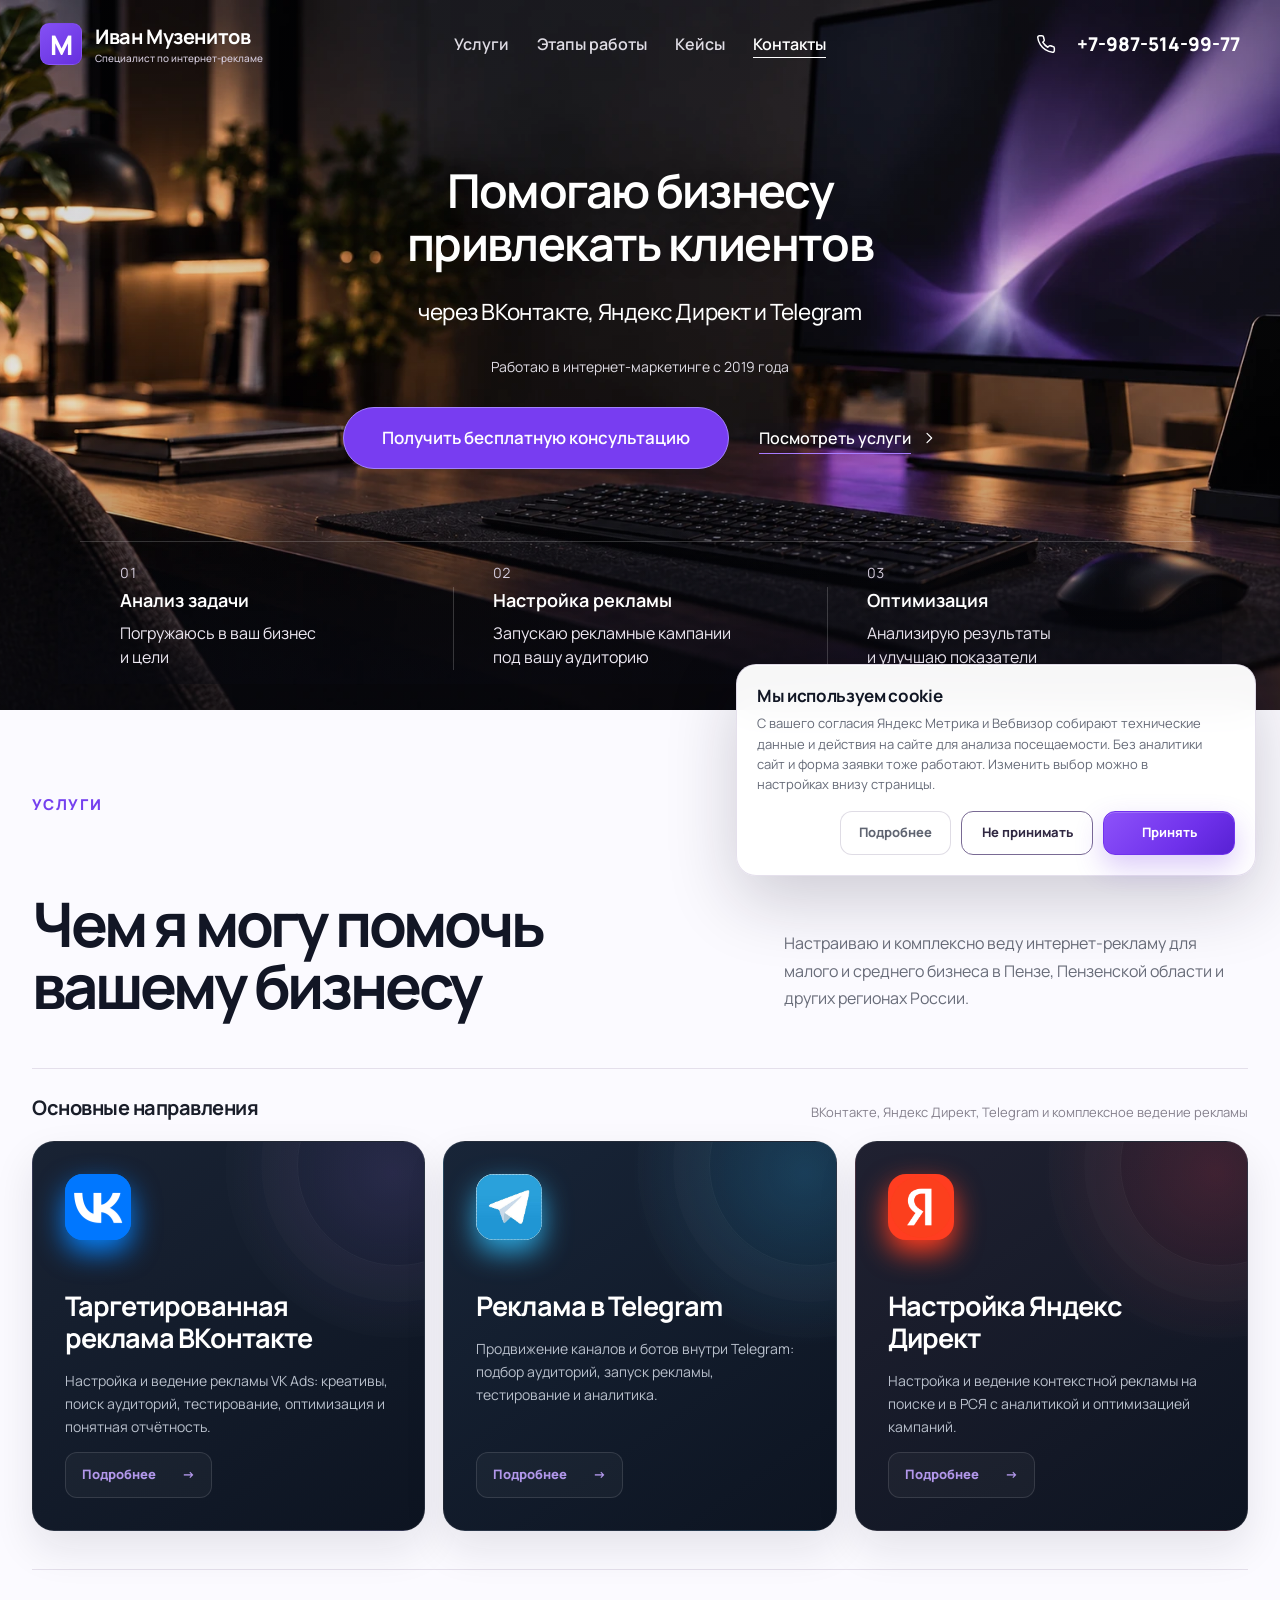
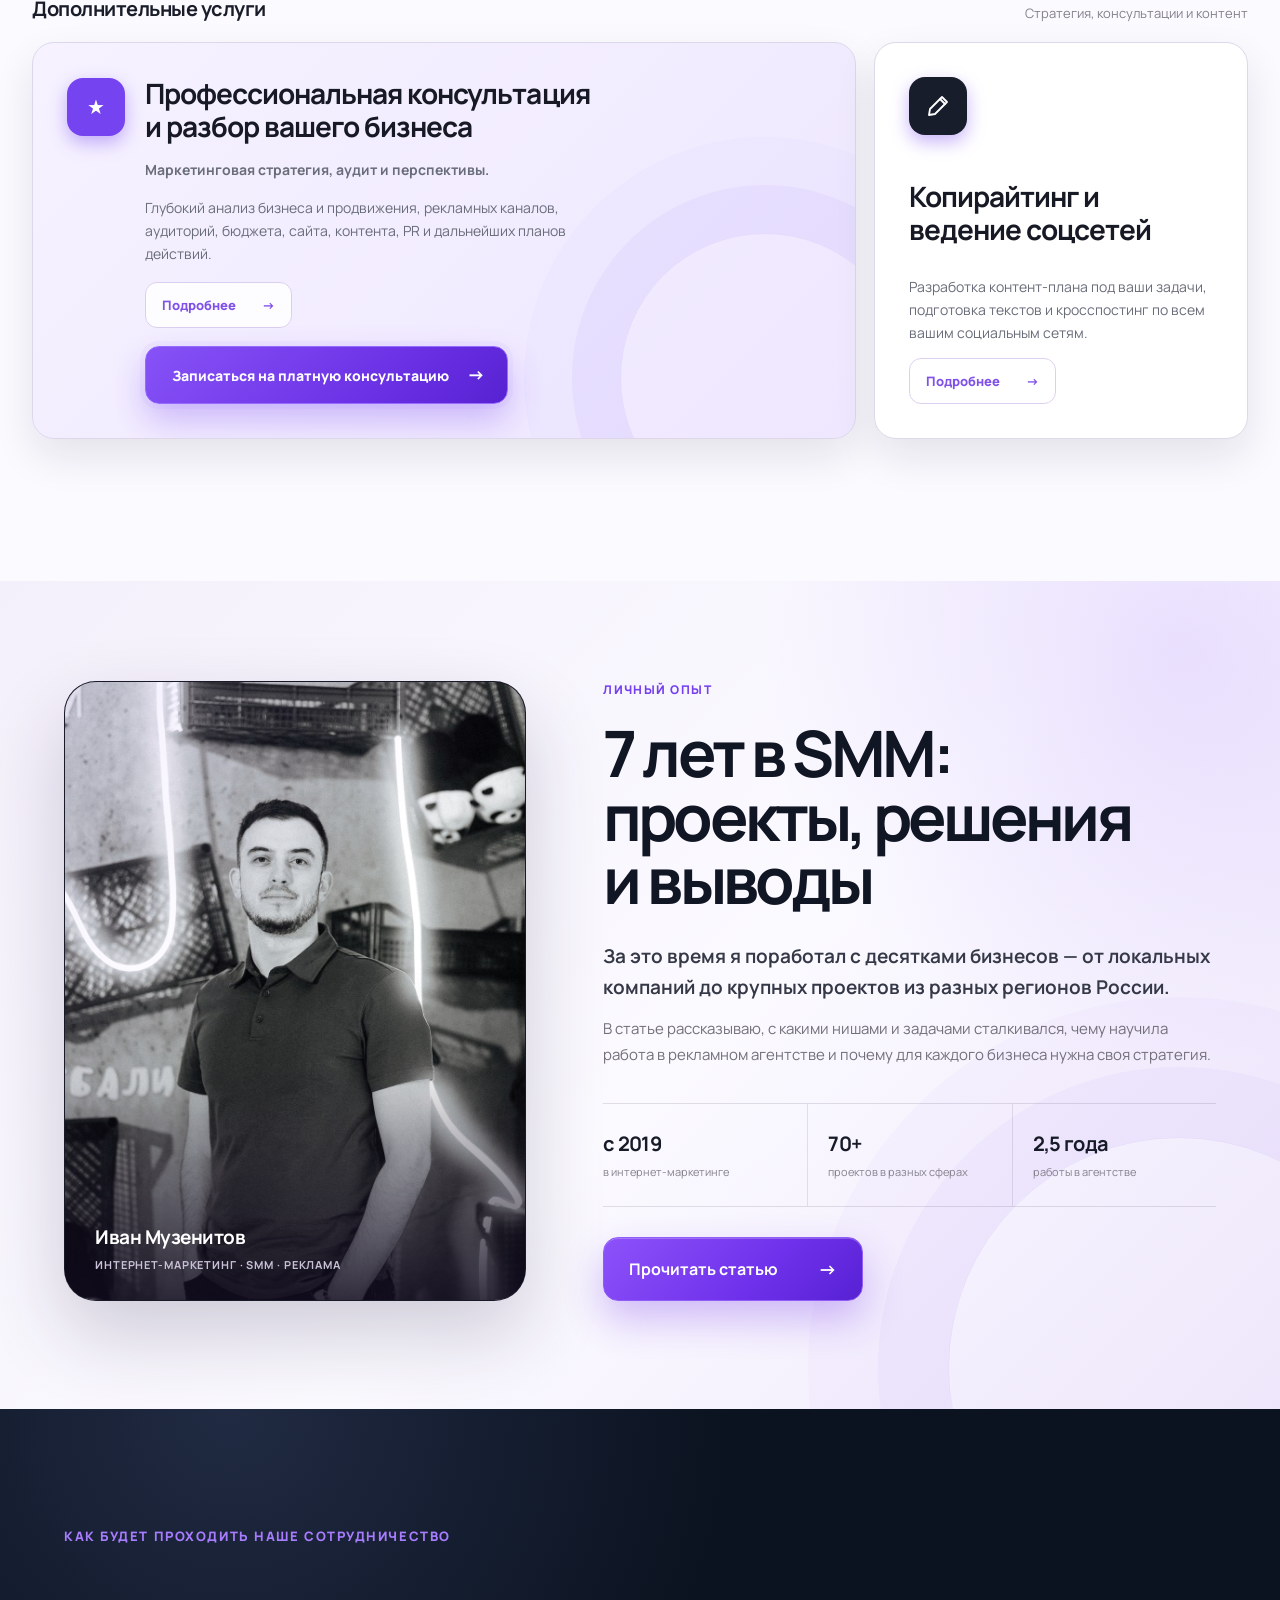
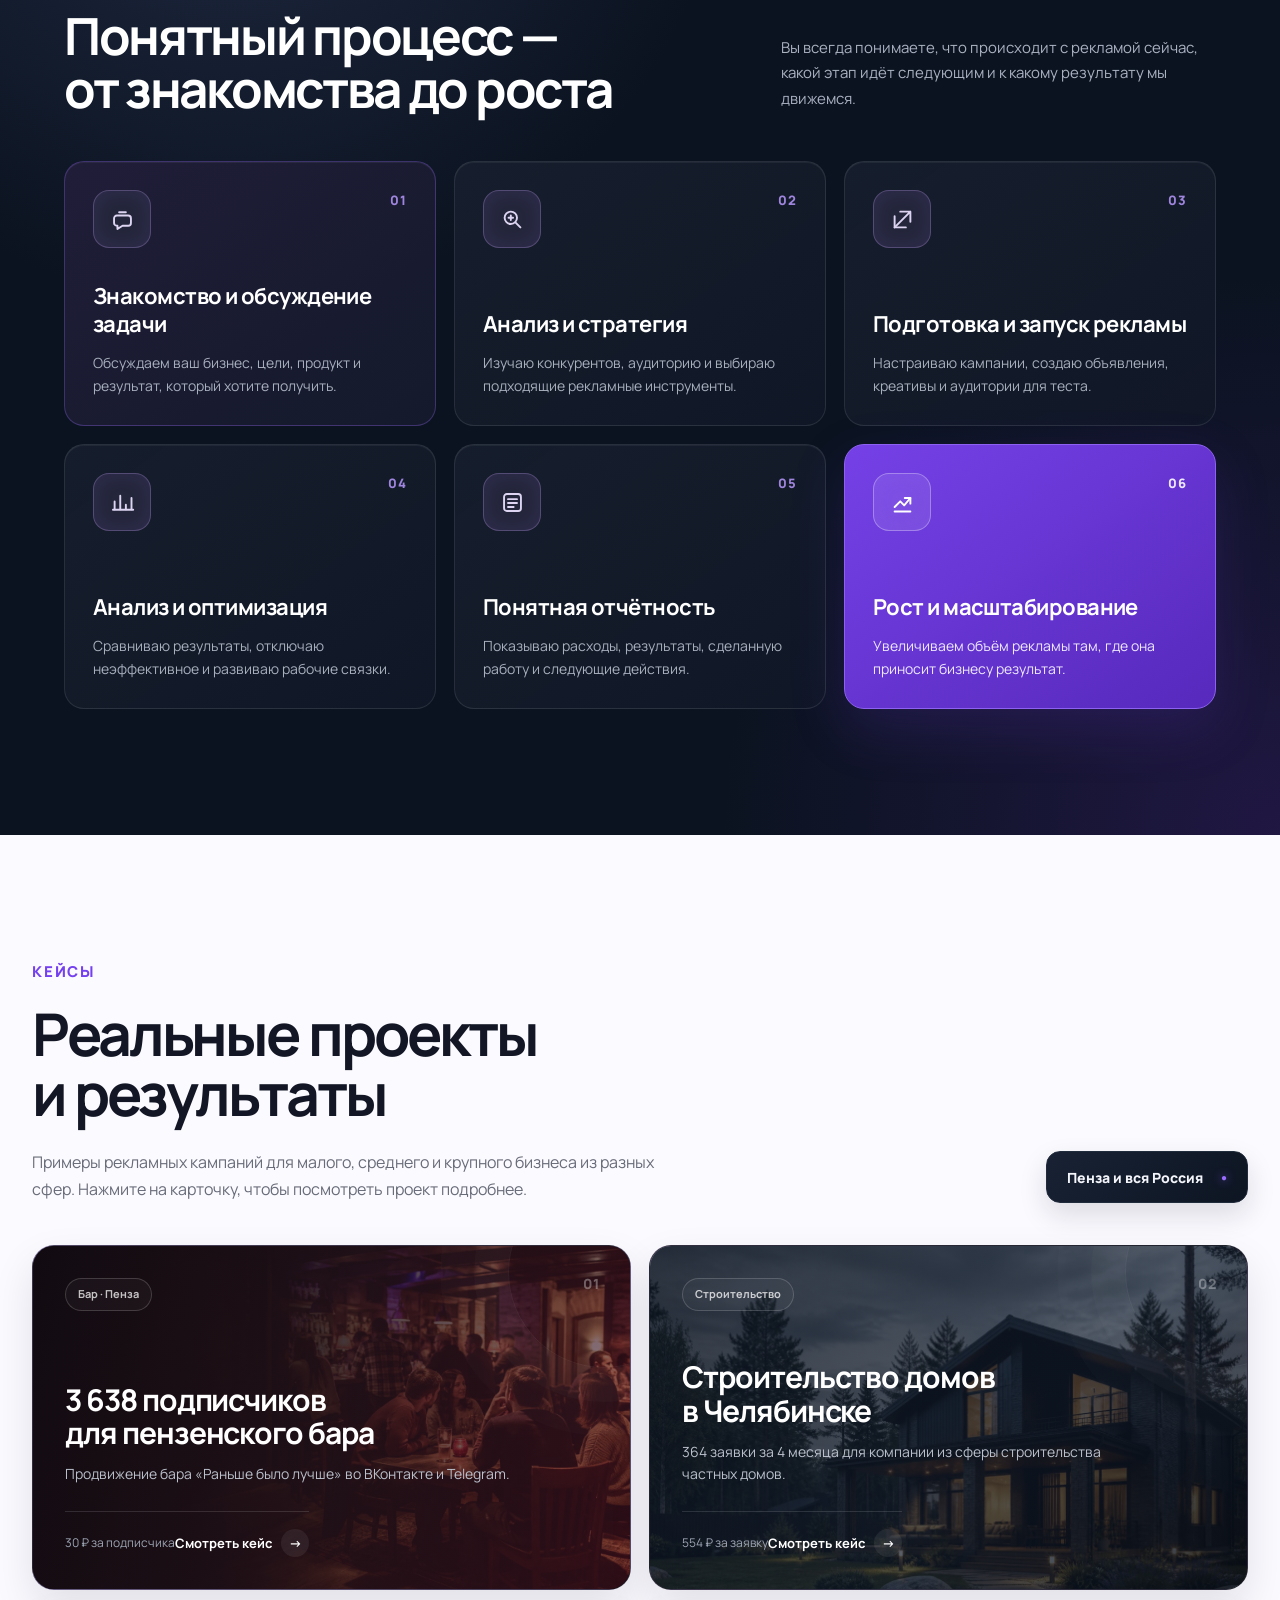
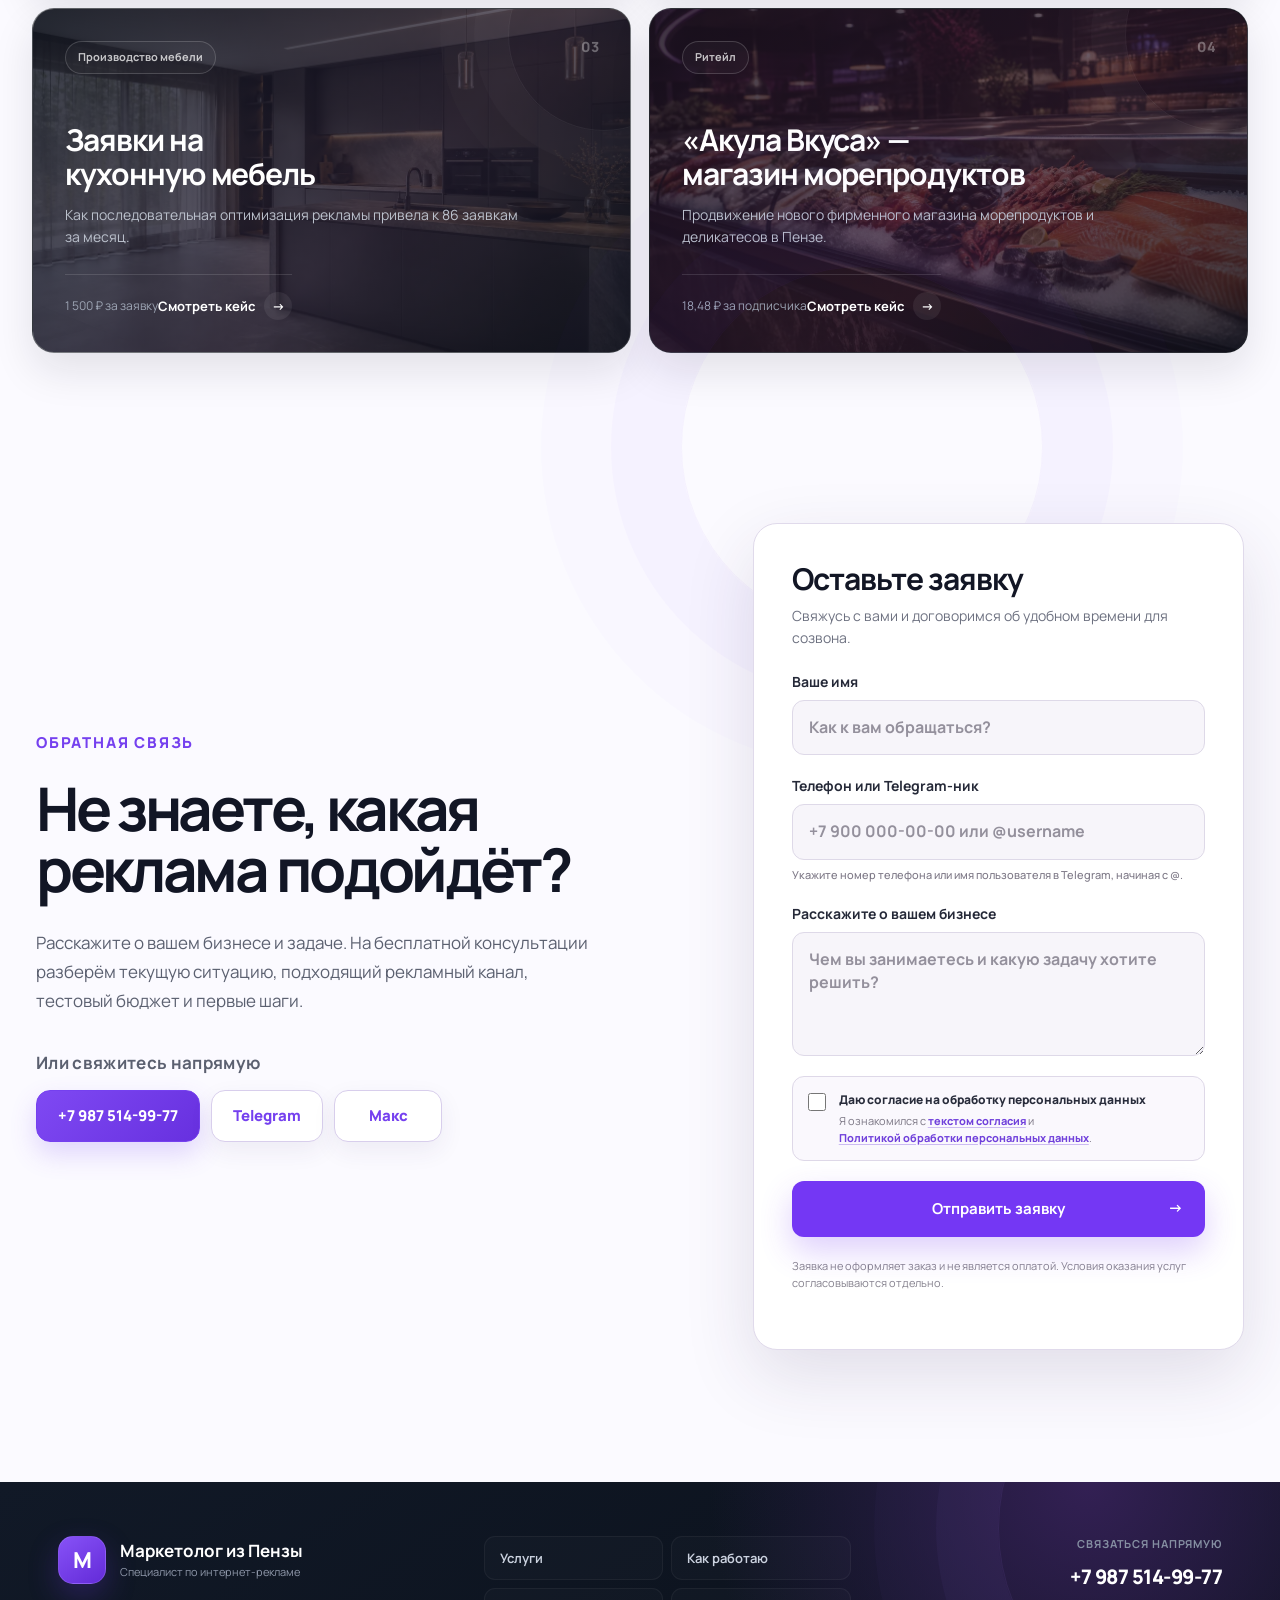
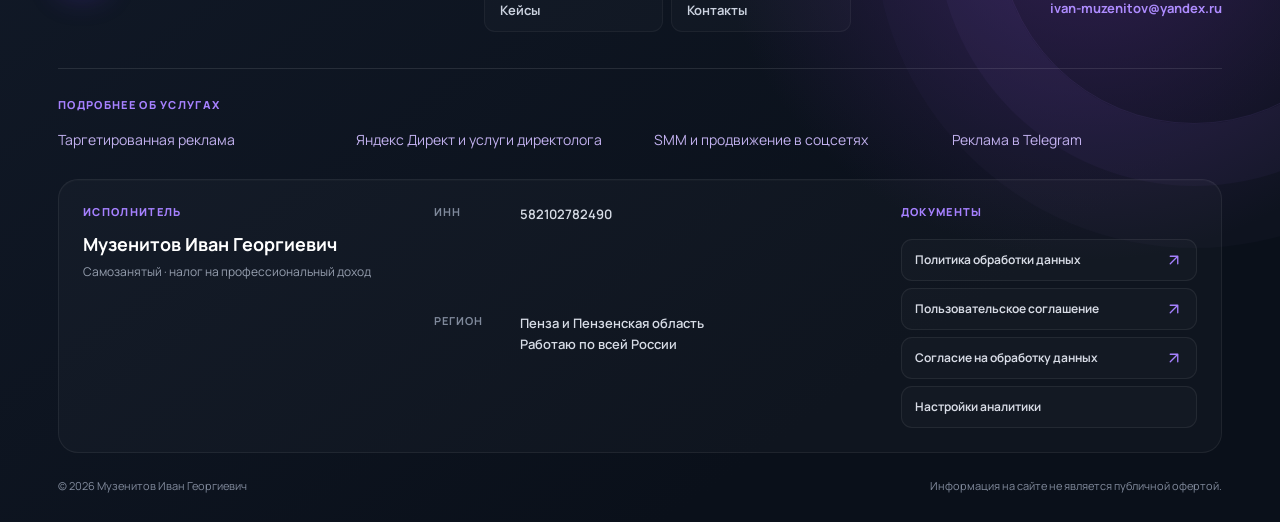
<file: index.html>
<!doctype html>
<html lang="ru">
<head>
  <meta charset="UTF-8">
  <meta name="viewport" content="width=device-width, initial-scale=1.0">
  <meta name="description" content="Настройка и ведение интернет-рекламы для малого и среднего бизнеса в Пензе и по всей России. ВКонтакте, Яндекс Директ, Telegram и бесплатная консультация.">
  <meta name="robots" content="index, follow, max-image-preview:large, max-snippet:-1, max-video-preview:-1">
  <meta name="author" content="Музенитов Иван Георгиевич">
  <meta name="theme-color" content="#101724">
  <link rel="canonical" href="https://marketolog-penza.ru/">
  <meta property="og:locale" content="ru_RU">
  <meta property="og:type" content="website">
  <meta property="og:site_name" content="Маркетолог из Пензы">
  <meta property="og:title" content="Специалист по интернет-рекламе в Пензе — Иван Музенитов">
  <meta property="og:description" content="Таргетированная реклама ВКонтакте, Яндекс Директ, Telegram и комплексное ведение рекламы для бизнеса. Бесплатная консультация.">
  <meta property="og:url" content="https://marketolog-penza.ru/">
  <meta property="og:image" content="https://marketolog-penza.ru/images/hero-laptop-analytics-v6-clean.webp">
  <meta property="og:image:alt" content="Аналитика рекламных кампаний специалиста по интернет-рекламе">
  <meta name="twitter:card" content="summary_large_image">
  <meta name="twitter:title" content="Специалист по интернет-рекламе в Пензе — Иван Музенитов">
  <meta name="twitter:description" content="Настройка и ведение рекламы ВКонтакте, Яндекс Директ и Telegram для бизнеса.">
  <meta name="twitter:image" content="https://marketolog-penza.ru/images/hero-laptop-analytics-v6-clean.webp">
  <link rel="icon" href="https://marketolog-penza.ru/favicon.svg" type="image/svg+xml" sizes="any">
  <link rel="alternate icon" href="https://marketolog-penza.ru/favicon.ico" type="image/x-icon">
  <link rel="apple-touch-icon" href="https://marketolog-penza.ru/apple-touch-icon.png" sizes="180x180">
  <link rel="preload" as="image" href="images/hero-workspace-cinematic-v1.webp" type="image/webp" fetchpriority="high">
  <link rel="preload" as="font" href="fonts/manrope-variable.ttf" type="font/ttf" crossorigin>
  <title>Специалист по интернет-рекламе в Пензе — Иван Музенитов</title>
  <link rel="stylesheet" href="font.css?v=20260829-prelaunch1">
  <link rel="stylesheet" href="style.css?v=20260829-prelaunch1">
  <link rel="stylesheet" href="reference.css?v=20260829-prelaunch1">
  <link rel="stylesheet" href="continuous.css?v=20261022-privacy1">
  <link rel="stylesheet" href="seo-services.css?v=20261006-footer1">
  <link rel="stylesheet" href="hero-cinematic.css?v=20261022-1">
  <link rel="stylesheet" href="hero-cinematic-split.css?v=20261022-2">
  <link rel="stylesheet" href="hero-cinematic-polish.css?v=20261022-1">
  <script src="hero-cinematic-motion.js?v=20261022-1" defer></script>
  <script>if(new URLSearchParams(location.search).get('preview')==='cinematic-left')document.documentElement.dataset.heroLayout='split';</script>
  <script type="application/ld+json">
  {
    "@context": "https://schema.org",
    "@graph": [
      {
        "@type": "Person",
        "@id": "https://marketolog-penza.ru/#person",
        "name": "Музенитов Иван Георгиевич",
        "url": "https://marketolog-penza.ru/",
        "jobTitle": "Специалист по интернет-рекламе",
        "image": "https://marketolog-penza.ru/images/ivan-muzenitov-smm.jpg",
        "email": "mailto:ivan-muzenitov@yandex.ru",
        "telephone": "+7-987-514-99-77",
        "address": {
          "@type": "PostalAddress",
          "addressLocality": "Пенза",
          "addressRegion": "Пензенская область",
          "addressCountry": "RU"
        },
        "knowsAbout": [
          "Таргетированная реклама ВКонтакте",
          "Яндекс Директ",
          "Реклама в Telegram",
          "Интернет-маркетинг",
          "Маркетинговый аудит",
          "Копирайтинг",
          "Ведение социальных сетей"
        ],
        "sameAs": [
          "https://t.me/penzatut",
          "https://max.ru/u/f9LHodD0cOI6moJ5_l5qgewkaPltUf2XHVLtxAoabsSk8i3A_e_SWyXuCgI"
        ],
        "subjectOf": [
          {"@id": "https://marketolog-penza.ru/#experience-article"},
          {"@id": "https://marketolog-penza.ru/#bar-case-article"}
        ]
      },
      {
        "@type": "ProfessionalService",
        "@id": "https://marketolog-penza.ru/#service",
        "name": "Маркетолог из Пензы",
        "url": "https://marketolog-penza.ru/",
        "founder": {"@id": "https://marketolog-penza.ru/#person"},
        "telephone": "+7-987-514-99-77",
        "email": "ivan-muzenitov@yandex.ru",
        "areaServed": [
          {"@type": "AdministrativeArea", "name": "Пензенская область"},
          {"@type": "Country", "name": "Россия"}
        ],
        "serviceType": [
          "Таргетированная реклама ВКонтакте",
          "Настройка и ведение Яндекс Директ",
          "Комплексное ведение рекламы",
          "Реклама в Telegram",
          "Профессиональная маркетинговая консультация",
          "Маркетинговый аудит",
          "Копирайтинг",
          "Ведение социальных сетей"
        ],
        "priceRange": "По договорённости"
      },
      {
        "@type": "WebSite",
        "@id": "https://marketolog-penza.ru/#website",
        "url": "https://marketolog-penza.ru/",
        "name": "Маркетолог из Пензы",
        "inLanguage": "ru-RU",
        "publisher": {"@id": "https://marketolog-penza.ru/#person"}
      },
      {
        "@type": "WebPage",
        "@id": "https://marketolog-penza.ru/#webpage",
        "url": "https://marketolog-penza.ru/",
        "name": "Специалист по интернет-рекламе в Пензе — Иван Музенитов",
        "description": "Настройка и ведение интернет-рекламы для бизнеса в Пензе и по всей России: ВКонтакте, Яндекс Директ и Telegram.",
        "isPartOf": {"@id": "https://marketolog-penza.ru/#website"},
        "about": [
          {"@id": "https://marketolog-penza.ru/#person"},
          {"@id": "https://marketolog-penza.ru/#service"}
        ],
        "hasPart": [
          {"@id": "https://marketolog-penza.ru/#experience-article"},
          {"@id": "https://marketolog-penza.ru/#bar-case-article"}
        ],
        "inLanguage": "ru-RU"
      },
      {
        "@type": "Article",
        "@id": "https://marketolog-penza.ru/#experience-article",
        "url": "https://marketolog-penza.ru/#experience",
        "headline": "7 лет в SMM: проекты, ниши и опыт",
        "description": "Личный опыт Ивана Музенитова в интернет-маркетинге с 2019 года: проекты, рекламные задачи, работа в агентстве и выводы о продвижении бизнеса.",
        "articleSection": "Личный опыт",
        "keywords": [
          "опыт в SMM",
          "специалист по интернет-рекламе",
          "маркетолог Пенза",
          "продвижение бизнеса"
        ],
        "image": {
          "@type": "ImageObject",
          "url": "https://marketolog-penza.ru/images/ivan-muzenitov-smm.jpg",
          "width": 1000,
          "height": 1500,
          "caption": "Иван Музенитов — специалист по интернет-рекламе и SMM"
        },
        "author": {"@id": "https://marketolog-penza.ru/#person"},
        "publisher": {"@id": "https://marketolog-penza.ru/#person"},
        "isPartOf": {"@id": "https://marketolog-penza.ru/#webpage"},
        "mainEntityOfPage": {"@id": "https://marketolog-penza.ru/#webpage"},
        "inLanguage": "ru-RU",
        "dateModified": "2026-08-29"
      },
      {
        "@type": "Article",
        "@id": "https://marketolog-penza.ru/#bar-case-article",
        "url": "https://marketolog-penza.ru/#bar-case",
        "headline": "3 638 подписчиков для пензенского бара по 30 рублей",
        "description": "Кейс продвижения пензенского бара «Раньше было лучше» во ВКонтакте и Telegram: 3 638 подписчиков из VK Ads, 1 938 575 показов и конверсия 40,6%.",
        "articleSection": "Кейсы",
        "keywords": [
          "реклама бара",
          "продвижение ВКонтакте",
          "VK Ads",
          "реклама в Telegram",
          "таргетолог Пенза"
        ],
        "image": {
          "@type": "ImageObject",
          "url": "https://marketolog-penza.ru/images/case-rbl-generated-cover.webp",
          "width": 1440,
          "height": 960,
          "caption": "Кейс продвижения пензенского бара во ВКонтакте и Telegram"
        },
        "author": {"@id": "https://marketolog-penza.ru/#person"},
        "publisher": {"@id": "https://marketolog-penza.ru/#person"},
        "isPartOf": {"@id": "https://marketolog-penza.ru/#webpage"},
        "mainEntityOfPage": {"@id": "https://marketolog-penza.ru/#webpage"},
        "contentLocation": {
          "@type": "City",
          "name": "Пенза"
        },
        "inLanguage": "ru-RU",
        "dateModified": "2026-08-29"
      }
    ]
  }
  </script>
</head>
<body class="homepage-cinematic">
  <header class="header">
    <a class="brand" href="#top" aria-label="На главную"><span class="brand-mark">M</span><span class="brand-copy"><strong>Иван Музенитов</strong><small>Специалист по интернет-рекламе</small></span></a>
    <button class="menu-toggle" type="button" aria-expanded="false" aria-controls="nav">Меню</button>
    <nav class="nav" id="nav" aria-label="Основная навигация">
      <a href="#services">Услуги</a><a href="#process">Этапы работы</a><a href="#cases">Кейсы</a><a href="#contact">Контакты</a>
    </nav>
    <a class="phone" href="tel:+79875149977"><span class="phone-icon" aria-hidden="true"><svg width="20" height="20" viewBox="0 0 24 24" fill="none" stroke="currentColor" stroke-width="1.8" stroke-linecap="round" stroke-linejoin="round" focusable="false"><path d="M22 16.92v3a2 2 0 0 1-2.18 2 19.79 19.79 0 0 1-8.63-3.07 19.5 19.5 0 0 1-6-6 19.79 19.79 0 0 1-3.07-8.67A2 2 0 0 1 4.11 2h3a2 2 0 0 1 2 1.72c.12.96.35 1.9.69 2.79a2 2 0 0 1-.45 2.11L8.09 9.89a16 16 0 0 0 6 6l1.27-1.27a2 2 0 0 1 2.11-.45c.89.34 1.83.57 2.79.69A2 2 0 0 1 22 16.92Z"/></svg></span><span class="phone-number">+7-987-514-99-77</span><span class="phone-arrow" aria-hidden="true">→</span></a>
  </header>

  <main id="top">
    <section class="hero section hero-cinematic" aria-labelledby="hero-title">
      <img class="hero-cinematic-background" src="images/hero-workspace-cinematic-v1.webp" alt="" width="1859" height="846" fetchpriority="high" decoding="async">
      <div class="hero-cinematic-inner">
        <div class="hero-cinematic-copy">
          <h1 id="hero-title">Помогаю бизнесу<br> привлекать клиентов</h1>
          <p class="hero-cinematic-lead">через ВКонтакте, Яндекс Директ и Telegram</p>
          <p class="hero-cinematic-experience">Работаю в интернет-маркетинге с 2019 года</p>
          <div class="hero-cinematic-actions">
            <a class="hero-cinematic-cta" href="#contact"><span>Получить бесплатную консультацию</span></a>
            <a class="hero-cinematic-secondary" href="#services">Посмотреть услуги <svg aria-hidden="true" width="16" height="16" viewBox="0 0 24 24" fill="none" stroke="currentColor" stroke-width="1.8" stroke-linecap="round" stroke-linejoin="round"><path d="m9 5 7 7-7 7"/></svg></a>
          </div>
        </div>
        <ul class="hero-cinematic-benefits" aria-label="Преимущества сотрудничества">
          <li><svg aria-hidden="true" viewBox="0 0 48 48" fill="none" stroke="currentColor" stroke-width="1.7" stroke-linecap="round" stroke-linejoin="round"><rect x="7" y="10" width="34" height="32" rx="4"/><path d="M7 20h34M16 5v10M32 5v10M16 27h.01M24 27h.01M32 27h.01M16 35h.01M24 35h.01M32 35h.01"/></svg><span>С 2019 года<br> в маркетинге</span></li>
          <li><svg aria-hidden="true" viewBox="0 0 48 48" fill="none" stroke="currentColor" stroke-width="1.7" stroke-linecap="round" stroke-linejoin="round"><path d="M39 22a17 17 0 1 1-13-15M31 22a9 9 0 1 1-9-7M22 24 37 9M34 5v8h8"/></svg><span>Подбор каналов<br> под задачу</span></li>
          <li><svg aria-hidden="true" viewBox="0 0 48 48" fill="none" stroke="currentColor" stroke-width="1.7" stroke-linecap="round" stroke-linejoin="round"><path d="M28 5H12a4 4 0 0 0-4 4v30a4 4 0 0 0 4 4h24a4 4 0 0 0 4-4V17L28 5Z"/><path d="M28 5v12h12M16 24h8M16 31h16M16 37h10"/></svg><span>Понятная<br> отчётность</span></li>
        </ul>
        <ol class="hero-cinematic-process" aria-label="Подход к работе">
          <li><span class="hero-cinematic-number" aria-hidden="true">01</span><div><h2>Анализ задачи</h2><p>Погружаюсь в ваш бизнес<br>и цели</p></div></li>
          <li><span class="hero-cinematic-number" aria-hidden="true">02</span><div><h2>Настройка рекламы</h2><p>Запускаю рекламные кампании<br>под вашу аудиторию</p></div></li>
          <li><span class="hero-cinematic-number" aria-hidden="true">03</span><div><h2>Оптимизация</h2><p>Анализирую результаты<br>и улучшаю показатели</p></div></li>
        </ol>
      </div>
    </section>

    <section class="services section" id="services">
      <div class="section-heading"><p class="eyebrow">Услуги</p><h2>Чем я могу помочь<br>вашему бизнесу</h2><p>Настраиваю и комплексно веду интернет-рекламу для малого и среднего бизнеса в Пензе, Пензенской области и других регионах России.</p></div>
      <div class="service-group-head"><h3>Основные направления</h3><p>ВКонтакте, Яндекс Директ, Telegram и комплексное ведение рекламы</p></div>
      <div class="service-grid main-services">
        <article class="service-card dark"><div class="service-icon vk"><img src="images/vk-logo.webp" alt="Логотип ВКонтакте"></div><h3>Таргетированная реклама ВКонтакте</h3><p>Настройка и ведение рекламы VK Ads: креативы, поиск аудиторий, тестирование, оптимизация и понятная отчётность.</p><button class="details" data-service="vk">Подробнее <span>→</span></button></article>
        <article class="service-card purple"><div class="service-icon tg"><img src="images/telegram-logo.jpg" alt="Логотип Telegram"></div><h3>Реклама в Telegram</h3><p>Продвижение каналов и ботов внутри Telegram: подбор аудиторий, запуск рекламы, тестирование и аналитика.</p><button class="details" data-service="tg">Подробнее <span>→</span></button></article>
        <article class="service-card dark"><div class="service-icon ya"><img src="images/yandex-logo.webp" alt="Логотип Яндекса"></div><h3>Настройка Яндекс Директ</h3><p>Настройка и ведение контекстной рекламы на поиске и в РСЯ с аналитикой и оптимизацией кампаний.</p><button class="details" data-service="yandex">Подробнее <span>→</span></button></article>
      </div>
      <div class="service-group-head secondary-head"><h3>Дополнительные услуги</h3><p>Стратегия, консультации и контент</p></div>
      <div class="service-grid secondary-services">
        <article class="service-card light wide"><div class="mini-service-icon">★</div><h3>Профессиональная консультация<br>и разбор вашего бизнеса</h3><p class="accent-text">Маркетинговая стратегия, аудит и перспективы.</p><p>Глубокий анализ бизнеса и продвижения, рекламных каналов, аудиторий, бюджета, сайта, контента, PR и дальнейших планов действий.</p><button class="details" data-service="audit">Подробнее <span>→</span></button><a class="button paid-button" href="#contact">Записаться на платную консультацию</a><span class="consult-decor" aria-hidden="true"></span></article>
        <article class="service-card image-card"><div class="mini-service-icon" aria-hidden="true"><svg width="24" height="24" viewBox="0 0 24 24" fill="none" stroke="currentColor" stroke-width="1.8" stroke-linecap="round" stroke-linejoin="round"><path d="m16 3 5 5-12 12-6 1 1-6Z"/><path d="m14 5 5 5"/></svg></div><div><h3>Копирайтинг и<br>ведение соцсетей</h3><p>Разработка контент-плана под ваши задачи, подготовка текстов и кросспостинг по всем вашим социальным сетям.</p><button class="details" data-service="copywriting">Подробнее <span>→</span></button></div></article>
      </div>
    </section>

    <section class="experience-feature" id="experience" aria-labelledby="experience-feature-title">
      <div class="experience-feature-inner">
        <figure class="experience-feature-visual">
          <img src="images/ivan-muzenitov-smm.jpg" alt="Иван Музенитов — специалист по интернет-рекламе и SMM" width="1000" height="1500" loading="lazy" decoding="async">
          <figcaption><strong>Иван Музенитов</strong><span>Интернет-маркетинг · SMM · реклама</span></figcaption>
        </figure>
        <div class="experience-feature-copy">
          <p class="eyebrow">Личный опыт</p>
          <h2 id="experience-feature-title">7 лет в SMM:<br>проекты, решения<br>и выводы</h2>
          <p class="experience-feature-lead">За это время я поработал с десятками бизнесов — от локальных компаний до крупных проектов из разных регионов России.</p>
          <p class="experience-feature-text">В статье рассказываю, с какими нишами и задачами сталкивался, чему научила работа в рекламном агентстве и почему для каждого бизнеса нужна своя стратегия.</p>
          <div class="experience-feature-facts" aria-label="Опыт в цифрах">
            <div><strong>с 2019</strong><span>в интернет-маркетинге</span></div>
            <div><strong>70+</strong><span>проектов в разных сферах</span></div>
            <div><strong>2,5 года</strong><span>работы в агентстве</span></div>
          </div>
          <button class="button experience-feature-button" type="button" data-experience aria-haspopup="dialog" aria-controls="experience-modal">Прочитать статью <span>→</span></button>
        </div>
      </div>
    </section>

    <section class="process" id="process">
      <div class="section process-inner"><div class="section-heading invert"><p class="eyebrow">Как будет проходить наше сотрудничество</p><h2>Понятный процесс —<br>от знакомства до роста</h2><p class="process-lead">Вы всегда понимаете, что происходит с рекламой сейчас, какой этап идёт следующим и к какому результату мы движемся.</p></div>
        <ol class="steps">
          <li><i class="step-icon" aria-hidden="true"><svg viewBox="0 0 24 24"><path d="M7 8.5h10A2.5 2.5 0 0 1 19.5 11v4A2.5 2.5 0 0 1 17 17.5h-5l-4.5 3v-3H7A2.5 2.5 0 0 1 4.5 15v-4A2.5 2.5 0 0 1 7 8.5Z"/><path d="M9 5.5h6"/></svg></i><span>01</span><div><h3>Знакомство и обсуждение задачи</h3><p>Обсуждаем ваш бизнес, цели, продукт и результат, который хотите получить.</p></div></li>
          <li><i class="step-icon" aria-hidden="true"><svg viewBox="0 0 24 24"><circle cx="10.5" cy="10.5" r="5.5"/><path d="m15 15 4 4M8.5 10.5h4M10.5 8.5v4"/></svg></i><span>02</span><div><h3>Анализ и стратегия</h3><p>Изучаю конкурентов, аудиторию и выбираю подходящие рекламные инструменты.</p></div></li>
          <li><i class="step-icon" aria-hidden="true"><svg viewBox="0 0 24 24"><path d="M5 19 19 5M10 5h9v9"/><path d="M5 9v10h10"/></svg></i><span>03</span><div><h3>Подготовка и запуск рекламы</h3><p>Настраиваю кампании, создаю объявления, креативы и аудитории для теста.</p></div></li>
          <li><i class="step-icon" aria-hidden="true"><svg viewBox="0 0 24 24"><path d="M5 18V11M10 18V6M15 18v-4M20 18V8"/><path d="M3.5 18.5h18"/></svg></i><span>04</span><div><h3>Анализ и оптимизация</h3><p>Сравниваю результаты, отключаю неэффективное и развиваю рабочие связки.</p></div></li>
          <li><i class="step-icon" aria-hidden="true"><svg viewBox="0 0 24 24"><path d="M7 4.5h10A2.5 2.5 0 0 1 19.5 7v10A2.5 2.5 0 0 1 17 19.5H7A2.5 2.5 0 0 1 4.5 17V7A2.5 2.5 0 0 1 7 4.5Z"/><path d="M8 9h8M8 12.5h8M8 16h5"/></svg></i><span>05</span><div><h3>Понятная отчётность</h3><p>Показываю расходы, результаты, сделанную работу и следующие действия.</p></div></li>
          <li><i class="step-icon" aria-hidden="true"><svg viewBox="0 0 24 24"><path d="m5 16 5-5 3.5 3.5L19 8"/><path d="M14 8h5v5"/><path d="M5 20h14"/></svg></i><span>06</span><div><h3>Рост и масштабирование</h3><p>Увеличиваем объём рекламы там, где она приносит бизнесу результат.</p></div></li>
        </ol>
      </div>
    </section>

    <section class="cases section" id="cases">
      <div class="section-heading row"><div><p class="eyebrow">Кейсы</p><h2>Реальные проекты<br>и результаты</h2><p class="cases-lead">Примеры рекламных кампаний для малого, среднего и крупного бизнеса из разных сфер. Нажмите на карточку, чтобы посмотреть проект подробнее.</p></div><span class="all-cases case-count">Пенза и вся Россия <span>●</span></span></div>
      <div class="case-grid">
        <button class="case-card case-purple case-rbl-cover" id="bar-case" type="button" data-bar-case aria-haspopup="dialog" aria-controls="bar-modal"><span class="case-index">01</span><span class="case-tag">Бар · Пенза</span><div class="case-body"><h3>3 638 подписчиков<br>для пензенского бара</h3><p>Продвижение бара «Раньше было лучше» во ВКонтакте и Telegram.</p></div><div class="case-metrics"><span>30 ₽ за подписчика</span><strong>Смотреть кейс <b>→</b></strong></div></button>
        <button class="case-card case-dark case-construction-cover" type="button" data-case="chelyabinsk" aria-haspopup="dialog"><span class="case-index">02</span><span class="case-tag">Строительство</span><div class="case-body"><h3>Строительство домов<br>в Челябинске</h3><p>364 заявки за 4 месяца для компании из сферы строительства частных домов.</p></div><div class="case-metrics"><span>554 ₽ за заявку</span><strong>Смотреть кейс <b>→</b></strong></div></button>
        <button class="case-card case-light case-kitchen-cover" type="button" data-kitchen-case aria-haspopup="dialog"><span class="case-index">03</span><span class="case-tag">Производство мебели</span><div class="case-body"><h3>Заявки на<br>кухонную мебель</h3><p>Как последовательная оптимизация рекламы привела к 86 заявкам за месяц.</p></div><div class="case-metrics"><span>1 500 ₽ за заявку</span><strong>Смотреть кейс <b>→</b></strong></div></button>
        <button class="case-card case-image case-seafood-cover" type="button" data-seafood-case aria-haspopup="dialog"><span class="case-index">04</span><span class="case-tag">Ритейл</span><div class="case-body"><h3>«Акула Вкуса» —<br>магазин морепродуктов</h3><p>Продвижение нового фирменного магазина морепродуктов и деликатесов в Пензе.</p></div><div class="case-metrics"><span>18,48 ₽ за подписчика</span><strong>Смотреть кейс <b>→</b></strong></div></button>
      </div>
    </section>

    <section class="contact section" id="contact">
      <div class="contact-copy">
        <p class="eyebrow">Обратная связь</p>
        <h2>Не знаете, какая<br>реклама подойдёт?</h2>
        <p class="contact-intro">Расскажите о вашем бизнесе и задаче. На бесплатной консультации разберём текущую ситуацию, подходящий рекламный канал, тестовый бюджет и первые шаги.</p>
        <p class="contact-direct">Или свяжитесь напрямую</p>
        <div class="contact-links">
          <a class="contact-phone" href="tel:+79875149977">+7 987 514-99-77</a>
          <a class="contact-messenger" href="https://t.me/penzatut" target="_blank" rel="noopener noreferrer" aria-label="Написать в Telegram">Telegram</a>
          <a class="contact-messenger" href="https://max.ru/u/f9LHodD0cOI6moJ5_l5qgewkaPltUf2XHVLtxAoabsSk8i3A_e_SWyXuCgI" target="_blank" rel="noopener noreferrer" aria-label="Написать в Макс">Макс</a>
        </div>
      </div>
      <form class="form" id="lead-form">
        <div class="form-heading"><h3>Оставьте заявку</h3><p>Свяжусь с вами и договоримся об удобном времени для созвона.</p></div>
        <label>Ваше имя<input class="ym-disable-keys" name="name" type="text" autocomplete="name" minlength="2" maxlength="80" placeholder="Как к вам обращаться?" required></label>
        <label>Телефон или Telegram-ник<input class="ym-disable-keys" name="contact" type="text" inputmode="text" autocomplete="off" autocapitalize="none" spellcheck="false" minlength="3" maxlength="100" placeholder="+7 900 000-00-00 или @username" aria-describedby="contact-hint" required><small class="form-hint" id="contact-hint">Укажите номер телефона или имя пользователя в Telegram, начиная с @.</small></label>
        <label>Расскажите о вашем бизнесе<textarea class="ym-disable-keys" name="message" rows="4" maxlength="2000" placeholder="Чем вы занимаетесь и какую задачу хотите решить?"></textarea></label>
        <div class="form-honeypot" aria-hidden="true"><label>Ваш сайт<input class="ym-disable-keys" name="website" type="text" tabindex="-1" autocomplete="off"></label></div>
        <div class="form-consent">
          <input id="personal-data-consent" name="personal_data_consent" type="checkbox" value="yes" required>
          <div>
            <label for="personal-data-consent">Даю согласие на обработку персональных данных</label>
            <p>Я ознакомился с <button type="button" data-legal-doc="consent">текстом согласия</button> и <button type="button" data-legal-doc="privacy">Политикой обработки персональных данных</button>.</p>
          </div>
        </div>
        <button class="button button-primary" type="submit">Отправить заявку <span>→</span></button>
        <small>Заявка не оформляет заказ и не является оплатой. Условия оказания услуг согласовываются отдельно.</small>
        <p class="form-status" role="status"></p>
      </form>
    </section>
  </main>

  <footer class="footer">
    <div class="footer-inner">
      <div class="footer-primary">
        <a class="footer-brand" href="#top" aria-label="Вернуться в начало страницы">
          <span class="footer-brand-mark">M</span>
          <span><strong>Маркетолог из Пензы</strong><small>Специалист по интернет-рекламе</small></span>
        </a>
        <nav class="footer-nav" aria-label="Навигация в подвале сайта">
          <a href="#services">Услуги</a>
          <a href="#process">Как работаю</a>
          <a href="#cases">Кейсы</a>
          <a href="#contact">Контакты</a>
        </nav>
        <div class="footer-contacts">
          <span>Связаться напрямую</span>
          <a class="footer-phone" href="tel:+79875149977">+7 987 514-99-77</a>
          <a class="footer-email" href="mailto:ivan-muzenitov@yandex.ru">ivan-muzenitov@yandex.ru</a>
        </div>
      </div>

      <nav class="footer-service-links" aria-label="Подробнее об услугах">
        <p class="footer-label">Подробнее об услугах</p>
        <div>
          <a href="targetirovannaya-reklama-penza.html">Таргетированная реклама</a>
          <a href="yandex-direct-penza.html">Яндекс Директ и услуги директолога</a>
          <a href="smm-penza.html">SMM и продвижение в соцсетях</a>
          <a href="reklama-telegram-penza.html">Реклама в Telegram</a>
        </div>
      </nav>

      <div class="footer-details">
        <section class="footer-identity" aria-label="Информация об исполнителе">
          <p class="footer-label">Исполнитель</p>
          <strong>Музенитов Иван Георгиевич</strong>
          <span>Самозанятый · налог на профессиональный доход</span>
        </section>
        <dl class="footer-requisites">
          <div><dt>ИНН</dt><dd>582102782490</dd></div>
          <div><dt>Регион</dt><dd>Пенза и Пензенская область<br>Работаю по всей России</dd></div>
        </dl>
        <div class="footer-documents">
          <p class="footer-label">Документы</p>
          <button type="button" data-legal-doc="privacy">Политика обработки данных <svg aria-hidden="true" width="18" height="18" viewBox="0 0 24 24" fill="none" stroke="#a681ff" stroke-width="1.8" stroke-linecap="round" stroke-linejoin="round"><path d="M7 17 17 7M7 7h10v10"/></svg></button>
          <button type="button" data-legal-doc="terms">Пользовательское соглашение <svg aria-hidden="true" width="18" height="18" viewBox="0 0 24 24" fill="none" stroke="#a681ff" stroke-width="1.8" stroke-linecap="round" stroke-linejoin="round"><path d="M7 17 17 7M7 7h10v10"/></svg></button>
          <button type="button" data-legal-doc="consent">Согласие на обработку данных <svg aria-hidden="true" width="18" height="18" viewBox="0 0 24 24" fill="none" stroke="#a681ff" stroke-width="1.8" stroke-linecap="round" stroke-linejoin="round"><path d="M7 17 17 7M7 7h10v10"/></svg></button>
        </div>
      </div>

      <div class="footer-bottom">
        <p>© <span id="year"></span> Музенитов Иван Георгиевич</p>
        <p>Информация на сайте не является публичной офертой.</p>
      </div>
    </div>
  </footer>

  <dialog class="modal" id="service-modal"><button class="modal-close" type="button" aria-label="Закрыть">×</button><div id="modal-content"></div><a class="button button-primary" href="#contact" id="modal-action">Оставить заявку</a></dialog>
  <dialog class="modal experience-modal" id="experience-modal" aria-labelledby="experience-title">
    <button class="modal-close experience-modal-close" type="button" aria-label="Закрыть статью">×</button>
    <header class="experience-modal-hero">
      <p class="experience-kicker">Опыт · SMM и интернет-маркетинг</p>
      <h2 id="experience-title">7 лет в SMM:<br>проекты, ниши и опыт</h2>
      <p>Работаю в интернет-маркетинге с 2019 года. За это время успел поработать с бизнесом из разных сфер и городов России, а 2,5 года провёл в крупном рекламном агентстве Пензы.</p>
      <div class="experience-facts">
        <div><strong>7 лет</strong><span>в интернет-маркетинге</span></div>
        <div><strong>2,5 года</strong><span>работы в агентстве</span></div>
        <div><strong>70+ проектов</strong><span>в различных сферах</span></div>
      </div>
    </header>

    <div class="experience-modal-content">
      <div class="experience-intro">
        <p class="case-content-label">Направления работы</p>
        <h3>С какими нишами и компаниями я работал</h3>
        <p>За годы работы проектов и задач было много. Ниже — основные направления и некоторые компании, которые удалось вспомнить.</p>
      </div>

      <div class="experience-groups">
        <section class="experience-group">
          <span class="experience-group-mark">01</span>
          <h4>Строительство и недвижимость</h4>
          <ul>
            <li>Строительство домов — более 10 проектов в разных городах России</li>
            <li>Натяжные потолки</li>
            <li>Риелторы и недвижимость</li>
            <li>Дизайнеры интерьера</li>
            <li>«Мастер Дом» и «Дива Керамика»</li>
          </ul>
        </section>

        <section class="experience-group">
          <span class="experience-group-mark">02</span>
          <h4>Производство и розничная торговля</h4>
          <ul>
            <li>Производство и продажа мебели — «Мебель Центр» в Москве и «МСК» в Пензе</li>
            <li>Пензенская кондитерская фабрика</li>
            <li>Магазины одежды и обуви</li>
            <li>Магазины электроники</li>
            <li>Цветочный магазин</li>
            <li>Гастроном морепродуктов и деликатесов «Акула Вкуса»</li>
          </ul>
        </section>

        <section class="experience-group">
          <span class="experience-group-mark">03</span>
          <h4>Медицина и частные специалисты</h4>
          <ul>
            <li>Ортопедический салон «Авионика»</li>
            <li>Реабилитационный центр «Дамиан» в Пензе</li>
            <li>Центр реабилитации в Волгограде</li>
            <li>Логопедия</li>
          </ul>
        </section>

        <section class="experience-group">
          <span class="experience-group-mark">04</span>
          <h4>Рестораны и развлечения</h4>
          <ul>
            <li>Доставка еды</li>
            <li>Рестораны в Пензе и других городах России, включая «Borjomi» и «Рестик»</li>
            <li>Бар «Раньше было лучше»</li>
            <li>Другие клубы, бары и рестораны России</li>
          </ul>
        </section>

        <section class="experience-group experience-group-wide">
          <span class="experience-group-mark">05</span>
          <h4>Другие проекты</h4>
          <ul>
            <li>Автосервисы и СТО</li>
            <li>Автоподбор</li>
            <li>Юридическая фирма «Каменская &amp; партнёры»</li>
            <li>Бизнес-клуб «Ресурс»</li>
          </ul>
        </section>
      </div>

      <section class="experience-conclusion">
        <p class="case-content-label">Главный вывод</p>
        <h3>У каждой ниши своя логика продвижения</h3>
        <p>Опыт в разных сферах научил меня не переносить одну рекламную схему из проекта в проект. Для каждого бизнеса важно отдельно разбираться в продукте, аудитории, цикле сделки и реальной задаче рекламы.</p>
      </section>

      <div class="experience-modal-footer">
        <p>Список отражает основные направления и не включает все проекты за семь лет работы.</p>
        <a class="button button-primary experience-modal-action" href="#contact">Обсудить ваш проект</a>
      </div>
    </div>
  </dialog>
  <dialog class="modal case-modal bar-modal" id="bar-modal" aria-labelledby="bar-case-title">
    <button class="modal-close case-modal-close bar-modal-close" type="button" aria-label="Закрыть кейс">×</button>
    <div class="case-modal-hero bar-modal-hero">
      <p class="case-modal-kicker">Кейс · Бар и развлечения</p>
      <div class="case-modal-heading">
        <div>
          <h2 id="bar-case-title">3 638 подписчиков<br>для пензенского бара</h2>
          <p>Как реклама во ВКонтакте и Telegram помогла повысить узнаваемость бара «Раньше было лучше» и собрать вокруг него свою аудиторию.</p>
        </div>
        <span class="case-period"><small>Статус проекта</small>Работа продолжается</span>
      </div>
      <div class="case-result-strip">
        <div><strong>3 638</strong><span>подписчиков из VK Ads</span></div>
        <div><strong>30 ₽</strong><span>средняя цена подписчика</span></div>
        <div><strong>VK + TG</strong><span>две рекламные площадки</span></div>
      </div>
    </div>

    <div class="case-modal-content">
      <section class="case-story-grid" aria-label="Описание проекта">
        <div>
          <p class="case-content-label">Задача</p>
          <h3>Набрать подписчиков и повысить узнаваемость бара</h3>
          <p>Нам было важно не просто увеличить цифру в сообществе, а привлечь живую аудиторию из Пензы — людей, которым близки атмосфера и формат заведения и которые могут стать постоянными гостями.</p>
        </div>
        <div>
          <p class="case-content-label">Результат</p>
          <h3>3 638 живых подписчиков из рекламы</h3>
          <p>Основной измеримый результат получили во ВКонтакте: пользователи вступали в сообщество непосредственно после объявлений в VK Ads. Средняя стоимость подписчика составила около 30 рублей.</p>
        </div>
      </section>

      <section class="case-numbers" aria-label="Показатели рекламной кампании бара">
        <div><span>Рекламный бюджет</span><strong>110 000 ₽</strong></div>
        <div><span>Показы рекламы</span><strong>1 938 575</strong></div>
        <div><span>Переходы</span><strong>8 961</strong></div>
        <div><span>Цена перехода</span><strong>12,29 ₽</strong></div>
        <div><span>Конверсия в подписку</span><strong>40,6%</strong></div>
        <div class="case-numbers-accent"><span>Подписчики</span><strong>3 638</strong></div>
      </section>

      <section class="case-timeline bar-creative-review" aria-labelledby="bar-creative-title">
        <div class="case-timeline-heading">
          <p class="case-content-label">Тестирование креативов</p>
          <h3 id="bar-creative-title">Какие форматы сработали лучше</h3>
        </div>
        <ol>
          <li><span>01</span><strong>«Народные» креативы</strong><p>Обычные фотографии без сложной обработки и текста снова показали высокую эффективность.</p></li>
          <li><span>02</span><strong>ИИ-ролик</strong><p>Видео, построенное на воспоминаниях из прошлого и душевной атмосфере, тоже дало хороший результат.</p></li>
          <li><span>03</span><strong>Рекламные баннеры</strong><p>Использовали стандартный формат для понятной подачи предложения и знакомства с заведением.</p></li>
          <li><span>04</span><strong>Видео с тусовок</strong><p>Как ни удивительно, именно этот естественный для бара формат показал самый слабый результат.</p></li>
        </ol>
      </section>

      <section class="case-proof" aria-labelledby="bar-proof-title">
        <div class="case-proof-heading">
          <div>
            <p class="case-content-label">Материалы проекта</p>
            <h3 id="bar-proof-title">Статистика и рекламные креативы</h3>
          </div>
          <p>Фактические показатели из VK Ads и примеры объявлений, которые использовались в кампании.</p>
        </div>
        <div class="case-proof-grid">
          <figure class="case-proof-card case-proof-wide bar-proof-stats">
            <img src="images/case-rbl-vk-ads-stats.png" alt="Статистика рекламной кампании бара Раньше было лучше в VK Ads" loading="lazy" decoding="async">
            <figcaption><span>Подтверждение результата</span>Сводная статистика кампаний в VK Ads</figcaption>
          </figure>
          <figure class="case-proof-card">
            <img src="images/case-rbl-creative-street.png" alt="Рекламное объявление бара Раньше было лучше с фотографией входа" loading="lazy" decoding="async">
            <figcaption><span>Креатив 01</span>Объявление с атмосферной фотографией входа</figcaption>
          </figure>
          <figure class="case-proof-card bar-proof-mobile">
            <img src="images/case-rbl-creative-banner.png" alt="Рекламный баннер пензенского бара Раньше было лучше" loading="lazy" decoding="async">
            <figcaption><span>Креатив 02</span>Баннер с позиционированием заведения</figcaption>
          </figure>
          <figure class="case-proof-card">
            <img src="images/case-rbl-video-party.png" alt="Кадр из рекламного видео с вечеринкой в баре Раньше было лучше" loading="lazy" decoding="async">
            <figcaption><span>Видео</span>Фрагмент ролика с тусовки</figcaption>
          </figure>
          <figure class="case-proof-card bar-proof-mobile">
            <img src="images/case-rbl-video-anniversary.png" alt="Рекламное видео к годовщине бара Раньше было лучше" loading="lazy" decoding="async">
            <figcaption><span>Видео</span>Вертикальный ролик к годовщине бара</figcaption>
          </figure>
        </div>
      </section>

      <section class="case-insight bar-insight">
        <div class="case-insight-mark">Р</div>
        <div>
          <p class="case-content-label">Позиционирование</p>
          <h3>Не пафосное заведение, а место для своих</h3>
          <p>«Раньше было лучше» — бар, где друзья собираются обсудить прошедшую неделю, вкусно поесть, выпить прохладных напитков, а затем спуститься вниз и потанцевать. Здесь нет ставки на дорогой ремонт и звёздных диджеев: всё по-свойски, уютно, тусовочно и немного олдскульно.</p>
          <p>Именно на этой атмосфере мы построили рекламную коммуникацию. Нам нужны были не случайные подписчики, а «свои» люди — будущие постоянные гости и часть большой барной семьи.</p>
        </div>
      </section>

      <section class="case-story-grid bar-channel-story" aria-label="Реклама в Telegram и дальнейшая работа">
        <div>
          <p class="case-content-label">Telegram</p>
          <h3>Охватили активную аудиторию Пензы</h3>
          <p>Рекламу запускали также в Telegram. Креативы несколько раз показали активной аудитории пензенских каналов: охватили заметные городские новостные ресурсы и каналы заведений общепита, присутствующие на площадке.</p>
        </div>
        <div>
          <p class="case-content-label">Продолжение</p>
          <h3>Сотрудничество продолжается</h3>
          <p>Узнаваемость кампании стала заметна даже внутри рынка: конкуренты рассказывали, что видят рекламу бара в своих Telegram-каналах чаще, чем собственные объявления. Проект продолжается — дальше будем развивать рабочие форматы и усиливать присутствие бренда.</p>
        </div>
      </section>

      <div class="case-modal-footer">
        <p>Показатели приведены по данным рекламных кампаний VK Ads. Результаты Telegram оценивались по охвату размещений и узнаваемости рекламы.</p>
        <a class="button button-primary case-modal-action bar-modal-action" href="#contact">Обсудить похожий проект</a>
      </div>
    </div>
  </dialog>
  <dialog class="modal case-modal" id="case-modal" aria-labelledby="chelyabinsk-case-title">
    <button class="modal-close case-modal-close" type="button" aria-label="Закрыть кейс">×</button>
    <div class="case-modal-hero">
      <p class="case-modal-kicker">Кейс · Строительство</p>
      <div class="case-modal-heading">
        <div>
          <h2 id="chelyabinsk-case-title">Строительство домов<br>в Челябинске</h2>
          <p>Рекламная кампания для компании, которая занимается строительством частных домов.</p>
        </div>
        <span class="case-period"><small>Срок работы</small>4 месяца</span>
      </div>
      <div class="case-result-strip">
        <div><strong>364</strong><span>заявки получено</span></div>
        <div><strong>554 ₽</strong><span>средняя цена заявки</span></div>
        <div><strong>201 686 ₽</strong><span>рекламный бюджет</span></div>
      </div>
    </div>

    <div class="case-modal-content">
      <section class="case-story-grid" aria-label="Описание проекта">
        <div>
          <p class="case-content-label">Задача</p>
          <h3>Получать обращения на строительство частных домов</h3>
          <p>Проект работает в нише с высоким чеком и длинным циклом принятия решения. Потенциальные клиенты сравнивают подрядчиков, стоимость и качество работ, поэтому результат рекламы важно оценивать вместе с дальнейшей работой отдела продаж.</p>
        </div>
        <div>
          <p class="case-content-label">Результат</p>
          <h3>Два источника заявок</h3>
          <p>За четыре месяца реклама привела 235 обращений через посадочную страницу Marquiz и ещё 129 обращений в личные сообщения. Общий результат — 364 заявки.</p>
        </div>
      </section>

      <section class="case-numbers" aria-label="Показатели рекламной кампании">
        <div><span>Показы</span><strong>1 695 953</strong></div>
        <div><span>Переходы</span><strong>8 878</strong></div>
        <div><span>Средняя цена перехода</span><strong>22 ₽</strong></div>
        <div><span>Заявки через Marquiz</span><strong>235</strong></div>
        <div><span>Заявки в сообщениях</span><strong>129</strong></div>
        <div class="case-numbers-accent"><span>Всего заявок</span><strong>364</strong></div>
      </section>

      <section class="case-proof" aria-labelledby="case-proof-title">
        <div class="case-proof-heading">
          <div>
            <p class="case-content-label">Материалы проекта</p>
            <h3 id="case-proof-title">Реальные креативы и результаты</h3>
          </div>
          <p>Примеры рекламных объявлений, статистика обращений и посадочная страница, использованные в проекте.</p>
        </div>
        <div class="case-proof-grid">
          <figure class="case-proof-card">
            <img src="images/case-chelyabinsk-creative-1.png" alt="Пример рекламного объявления о строительстве дома в Челябинске" loading="lazy" decoding="async">
            <figcaption><span>Креатив 01</span>Рекламное объявление с готовым домом</figcaption>
          </figure>
          <figure class="case-proof-card">
            <img src="images/case-chelyabinsk-creative-2.png" alt="Пример рекламного объявления о проекте дома Манго" loading="lazy" decoding="async">
            <figcaption><span>Креатив 02</span>Объявление с подборкой изображений проекта</figcaption>
          </figure>
          <figure class="case-proof-card case-proof-wide">
            <img src="images/case-chelyabinsk-marquiz-leads-redacted.png" alt="Список заявок в Marquiz с размытыми последними цифрами телефонных номеров" loading="lazy" decoding="async">
            <figcaption><span>Подтверждение результата</span>Статистика заявок в Marquiz · номера клиентов частично скрыты</figcaption>
          </figure>
          <figure class="case-proof-card case-proof-wide">
            <img src="images/case-chelyabinsk-marquiz.png" alt="Посадочная страница Marquiz для расчёта стоимости строительства дома" loading="lazy" decoding="async">
            <figcaption><span>Посадочная страница</span>Marquiz для предварительного расчёта стоимости дома</figcaption>
          </figure>
        </div>
      </section>

      <section class="case-insight">
        <div class="case-insight-mark">i</div>
        <div>
          <p class="case-content-label">Особенность ниши</p>
          <h3>Заявка — только начало работы с клиентом</h3>
          <p>В строительстве домов качественные обращения стоимостью до 1 000 ₽ получить возможно. Но сделка редко закрывается после первого звонка: клиентам нужно время на сравнение предложений, а менеджерам — дозваниваться и продолжать общение в мессенджерах.</p>
          <p>В отдельных проектах сделки закрывались уже в первый месяц, однако реалистичный цикл сделки в этой нише — от 3 месяцев до года.</p>
        </div>
      </section>

      <div class="case-modal-footer">
        <p>Показатели приведены по данным рекламной кампании за четыре месяца.</p>
        <a class="button button-primary case-modal-action" href="#contact">Обсудить похожий проект</a>
      </div>
    </div>
  </dialog>
  <dialog class="modal case-modal kitchen-modal" id="kitchen-modal" aria-labelledby="kitchen-case-title">
    <button class="modal-close case-modal-close kitchen-modal-close" type="button" aria-label="Закрыть кейс">×</button>
    <div class="case-modal-hero kitchen-modal-hero">
      <p class="case-modal-kicker">Кейс · Производство мебели</p>
      <div class="case-modal-heading">
        <div>
          <h2 id="kitchen-case-title">Заявки на кухонную<br>мебель в Москве</h2>
          <p>Продвижение компании «Мебель-Центр Москва» в конкурентной нише кухонь на заказ.</p>
          <span class="case-agency-note">Проект реализован в период работы с агентством 5 Cats</span>
        </div>
        <span class="case-period"><small>Путь к результату</small>5 месяцев</span>
      </div>
      <div class="case-result-strip">
        <div><strong>86</strong><span>заявок за итоговый месяц</span></div>
        <div><strong>1 500 ₽</strong><span>средняя цена заявки</span></div>
        <div><strong>5%</strong><span>CTR рекламной кампании</span></div>
      </div>
    </div>

    <div class="case-modal-content">
      <section class="case-story-grid" aria-label="Описание проекта">
        <div>
          <p class="case-content-label">Задача</p>
          <h3>Привлекать заявки на кухни в Москве</h3>
          <p>Клиент обратился с задачей настроить рекламу во ВКонтакте и Яндекс Директе. Ниша оказалась перегретой: высокая конкуренция, дорогие переходы по популярным запросам и длительный цикл сделки — вплоть до года.</p>
        </div>
        <div>
          <p class="case-content-label">Результат</p>
          <h3>86 заявок после последовательной оптимизации</h3>
          <p>Первый запуск не дал заметного результата. После обновления сайта, тестирования стратегий и ручной очистки неэффективных поисковых фраз кампанию удалось стабилизировать и масштабировать.</p>
        </div>
      </section>

      <section class="case-timeline" aria-labelledby="kitchen-work-title">
        <div class="case-timeline-heading">
          <p class="case-content-label">Ход работы</p>
          <h3 id="kitchen-work-title">Что изменили в рекламной кампании</h3>
        </div>
        <ol>
          <li><span>01</span><strong>Первый запуск</strong><p>В первый месяц реклама не принесла заметных результатов, поэтому кампанию остановили для пересмотра подхода.</p></li>
          <li><span>02</span><strong>Обновление сайта</strong><p>Посадочную страницу сделали более современной и лаконичной, после чего вернулись к тестированию рекламы.</p></li>
          <li><span>03</span><strong>Очистка запросов</strong><p>Каждые 2–3 дня удаляли фразы без целевых действий. В результате исключили около 30–40% неэффективных запросов.</p></li>
          <li><span>04</span><strong>Масштабирование</strong><p>Когда поток заявок стабилизировался, бюджет начали увеличивать на работающих связках.</p></li>
        </ol>
      </section>

      <section class="case-numbers" aria-label="Показатели итогового месяца">
        <div><span>Расход</span><strong>128 854,43 ₽</strong></div>
        <div><span>Показы</span><strong>21 457</strong></div>
        <div><span>Клики</span><strong>1 080</strong></div>
        <div><span>Цена перехода</span><strong>119 ₽</strong></div>
        <div><span>CTR</span><strong>5%</strong></div>
        <div class="case-numbers-accent"><span>Количество заявок</span><strong>86</strong></div>
      </section>

      <section class="case-proof" aria-labelledby="kitchen-proof-title">
        <div class="case-proof-heading">
          <div>
            <p class="case-content-label">Подтверждение результата</p>
            <h3 id="kitchen-proof-title">Статистика рекламной кампании</h3>
          </div>
          <p>Скриншоты рекламного кабинета и Яндекс Метрики показывают кампанию и динамику целевых действий.</p>
        </div>
        <div class="case-proof-grid">
          <figure class="case-proof-card case-proof-wide">
            <img src="images/case-kitchen-campaign.png" alt="Статистика рекламной кампании кухонной мебели в Яндекс Директе" loading="lazy" decoding="async">
            <figcaption><span>Яндекс Директ</span>Расход, показы, клики, цена перехода и CTR</figcaption>
          </figure>
          <figure class="case-proof-card">
            <img src="images/case-kitchen-conversions-current.png" alt="Целевые действия в Яндекс Метрике за итоговый месяц" loading="lazy" decoding="async">
            <figcaption><span>Итоговый месяц</span>Целевые действия после оптимизации</figcaption>
          </figure>
          <figure class="case-proof-card">
            <img src="images/case-kitchen-conversions-previous.png" alt="Целевые действия в Яндекс Метрике за предыдущий месяц" loading="lazy" decoding="async">
            <figcaption><span>Предыдущий месяц</span>Показатели до масштабирования</figcaption>
          </figure>
        </div>
      </section>

      <section class="case-insight">
        <div class="case-insight-mark">i</div>
        <div>
          <p class="case-content-label">Главный вывод</p>
          <h3>Качественная реклама не всегда даёт мгновенный результат</h3>
          <p>В сложной конкурентной нише важны не только бюджет и первый запуск. Результат появился благодаря обновлению сайта, последовательным тестам, регулярной очистке поисковых фраз и масштабированию только после стабилизации заявок.</p>
        </div>
      </section>

      <div class="case-modal-footer">
        <p>Показатели приведены по данным итогового месяца рекламной кампании.</p>
        <a class="button button-primary case-modal-action kitchen-modal-action" href="#contact">Обсудить похожий проект</a>
      </div>
    </div>
  </dialog>
  <dialog class="modal case-modal seafood-modal" id="seafood-modal" aria-labelledby="seafood-case-title">
    <button class="modal-close case-modal-close seafood-modal-close" type="button" aria-label="Закрыть кейс">×</button>
    <div class="case-modal-hero seafood-modal-hero">
      <p class="case-modal-kicker">Кейс · Ритейл</p>
      <div class="case-modal-heading">
        <div>
          <h2 id="seafood-case-title">«Акула Вкуса» —<br>магазин морепродуктов</h2>
          <p>Продвижение нового фирменного магазина морепродуктов и деликатесов в Пензе.</p>
        </div>
        <span class="case-period"><small>Срок работы</small>3 месяца</span>
      </div>
      <div class="case-result-strip">
        <div><strong>1 466</strong><span>новых подписчиков за два этапа</span></div>
        <div><strong>18,48 ₽</strong><span>подписчик в VK Ads</span></div>
        <div><strong>5,96 ₽</strong><span>переход в VK Ads</span></div>
      </div>
    </div>

    <div class="case-modal-content">
      <section class="case-story-grid" aria-label="Описание проекта">
        <div>
          <p class="case-content-label">Задача</p>
          <h3>Собрать аудиторию вокруг нового магазина</h3>
          <p>Клиент обратился в самом начале развития сообщества. Нужно было познакомить жителей Пензы с ассортиментом, привлечь целевых подписчиков и сформировать первый устойчивый поток переходов в группу.</p>
        </div>
        <div>
          <p class="case-content-label">Подход</p>
          <h3>Простые креативы с понятным предложением</h3>
          <p>Лучше всего сработали «народные» креативы: реальные фотографии магазина и продукции, короткий текст без перегруженного дизайна. Всего протестировали 5 аудиторий и 19 объявлений, а удачные варианты масштабировали.</p>
        </div>
      </section>

      <section class="case-comparison" aria-labelledby="seafood-comparison-title">
        <div class="case-comparison-heading">
          <p class="case-content-label">Сравнение этапов</p>
          <h3 id="seafood-comparison-title">Переход в VK Ads улучшил экономику рекламы</h3>
          <p>Первые два месяца кампания работала в старом рекламном кабинете ВКонтакте. На третьем месяце рекламу перенесли в VK Ads и сохранили подход с простыми креативами.</p>
        </div>
        <div class="case-comparison-grid">
          <article>
            <span class="case-comparison-period">Первые 2 месяца</span>
            <h4>Старый кабинет ВКонтакте</h4>
            <dl>
              <div><dt>Новые подписчики</dt><dd>1 015</dd></div>
              <div><dt>Цена подписчика</dt><dd>35 ₽</dd></div>
              <div><dt>Средняя цена перехода</dt><dd>13 ₽</dd></div>
              <div><dt>Показы</dt><dd>186 513</dd></div>
              <div><dt>Переходы</dt><dd>2 558</dd></div>
            </dl>
          </article>
          <article class="case-comparison-accent">
            <span class="case-comparison-period">Последний месяц</span>
            <h4>Рекламный кабинет VK Ads</h4>
            <dl>
              <div><dt>Новые подписчики</dt><dd>451</dd></div>
              <div><dt>Цена подписчика</dt><dd>18,48 ₽</dd></div>
              <div><dt>Цена перехода</dt><dd>5,96 ₽</dd></div>
              <div><dt>Показы</dt><dd>99 901</dd></div>
              <div><dt>Переходы</dt><dd>1 399</dd></div>
            </dl>
          </article>
        </div>
      </section>

      <section class="case-proof" aria-labelledby="seafood-proof-title">
        <div class="case-proof-heading">
          <div>
            <p class="case-content-label">Материалы проекта</p>
            <h3 id="seafood-proof-title">Креативы и статистика кампании</h3>
          </div>
          <p>Реальные объявления проекта и итоговые показатели рекламы в новом кабинете VK Ads.</p>
        </div>
        <div class="case-proof-grid seafood-proof-grid">
          <figure class="case-proof-card">
            <img src="images/case-seafood-creative-old.png" alt="Рекламное объявление магазина Акула Вкуса с фотографиями магазина и продукции" loading="lazy" decoding="async">
            <figcaption><span>Креатив 01</span>Знакомство с новым фирменным магазином</figcaption>
          </figure>
          <figure class="case-proof-card seafood-proof-mobile">
            <img src="images/case-seafood-creative-vkads.png" alt="Рекламное объявление магазина Акула Вкуса в кабинете VK Ads" loading="lazy" decoding="async">
            <figcaption><span>Креатив 02</span>Простая подача ассортимента магазина</figcaption>
          </figure>
          <figure class="case-proof-card case-proof-wide">
            <img src="images/case-seafood-stats-vkads.png" alt="Статистика рекламной кампании магазина Акула Вкуса в VK Ads" loading="lazy" decoding="async">
            <figcaption><span>Подтверждение результата</span>451 подписчик по 18,48 ₽ за период с 1 августа по 5 сентября 2024 года</figcaption>
          </figure>
        </div>
      </section>

      <section class="case-insight seafood-insight">
        <div class="case-insight-mark">i</div>
        <div>
          <p class="case-content-label">Главный вывод</p>
          <h3>Простой креатив может работать лучше сложного дизайна</h3>
          <p>В локальном ритейле аудитории важно быстро понять, что продаёт магазин и зачем переходить в сообщество. Реальные фотографии, ясное предложение и последовательное тестирование дали результат без визуального усложнения рекламы.</p>
        </div>
      </section>

      <div class="case-modal-footer">
        <p>Показатели приведены по данным двух последовательных этапов рекламной кампании.</p>
        <a class="button button-primary case-modal-action seafood-modal-action" href="#contact">Обсудить похожий проект</a>
      </div>
    </div>
  </dialog>
  <dialog class="modal legal-modal" id="legal-modal"><button class="modal-close legal-modal-close" type="button" aria-label="Закрыть">×</button><div id="legal-modal-content"></div></dialog>
  <section class="cookie-consent" id="cookie-consent" aria-labelledby="cookie-consent-title" hidden>
    <div class="cookie-consent-copy">
      <strong id="cookie-consent-title">Мы используем cookie</strong>
      <p>Сайт использует cookie и Яндекс Метрику для анализа посещаемости и улучшения работы сайта.</p>
    </div>
    <div class="cookie-consent-actions">
      <button class="cookie-consent-details" type="button">Подробнее</button>
      <button class="cookie-consent-accept" type="button">Принять</button>
    </div>
  </section>
  <button class="back-to-top" type="button" aria-label="Вернуться в начало страницы">↑</button>
  <script src="script.js?v=20261111-hostland1"></script>
</body>
</html>
</file>
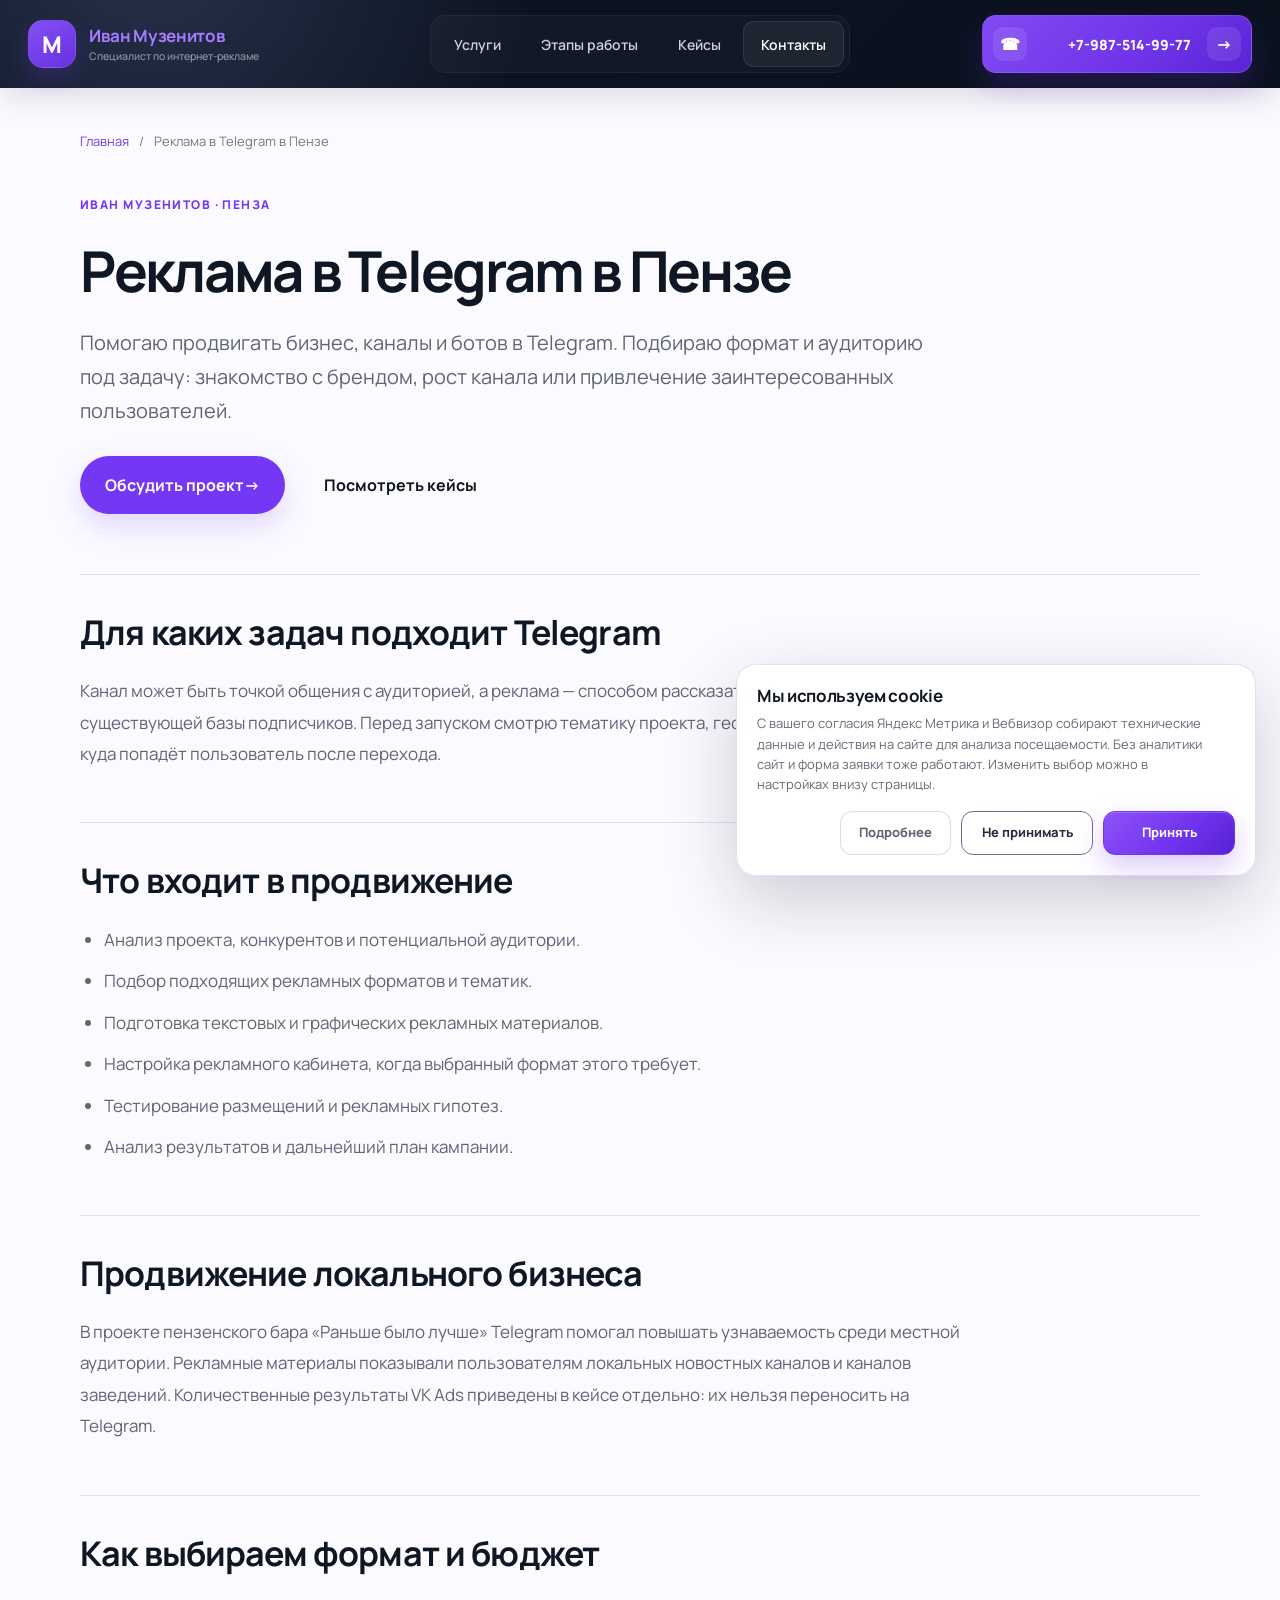
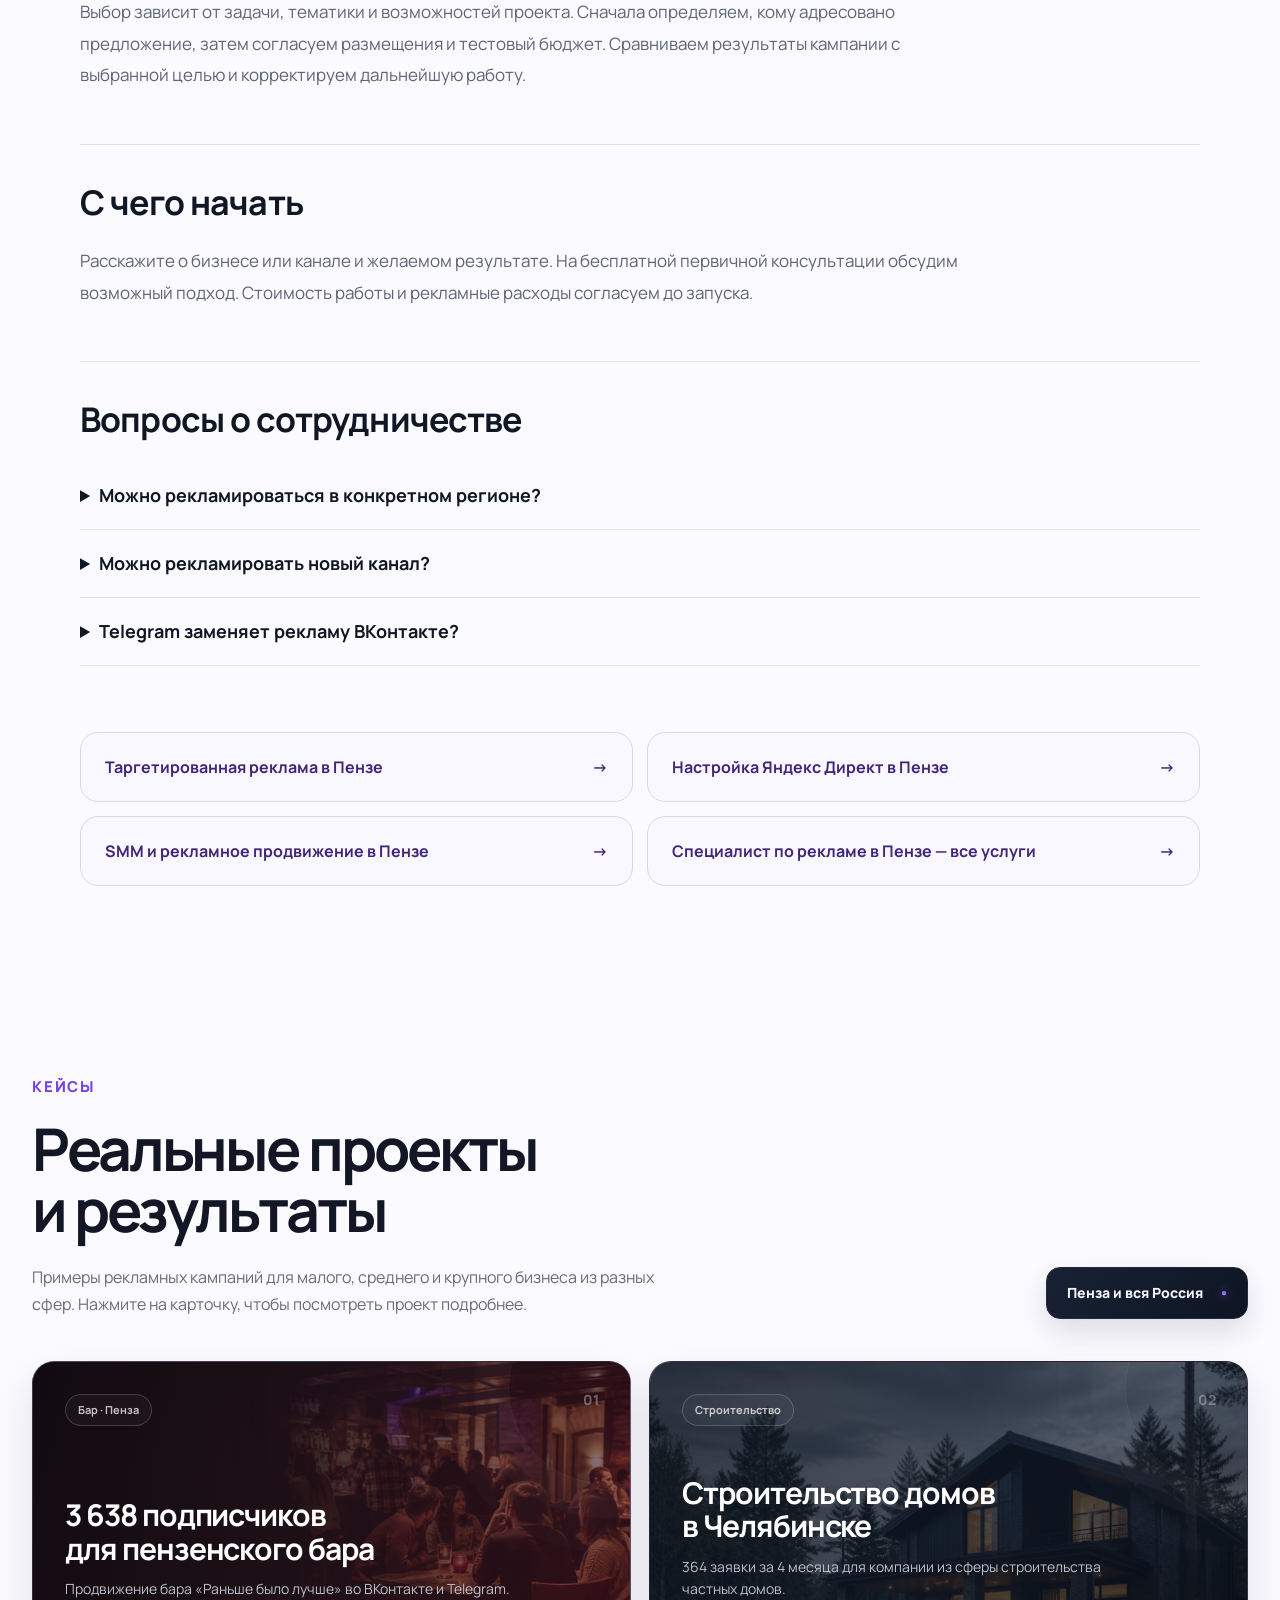
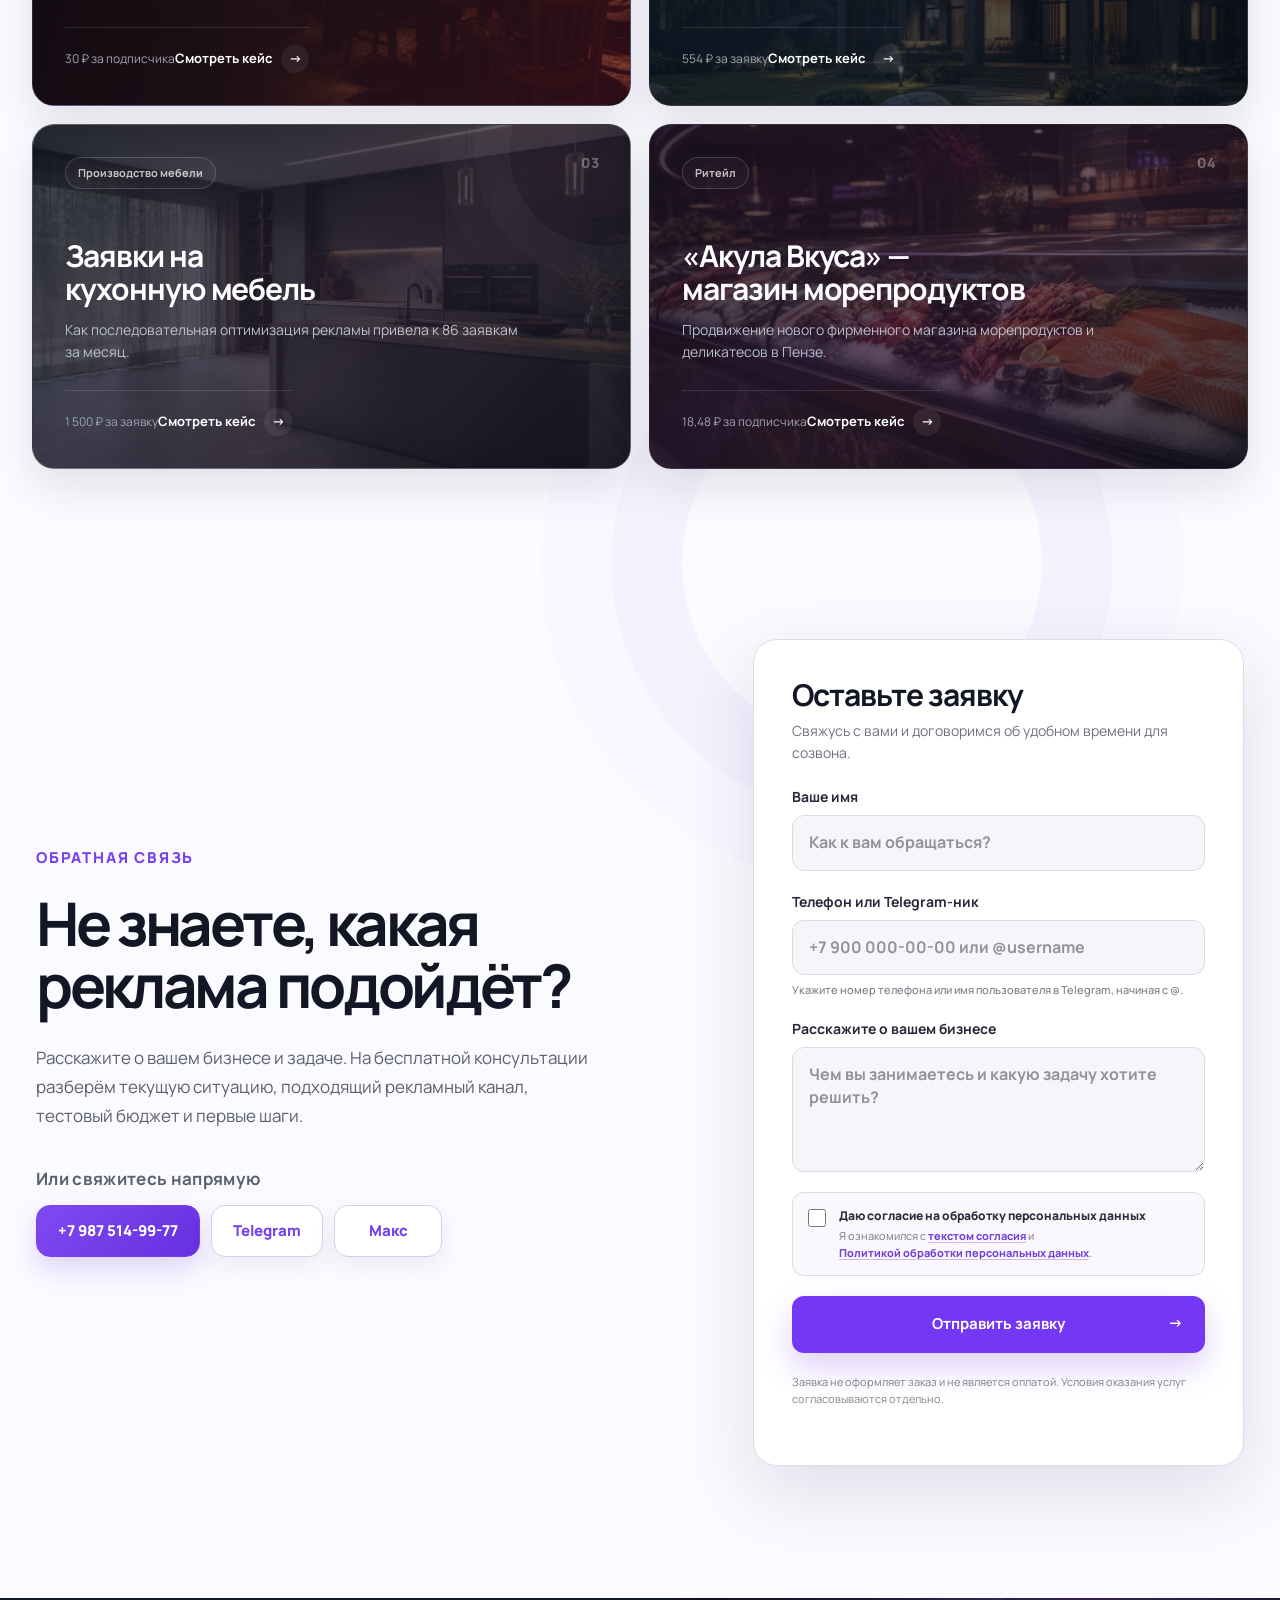
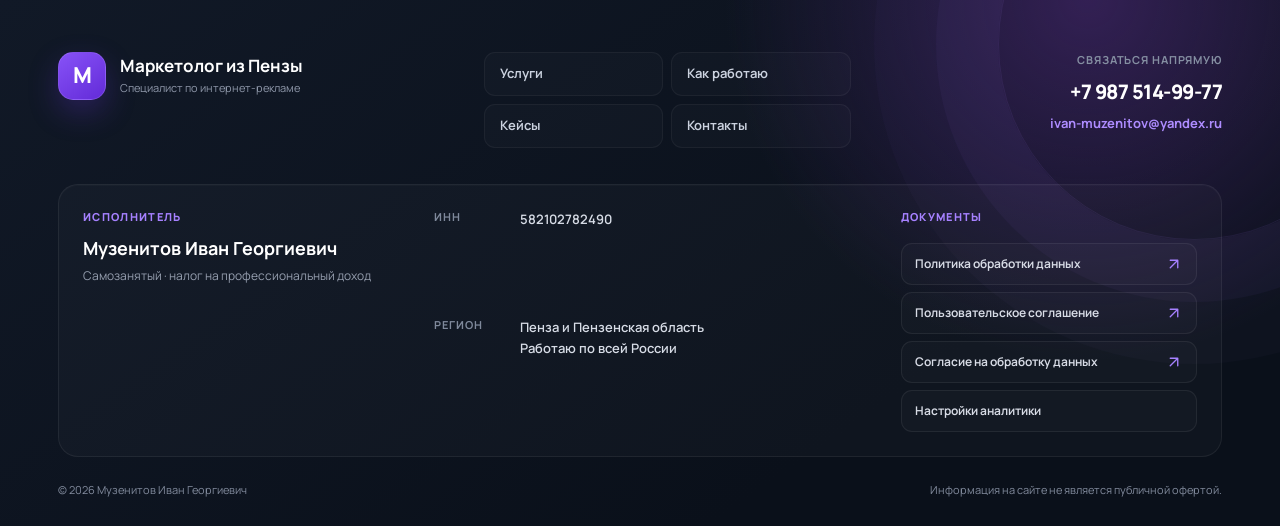
<file: reklama-telegram-penza.html>
<!doctype html>
<html lang="ru">
<head>
<meta charset="UTF-8">
<meta name="viewport" content="width=device-width, initial-scale=1.0">
<title>Реклама в Telegram в Пензе — настройка и продвижение</title>
<meta name="description" content="Рекламное продвижение бизнеса, каналов и ботов в Telegram. Подбор форматов и аудитории, креативы, тестирование и аналитика. Иван Музенитов, Пенза.">
<meta name="robots" content="index, follow, max-image-preview:large">
<meta name="author" content="Музенитов Иван Георгиевич">
<meta name="theme-color" content="#101724">
<link rel="canonical" href="https://marketolog-penza.ru/reklama-telegram-penza.html">
<meta property="og:locale" content="ru_RU">
<meta property="og:type" content="website">
<meta property="og:site_name" content="Иван Музенитов">
<meta property="og:title" content="Реклама в Telegram в Пензе — настройка и продвижение">
<meta property="og:description" content="Рекламное продвижение бизнеса, каналов и ботов в Telegram. Подбор форматов и аудитории, креативы, тестирование и аналитика. Иван Музенитов, Пенза.">
<meta property="og:url" content="https://marketolog-penza.ru/reklama-telegram-penza.html">
<meta property="og:image" content="https://marketolog-penza.ru/images/hero-laptop-analytics-v6-clean.webp">
<meta name="twitter:card" content="summary_large_image">
<meta name="twitter:title" content="Реклама в Telegram в Пензе — настройка и продвижение">
<meta name="twitter:description" content="Рекламное продвижение бизнеса, каналов и ботов в Telegram. Подбор форматов и аудитории, креативы, тестирование и аналитика. Иван Музенитов, Пенза.">
<meta name="twitter:image" content="https://marketolog-penza.ru/images/hero-laptop-analytics-v6-clean.webp">
<link rel="icon" href="/favicon.svg" type="image/svg+xml" sizes="any">
<link rel="alternate icon" href="/favicon.ico" type="image/x-icon">
<link rel="apple-touch-icon" href="/apple-touch-icon.png" sizes="180x180">
<link rel="preload" as="font" href="fonts/manrope-variable.ttf" type="font/ttf" crossorigin>
<link rel="stylesheet" href="font.css?v=20260829-prelaunch1">
<link rel="stylesheet" href="style.css?v=20260829-prelaunch1">
<link rel="stylesheet" href="reference.css?v=20260829-prelaunch1">
  <link rel="stylesheet" href="continuous.css?v=20261022-privacy1">
<link rel="stylesheet" href="seo-services.css?v=20261006-1">
<script type="application/ld+json">{"@context":"https://schema.org","@graph":[{"@type":"WebPage","@id":"https://marketolog-penza.ru/reklama-telegram-penza.html#webpage","url":"https://marketolog-penza.ru/reklama-telegram-penza.html","name":"Реклама в Telegram в Пензе — настройка и продвижение","description":"Рекламное продвижение бизнеса, каналов и ботов в Telegram. Подбор форматов и аудитории, креативы, тестирование и аналитика. Иван Музенитов, Пенза.","inLanguage":"ru-RU","isPartOf":{"@id":"https://marketolog-penza.ru/#website"},"about":{"@id":"https://marketolog-penza.ru/reklama-telegram-penza.html#service"}},{"@type":"Service","@id":"https://marketolog-penza.ru/reklama-telegram-penza.html#service","name":"Реклама в Telegram в Пензе","description":"Помогаю продвигать бизнес, каналы и ботов в Telegram. Подбираю формат и аудиторию под задачу: знакомство с брендом, рост канала или привлечение заинтересованных пользователей.","serviceType":"Реклама в Telegram в Пензе","provider":{"@type":"Person","@id":"https://marketolog-penza.ru/#person","name":"Иван Музенитов","url":"https://marketolog-penza.ru/"},"areaServed":{"@type":"City","name":"Пенза"}},{"@type":"BreadcrumbList","itemListElement":[{"@type":"ListItem","position":1,"name":"Главная","item":"https://marketolog-penza.ru/"},{"@type":"ListItem","position":2,"name":"Реклама в Telegram в Пензе","item":"https://marketolog-penza.ru/reklama-telegram-penza.html"}]}]}</script>
</head>
<body class="service-page">
  <header class="header">
    <a class="brand" href="/#top" aria-label="На главную"><span class="brand-mark">M</span><span class="brand-copy"><strong>Иван Музенитов</strong><small>Специалист по интернет-рекламе</small></span></a>
    <button class="menu-toggle" type="button" aria-expanded="false" aria-controls="nav">Меню</button>
    <nav class="nav" id="nav" aria-label="Основная навигация">
      <a href="/#services">Услуги</a><a href="/#process">Этапы работы</a><a href="#cases">Кейсы</a><a href="#contact">Контакты</a>
    </nav>
    <a class="phone" href="tel:+79875149977"><span class="phone-icon" aria-hidden="true">☎</span><span class="phone-number">+7-987-514-99-77</span><span class="phone-arrow" aria-hidden="true">→</span></a>
  </header>


<main id="top">
<section class="service-intro">
<nav class="service-breadcrumb" aria-label="Хлебные крошки"><a href="/">Главная</a><span aria-hidden="true">/</span><span>Реклама в Telegram в Пензе</span></nav>
<p class="eyebrow">Иван Музенитов · Пенза</p>
<h1>Реклама в Telegram в Пензе</h1>
<p class="service-lead">Помогаю продвигать бизнес, каналы и ботов в Telegram. Подбираю формат и аудиторию под задачу: знакомство с брендом, рост канала или привлечение заинтересованных пользователей.</p>
<div class="service-intro-actions"><a class="button button-primary" href="#contact">Обсудить проект <span aria-hidden="true">→</span></a><a class="button button-secondary" href="#cases">Посмотреть кейсы</a></div>
</section>
<div class="service-article">
<section class="service-copy"><h2>Для каких задач подходит Telegram</h2><p>Канал может быть точкой общения с аудиторией, а реклама — способом рассказать о бизнесе людям вне существующей базы подписчиков. Перед запуском смотрю тематику проекта, географию, предложение и то, куда попадёт пользователь после перехода.</p></section>
<section class="service-copy"><h2>Что входит в продвижение</h2><ul><li>Анализ проекта, конкурентов и потенциальной аудитории.</li><li>Подбор подходящих рекламных форматов и тематик.</li><li>Подготовка текстовых и графических рекламных материалов.</li><li>Настройка рекламного кабинета, когда выбранный формат этого требует.</li><li>Тестирование размещений и рекламных гипотез.</li><li>Анализ результатов и дальнейший план кампании.</li></ul></section>
<section class="service-copy"><h2>Продвижение локального бизнеса</h2><p>В проекте пензенского бара «Раньше было лучше» Telegram помогал повышать узнаваемость среди местной аудитории. Рекламные материалы показывали пользователям локальных новостных каналов и каналов заведений. Количественные результаты VK Ads приведены в кейсе отдельно: их нельзя переносить на Telegram.</p></section>
<section class="service-copy"><h2>Как выбираем формат и бюджет</h2><p>Выбор зависит от задачи, тематики и возможностей проекта. Сначала определяем, кому адресовано предложение, затем согласуем размещения и тестовый бюджет. Сравниваем результаты кампании с выбранной целью и корректируем дальнейшую работу.</p></section>
<section class="service-copy"><h2>С чего начать</h2><p>Расскажите о бизнесе или канале и желаемом результате. На бесплатной первичной консультации обсудим возможный подход. Стоимость работы и рекламные расходы согласуем до запуска.</p></section>

<section class="service-copy service-faq"><h2>Вопросы о сотрудничестве</h2><details><summary>Можно рекламироваться в конкретном регионе?</summary><p>Да. Можем запускать рекламу в региональных Telegram-каналах: городских новостных каналах, местных сообществах и каналах заведений. Так сосредоточим показы на аудитории выбранного города или региона. При этом подписчики регионального канала могут находиться и за его пределами, поэтому такой подбор ограничивает географию аудитории, но не гарантирует местоположение каждого зрителя. Работаю с проектами по всей России.</p></details><details><summary>Можно рекламировать новый канал?</summary><p>Да, но сначала полезно подготовить его содержание и объяснить посетителю, зачем подписываться.</p></details><details><summary>Telegram заменяет рекламу ВКонтакте?</summary><p>Не всегда. Каналы могут решать разные задачи и дополнять друг друга. Решение принимаем после анализа проекта.</p></details></section>
<nav class="seo-service-links" aria-label="Другие направления рекламы"><a href="targetirovannaya-reklama-penza.html">Таргетированная реклама в Пензе<span aria-hidden="true"> →</span></a><a href="yandex-direct-penza.html">Настройка Яндекс Директ в Пензе<span aria-hidden="true"> →</span></a><a href="smm-penza.html">SMM и рекламное продвижение в Пензе<span aria-hidden="true"> →</span></a><a href="/">Специалист по рекламе в Пензе — все услуги <span aria-hidden="true">→</span></a></nav>
</div>
    <section class="cases section" id="cases">
      <div class="section-heading row"><div><p class="eyebrow">Кейсы</p><h2>Реальные проекты<br>и результаты</h2><p class="cases-lead">Примеры рекламных кампаний для малого, среднего и крупного бизнеса из разных сфер. Нажмите на карточку, чтобы посмотреть проект подробнее.</p></div><span class="all-cases case-count">Пенза и вся Россия <span>●</span></span></div>
      <div class="case-grid">
        <button class="case-card case-purple case-rbl-cover" id="bar-case" type="button" data-bar-case aria-haspopup="dialog" aria-controls="bar-modal"><span class="case-index">01</span><span class="case-tag">Бар · Пенза</span><div class="case-body"><h3>3 638 подписчиков<br>для пензенского бара</h3><p>Продвижение бара «Раньше было лучше» во ВКонтакте и Telegram.</p></div><div class="case-metrics"><span>30 ₽ за подписчика</span><strong>Смотреть кейс <b>→</b></strong></div></button>
        <button class="case-card case-dark case-construction-cover" type="button" data-case="chelyabinsk" aria-haspopup="dialog"><span class="case-index">02</span><span class="case-tag">Строительство</span><div class="case-body"><h3>Строительство домов<br>в Челябинске</h3><p>364 заявки за 4 месяца для компании из сферы строительства частных домов.</p></div><div class="case-metrics"><span>554 ₽ за заявку</span><strong>Смотреть кейс <b>→</b></strong></div></button>
        <button class="case-card case-light case-kitchen-cover" type="button" data-kitchen-case aria-haspopup="dialog"><span class="case-index">03</span><span class="case-tag">Производство мебели</span><div class="case-body"><h3>Заявки на<br>кухонную мебель</h3><p>Как последовательная оптимизация рекламы привела к 86 заявкам за месяц.</p></div><div class="case-metrics"><span>1 500 ₽ за заявку</span><strong>Смотреть кейс <b>→</b></strong></div></button>
        <button class="case-card case-image case-seafood-cover" type="button" data-seafood-case aria-haspopup="dialog"><span class="case-index">04</span><span class="case-tag">Ритейл</span><div class="case-body"><h3>«Акула Вкуса» —<br>магазин морепродуктов</h3><p>Продвижение нового фирменного магазина морепродуктов и деликатесов в Пензе.</p></div><div class="case-metrics"><span>18,48 ₽ за подписчика</span><strong>Смотреть кейс <b>→</b></strong></div></button>
      </div>
    </section>


    <section class="contact section" id="contact">
      <div class="contact-copy">
        <p class="eyebrow">Обратная связь</p>
        <h2>Не знаете, какая<br>реклама подойдёт?</h2>
        <p class="contact-intro">Расскажите о вашем бизнесе и задаче. На бесплатной консультации разберём текущую ситуацию, подходящий рекламный канал, тестовый бюджет и первые шаги.</p>
        <p class="contact-direct">Или свяжитесь напрямую</p>
        <div class="contact-links">
          <a class="contact-phone" href="tel:+79875149977">+7 987 514-99-77</a>
          <a class="contact-messenger" href="https://t.me/penzatut" target="_blank" rel="noopener noreferrer" aria-label="Написать в Telegram">Telegram</a>
          <a class="contact-messenger" href="https://max.ru/u/f9LHodD0cOI6moJ5_l5qgewkaPltUf2XHVLtxAoabsSk8i3A_e_SWyXuCgI" target="_blank" rel="noopener noreferrer" aria-label="Написать в Макс">Макс</a>
        </div>
      </div>
      <form class="form" id="lead-form">
        <div class="form-heading"><h3>Оставьте заявку</h3><p>Свяжусь с вами и договоримся об удобном времени для созвона.</p></div>
        <label>Ваше имя<input class="ym-disable-keys" name="name" type="text" autocomplete="name" minlength="2" maxlength="80" placeholder="Как к вам обращаться?" required></label>
        <label>Телефон или Telegram-ник<input class="ym-disable-keys" name="contact" type="text" inputmode="text" autocomplete="off" autocapitalize="none" spellcheck="false" minlength="3" maxlength="100" placeholder="+7 900 000-00-00 или @username" aria-describedby="contact-hint" required><small class="form-hint" id="contact-hint">Укажите номер телефона или имя пользователя в Telegram, начиная с @.</small></label>
        <label>Расскажите о вашем бизнесе<textarea class="ym-disable-keys" name="message" rows="4" maxlength="2000" placeholder="Чем вы занимаетесь и какую задачу хотите решить?"></textarea></label>
        <div class="form-honeypot" aria-hidden="true"><label>Ваш сайт<input class="ym-disable-keys" name="website" type="text" tabindex="-1" autocomplete="off"></label></div>
        <div class="form-consent">
          <input id="personal-data-consent" name="personal_data_consent" type="checkbox" value="yes" required>
          <div>
            <label for="personal-data-consent">Даю согласие на обработку персональных данных</label>
            <p>Я ознакомился с <button type="button" data-legal-doc="consent">текстом согласия</button> и <button type="button" data-legal-doc="privacy">Политикой обработки персональных данных</button>.</p>
          </div>
        </div>
        <button class="button button-primary" type="submit">Отправить заявку <span>→</span></button>
        <small>Заявка не оформляет заказ и не является оплатой. Условия оказания услуг согласовываются отдельно.</small>
        <p class="form-status" role="status"></p>
      </form>
    </section>

</main>
  <footer class="footer">
    <div class="footer-inner">
      <div class="footer-primary">
        <a class="footer-brand" href="/#top" aria-label="Вернуться в начало страницы">
          <span class="footer-brand-mark">M</span>
          <span><strong>Маркетолог из Пензы</strong><small>Специалист по интернет-рекламе</small></span>
        </a>
        <nav class="footer-nav" aria-label="Навигация в подвале сайта">
          <a href="/#services">Услуги</a>
          <a href="/#process">Как работаю</a>
          <a href="#cases">Кейсы</a>
          <a href="#contact">Контакты</a>
        </nav>
        <div class="footer-contacts">
          <span>Связаться напрямую</span>
          <a class="footer-phone" href="tel:+79875149977">+7 987 514-99-77</a>
          <a class="footer-email" href="mailto:ivan-muzenitov@yandex.ru">ivan-muzenitov@yandex.ru</a>
        </div>
      </div>

      <div class="footer-details">
        <section class="footer-identity" aria-label="Информация об исполнителе">
          <p class="footer-label">Исполнитель</p>
          <strong>Музенитов Иван Георгиевич</strong>
          <span>Самозанятый · налог на профессиональный доход</span>
        </section>
        <dl class="footer-requisites">
          <div><dt>ИНН</dt><dd>582102782490</dd></div>
          <div><dt>Регион</dt><dd>Пенза и Пензенская область<br>Работаю по всей России</dd></div>
        </dl>
        <div class="footer-documents">
          <p class="footer-label">Документы</p>
          <button type="button" data-legal-doc="privacy">Политика обработки данных <svg aria-hidden="true" width="18" height="18" viewBox="0 0 24 24" fill="none" stroke="#a681ff" stroke-width="1.8" stroke-linecap="round" stroke-linejoin="round"><path d="M7 17 17 7M7 7h10v10"/></svg></button>
          <button type="button" data-legal-doc="terms">Пользовательское соглашение <svg aria-hidden="true" width="18" height="18" viewBox="0 0 24 24" fill="none" stroke="#a681ff" stroke-width="1.8" stroke-linecap="round" stroke-linejoin="round"><path d="M7 17 17 7M7 7h10v10"/></svg></button>
          <button type="button" data-legal-doc="consent">Согласие на обработку данных <svg aria-hidden="true" width="18" height="18" viewBox="0 0 24 24" fill="none" stroke="#a681ff" stroke-width="1.8" stroke-linecap="round" stroke-linejoin="round"><path d="M7 17 17 7M7 7h10v10"/></svg></button>
        </div>
      </div>

      <div class="footer-bottom">
        <p>© <span id="year"></span> Музенитов Иван Георгиевич</p>
        <p>Информация на сайте не является публичной офертой.</p>
      </div>
    </div>
  </footer>

  <dialog class="modal" id="service-modal"><button class="modal-close" type="button" aria-label="Закрыть">×</button><div id="modal-content"></div><a class="button button-primary" href="#contact" id="modal-action">Оставить заявку</a></dialog>
  <dialog class="modal experience-modal" id="experience-modal" aria-labelledby="experience-title">
    <button class="modal-close experience-modal-close" type="button" aria-label="Закрыть статью">×</button>
    <header class="experience-modal-hero">
      <p class="experience-kicker">Опыт · SMM и интернет-маркетинг</p>
      <h2 id="experience-title">7 лет в SMM:<br>проекты, ниши и опыт</h2>
      <p>Работаю в интернет-маркетинге с 2019 года. За это время успел поработать с бизнесом из разных сфер и городов России, а 2,5 года провёл в крупном рекламном агентстве Пензы.</p>
      <div class="experience-facts">
        <div><strong>7 лет</strong><span>в интернет-маркетинге</span></div>
        <div><strong>2,5 года</strong><span>работы в агентстве</span></div>
        <div><strong>70+ проектов</strong><span>в различных сферах</span></div>
      </div>
    </header>

    <div class="experience-modal-content">
      <div class="experience-intro">
        <p class="case-content-label">Направления работы</p>
        <h3>С какими нишами и компаниями я работал</h3>
        <p>За годы работы проектов и задач было много. Ниже — основные направления и некоторые компании, которые удалось вспомнить.</p>
      </div>

      <div class="experience-groups">
        <section class="experience-group">
          <span class="experience-group-mark">01</span>
          <h4>Строительство и недвижимость</h4>
          <ul>
            <li>Строительство домов — более 10 проектов в разных городах России</li>
            <li>Натяжные потолки</li>
            <li>Риелторы и недвижимость</li>
            <li>Дизайнеры интерьера</li>
            <li>«Мастер Дом» и «Дива Керамика»</li>
          </ul>
        </section>

        <section class="experience-group">
          <span class="experience-group-mark">02</span>
          <h4>Производство и розничная торговля</h4>
          <ul>
            <li>Производство и продажа мебели — «Мебель Центр» в Москве и «МСК» в Пензе</li>
            <li>Пензенская кондитерская фабрика</li>
            <li>Магазины одежды и обуви</li>
            <li>Магазины электроники</li>
            <li>Цветочный магазин</li>
            <li>Гастроном морепродуктов и деликатесов «Акула Вкуса»</li>
          </ul>
        </section>

        <section class="experience-group">
          <span class="experience-group-mark">03</span>
          <h4>Медицина и частные специалисты</h4>
          <ul>
            <li>Ортопедический салон «Авионика»</li>
            <li>Реабилитационный центр «Дамиан» в Пензе</li>
            <li>Центр реабилитации в Волгограде</li>
            <li>Логопедия</li>
          </ul>
        </section>

        <section class="experience-group">
          <span class="experience-group-mark">04</span>
          <h4>Рестораны и развлечения</h4>
          <ul>
            <li>Доставка еды</li>
            <li>Рестораны в Пензе и других городах России, включая «Borjomi» и «Рестик»</li>
            <li>Бар «Раньше было лучше»</li>
            <li>Другие клубы, бары и рестораны России</li>
          </ul>
        </section>

        <section class="experience-group experience-group-wide">
          <span class="experience-group-mark">05</span>
          <h4>Другие проекты</h4>
          <ul>
            <li>Автосервисы и СТО</li>
            <li>Автоподбор</li>
            <li>Юридическая фирма «Каменская &amp; партнёры»</li>
            <li>Бизнес-клуб «Ресурс»</li>
          </ul>
        </section>
      </div>

      <section class="experience-conclusion">
        <p class="case-content-label">Главный вывод</p>
        <h3>У каждой ниши своя логика продвижения</h3>
        <p>Опыт в разных сферах научил меня не переносить одну рекламную схему из проекта в проект. Для каждого бизнеса важно отдельно разбираться в продукте, аудитории, цикле сделки и реальной задаче рекламы.</p>
      </section>

      <div class="experience-modal-footer">
        <p>Список отражает основные направления и не включает все проекты за семь лет работы.</p>
        <a class="button button-primary experience-modal-action" href="#contact">Обсудить ваш проект</a>
      </div>
    </div>
  </dialog>
  <dialog class="modal case-modal bar-modal" id="bar-modal" aria-labelledby="bar-case-title">
    <button class="modal-close case-modal-close bar-modal-close" type="button" aria-label="Закрыть кейс">×</button>
    <div class="case-modal-hero bar-modal-hero">
      <p class="case-modal-kicker">Кейс · Бар и развлечения</p>
      <div class="case-modal-heading">
        <div>
          <h2 id="bar-case-title">3 638 подписчиков<br>для пензенского бара</h2>
          <p>Как реклама во ВКонтакте и Telegram помогла повысить узнаваемость бара «Раньше было лучше» и собрать вокруг него свою аудиторию.</p>
        </div>
        <span class="case-period"><small>Статус проекта</small>Работа продолжается</span>
      </div>
      <div class="case-result-strip">
        <div><strong>3 638</strong><span>подписчиков из VK Ads</span></div>
        <div><strong>30 ₽</strong><span>средняя цена подписчика</span></div>
        <div><strong>VK + TG</strong><span>две рекламные площадки</span></div>
      </div>
    </div>

    <div class="case-modal-content">
      <section class="case-story-grid" aria-label="Описание проекта">
        <div>
          <p class="case-content-label">Задача</p>
          <h3>Набрать подписчиков и повысить узнаваемость бара</h3>
          <p>Нам было важно не просто увеличить цифру в сообществе, а привлечь живую аудиторию из Пензы — людей, которым близки атмосфера и формат заведения и которые могут стать постоянными гостями.</p>
        </div>
        <div>
          <p class="case-content-label">Результат</p>
          <h3>3 638 живых подписчиков из рекламы</h3>
          <p>Основной измеримый результат получили во ВКонтакте: пользователи вступали в сообщество непосредственно после объявлений в VK Ads. Средняя стоимость подписчика составила около 30 рублей.</p>
        </div>
      </section>

      <section class="case-numbers" aria-label="Показатели рекламной кампании бара">
        <div><span>Рекламный бюджет</span><strong>110 000 ₽</strong></div>
        <div><span>Показы рекламы</span><strong>1 938 575</strong></div>
        <div><span>Переходы</span><strong>8 961</strong></div>
        <div><span>Цена перехода</span><strong>12,29 ₽</strong></div>
        <div><span>Конверсия в подписку</span><strong>40,6%</strong></div>
        <div class="case-numbers-accent"><span>Подписчики</span><strong>3 638</strong></div>
      </section>

      <section class="case-timeline bar-creative-review" aria-labelledby="bar-creative-title">
        <div class="case-timeline-heading">
          <p class="case-content-label">Тестирование креативов</p>
          <h3 id="bar-creative-title">Какие форматы сработали лучше</h3>
        </div>
        <ol>
          <li><span>01</span><strong>«Народные» креативы</strong><p>Обычные фотографии без сложной обработки и текста снова показали высокую эффективность.</p></li>
          <li><span>02</span><strong>ИИ-ролик</strong><p>Видео, построенное на воспоминаниях из прошлого и душевной атмосфере, тоже дало хороший результат.</p></li>
          <li><span>03</span><strong>Рекламные баннеры</strong><p>Использовали стандартный формат для понятной подачи предложения и знакомства с заведением.</p></li>
          <li><span>04</span><strong>Видео с тусовок</strong><p>Как ни удивительно, именно этот естественный для бара формат показал самый слабый результат.</p></li>
        </ol>
      </section>

      <section class="case-proof" aria-labelledby="bar-proof-title">
        <div class="case-proof-heading">
          <div>
            <p class="case-content-label">Материалы проекта</p>
            <h3 id="bar-proof-title">Статистика и рекламные креативы</h3>
          </div>
          <p>Фактические показатели из VK Ads и примеры объявлений, которые использовались в кампании.</p>
        </div>
        <div class="case-proof-grid">
          <figure class="case-proof-card case-proof-wide bar-proof-stats">
            <img src="images/case-rbl-vk-ads-stats.png" alt="Статистика рекламной кампании бара Раньше было лучше в VK Ads" loading="lazy" decoding="async">
            <figcaption><span>Подтверждение результата</span>Сводная статистика кампаний в VK Ads</figcaption>
          </figure>
          <figure class="case-proof-card">
            <img src="images/case-rbl-creative-street.png" alt="Рекламное объявление бара Раньше было лучше с фотографией входа" loading="lazy" decoding="async">
            <figcaption><span>Креатив 01</span>Объявление с атмосферной фотографией входа</figcaption>
          </figure>
          <figure class="case-proof-card bar-proof-mobile">
            <img src="images/case-rbl-creative-banner.png" alt="Рекламный баннер пензенского бара Раньше было лучше" loading="lazy" decoding="async">
            <figcaption><span>Креатив 02</span>Баннер с позиционированием заведения</figcaption>
          </figure>
          <figure class="case-proof-card">
            <img src="images/case-rbl-video-party.png" alt="Кадр из рекламного видео с вечеринкой в баре Раньше было лучше" loading="lazy" decoding="async">
            <figcaption><span>Видео</span>Фрагмент ролика с тусовки</figcaption>
          </figure>
          <figure class="case-proof-card bar-proof-mobile">
            <img src="images/case-rbl-video-anniversary.png" alt="Рекламное видео к годовщине бара Раньше было лучше" loading="lazy" decoding="async">
            <figcaption><span>Видео</span>Вертикальный ролик к годовщине бара</figcaption>
          </figure>
        </div>
      </section>

      <section class="case-insight bar-insight">
        <div class="case-insight-mark">Р</div>
        <div>
          <p class="case-content-label">Позиционирование</p>
          <h3>Не пафосное заведение, а место для своих</h3>
          <p>«Раньше было лучше» — бар, где друзья собираются обсудить прошедшую неделю, вкусно поесть, выпить прохладных напитков, а затем спуститься вниз и потанцевать. Здесь нет ставки на дорогой ремонт и звёздных диджеев: всё по-свойски, уютно, тусовочно и немного олдскульно.</p>
          <p>Именно на этой атмосфере мы построили рекламную коммуникацию. Нам нужны были не случайные подписчики, а «свои» люди — будущие постоянные гости и часть большой барной семьи.</p>
        </div>
      </section>

      <section class="case-story-grid bar-channel-story" aria-label="Реклама в Telegram и дальнейшая работа">
        <div>
          <p class="case-content-label">Telegram</p>
          <h3>Охватили активную аудиторию Пензы</h3>
          <p>Рекламу запускали также в Telegram. Креативы несколько раз показали активной аудитории пензенских каналов: охватили заметные городские новостные ресурсы и каналы заведений общепита, присутствующие на площадке.</p>
        </div>
        <div>
          <p class="case-content-label">Продолжение</p>
          <h3>Сотрудничество продолжается</h3>
          <p>Узнаваемость кампании стала заметна даже внутри рынка: конкуренты рассказывали, что видят рекламу бара в своих Telegram-каналах чаще, чем собственные объявления. Проект продолжается — дальше будем развивать рабочие форматы и усиливать присутствие бренда.</p>
        </div>
      </section>

      <div class="case-modal-footer">
        <p>Показатели приведены по данным рекламных кампаний VK Ads. Результаты Telegram оценивались по охвату размещений и узнаваемости рекламы.</p>
        <a class="button button-primary case-modal-action bar-modal-action" href="#contact">Обсудить похожий проект</a>
      </div>
    </div>
  </dialog>
  <dialog class="modal case-modal" id="case-modal" aria-labelledby="chelyabinsk-case-title">
    <button class="modal-close case-modal-close" type="button" aria-label="Закрыть кейс">×</button>
    <div class="case-modal-hero">
      <p class="case-modal-kicker">Кейс · Строительство</p>
      <div class="case-modal-heading">
        <div>
          <h2 id="chelyabinsk-case-title">Строительство домов<br>в Челябинске</h2>
          <p>Рекламная кампания для компании, которая занимается строительством частных домов.</p>
        </div>
        <span class="case-period"><small>Срок работы</small>4 месяца</span>
      </div>
      <div class="case-result-strip">
        <div><strong>364</strong><span>заявки получено</span></div>
        <div><strong>554 ₽</strong><span>средняя цена заявки</span></div>
        <div><strong>201 686 ₽</strong><span>рекламный бюджет</span></div>
      </div>
    </div>

    <div class="case-modal-content">
      <section class="case-story-grid" aria-label="Описание проекта">
        <div>
          <p class="case-content-label">Задача</p>
          <h3>Получать обращения на строительство частных домов</h3>
          <p>Проект работает в нише с высоким чеком и длинным циклом принятия решения. Потенциальные клиенты сравнивают подрядчиков, стоимость и качество работ, поэтому результат рекламы важно оценивать вместе с дальнейшей работой отдела продаж.</p>
        </div>
        <div>
          <p class="case-content-label">Результат</p>
          <h3>Два источника заявок</h3>
          <p>За четыре месяца реклама привела 235 обращений через посадочную страницу Marquiz и ещё 129 обращений в личные сообщения. Общий результат — 364 заявки.</p>
        </div>
      </section>

      <section class="case-numbers" aria-label="Показатели рекламной кампании">
        <div><span>Показы</span><strong>1 695 953</strong></div>
        <div><span>Переходы</span><strong>8 878</strong></div>
        <div><span>Средняя цена перехода</span><strong>22 ₽</strong></div>
        <div><span>Заявки через Marquiz</span><strong>235</strong></div>
        <div><span>Заявки в сообщениях</span><strong>129</strong></div>
        <div class="case-numbers-accent"><span>Всего заявок</span><strong>364</strong></div>
      </section>

      <section class="case-proof" aria-labelledby="case-proof-title">
        <div class="case-proof-heading">
          <div>
            <p class="case-content-label">Материалы проекта</p>
            <h3 id="case-proof-title">Реальные креативы и результаты</h3>
          </div>
          <p>Примеры рекламных объявлений, статистика обращений и посадочная страница, использованные в проекте.</p>
        </div>
        <div class="case-proof-grid">
          <figure class="case-proof-card">
            <img src="images/case-chelyabinsk-creative-1.png" alt="Пример рекламного объявления о строительстве дома в Челябинске" loading="lazy" decoding="async">
            <figcaption><span>Креатив 01</span>Рекламное объявление с готовым домом</figcaption>
          </figure>
          <figure class="case-proof-card">
            <img src="images/case-chelyabinsk-creative-2.png" alt="Пример рекламного объявления о проекте дома Манго" loading="lazy" decoding="async">
            <figcaption><span>Креатив 02</span>Объявление с подборкой изображений проекта</figcaption>
          </figure>
          <figure class="case-proof-card case-proof-wide">
            <img src="images/case-chelyabinsk-marquiz-leads-redacted.png" alt="Список заявок в Marquiz с размытыми последними цифрами телефонных номеров" loading="lazy" decoding="async">
            <figcaption><span>Подтверждение результата</span>Статистика заявок в Marquiz · номера клиентов частично скрыты</figcaption>
          </figure>
          <figure class="case-proof-card case-proof-wide">
            <img src="images/case-chelyabinsk-marquiz.png" alt="Посадочная страница Marquiz для расчёта стоимости строительства дома" loading="lazy" decoding="async">
            <figcaption><span>Посадочная страница</span>Marquiz для предварительного расчёта стоимости дома</figcaption>
          </figure>
        </div>
      </section>

      <section class="case-insight">
        <div class="case-insight-mark">i</div>
        <div>
          <p class="case-content-label">Особенность ниши</p>
          <h3>Заявка — только начало работы с клиентом</h3>
          <p>В строительстве домов качественные обращения стоимостью до 1 000 ₽ получить возможно. Но сделка редко закрывается после первого звонка: клиентам нужно время на сравнение предложений, а менеджерам — дозваниваться и продолжать общение в мессенджерах.</p>
          <p>В отдельных проектах сделки закрывались уже в первый месяц, однако реалистичный цикл сделки в этой нише — от 3 месяцев до года.</p>
        </div>
      </section>

      <div class="case-modal-footer">
        <p>Показатели приведены по данным рекламной кампании за четыре месяца.</p>
        <a class="button button-primary case-modal-action" href="#contact">Обсудить похожий проект</a>
      </div>
    </div>
  </dialog>
  <dialog class="modal case-modal kitchen-modal" id="kitchen-modal" aria-labelledby="kitchen-case-title">
    <button class="modal-close case-modal-close kitchen-modal-close" type="button" aria-label="Закрыть кейс">×</button>
    <div class="case-modal-hero kitchen-modal-hero">
      <p class="case-modal-kicker">Кейс · Производство мебели</p>
      <div class="case-modal-heading">
        <div>
          <h2 id="kitchen-case-title">Заявки на кухонную<br>мебель в Москве</h2>
          <p>Продвижение компании «Мебель-Центр Москва» в конкурентной нише кухонь на заказ.</p>
          <span class="case-agency-note">Проект реализован в период работы с агентством 5 Cats</span>
        </div>
        <span class="case-period"><small>Путь к результату</small>5 месяцев</span>
      </div>
      <div class="case-result-strip">
        <div><strong>86</strong><span>заявок за итоговый месяц</span></div>
        <div><strong>1 500 ₽</strong><span>средняя цена заявки</span></div>
        <div><strong>5%</strong><span>CTR рекламной кампании</span></div>
      </div>
    </div>

    <div class="case-modal-content">
      <section class="case-story-grid" aria-label="Описание проекта">
        <div>
          <p class="case-content-label">Задача</p>
          <h3>Привлекать заявки на кухни в Москве</h3>
          <p>Клиент обратился с задачей настроить рекламу во ВКонтакте и Яндекс Директе. Ниша оказалась перегретой: высокая конкуренция, дорогие переходы по популярным запросам и длительный цикл сделки — вплоть до года.</p>
        </div>
        <div>
          <p class="case-content-label">Результат</p>
          <h3>86 заявок после последовательной оптимизации</h3>
          <p>Первый запуск не дал заметного результата. После обновления сайта, тестирования стратегий и ручной очистки неэффективных поисковых фраз кампанию удалось стабилизировать и масштабировать.</p>
        </div>
      </section>

      <section class="case-timeline" aria-labelledby="kitchen-work-title">
        <div class="case-timeline-heading">
          <p class="case-content-label">Ход работы</p>
          <h3 id="kitchen-work-title">Что изменили в рекламной кампании</h3>
        </div>
        <ol>
          <li><span>01</span><strong>Первый запуск</strong><p>В первый месяц реклама не принесла заметных результатов, поэтому кампанию остановили для пересмотра подхода.</p></li>
          <li><span>02</span><strong>Обновление сайта</strong><p>Посадочную страницу сделали более современной и лаконичной, после чего вернулись к тестированию рекламы.</p></li>
          <li><span>03</span><strong>Очистка запросов</strong><p>Каждые 2–3 дня удаляли фразы без целевых действий. В результате исключили около 30–40% неэффективных запросов.</p></li>
          <li><span>04</span><strong>Масштабирование</strong><p>Когда поток заявок стабилизировался, бюджет начали увеличивать на работающих связках.</p></li>
        </ol>
      </section>

      <section class="case-numbers" aria-label="Показатели итогового месяца">
        <div><span>Расход</span><strong>128 854,43 ₽</strong></div>
        <div><span>Показы</span><strong>21 457</strong></div>
        <div><span>Клики</span><strong>1 080</strong></div>
        <div><span>Цена перехода</span><strong>119 ₽</strong></div>
        <div><span>CTR</span><strong>5%</strong></div>
        <div class="case-numbers-accent"><span>Количество заявок</span><strong>86</strong></div>
      </section>

      <section class="case-proof" aria-labelledby="kitchen-proof-title">
        <div class="case-proof-heading">
          <div>
            <p class="case-content-label">Подтверждение результата</p>
            <h3 id="kitchen-proof-title">Статистика рекламной кампании</h3>
          </div>
          <p>Скриншоты рекламного кабинета и Яндекс Метрики показывают кампанию и динамику целевых действий.</p>
        </div>
        <div class="case-proof-grid">
          <figure class="case-proof-card case-proof-wide">
            <img src="images/case-kitchen-campaign.png" alt="Статистика рекламной кампании кухонной мебели в Яндекс Директе" loading="lazy" decoding="async">
            <figcaption><span>Яндекс Директ</span>Расход, показы, клики, цена перехода и CTR</figcaption>
          </figure>
          <figure class="case-proof-card">
            <img src="images/case-kitchen-conversions-current.png" alt="Целевые действия в Яндекс Метрике за итоговый месяц" loading="lazy" decoding="async">
            <figcaption><span>Итоговый месяц</span>Целевые действия после оптимизации</figcaption>
          </figure>
          <figure class="case-proof-card">
            <img src="images/case-kitchen-conversions-previous.png" alt="Целевые действия в Яндекс Метрике за предыдущий месяц" loading="lazy" decoding="async">
            <figcaption><span>Предыдущий месяц</span>Показатели до масштабирования</figcaption>
          </figure>
        </div>
      </section>

      <section class="case-insight">
        <div class="case-insight-mark">i</div>
        <div>
          <p class="case-content-label">Главный вывод</p>
          <h3>Качественная реклама не всегда даёт мгновенный результат</h3>
          <p>В сложной конкурентной нише важны не только бюджет и первый запуск. Результат появился благодаря обновлению сайта, последовательным тестам, регулярной очистке поисковых фраз и масштабированию только после стабилизации заявок.</p>
        </div>
      </section>

      <div class="case-modal-footer">
        <p>Показатели приведены по данным итогового месяца рекламной кампании.</p>
        <a class="button button-primary case-modal-action kitchen-modal-action" href="#contact">Обсудить похожий проект</a>
      </div>
    </div>
  </dialog>
  <dialog class="modal case-modal seafood-modal" id="seafood-modal" aria-labelledby="seafood-case-title">
    <button class="modal-close case-modal-close seafood-modal-close" type="button" aria-label="Закрыть кейс">×</button>
    <div class="case-modal-hero seafood-modal-hero">
      <p class="case-modal-kicker">Кейс · Ритейл</p>
      <div class="case-modal-heading">
        <div>
          <h2 id="seafood-case-title">«Акула Вкуса» —<br>магазин морепродуктов</h2>
          <p>Продвижение нового фирменного магазина морепродуктов и деликатесов в Пензе.</p>
        </div>
        <span class="case-period"><small>Срок работы</small>3 месяца</span>
      </div>
      <div class="case-result-strip">
        <div><strong>1 466</strong><span>новых подписчиков за два этапа</span></div>
        <div><strong>18,48 ₽</strong><span>подписчик в VK Ads</span></div>
        <div><strong>5,96 ₽</strong><span>переход в VK Ads</span></div>
      </div>
    </div>

    <div class="case-modal-content">
      <section class="case-story-grid" aria-label="Описание проекта">
        <div>
          <p class="case-content-label">Задача</p>
          <h3>Собрать аудиторию вокруг нового магазина</h3>
          <p>Клиент обратился в самом начале развития сообщества. Нужно было познакомить жителей Пензы с ассортиментом, привлечь целевых подписчиков и сформировать первый устойчивый поток переходов в группу.</p>
        </div>
        <div>
          <p class="case-content-label">Подход</p>
          <h3>Простые креативы с понятным предложением</h3>
          <p>Лучше всего сработали «народные» креативы: реальные фотографии магазина и продукции, короткий текст без перегруженного дизайна. Всего протестировали 5 аудиторий и 19 объявлений, а удачные варианты масштабировали.</p>
        </div>
      </section>

      <section class="case-comparison" aria-labelledby="seafood-comparison-title">
        <div class="case-comparison-heading">
          <p class="case-content-label">Сравнение этапов</p>
          <h3 id="seafood-comparison-title">Переход в VK Ads улучшил экономику рекламы</h3>
          <p>Первые два месяца кампания работала в старом рекламном кабинете ВКонтакте. На третьем месяце рекламу перенесли в VK Ads и сохранили подход с простыми креативами.</p>
        </div>
        <div class="case-comparison-grid">
          <article>
            <span class="case-comparison-period">Первые 2 месяца</span>
            <h4>Старый кабинет ВКонтакте</h4>
            <dl>
              <div><dt>Новые подписчики</dt><dd>1 015</dd></div>
              <div><dt>Цена подписчика</dt><dd>35 ₽</dd></div>
              <div><dt>Средняя цена перехода</dt><dd>13 ₽</dd></div>
              <div><dt>Показы</dt><dd>186 513</dd></div>
              <div><dt>Переходы</dt><dd>2 558</dd></div>
            </dl>
          </article>
          <article class="case-comparison-accent">
            <span class="case-comparison-period">Последний месяц</span>
            <h4>Рекламный кабинет VK Ads</h4>
            <dl>
              <div><dt>Новые подписчики</dt><dd>451</dd></div>
              <div><dt>Цена подписчика</dt><dd>18,48 ₽</dd></div>
              <div><dt>Цена перехода</dt><dd>5,96 ₽</dd></div>
              <div><dt>Показы</dt><dd>99 901</dd></div>
              <div><dt>Переходы</dt><dd>1 399</dd></div>
            </dl>
          </article>
        </div>
      </section>

      <section class="case-proof" aria-labelledby="seafood-proof-title">
        <div class="case-proof-heading">
          <div>
            <p class="case-content-label">Материалы проекта</p>
            <h3 id="seafood-proof-title">Креативы и статистика кампании</h3>
          </div>
          <p>Реальные объявления проекта и итоговые показатели рекламы в новом кабинете VK Ads.</p>
        </div>
        <div class="case-proof-grid seafood-proof-grid">
          <figure class="case-proof-card">
            <img src="images/case-seafood-creative-old.png" alt="Рекламное объявление магазина Акула Вкуса с фотографиями магазина и продукции" loading="lazy" decoding="async">
            <figcaption><span>Креатив 01</span>Знакомство с новым фирменным магазином</figcaption>
          </figure>
          <figure class="case-proof-card seafood-proof-mobile">
            <img src="images/case-seafood-creative-vkads.png" alt="Рекламное объявление магазина Акула Вкуса в кабинете VK Ads" loading="lazy" decoding="async">
            <figcaption><span>Креатив 02</span>Простая подача ассортимента магазина</figcaption>
          </figure>
          <figure class="case-proof-card case-proof-wide">
            <img src="images/case-seafood-stats-vkads.png" alt="Статистика рекламной кампании магазина Акула Вкуса в VK Ads" loading="lazy" decoding="async">
            <figcaption><span>Подтверждение результата</span>451 подписчик по 18,48 ₽ за период с 1 августа по 5 сентября 2024 года</figcaption>
          </figure>
        </div>
      </section>

      <section class="case-insight seafood-insight">
        <div class="case-insight-mark">i</div>
        <div>
          <p class="case-content-label">Главный вывод</p>
          <h3>Простой креатив может работать лучше сложного дизайна</h3>
          <p>В локальном ритейле аудитории важно быстро понять, что продаёт магазин и зачем переходить в сообщество. Реальные фотографии, ясное предложение и последовательное тестирование дали результат без визуального усложнения рекламы.</p>
        </div>
      </section>

      <div class="case-modal-footer">
        <p>Показатели приведены по данным двух последовательных этапов рекламной кампании.</p>
        <a class="button button-primary case-modal-action seafood-modal-action" href="#contact">Обсудить похожий проект</a>
      </div>
    </div>
  </dialog>
  <dialog class="modal legal-modal" id="legal-modal"><button class="modal-close legal-modal-close" type="button" aria-label="Закрыть">×</button><div id="legal-modal-content"></div></dialog>
  <section class="cookie-consent" id="cookie-consent" aria-labelledby="cookie-consent-title" hidden>
    <div class="cookie-consent-copy">
      <strong id="cookie-consent-title">Мы используем cookie</strong>
      <p>Сайт использует cookie и Яндекс Метрику для анализа посещаемости и улучшения работы сайта.</p>
    </div>
    <div class="cookie-consent-actions">
      <button class="cookie-consent-details" type="button">Подробнее</button>
      <button class="cookie-consent-accept" type="button">Принять</button>
    </div>
  </section>
  <button class="back-to-top" type="button" aria-label="Вернуться в начало страницы">↑</button>
  <script src="script.js?v=20261111-hostland1"></script>
</body>
</html>
</file>
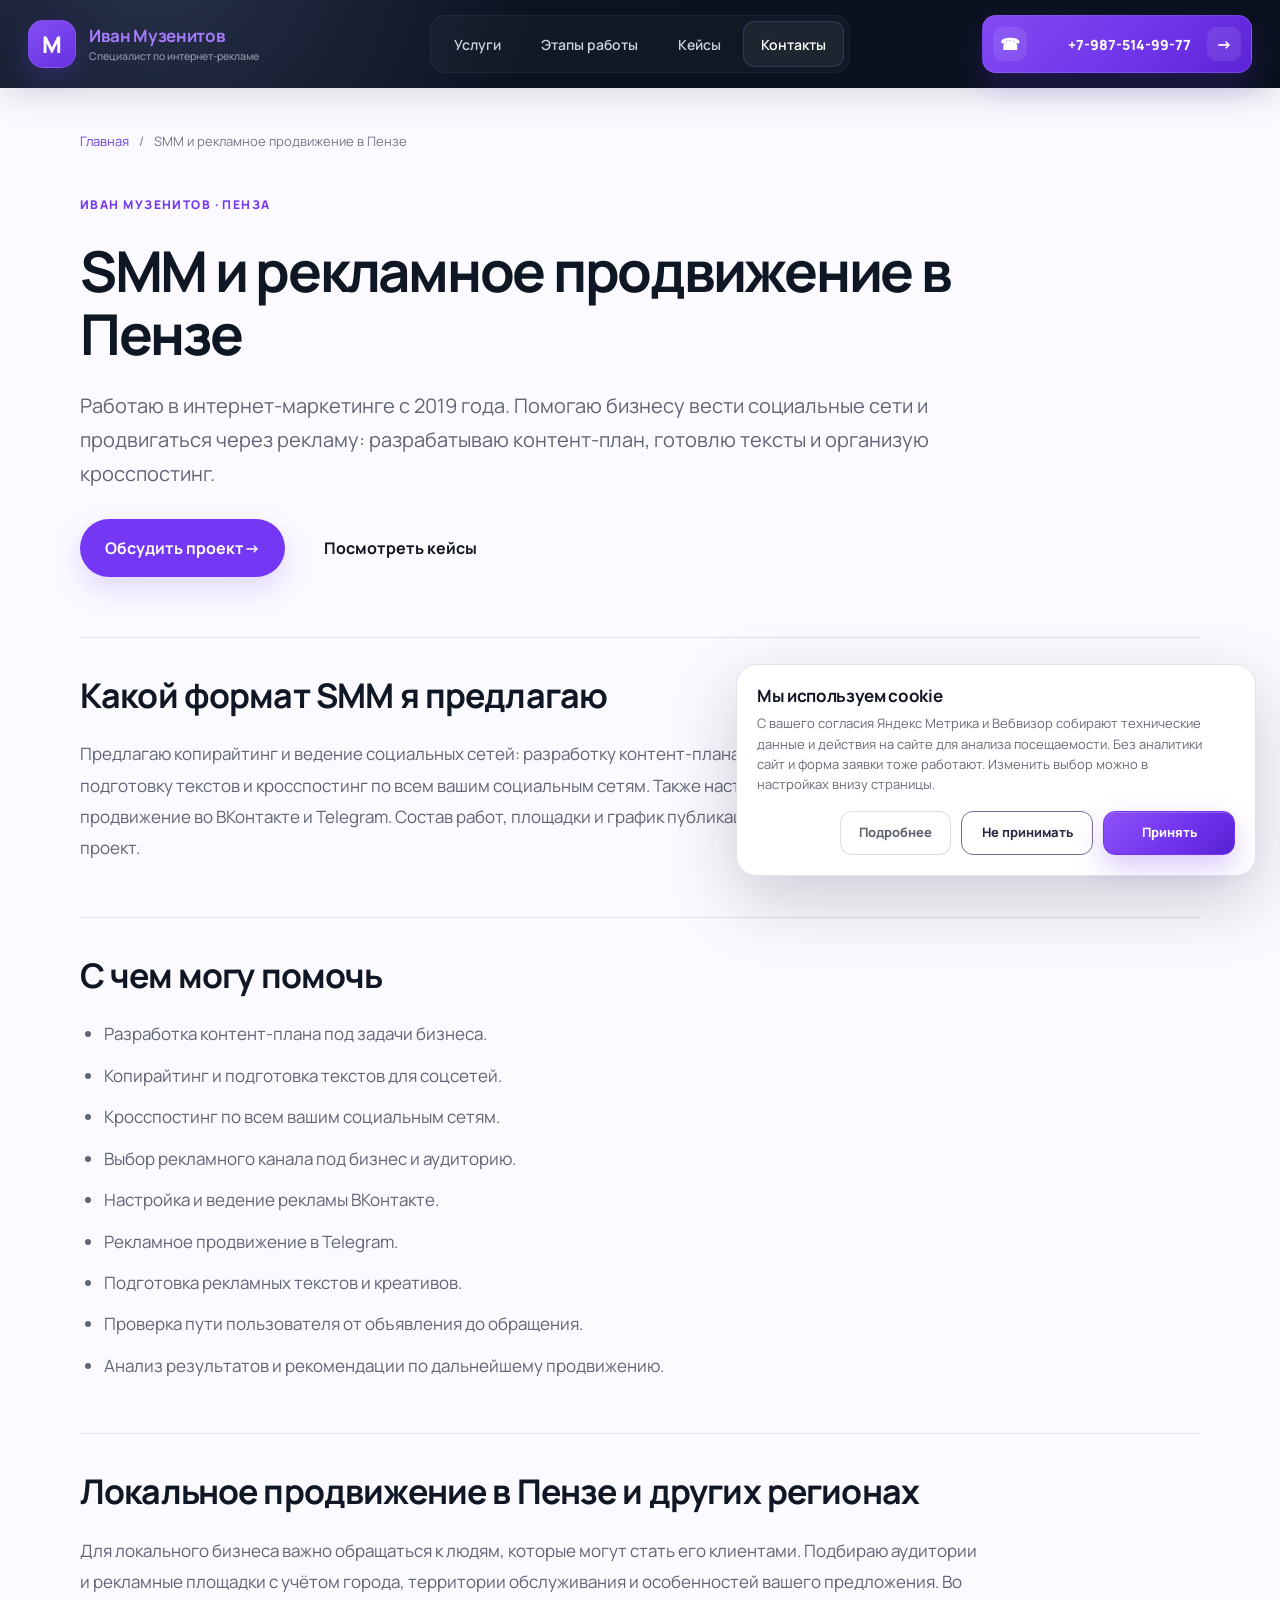
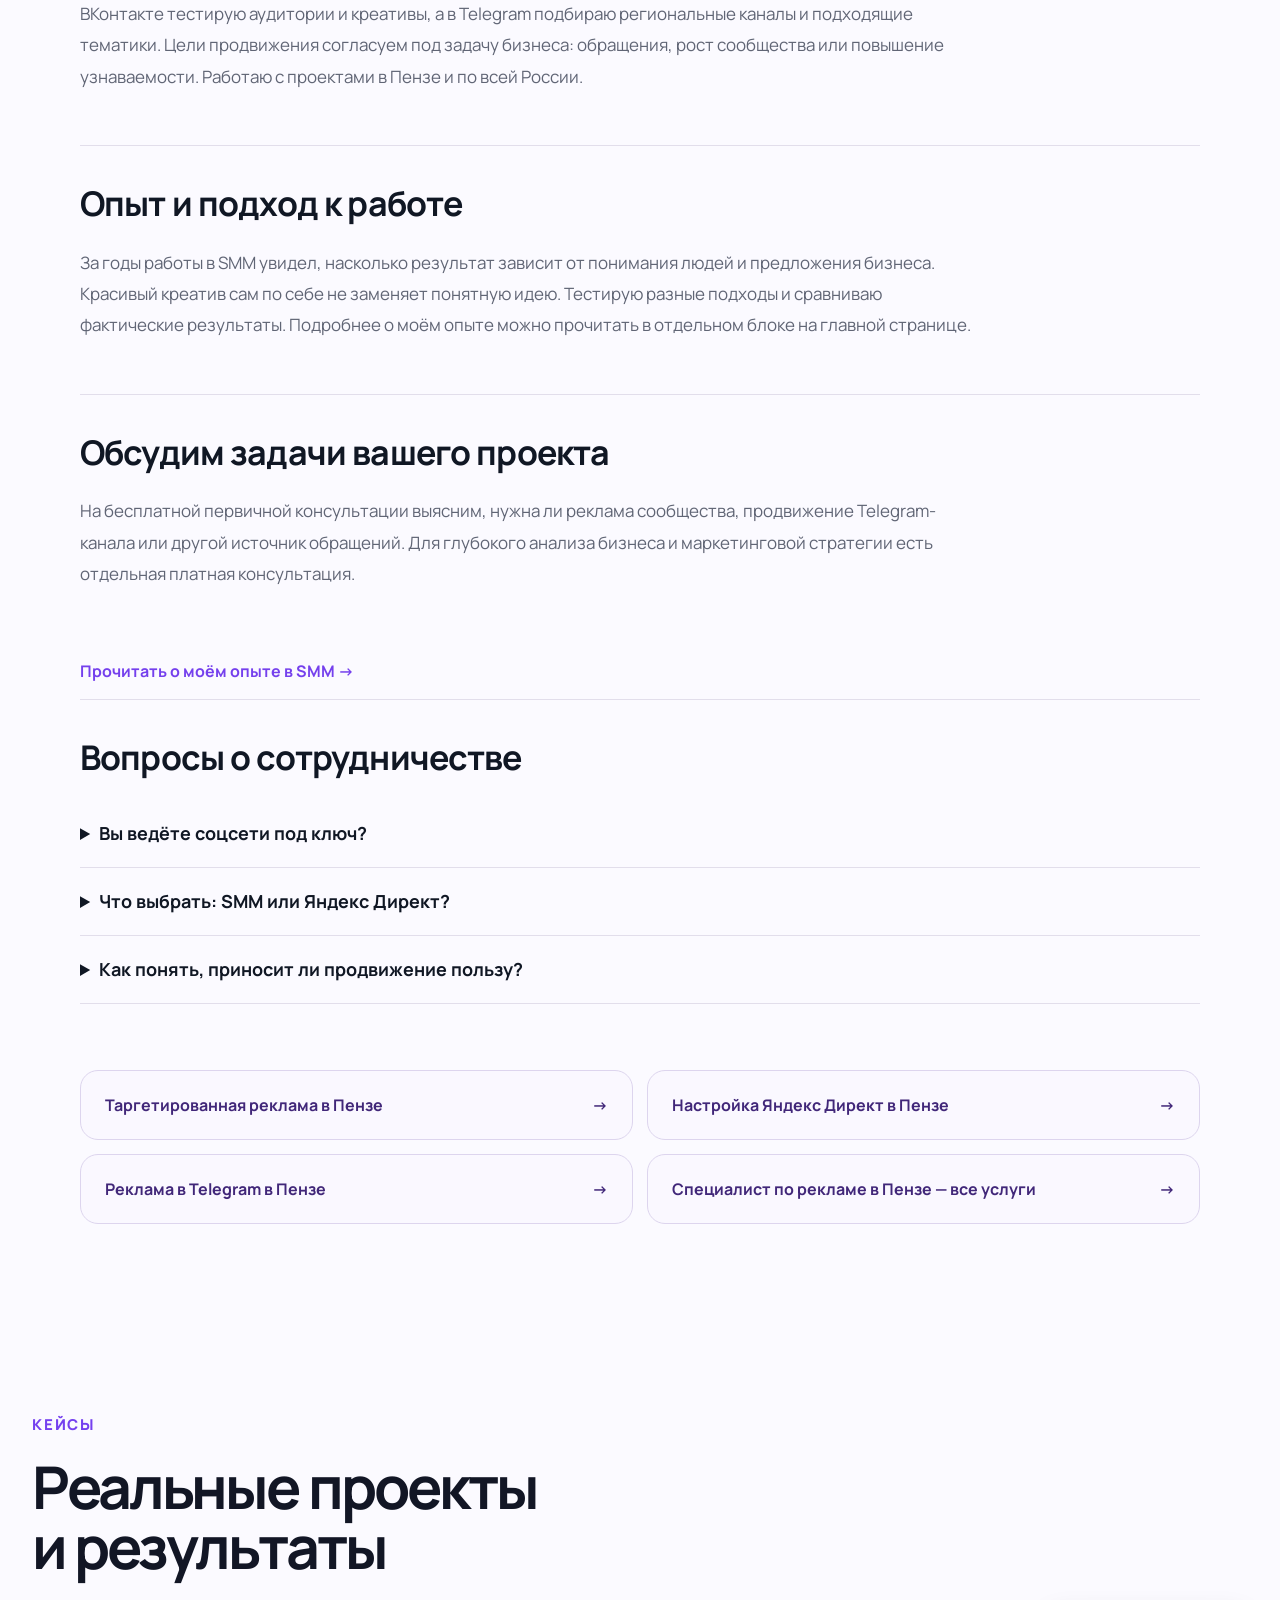
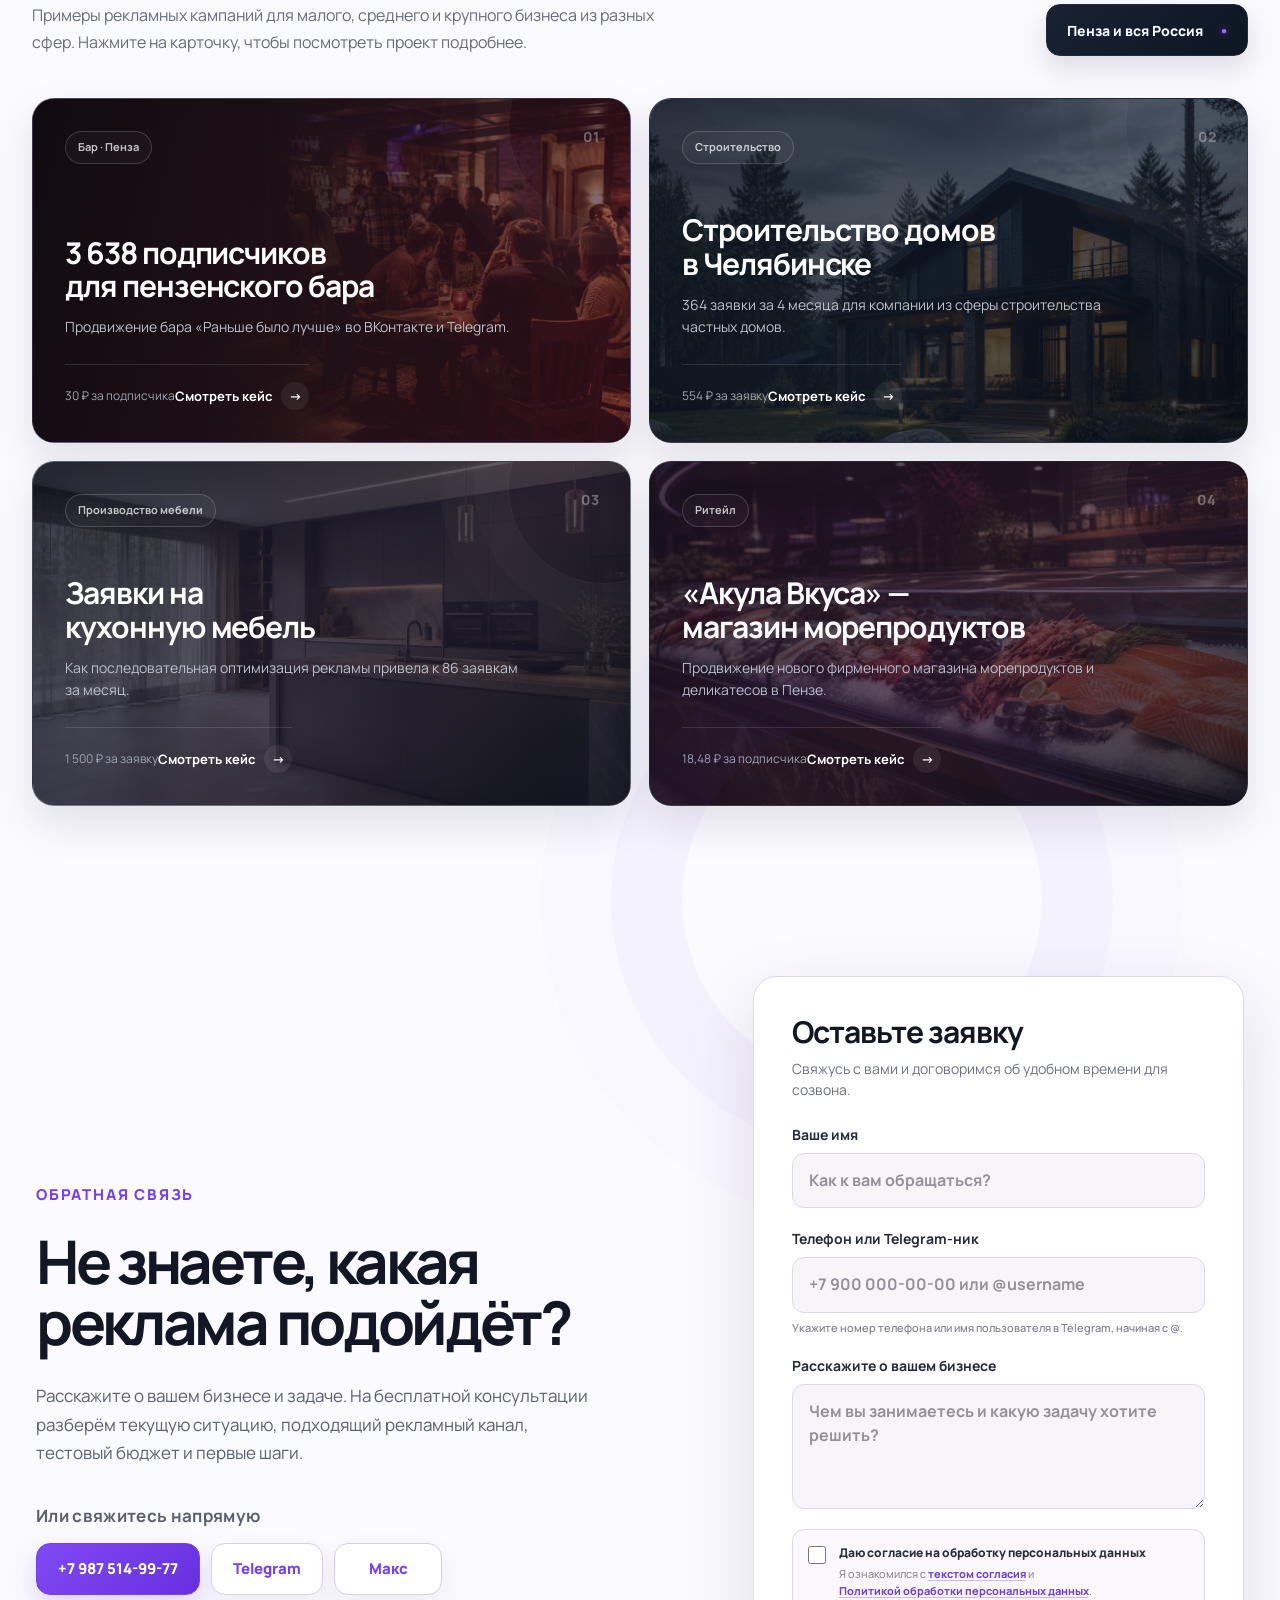
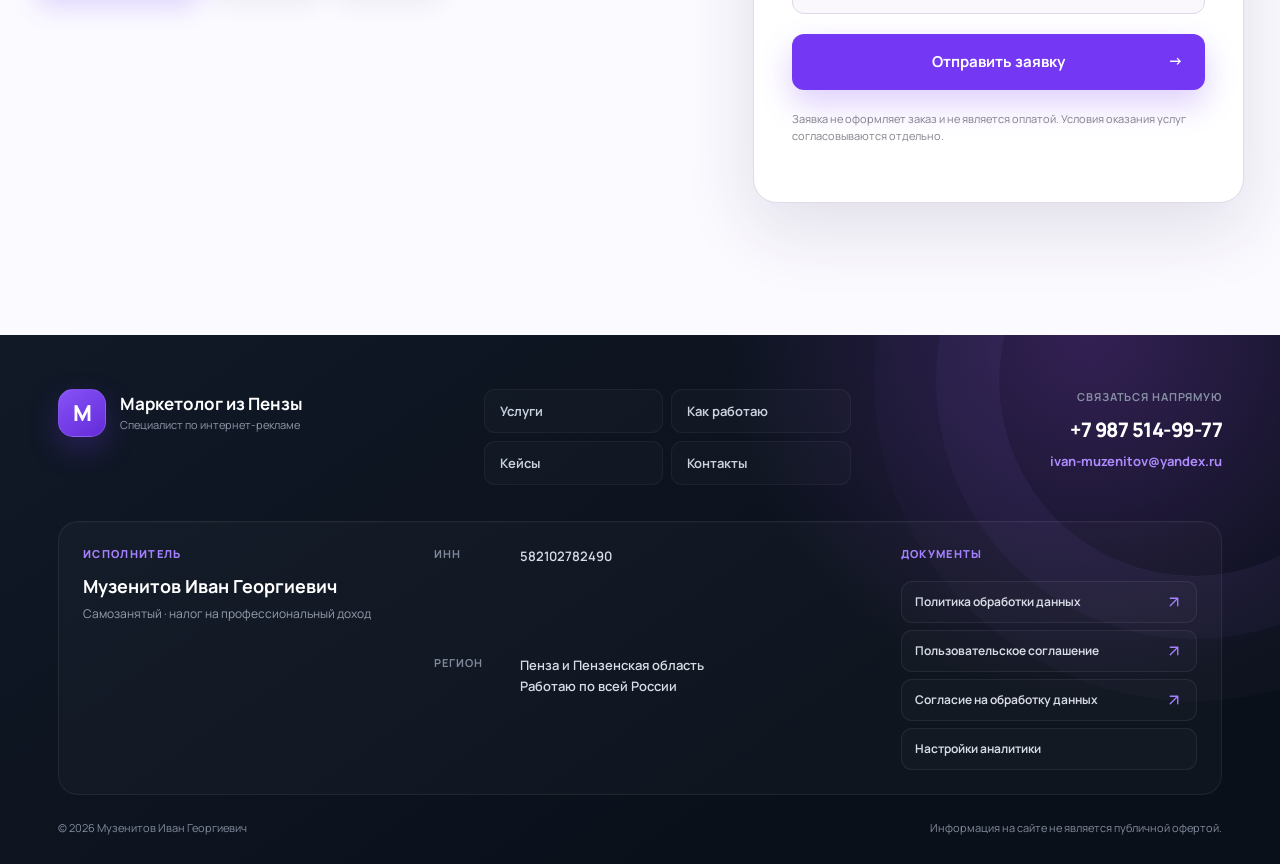
<file: smm-penza.html>
<!doctype html>
<html lang="ru">
<head>
<meta charset="UTF-8">
<meta name="viewport" content="width=device-width, initial-scale=1.0">
<title>SMM и продвижение бизнеса в соцсетях в Пензе — Иван Музенитов</title>
<meta name="description" content="SMM и ведение соцсетей в Пензе и по России: копирайтинг, контент-план, кросспостинг, реклама ВКонтакте и Telegram. Бесплатная первичная консультация.">
<meta name="robots" content="index, follow, max-image-preview:large">
<meta name="author" content="Музенитов Иван Георгиевич">
<meta name="theme-color" content="#101724">
<link rel="canonical" href="https://marketolog-penza.ru/smm-penza.html">
<meta property="og:locale" content="ru_RU">
<meta property="og:type" content="website">
<meta property="og:site_name" content="Иван Музенитов">
<meta property="og:title" content="SMM и продвижение бизнеса в соцсетях в Пензе — Иван Музенитов">
<meta property="og:description" content="SMM и ведение соцсетей в Пензе и по России: копирайтинг, контент-план, кросспостинг, реклама ВКонтакте и Telegram. Бесплатная первичная консультация.">
<meta property="og:url" content="https://marketolog-penza.ru/smm-penza.html">
<meta property="og:image" content="https://marketolog-penza.ru/images/hero-laptop-analytics-v6-clean.webp">
<meta name="twitter:card" content="summary_large_image">
<meta name="twitter:title" content="SMM и продвижение бизнеса в соцсетях в Пензе — Иван Музенитов">
<meta name="twitter:description" content="SMM и ведение соцсетей в Пензе и по России: копирайтинг, контент-план, кросспостинг, реклама ВКонтакте и Telegram. Бесплатная первичная консультация.">
<meta name="twitter:image" content="https://marketolog-penza.ru/images/hero-laptop-analytics-v6-clean.webp">
<link rel="icon" href="/favicon.svg" type="image/svg+xml" sizes="any">
<link rel="alternate icon" href="/favicon.ico" type="image/x-icon">
<link rel="apple-touch-icon" href="/apple-touch-icon.png" sizes="180x180">
<link rel="preload" as="font" href="fonts/manrope-variable.ttf" type="font/ttf" crossorigin>
<link rel="stylesheet" href="font.css?v=20260829-prelaunch1">
<link rel="stylesheet" href="style.css?v=20260829-prelaunch1">
<link rel="stylesheet" href="reference.css?v=20260829-prelaunch1">
  <link rel="stylesheet" href="continuous.css?v=20261022-privacy1">
<link rel="stylesheet" href="seo-services.css?v=20261006-1">
<script type="application/ld+json">{"@context":"https://schema.org","@graph":[{"@type":"WebPage","@id":"https://marketolog-penza.ru/smm-penza.html#webpage","url":"https://marketolog-penza.ru/smm-penza.html","name":"SMM и продвижение бизнеса в соцсетях в Пензе — Иван Музенитов","description":"SMM и ведение соцсетей в Пензе и по России: копирайтинг, контент-план, кросспостинг, реклама ВКонтакте и Telegram. Бесплатная первичная консультация.","inLanguage":"ru-RU","isPartOf":{"@id":"https://marketolog-penza.ru/#website"},"about":{"@id":"https://marketolog-penza.ru/smm-penza.html#service"}},{"@type":"Service","@id":"https://marketolog-penza.ru/smm-penza.html#service","name":"SMM и рекламное продвижение в Пензе","description":"Работаю в интернет-маркетинге с 2019 года. Помогаю бизнесу вести социальные сети и продвигаться через рекламу: разрабатываю контент-план, готовлю тексты и организую кросспостинг.","serviceType":"SMM и рекламное продвижение в Пензе","provider":{"@type":"Person","@id":"https://marketolog-penza.ru/#person","name":"Иван Музенитов","url":"https://marketolog-penza.ru/"},"areaServed":{"@type":"City","name":"Пенза"}},{"@type":"BreadcrumbList","itemListElement":[{"@type":"ListItem","position":1,"name":"Главная","item":"https://marketolog-penza.ru/"},{"@type":"ListItem","position":2,"name":"SMM и рекламное продвижение в Пензе","item":"https://marketolog-penza.ru/smm-penza.html"}]}]}</script>
</head>
<body class="service-page">
  <header class="header">
    <a class="brand" href="/#top" aria-label="На главную"><span class="brand-mark">M</span><span class="brand-copy"><strong>Иван Музенитов</strong><small>Специалист по интернет-рекламе</small></span></a>
    <button class="menu-toggle" type="button" aria-expanded="false" aria-controls="nav">Меню</button>
    <nav class="nav" id="nav" aria-label="Основная навигация">
      <a href="/#services">Услуги</a><a href="/#process">Этапы работы</a><a href="#cases">Кейсы</a><a href="#contact">Контакты</a>
    </nav>
    <a class="phone" href="tel:+79875149977"><span class="phone-icon" aria-hidden="true">☎</span><span class="phone-number">+7-987-514-99-77</span><span class="phone-arrow" aria-hidden="true">→</span></a>
  </header>


<main id="top">
<section class="service-intro">
<nav class="service-breadcrumb" aria-label="Хлебные крошки"><a href="/">Главная</a><span aria-hidden="true">/</span><span>SMM и рекламное продвижение в Пензе</span></nav>
<p class="eyebrow">Иван Музенитов · Пенза</p>
<h1>SMM и рекламное продвижение в Пензе</h1>
<p class="service-lead">Работаю в интернет-маркетинге с 2019 года. Помогаю бизнесу вести социальные сети и продвигаться через рекламу: разрабатываю контент-план, готовлю тексты и организую кросспостинг.</p>
<div class="service-intro-actions"><a class="button button-primary" href="#contact">Обсудить проект <span aria-hidden="true">→</span></a><a class="button button-secondary" href="#cases">Посмотреть кейсы</a></div>
</section>
<div class="service-article">
<section class="service-copy"><h2>Какой формат SMM я предлагаю</h2><p>Предлагаю копирайтинг и ведение социальных сетей: разработку контент-плана под задачи бизнеса, подготовку текстов и кросспостинг по всем вашим социальным сетям. Также настраиваю рекламное продвижение во ВКонтакте и Telegram. Состав работ, площадки и график публикаций согласуем под ваш проект.</p></section>
<section class="service-copy"><h2>С чем могу помочь</h2><ul><li>Разработка контент-плана под задачи бизнеса.</li><li>Копирайтинг и подготовка текстов для соцсетей.</li><li>Кросспостинг по всем вашим социальным сетям.</li><li>Выбор рекламного канала под бизнес и аудиторию.</li><li>Настройка и ведение рекламы ВКонтакте.</li><li>Рекламное продвижение в Telegram.</li><li>Подготовка рекламных текстов и креативов.</li><li>Проверка пути пользователя от объявления до обращения.</li><li>Анализ результатов и рекомендации по дальнейшему продвижению.</li></ul></section>
<section class="service-copy"><h2>Локальное продвижение в Пензе и других регионах</h2><p>Для локального бизнеса важно обращаться к людям, которые могут стать его клиентами. Подбираю аудитории и рекламные площадки с учётом города, территории обслуживания и особенностей вашего предложения. Во ВКонтакте тестирую аудитории и креативы, а в Telegram подбираю региональные каналы и подходящие тематики. Цели продвижения согласуем под задачу бизнеса: обращения, рост сообщества или повышение узнаваемости. Работаю с проектами в Пензе и по всей России.</p></section>
<section class="service-copy"><h2>Опыт и подход к работе</h2><p>За годы работы в SMM увидел, насколько результат зависит от понимания людей и предложения бизнеса. Красивый креатив сам по себе не заменяет понятную идею. Тестирую разные подходы и сравниваю фактические результаты. Подробнее о моём опыте можно прочитать в отдельном блоке на главной странице.</p></section>
<section class="service-copy"><h2>Обсудим задачи вашего проекта</h2><p>На бесплатной первичной консультации выясним, нужна ли реклама сообщества, продвижение Telegram-канала или другой источник обращений. Для глубокого анализа бизнеса и маркетинговой стратегии есть отдельная платная консультация.</p></section>
<p><a class="service-text-link" href="/#experience">Прочитать о моём опыте в SMM →</a></p>
<section class="service-copy service-faq"><h2>Вопросы о сотрудничестве</h2><details><summary>Вы ведёте соцсети под ключ?</summary><p>Предлагаю разработку контент-плана, подготовку текстов и кросспостинг по вашим социальным сетям. Подробнее о ведении, площадках и объёме работы можно обсудить на бесплатной консультации.</p></details><details><summary>Что выбрать: SMM или Яндекс Директ?</summary><p>Зависит от того, как люди выбирают ваш продукт. Для одних проектов полезно знакомить аудиторию с брендом в соцсетях, для других — работать с уже сформированным поисковым спросом.</p></details><details><summary>Как понять, приносит ли продвижение пользу?</summary><p>До запуска определяем цель: обращения, подписки или узнаваемость. Затем оцениваем связанные с этой целью показатели и качество получаемых результатов.</p></details></section>
<nav class="seo-service-links" aria-label="Другие направления рекламы"><a href="targetirovannaya-reklama-penza.html">Таргетированная реклама в Пензе<span aria-hidden="true"> →</span></a><a href="yandex-direct-penza.html">Настройка Яндекс Директ в Пензе<span aria-hidden="true"> →</span></a><a href="reklama-telegram-penza.html">Реклама в Telegram в Пензе<span aria-hidden="true"> →</span></a><a href="/">Специалист по рекламе в Пензе — все услуги <span aria-hidden="true">→</span></a></nav>
</div>
    <section class="cases section" id="cases">
      <div class="section-heading row"><div><p class="eyebrow">Кейсы</p><h2>Реальные проекты<br>и результаты</h2><p class="cases-lead">Примеры рекламных кампаний для малого, среднего и крупного бизнеса из разных сфер. Нажмите на карточку, чтобы посмотреть проект подробнее.</p></div><span class="all-cases case-count">Пенза и вся Россия <span>●</span></span></div>
      <div class="case-grid">
        <button class="case-card case-purple case-rbl-cover" id="bar-case" type="button" data-bar-case aria-haspopup="dialog" aria-controls="bar-modal"><span class="case-index">01</span><span class="case-tag">Бар · Пенза</span><div class="case-body"><h3>3 638 подписчиков<br>для пензенского бара</h3><p>Продвижение бара «Раньше было лучше» во ВКонтакте и Telegram.</p></div><div class="case-metrics"><span>30 ₽ за подписчика</span><strong>Смотреть кейс <b>→</b></strong></div></button>
        <button class="case-card case-dark case-construction-cover" type="button" data-case="chelyabinsk" aria-haspopup="dialog"><span class="case-index">02</span><span class="case-tag">Строительство</span><div class="case-body"><h3>Строительство домов<br>в Челябинске</h3><p>364 заявки за 4 месяца для компании из сферы строительства частных домов.</p></div><div class="case-metrics"><span>554 ₽ за заявку</span><strong>Смотреть кейс <b>→</b></strong></div></button>
        <button class="case-card case-light case-kitchen-cover" type="button" data-kitchen-case aria-haspopup="dialog"><span class="case-index">03</span><span class="case-tag">Производство мебели</span><div class="case-body"><h3>Заявки на<br>кухонную мебель</h3><p>Как последовательная оптимизация рекламы привела к 86 заявкам за месяц.</p></div><div class="case-metrics"><span>1 500 ₽ за заявку</span><strong>Смотреть кейс <b>→</b></strong></div></button>
        <button class="case-card case-image case-seafood-cover" type="button" data-seafood-case aria-haspopup="dialog"><span class="case-index">04</span><span class="case-tag">Ритейл</span><div class="case-body"><h3>«Акула Вкуса» —<br>магазин морепродуктов</h3><p>Продвижение нового фирменного магазина морепродуктов и деликатесов в Пензе.</p></div><div class="case-metrics"><span>18,48 ₽ за подписчика</span><strong>Смотреть кейс <b>→</b></strong></div></button>
      </div>
    </section>


    <section class="contact section" id="contact">
      <div class="contact-copy">
        <p class="eyebrow">Обратная связь</p>
        <h2>Не знаете, какая<br>реклама подойдёт?</h2>
        <p class="contact-intro">Расскажите о вашем бизнесе и задаче. На бесплатной консультации разберём текущую ситуацию, подходящий рекламный канал, тестовый бюджет и первые шаги.</p>
        <p class="contact-direct">Или свяжитесь напрямую</p>
        <div class="contact-links">
          <a class="contact-phone" href="tel:+79875149977">+7 987 514-99-77</a>
          <a class="contact-messenger" href="https://t.me/penzatut" target="_blank" rel="noopener noreferrer" aria-label="Написать в Telegram">Telegram</a>
          <a class="contact-messenger" href="https://max.ru/u/f9LHodD0cOI6moJ5_l5qgewkaPltUf2XHVLtxAoabsSk8i3A_e_SWyXuCgI" target="_blank" rel="noopener noreferrer" aria-label="Написать в Макс">Макс</a>
        </div>
      </div>
      <form class="form" id="lead-form">
        <div class="form-heading"><h3>Оставьте заявку</h3><p>Свяжусь с вами и договоримся об удобном времени для созвона.</p></div>
        <label>Ваше имя<input class="ym-disable-keys" name="name" type="text" autocomplete="name" minlength="2" maxlength="80" placeholder="Как к вам обращаться?" required></label>
        <label>Телефон или Telegram-ник<input class="ym-disable-keys" name="contact" type="text" inputmode="text" autocomplete="off" autocapitalize="none" spellcheck="false" minlength="3" maxlength="100" placeholder="+7 900 000-00-00 или @username" aria-describedby="contact-hint" required><small class="form-hint" id="contact-hint">Укажите номер телефона или имя пользователя в Telegram, начиная с @.</small></label>
        <label>Расскажите о вашем бизнесе<textarea class="ym-disable-keys" name="message" rows="4" maxlength="2000" placeholder="Чем вы занимаетесь и какую задачу хотите решить?"></textarea></label>
        <div class="form-honeypot" aria-hidden="true"><label>Ваш сайт<input class="ym-disable-keys" name="website" type="text" tabindex="-1" autocomplete="off"></label></div>
        <div class="form-consent">
          <input id="personal-data-consent" name="personal_data_consent" type="checkbox" value="yes" required>
          <div>
            <label for="personal-data-consent">Даю согласие на обработку персональных данных</label>
            <p>Я ознакомился с <button type="button" data-legal-doc="consent">текстом согласия</button> и <button type="button" data-legal-doc="privacy">Политикой обработки персональных данных</button>.</p>
          </div>
        </div>
        <button class="button button-primary" type="submit">Отправить заявку <span>→</span></button>
        <small>Заявка не оформляет заказ и не является оплатой. Условия оказания услуг согласовываются отдельно.</small>
        <p class="form-status" role="status"></p>
      </form>
    </section>

</main>
  <footer class="footer">
    <div class="footer-inner">
      <div class="footer-primary">
        <a class="footer-brand" href="/#top" aria-label="Вернуться в начало страницы">
          <span class="footer-brand-mark">M</span>
          <span><strong>Маркетолог из Пензы</strong><small>Специалист по интернет-рекламе</small></span>
        </a>
        <nav class="footer-nav" aria-label="Навигация в подвале сайта">
          <a href="/#services">Услуги</a>
          <a href="/#process">Как работаю</a>
          <a href="#cases">Кейсы</a>
          <a href="#contact">Контакты</a>
        </nav>
        <div class="footer-contacts">
          <span>Связаться напрямую</span>
          <a class="footer-phone" href="tel:+79875149977">+7 987 514-99-77</a>
          <a class="footer-email" href="mailto:ivan-muzenitov@yandex.ru">ivan-muzenitov@yandex.ru</a>
        </div>
      </div>

      <div class="footer-details">
        <section class="footer-identity" aria-label="Информация об исполнителе">
          <p class="footer-label">Исполнитель</p>
          <strong>Музенитов Иван Георгиевич</strong>
          <span>Самозанятый · налог на профессиональный доход</span>
        </section>
        <dl class="footer-requisites">
          <div><dt>ИНН</dt><dd>582102782490</dd></div>
          <div><dt>Регион</dt><dd>Пенза и Пензенская область<br>Работаю по всей России</dd></div>
        </dl>
        <div class="footer-documents">
          <p class="footer-label">Документы</p>
          <button type="button" data-legal-doc="privacy">Политика обработки данных <svg aria-hidden="true" width="18" height="18" viewBox="0 0 24 24" fill="none" stroke="#a681ff" stroke-width="1.8" stroke-linecap="round" stroke-linejoin="round"><path d="M7 17 17 7M7 7h10v10"/></svg></button>
          <button type="button" data-legal-doc="terms">Пользовательское соглашение <svg aria-hidden="true" width="18" height="18" viewBox="0 0 24 24" fill="none" stroke="#a681ff" stroke-width="1.8" stroke-linecap="round" stroke-linejoin="round"><path d="M7 17 17 7M7 7h10v10"/></svg></button>
          <button type="button" data-legal-doc="consent">Согласие на обработку данных <svg aria-hidden="true" width="18" height="18" viewBox="0 0 24 24" fill="none" stroke="#a681ff" stroke-width="1.8" stroke-linecap="round" stroke-linejoin="round"><path d="M7 17 17 7M7 7h10v10"/></svg></button>
        </div>
      </div>

      <div class="footer-bottom">
        <p>© <span id="year"></span> Музенитов Иван Георгиевич</p>
        <p>Информация на сайте не является публичной офертой.</p>
      </div>
    </div>
  </footer>

  <dialog class="modal" id="service-modal"><button class="modal-close" type="button" aria-label="Закрыть">×</button><div id="modal-content"></div><a class="button button-primary" href="#contact" id="modal-action">Оставить заявку</a></dialog>
  <dialog class="modal experience-modal" id="experience-modal" aria-labelledby="experience-title">
    <button class="modal-close experience-modal-close" type="button" aria-label="Закрыть статью">×</button>
    <header class="experience-modal-hero">
      <p class="experience-kicker">Опыт · SMM и интернет-маркетинг</p>
      <h2 id="experience-title">7 лет в SMM:<br>проекты, ниши и опыт</h2>
      <p>Работаю в интернет-маркетинге с 2019 года. За это время успел поработать с бизнесом из разных сфер и городов России, а 2,5 года провёл в крупном рекламном агентстве Пензы.</p>
      <div class="experience-facts">
        <div><strong>7 лет</strong><span>в интернет-маркетинге</span></div>
        <div><strong>2,5 года</strong><span>работы в агентстве</span></div>
        <div><strong>70+ проектов</strong><span>в различных сферах</span></div>
      </div>
    </header>

    <div class="experience-modal-content">
      <div class="experience-intro">
        <p class="case-content-label">Направления работы</p>
        <h3>С какими нишами и компаниями я работал</h3>
        <p>За годы работы проектов и задач было много. Ниже — основные направления и некоторые компании, которые удалось вспомнить.</p>
      </div>

      <div class="experience-groups">
        <section class="experience-group">
          <span class="experience-group-mark">01</span>
          <h4>Строительство и недвижимость</h4>
          <ul>
            <li>Строительство домов — более 10 проектов в разных городах России</li>
            <li>Натяжные потолки</li>
            <li>Риелторы и недвижимость</li>
            <li>Дизайнеры интерьера</li>
            <li>«Мастер Дом» и «Дива Керамика»</li>
          </ul>
        </section>

        <section class="experience-group">
          <span class="experience-group-mark">02</span>
          <h4>Производство и розничная торговля</h4>
          <ul>
            <li>Производство и продажа мебели — «Мебель Центр» в Москве и «МСК» в Пензе</li>
            <li>Пензенская кондитерская фабрика</li>
            <li>Магазины одежды и обуви</li>
            <li>Магазины электроники</li>
            <li>Цветочный магазин</li>
            <li>Гастроном морепродуктов и деликатесов «Акула Вкуса»</li>
          </ul>
        </section>

        <section class="experience-group">
          <span class="experience-group-mark">03</span>
          <h4>Медицина и частные специалисты</h4>
          <ul>
            <li>Ортопедический салон «Авионика»</li>
            <li>Реабилитационный центр «Дамиан» в Пензе</li>
            <li>Центр реабилитации в Волгограде</li>
            <li>Логопедия</li>
          </ul>
        </section>

        <section class="experience-group">
          <span class="experience-group-mark">04</span>
          <h4>Рестораны и развлечения</h4>
          <ul>
            <li>Доставка еды</li>
            <li>Рестораны в Пензе и других городах России, включая «Borjomi» и «Рестик»</li>
            <li>Бар «Раньше было лучше»</li>
            <li>Другие клубы, бары и рестораны России</li>
          </ul>
        </section>

        <section class="experience-group experience-group-wide">
          <span class="experience-group-mark">05</span>
          <h4>Другие проекты</h4>
          <ul>
            <li>Автосервисы и СТО</li>
            <li>Автоподбор</li>
            <li>Юридическая фирма «Каменская &amp; партнёры»</li>
            <li>Бизнес-клуб «Ресурс»</li>
          </ul>
        </section>
      </div>

      <section class="experience-conclusion">
        <p class="case-content-label">Главный вывод</p>
        <h3>У каждой ниши своя логика продвижения</h3>
        <p>Опыт в разных сферах научил меня не переносить одну рекламную схему из проекта в проект. Для каждого бизнеса важно отдельно разбираться в продукте, аудитории, цикле сделки и реальной задаче рекламы.</p>
      </section>

      <div class="experience-modal-footer">
        <p>Список отражает основные направления и не включает все проекты за семь лет работы.</p>
        <a class="button button-primary experience-modal-action" href="#contact">Обсудить ваш проект</a>
      </div>
    </div>
  </dialog>
  <dialog class="modal case-modal bar-modal" id="bar-modal" aria-labelledby="bar-case-title">
    <button class="modal-close case-modal-close bar-modal-close" type="button" aria-label="Закрыть кейс">×</button>
    <div class="case-modal-hero bar-modal-hero">
      <p class="case-modal-kicker">Кейс · Бар и развлечения</p>
      <div class="case-modal-heading">
        <div>
          <h2 id="bar-case-title">3 638 подписчиков<br>для пензенского бара</h2>
          <p>Как реклама во ВКонтакте и Telegram помогла повысить узнаваемость бара «Раньше было лучше» и собрать вокруг него свою аудиторию.</p>
        </div>
        <span class="case-period"><small>Статус проекта</small>Работа продолжается</span>
      </div>
      <div class="case-result-strip">
        <div><strong>3 638</strong><span>подписчиков из VK Ads</span></div>
        <div><strong>30 ₽</strong><span>средняя цена подписчика</span></div>
        <div><strong>VK + TG</strong><span>две рекламные площадки</span></div>
      </div>
    </div>

    <div class="case-modal-content">
      <section class="case-story-grid" aria-label="Описание проекта">
        <div>
          <p class="case-content-label">Задача</p>
          <h3>Набрать подписчиков и повысить узнаваемость бара</h3>
          <p>Нам было важно не просто увеличить цифру в сообществе, а привлечь живую аудиторию из Пензы — людей, которым близки атмосфера и формат заведения и которые могут стать постоянными гостями.</p>
        </div>
        <div>
          <p class="case-content-label">Результат</p>
          <h3>3 638 живых подписчиков из рекламы</h3>
          <p>Основной измеримый результат получили во ВКонтакте: пользователи вступали в сообщество непосредственно после объявлений в VK Ads. Средняя стоимость подписчика составила около 30 рублей.</p>
        </div>
      </section>

      <section class="case-numbers" aria-label="Показатели рекламной кампании бара">
        <div><span>Рекламный бюджет</span><strong>110 000 ₽</strong></div>
        <div><span>Показы рекламы</span><strong>1 938 575</strong></div>
        <div><span>Переходы</span><strong>8 961</strong></div>
        <div><span>Цена перехода</span><strong>12,29 ₽</strong></div>
        <div><span>Конверсия в подписку</span><strong>40,6%</strong></div>
        <div class="case-numbers-accent"><span>Подписчики</span><strong>3 638</strong></div>
      </section>

      <section class="case-timeline bar-creative-review" aria-labelledby="bar-creative-title">
        <div class="case-timeline-heading">
          <p class="case-content-label">Тестирование креативов</p>
          <h3 id="bar-creative-title">Какие форматы сработали лучше</h3>
        </div>
        <ol>
          <li><span>01</span><strong>«Народные» креативы</strong><p>Обычные фотографии без сложной обработки и текста снова показали высокую эффективность.</p></li>
          <li><span>02</span><strong>ИИ-ролик</strong><p>Видео, построенное на воспоминаниях из прошлого и душевной атмосфере, тоже дало хороший результат.</p></li>
          <li><span>03</span><strong>Рекламные баннеры</strong><p>Использовали стандартный формат для понятной подачи предложения и знакомства с заведением.</p></li>
          <li><span>04</span><strong>Видео с тусовок</strong><p>Как ни удивительно, именно этот естественный для бара формат показал самый слабый результат.</p></li>
        </ol>
      </section>

      <section class="case-proof" aria-labelledby="bar-proof-title">
        <div class="case-proof-heading">
          <div>
            <p class="case-content-label">Материалы проекта</p>
            <h3 id="bar-proof-title">Статистика и рекламные креативы</h3>
          </div>
          <p>Фактические показатели из VK Ads и примеры объявлений, которые использовались в кампании.</p>
        </div>
        <div class="case-proof-grid">
          <figure class="case-proof-card case-proof-wide bar-proof-stats">
            <img src="images/case-rbl-vk-ads-stats.png" alt="Статистика рекламной кампании бара Раньше было лучше в VK Ads" loading="lazy" decoding="async">
            <figcaption><span>Подтверждение результата</span>Сводная статистика кампаний в VK Ads</figcaption>
          </figure>
          <figure class="case-proof-card">
            <img src="images/case-rbl-creative-street.png" alt="Рекламное объявление бара Раньше было лучше с фотографией входа" loading="lazy" decoding="async">
            <figcaption><span>Креатив 01</span>Объявление с атмосферной фотографией входа</figcaption>
          </figure>
          <figure class="case-proof-card bar-proof-mobile">
            <img src="images/case-rbl-creative-banner.png" alt="Рекламный баннер пензенского бара Раньше было лучше" loading="lazy" decoding="async">
            <figcaption><span>Креатив 02</span>Баннер с позиционированием заведения</figcaption>
          </figure>
          <figure class="case-proof-card">
            <img src="images/case-rbl-video-party.png" alt="Кадр из рекламного видео с вечеринкой в баре Раньше было лучше" loading="lazy" decoding="async">
            <figcaption><span>Видео</span>Фрагмент ролика с тусовки</figcaption>
          </figure>
          <figure class="case-proof-card bar-proof-mobile">
            <img src="images/case-rbl-video-anniversary.png" alt="Рекламное видео к годовщине бара Раньше было лучше" loading="lazy" decoding="async">
            <figcaption><span>Видео</span>Вертикальный ролик к годовщине бара</figcaption>
          </figure>
        </div>
      </section>

      <section class="case-insight bar-insight">
        <div class="case-insight-mark">Р</div>
        <div>
          <p class="case-content-label">Позиционирование</p>
          <h3>Не пафосное заведение, а место для своих</h3>
          <p>«Раньше было лучше» — бар, где друзья собираются обсудить прошедшую неделю, вкусно поесть, выпить прохладных напитков, а затем спуститься вниз и потанцевать. Здесь нет ставки на дорогой ремонт и звёздных диджеев: всё по-свойски, уютно, тусовочно и немного олдскульно.</p>
          <p>Именно на этой атмосфере мы построили рекламную коммуникацию. Нам нужны были не случайные подписчики, а «свои» люди — будущие постоянные гости и часть большой барной семьи.</p>
        </div>
      </section>

      <section class="case-story-grid bar-channel-story" aria-label="Реклама в Telegram и дальнейшая работа">
        <div>
          <p class="case-content-label">Telegram</p>
          <h3>Охватили активную аудиторию Пензы</h3>
          <p>Рекламу запускали также в Telegram. Креативы несколько раз показали активной аудитории пензенских каналов: охватили заметные городские новостные ресурсы и каналы заведений общепита, присутствующие на площадке.</p>
        </div>
        <div>
          <p class="case-content-label">Продолжение</p>
          <h3>Сотрудничество продолжается</h3>
          <p>Узнаваемость кампании стала заметна даже внутри рынка: конкуренты рассказывали, что видят рекламу бара в своих Telegram-каналах чаще, чем собственные объявления. Проект продолжается — дальше будем развивать рабочие форматы и усиливать присутствие бренда.</p>
        </div>
      </section>

      <div class="case-modal-footer">
        <p>Показатели приведены по данным рекламных кампаний VK Ads. Результаты Telegram оценивались по охвату размещений и узнаваемости рекламы.</p>
        <a class="button button-primary case-modal-action bar-modal-action" href="#contact">Обсудить похожий проект</a>
      </div>
    </div>
  </dialog>
  <dialog class="modal case-modal" id="case-modal" aria-labelledby="chelyabinsk-case-title">
    <button class="modal-close case-modal-close" type="button" aria-label="Закрыть кейс">×</button>
    <div class="case-modal-hero">
      <p class="case-modal-kicker">Кейс · Строительство</p>
      <div class="case-modal-heading">
        <div>
          <h2 id="chelyabinsk-case-title">Строительство домов<br>в Челябинске</h2>
          <p>Рекламная кампания для компании, которая занимается строительством частных домов.</p>
        </div>
        <span class="case-period"><small>Срок работы</small>4 месяца</span>
      </div>
      <div class="case-result-strip">
        <div><strong>364</strong><span>заявки получено</span></div>
        <div><strong>554 ₽</strong><span>средняя цена заявки</span></div>
        <div><strong>201 686 ₽</strong><span>рекламный бюджет</span></div>
      </div>
    </div>

    <div class="case-modal-content">
      <section class="case-story-grid" aria-label="Описание проекта">
        <div>
          <p class="case-content-label">Задача</p>
          <h3>Получать обращения на строительство частных домов</h3>
          <p>Проект работает в нише с высоким чеком и длинным циклом принятия решения. Потенциальные клиенты сравнивают подрядчиков, стоимость и качество работ, поэтому результат рекламы важно оценивать вместе с дальнейшей работой отдела продаж.</p>
        </div>
        <div>
          <p class="case-content-label">Результат</p>
          <h3>Два источника заявок</h3>
          <p>За четыре месяца реклама привела 235 обращений через посадочную страницу Marquiz и ещё 129 обращений в личные сообщения. Общий результат — 364 заявки.</p>
        </div>
      </section>

      <section class="case-numbers" aria-label="Показатели рекламной кампании">
        <div><span>Показы</span><strong>1 695 953</strong></div>
        <div><span>Переходы</span><strong>8 878</strong></div>
        <div><span>Средняя цена перехода</span><strong>22 ₽</strong></div>
        <div><span>Заявки через Marquiz</span><strong>235</strong></div>
        <div><span>Заявки в сообщениях</span><strong>129</strong></div>
        <div class="case-numbers-accent"><span>Всего заявок</span><strong>364</strong></div>
      </section>

      <section class="case-proof" aria-labelledby="case-proof-title">
        <div class="case-proof-heading">
          <div>
            <p class="case-content-label">Материалы проекта</p>
            <h3 id="case-proof-title">Реальные креативы и результаты</h3>
          </div>
          <p>Примеры рекламных объявлений, статистика обращений и посадочная страница, использованные в проекте.</p>
        </div>
        <div class="case-proof-grid">
          <figure class="case-proof-card">
            <img src="images/case-chelyabinsk-creative-1.png" alt="Пример рекламного объявления о строительстве дома в Челябинске" loading="lazy" decoding="async">
            <figcaption><span>Креатив 01</span>Рекламное объявление с готовым домом</figcaption>
          </figure>
          <figure class="case-proof-card">
            <img src="images/case-chelyabinsk-creative-2.png" alt="Пример рекламного объявления о проекте дома Манго" loading="lazy" decoding="async">
            <figcaption><span>Креатив 02</span>Объявление с подборкой изображений проекта</figcaption>
          </figure>
          <figure class="case-proof-card case-proof-wide">
            <img src="images/case-chelyabinsk-marquiz-leads-redacted.png" alt="Список заявок в Marquiz с размытыми последними цифрами телефонных номеров" loading="lazy" decoding="async">
            <figcaption><span>Подтверждение результата</span>Статистика заявок в Marquiz · номера клиентов частично скрыты</figcaption>
          </figure>
          <figure class="case-proof-card case-proof-wide">
            <img src="images/case-chelyabinsk-marquiz.png" alt="Посадочная страница Marquiz для расчёта стоимости строительства дома" loading="lazy" decoding="async">
            <figcaption><span>Посадочная страница</span>Marquiz для предварительного расчёта стоимости дома</figcaption>
          </figure>
        </div>
      </section>

      <section class="case-insight">
        <div class="case-insight-mark">i</div>
        <div>
          <p class="case-content-label">Особенность ниши</p>
          <h3>Заявка — только начало работы с клиентом</h3>
          <p>В строительстве домов качественные обращения стоимостью до 1 000 ₽ получить возможно. Но сделка редко закрывается после первого звонка: клиентам нужно время на сравнение предложений, а менеджерам — дозваниваться и продолжать общение в мессенджерах.</p>
          <p>В отдельных проектах сделки закрывались уже в первый месяц, однако реалистичный цикл сделки в этой нише — от 3 месяцев до года.</p>
        </div>
      </section>

      <div class="case-modal-footer">
        <p>Показатели приведены по данным рекламной кампании за четыре месяца.</p>
        <a class="button button-primary case-modal-action" href="#contact">Обсудить похожий проект</a>
      </div>
    </div>
  </dialog>
  <dialog class="modal case-modal kitchen-modal" id="kitchen-modal" aria-labelledby="kitchen-case-title">
    <button class="modal-close case-modal-close kitchen-modal-close" type="button" aria-label="Закрыть кейс">×</button>
    <div class="case-modal-hero kitchen-modal-hero">
      <p class="case-modal-kicker">Кейс · Производство мебели</p>
      <div class="case-modal-heading">
        <div>
          <h2 id="kitchen-case-title">Заявки на кухонную<br>мебель в Москве</h2>
          <p>Продвижение компании «Мебель-Центр Москва» в конкурентной нише кухонь на заказ.</p>
          <span class="case-agency-note">Проект реализован в период работы с агентством 5 Cats</span>
        </div>
        <span class="case-period"><small>Путь к результату</small>5 месяцев</span>
      </div>
      <div class="case-result-strip">
        <div><strong>86</strong><span>заявок за итоговый месяц</span></div>
        <div><strong>1 500 ₽</strong><span>средняя цена заявки</span></div>
        <div><strong>5%</strong><span>CTR рекламной кампании</span></div>
      </div>
    </div>

    <div class="case-modal-content">
      <section class="case-story-grid" aria-label="Описание проекта">
        <div>
          <p class="case-content-label">Задача</p>
          <h3>Привлекать заявки на кухни в Москве</h3>
          <p>Клиент обратился с задачей настроить рекламу во ВКонтакте и Яндекс Директе. Ниша оказалась перегретой: высокая конкуренция, дорогие переходы по популярным запросам и длительный цикл сделки — вплоть до года.</p>
        </div>
        <div>
          <p class="case-content-label">Результат</p>
          <h3>86 заявок после последовательной оптимизации</h3>
          <p>Первый запуск не дал заметного результата. После обновления сайта, тестирования стратегий и ручной очистки неэффективных поисковых фраз кампанию удалось стабилизировать и масштабировать.</p>
        </div>
      </section>

      <section class="case-timeline" aria-labelledby="kitchen-work-title">
        <div class="case-timeline-heading">
          <p class="case-content-label">Ход работы</p>
          <h3 id="kitchen-work-title">Что изменили в рекламной кампании</h3>
        </div>
        <ol>
          <li><span>01</span><strong>Первый запуск</strong><p>В первый месяц реклама не принесла заметных результатов, поэтому кампанию остановили для пересмотра подхода.</p></li>
          <li><span>02</span><strong>Обновление сайта</strong><p>Посадочную страницу сделали более современной и лаконичной, после чего вернулись к тестированию рекламы.</p></li>
          <li><span>03</span><strong>Очистка запросов</strong><p>Каждые 2–3 дня удаляли фразы без целевых действий. В результате исключили около 30–40% неэффективных запросов.</p></li>
          <li><span>04</span><strong>Масштабирование</strong><p>Когда поток заявок стабилизировался, бюджет начали увеличивать на работающих связках.</p></li>
        </ol>
      </section>

      <section class="case-numbers" aria-label="Показатели итогового месяца">
        <div><span>Расход</span><strong>128 854,43 ₽</strong></div>
        <div><span>Показы</span><strong>21 457</strong></div>
        <div><span>Клики</span><strong>1 080</strong></div>
        <div><span>Цена перехода</span><strong>119 ₽</strong></div>
        <div><span>CTR</span><strong>5%</strong></div>
        <div class="case-numbers-accent"><span>Количество заявок</span><strong>86</strong></div>
      </section>

      <section class="case-proof" aria-labelledby="kitchen-proof-title">
        <div class="case-proof-heading">
          <div>
            <p class="case-content-label">Подтверждение результата</p>
            <h3 id="kitchen-proof-title">Статистика рекламной кампании</h3>
          </div>
          <p>Скриншоты рекламного кабинета и Яндекс Метрики показывают кампанию и динамику целевых действий.</p>
        </div>
        <div class="case-proof-grid">
          <figure class="case-proof-card case-proof-wide">
            <img src="images/case-kitchen-campaign.png" alt="Статистика рекламной кампании кухонной мебели в Яндекс Директе" loading="lazy" decoding="async">
            <figcaption><span>Яндекс Директ</span>Расход, показы, клики, цена перехода и CTR</figcaption>
          </figure>
          <figure class="case-proof-card">
            <img src="images/case-kitchen-conversions-current.png" alt="Целевые действия в Яндекс Метрике за итоговый месяц" loading="lazy" decoding="async">
            <figcaption><span>Итоговый месяц</span>Целевые действия после оптимизации</figcaption>
          </figure>
          <figure class="case-proof-card">
            <img src="images/case-kitchen-conversions-previous.png" alt="Целевые действия в Яндекс Метрике за предыдущий месяц" loading="lazy" decoding="async">
            <figcaption><span>Предыдущий месяц</span>Показатели до масштабирования</figcaption>
          </figure>
        </div>
      </section>

      <section class="case-insight">
        <div class="case-insight-mark">i</div>
        <div>
          <p class="case-content-label">Главный вывод</p>
          <h3>Качественная реклама не всегда даёт мгновенный результат</h3>
          <p>В сложной конкурентной нише важны не только бюджет и первый запуск. Результат появился благодаря обновлению сайта, последовательным тестам, регулярной очистке поисковых фраз и масштабированию только после стабилизации заявок.</p>
        </div>
      </section>

      <div class="case-modal-footer">
        <p>Показатели приведены по данным итогового месяца рекламной кампании.</p>
        <a class="button button-primary case-modal-action kitchen-modal-action" href="#contact">Обсудить похожий проект</a>
      </div>
    </div>
  </dialog>
  <dialog class="modal case-modal seafood-modal" id="seafood-modal" aria-labelledby="seafood-case-title">
    <button class="modal-close case-modal-close seafood-modal-close" type="button" aria-label="Закрыть кейс">×</button>
    <div class="case-modal-hero seafood-modal-hero">
      <p class="case-modal-kicker">Кейс · Ритейл</p>
      <div class="case-modal-heading">
        <div>
          <h2 id="seafood-case-title">«Акула Вкуса» —<br>магазин морепродуктов</h2>
          <p>Продвижение нового фирменного магазина морепродуктов и деликатесов в Пензе.</p>
        </div>
        <span class="case-period"><small>Срок работы</small>3 месяца</span>
      </div>
      <div class="case-result-strip">
        <div><strong>1 466</strong><span>новых подписчиков за два этапа</span></div>
        <div><strong>18,48 ₽</strong><span>подписчик в VK Ads</span></div>
        <div><strong>5,96 ₽</strong><span>переход в VK Ads</span></div>
      </div>
    </div>

    <div class="case-modal-content">
      <section class="case-story-grid" aria-label="Описание проекта">
        <div>
          <p class="case-content-label">Задача</p>
          <h3>Собрать аудиторию вокруг нового магазина</h3>
          <p>Клиент обратился в самом начале развития сообщества. Нужно было познакомить жителей Пензы с ассортиментом, привлечь целевых подписчиков и сформировать первый устойчивый поток переходов в группу.</p>
        </div>
        <div>
          <p class="case-content-label">Подход</p>
          <h3>Простые креативы с понятным предложением</h3>
          <p>Лучше всего сработали «народные» креативы: реальные фотографии магазина и продукции, короткий текст без перегруженного дизайна. Всего протестировали 5 аудиторий и 19 объявлений, а удачные варианты масштабировали.</p>
        </div>
      </section>

      <section class="case-comparison" aria-labelledby="seafood-comparison-title">
        <div class="case-comparison-heading">
          <p class="case-content-label">Сравнение этапов</p>
          <h3 id="seafood-comparison-title">Переход в VK Ads улучшил экономику рекламы</h3>
          <p>Первые два месяца кампания работала в старом рекламном кабинете ВКонтакте. На третьем месяце рекламу перенесли в VK Ads и сохранили подход с простыми креативами.</p>
        </div>
        <div class="case-comparison-grid">
          <article>
            <span class="case-comparison-period">Первые 2 месяца</span>
            <h4>Старый кабинет ВКонтакте</h4>
            <dl>
              <div><dt>Новые подписчики</dt><dd>1 015</dd></div>
              <div><dt>Цена подписчика</dt><dd>35 ₽</dd></div>
              <div><dt>Средняя цена перехода</dt><dd>13 ₽</dd></div>
              <div><dt>Показы</dt><dd>186 513</dd></div>
              <div><dt>Переходы</dt><dd>2 558</dd></div>
            </dl>
          </article>
          <article class="case-comparison-accent">
            <span class="case-comparison-period">Последний месяц</span>
            <h4>Рекламный кабинет VK Ads</h4>
            <dl>
              <div><dt>Новые подписчики</dt><dd>451</dd></div>
              <div><dt>Цена подписчика</dt><dd>18,48 ₽</dd></div>
              <div><dt>Цена перехода</dt><dd>5,96 ₽</dd></div>
              <div><dt>Показы</dt><dd>99 901</dd></div>
              <div><dt>Переходы</dt><dd>1 399</dd></div>
            </dl>
          </article>
        </div>
      </section>

      <section class="case-proof" aria-labelledby="seafood-proof-title">
        <div class="case-proof-heading">
          <div>
            <p class="case-content-label">Материалы проекта</p>
            <h3 id="seafood-proof-title">Креативы и статистика кампании</h3>
          </div>
          <p>Реальные объявления проекта и итоговые показатели рекламы в новом кабинете VK Ads.</p>
        </div>
        <div class="case-proof-grid seafood-proof-grid">
          <figure class="case-proof-card">
            <img src="images/case-seafood-creative-old.png" alt="Рекламное объявление магазина Акула Вкуса с фотографиями магазина и продукции" loading="lazy" decoding="async">
            <figcaption><span>Креатив 01</span>Знакомство с новым фирменным магазином</figcaption>
          </figure>
          <figure class="case-proof-card seafood-proof-mobile">
            <img src="images/case-seafood-creative-vkads.png" alt="Рекламное объявление магазина Акула Вкуса в кабинете VK Ads" loading="lazy" decoding="async">
            <figcaption><span>Креатив 02</span>Простая подача ассортимента магазина</figcaption>
          </figure>
          <figure class="case-proof-card case-proof-wide">
            <img src="images/case-seafood-stats-vkads.png" alt="Статистика рекламной кампании магазина Акула Вкуса в VK Ads" loading="lazy" decoding="async">
            <figcaption><span>Подтверждение результата</span>451 подписчик по 18,48 ₽ за период с 1 августа по 5 сентября 2024 года</figcaption>
          </figure>
        </div>
      </section>

      <section class="case-insight seafood-insight">
        <div class="case-insight-mark">i</div>
        <div>
          <p class="case-content-label">Главный вывод</p>
          <h3>Простой креатив может работать лучше сложного дизайна</h3>
          <p>В локальном ритейле аудитории важно быстро понять, что продаёт магазин и зачем переходить в сообщество. Реальные фотографии, ясное предложение и последовательное тестирование дали результат без визуального усложнения рекламы.</p>
        </div>
      </section>

      <div class="case-modal-footer">
        <p>Показатели приведены по данным двух последовательных этапов рекламной кампании.</p>
        <a class="button button-primary case-modal-action seafood-modal-action" href="#contact">Обсудить похожий проект</a>
      </div>
    </div>
  </dialog>
  <dialog class="modal legal-modal" id="legal-modal"><button class="modal-close legal-modal-close" type="button" aria-label="Закрыть">×</button><div id="legal-modal-content"></div></dialog>
  <section class="cookie-consent" id="cookie-consent" aria-labelledby="cookie-consent-title" hidden>
    <div class="cookie-consent-copy">
      <strong id="cookie-consent-title">Мы используем cookie</strong>
      <p>Сайт использует cookie и Яндекс Метрику для анализа посещаемости и улучшения работы сайта.</p>
    </div>
    <div class="cookie-consent-actions">
      <button class="cookie-consent-details" type="button">Подробнее</button>
      <button class="cookie-consent-accept" type="button">Принять</button>
    </div>
  </section>
  <button class="back-to-top" type="button" aria-label="Вернуться в начало страницы">↑</button>
  <script src="script.js?v=20261111-hostland1"></script>
</body>
</html>
</file>
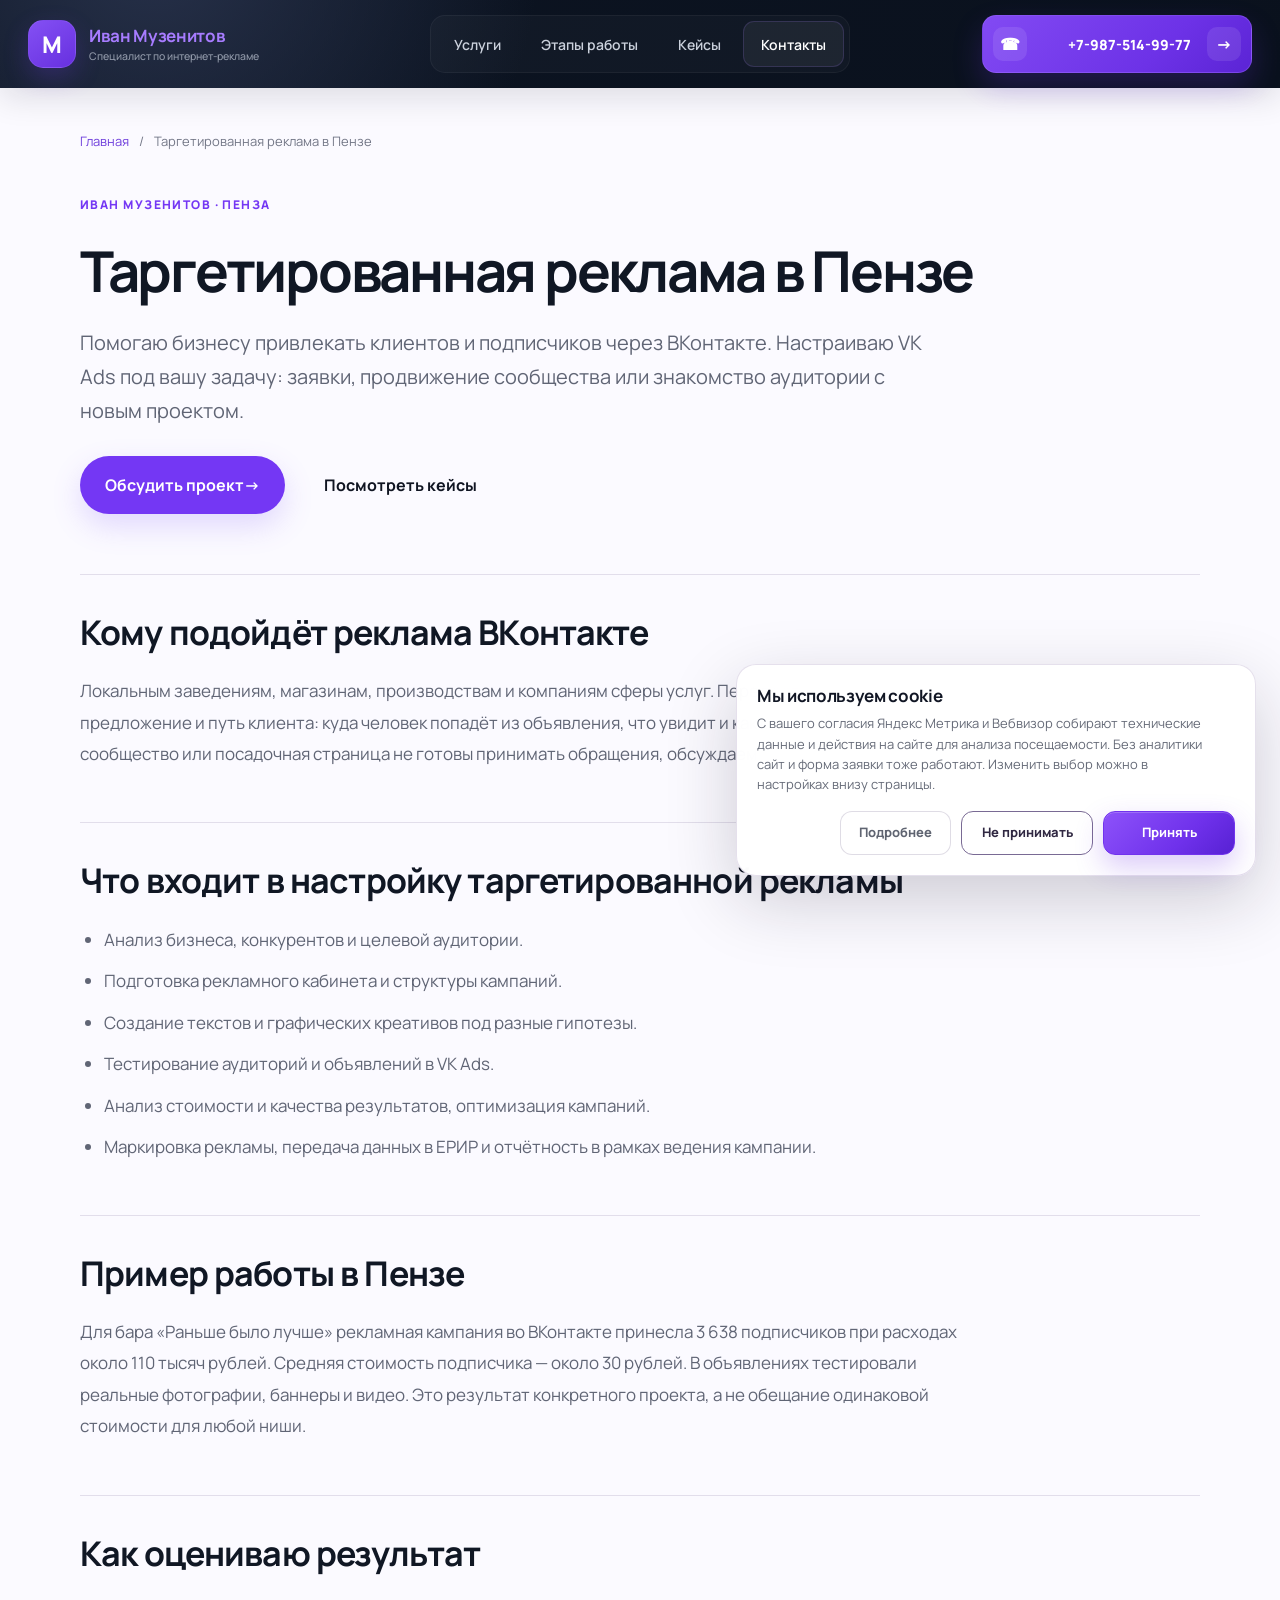
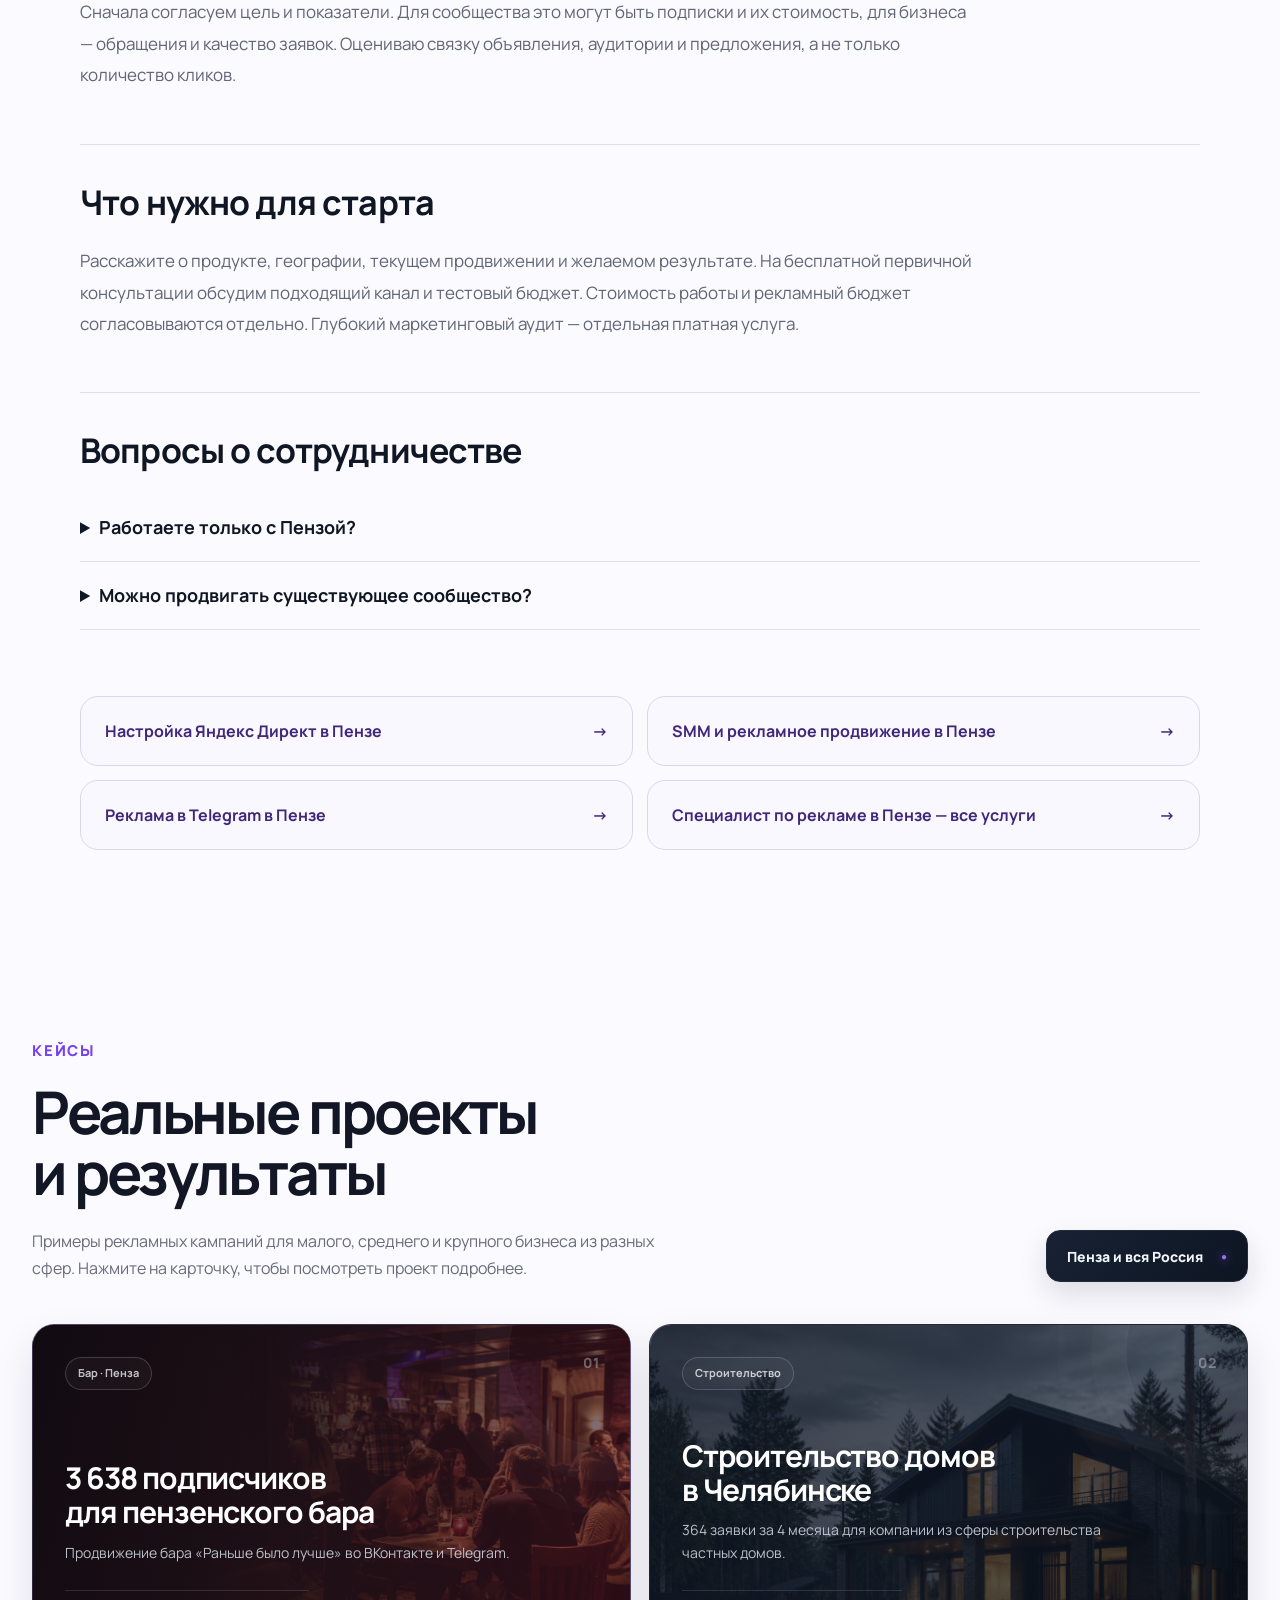
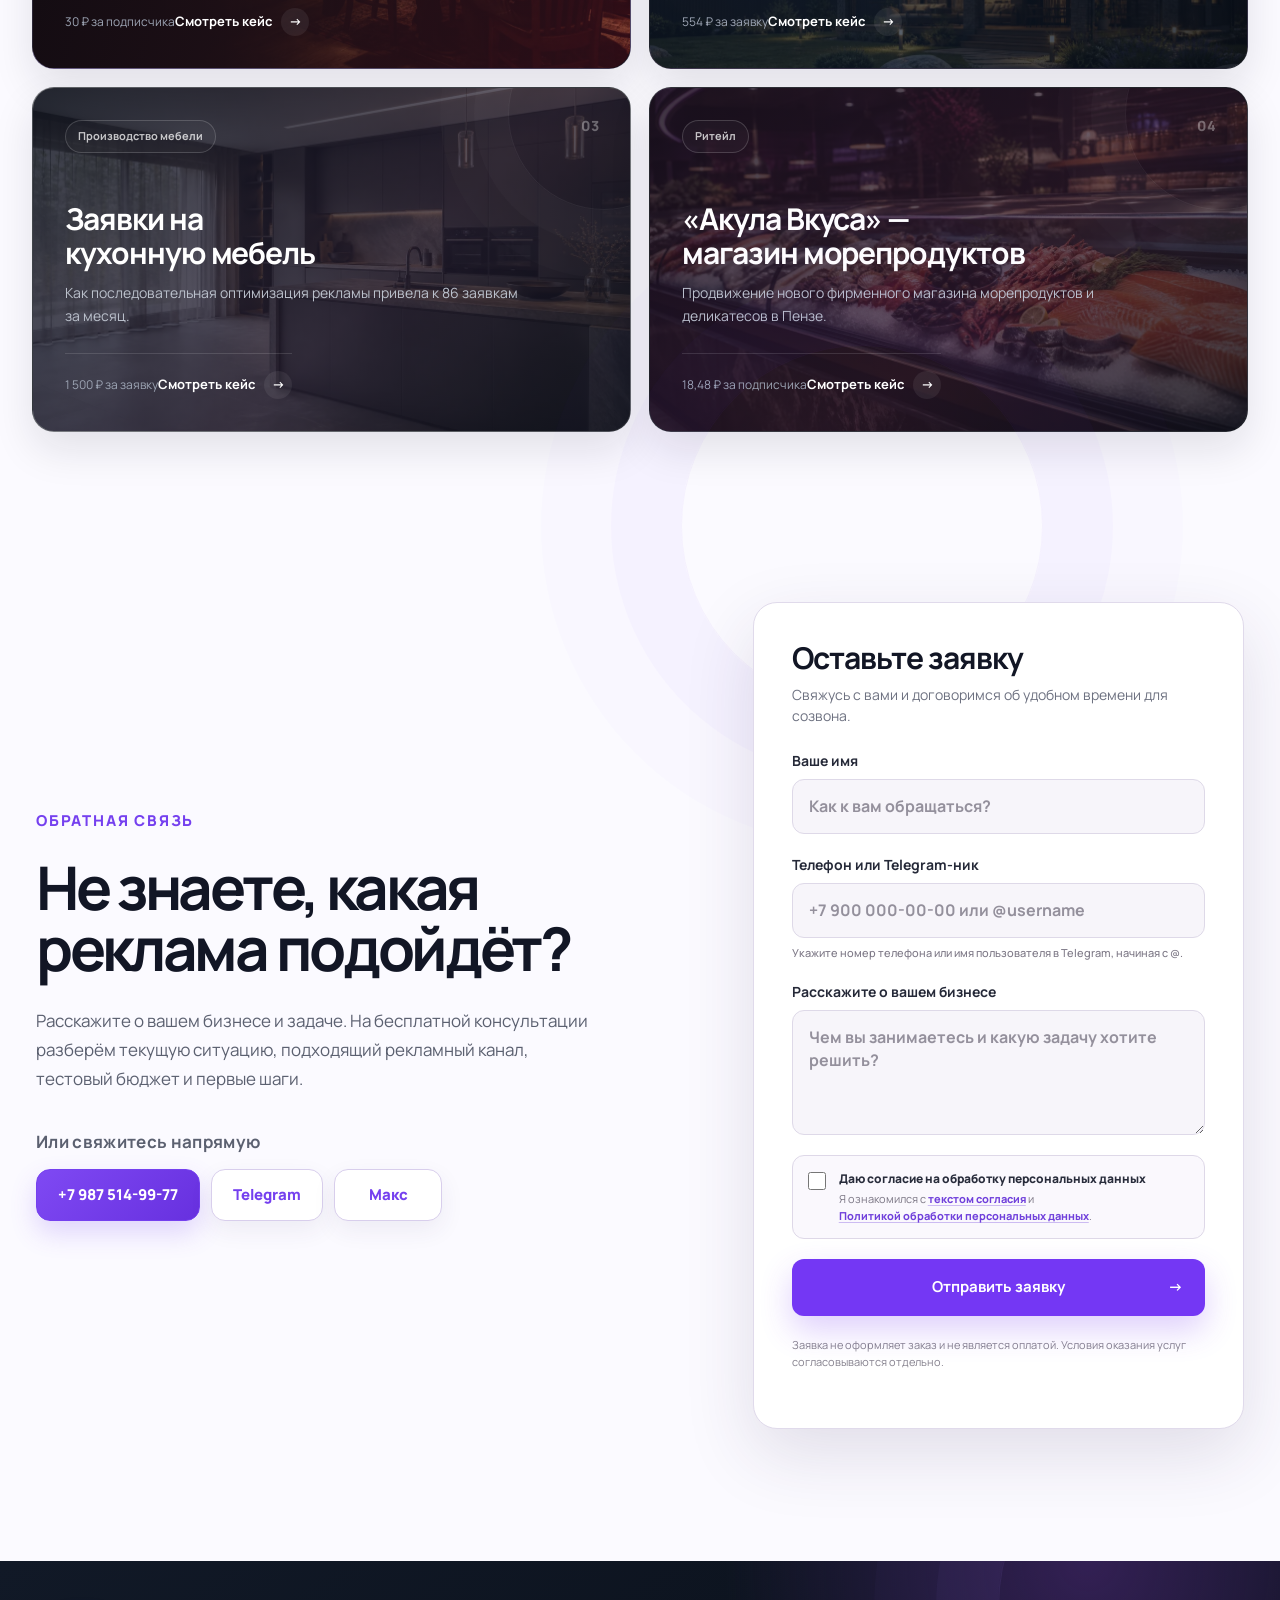
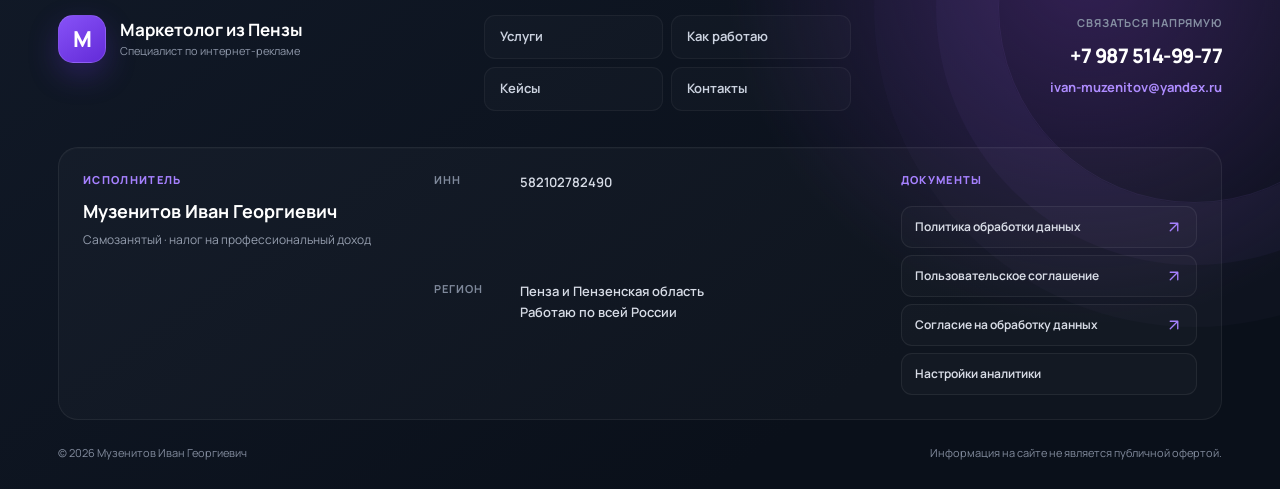
<file: targetirovannaya-reklama-penza.html>
<!doctype html>
<html lang="ru">
<head>
<meta charset="UTF-8">
<meta name="viewport" content="width=device-width, initial-scale=1.0">
<title>Настройка таргетированной рекламы в Пензе — Иван Музенитов</title>
<meta name="description" content="Настройка и ведение рекламы ВКонтакте в Пензе: аудитории, креативы, VK Ads, оптимизация и отчётность. Иван Музенитов, опыт с 2019 года.">
<meta name="robots" content="index, follow, max-image-preview:large">
<meta name="author" content="Музенитов Иван Георгиевич">
<meta name="theme-color" content="#101724">
<link rel="canonical" href="https://marketolog-penza.ru/targetirovannaya-reklama-penza.html">
<meta property="og:locale" content="ru_RU">
<meta property="og:type" content="website">
<meta property="og:site_name" content="Иван Музенитов">
<meta property="og:title" content="Настройка таргетированной рекламы в Пензе — Иван Музенитов">
<meta property="og:description" content="Настройка и ведение рекламы ВКонтакте в Пензе: аудитории, креативы, VK Ads, оптимизация и отчётность. Иван Музенитов, опыт с 2019 года.">
<meta property="og:url" content="https://marketolog-penza.ru/targetirovannaya-reklama-penza.html">
<meta property="og:image" content="https://marketolog-penza.ru/images/hero-laptop-analytics-v6-clean.webp">
<meta name="twitter:card" content="summary_large_image">
<meta name="twitter:title" content="Настройка таргетированной рекламы в Пензе — Иван Музенитов">
<meta name="twitter:description" content="Настройка и ведение рекламы ВКонтакте в Пензе: аудитории, креативы, VK Ads, оптимизация и отчётность. Иван Музенитов, опыт с 2019 года.">
<meta name="twitter:image" content="https://marketolog-penza.ru/images/hero-laptop-analytics-v6-clean.webp">
<link rel="icon" href="/favicon.svg" type="image/svg+xml" sizes="any">
<link rel="alternate icon" href="/favicon.ico" type="image/x-icon">
<link rel="apple-touch-icon" href="/apple-touch-icon.png" sizes="180x180">
<link rel="preload" as="font" href="fonts/manrope-variable.ttf" type="font/ttf" crossorigin>
<link rel="stylesheet" href="font.css?v=20260829-prelaunch1">
<link rel="stylesheet" href="style.css?v=20260829-prelaunch1">
<link rel="stylesheet" href="reference.css?v=20260829-prelaunch1">
  <link rel="stylesheet" href="continuous.css?v=20261022-privacy1">
<link rel="stylesheet" href="seo-services.css?v=20261006-1">
<script type="application/ld+json">{"@context":"https://schema.org","@graph":[{"@type":"WebPage","@id":"https://marketolog-penza.ru/targetirovannaya-reklama-penza.html#webpage","url":"https://marketolog-penza.ru/targetirovannaya-reklama-penza.html","name":"Настройка таргетированной рекламы в Пензе — Иван Музенитов","description":"Настройка и ведение рекламы ВКонтакте в Пензе: аудитории, креативы, VK Ads, оптимизация и отчётность. Иван Музенитов, опыт с 2019 года.","inLanguage":"ru-RU","isPartOf":{"@id":"https://marketolog-penza.ru/#website"},"about":{"@id":"https://marketolog-penza.ru/targetirovannaya-reklama-penza.html#service"}},{"@type":"Service","@id":"https://marketolog-penza.ru/targetirovannaya-reklama-penza.html#service","name":"Таргетированная реклама в Пензе","description":"Помогаю бизнесу привлекать клиентов и подписчиков через ВКонтакте. Настраиваю VK Ads под вашу задачу: заявки, продвижение сообщества или знакомство аудитории с новым проектом.","serviceType":"Таргетированная реклама в Пензе","provider":{"@type":"Person","@id":"https://marketolog-penza.ru/#person","name":"Иван Музенитов","url":"https://marketolog-penza.ru/"},"areaServed":{"@type":"City","name":"Пенза"}},{"@type":"BreadcrumbList","itemListElement":[{"@type":"ListItem","position":1,"name":"Главная","item":"https://marketolog-penza.ru/"},{"@type":"ListItem","position":2,"name":"Таргетированная реклама в Пензе","item":"https://marketolog-penza.ru/targetirovannaya-reklama-penza.html"}]}]}</script>
</head>
<body class="service-page">
  <header class="header">
    <a class="brand" href="/#top" aria-label="На главную"><span class="brand-mark">M</span><span class="brand-copy"><strong>Иван Музенитов</strong><small>Специалист по интернет-рекламе</small></span></a>
    <button class="menu-toggle" type="button" aria-expanded="false" aria-controls="nav">Меню</button>
    <nav class="nav" id="nav" aria-label="Основная навигация">
      <a href="/#services">Услуги</a><a href="/#process">Этапы работы</a><a href="#cases">Кейсы</a><a href="#contact">Контакты</a>
    </nav>
    <a class="phone" href="tel:+79875149977"><span class="phone-icon" aria-hidden="true">☎</span><span class="phone-number">+7-987-514-99-77</span><span class="phone-arrow" aria-hidden="true">→</span></a>
  </header>


<main id="top">
<section class="service-intro">
<nav class="service-breadcrumb" aria-label="Хлебные крошки"><a href="/">Главная</a><span aria-hidden="true">/</span><span>Таргетированная реклама в Пензе</span></nav>
<p class="eyebrow">Иван Музенитов · Пенза</p>
<h1>Таргетированная реклама в Пензе</h1>
<p class="service-lead">Помогаю бизнесу привлекать клиентов и подписчиков через ВКонтакте. Настраиваю VK Ads под вашу задачу: заявки, продвижение сообщества или знакомство аудитории с новым проектом.</p>
<div class="service-intro-actions"><a class="button button-primary" href="#contact">Обсудить проект <span aria-hidden="true">→</span></a><a class="button button-secondary" href="#cases">Посмотреть кейсы</a></div>
</section>
<div class="service-article">
<section class="service-copy"><h2>Кому подойдёт реклама ВКонтакте</h2><p>Локальным заведениям, магазинам, производствам и компаниям сферы услуг. Перед запуском изучаю предложение и путь клиента: куда человек попадёт из объявления, что увидит и как сможет обратиться. Если сообщество или посадочная страница не готовы принимать обращения, обсуждаем необходимые изменения.</p></section>
<section class="service-copy"><h2>Что входит в настройку таргетированной рекламы</h2><ul><li>Анализ бизнеса, конкурентов и целевой аудитории.</li><li>Подготовка рекламного кабинета и структуры кампаний.</li><li>Создание текстов и графических креативов под разные гипотезы.</li><li>Тестирование аудиторий и объявлений в VK Ads.</li><li>Анализ стоимости и качества результатов, оптимизация кампаний.</li><li>Маркировка рекламы, передача данных в ЕРИР и отчётность в рамках ведения кампании.</li></ul></section>
<section class="service-copy"><h2>Пример работы в Пензе</h2><p>Для бара «Раньше было лучше» рекламная кампания во ВКонтакте принесла 3 638 подписчиков при расходах около 110 тысяч рублей. Средняя стоимость подписчика — около 30 рублей. В объявлениях тестировали реальные фотографии, баннеры и видео. Это результат конкретного проекта, а не обещание одинаковой стоимости для любой ниши.</p></section>
<section class="service-copy"><h2>Как оцениваю результат</h2><p>Сначала согласуем цель и показатели. Для сообщества это могут быть подписки и их стоимость, для бизнеса — обращения и качество заявок. Оцениваю связку объявления, аудитории и предложения, а не только количество кликов.</p></section>
<section class="service-copy"><h2>Что нужно для старта</h2><p>Расскажите о продукте, географии, текущем продвижении и желаемом результате. На бесплатной первичной консультации обсудим подходящий канал и тестовый бюджет. Стоимость работы и рекламный бюджет согласовываются отдельно. Глубокий маркетинговый аудит — отдельная платная услуга.</p></section>

<section class="service-copy service-faq"><h2>Вопросы о сотрудничестве</h2><details><summary>Работаете только с Пензой?</summary><p>Работаю с бизнесом в Пензе, области и других регионах России. Географию рекламной кампании выбираем под ваш проект.</p></details><details><summary>Можно продвигать существующее сообщество?</summary><p>Да. Сначала посмотрю оформление, предложение и текущие результаты, затем предложу план рекламного продвижения.</p></details></section>
<nav class="seo-service-links" aria-label="Другие направления рекламы"><a href="yandex-direct-penza.html">Настройка Яндекс Директ в Пензе<span aria-hidden="true"> →</span></a><a href="smm-penza.html">SMM и рекламное продвижение в Пензе<span aria-hidden="true"> →</span></a><a href="reklama-telegram-penza.html">Реклама в Telegram в Пензе<span aria-hidden="true"> →</span></a><a href="/">Специалист по рекламе в Пензе — все услуги <span aria-hidden="true">→</span></a></nav>
</div>
    <section class="cases section" id="cases">
      <div class="section-heading row"><div><p class="eyebrow">Кейсы</p><h2>Реальные проекты<br>и результаты</h2><p class="cases-lead">Примеры рекламных кампаний для малого, среднего и крупного бизнеса из разных сфер. Нажмите на карточку, чтобы посмотреть проект подробнее.</p></div><span class="all-cases case-count">Пенза и вся Россия <span>●</span></span></div>
      <div class="case-grid">
        <button class="case-card case-purple case-rbl-cover" id="bar-case" type="button" data-bar-case aria-haspopup="dialog" aria-controls="bar-modal"><span class="case-index">01</span><span class="case-tag">Бар · Пенза</span><div class="case-body"><h3>3 638 подписчиков<br>для пензенского бара</h3><p>Продвижение бара «Раньше было лучше» во ВКонтакте и Telegram.</p></div><div class="case-metrics"><span>30 ₽ за подписчика</span><strong>Смотреть кейс <b>→</b></strong></div></button>
        <button class="case-card case-dark case-construction-cover" type="button" data-case="chelyabinsk" aria-haspopup="dialog"><span class="case-index">02</span><span class="case-tag">Строительство</span><div class="case-body"><h3>Строительство домов<br>в Челябинске</h3><p>364 заявки за 4 месяца для компании из сферы строительства частных домов.</p></div><div class="case-metrics"><span>554 ₽ за заявку</span><strong>Смотреть кейс <b>→</b></strong></div></button>
        <button class="case-card case-light case-kitchen-cover" type="button" data-kitchen-case aria-haspopup="dialog"><span class="case-index">03</span><span class="case-tag">Производство мебели</span><div class="case-body"><h3>Заявки на<br>кухонную мебель</h3><p>Как последовательная оптимизация рекламы привела к 86 заявкам за месяц.</p></div><div class="case-metrics"><span>1 500 ₽ за заявку</span><strong>Смотреть кейс <b>→</b></strong></div></button>
        <button class="case-card case-image case-seafood-cover" type="button" data-seafood-case aria-haspopup="dialog"><span class="case-index">04</span><span class="case-tag">Ритейл</span><div class="case-body"><h3>«Акула Вкуса» —<br>магазин морепродуктов</h3><p>Продвижение нового фирменного магазина морепродуктов и деликатесов в Пензе.</p></div><div class="case-metrics"><span>18,48 ₽ за подписчика</span><strong>Смотреть кейс <b>→</b></strong></div></button>
      </div>
    </section>


    <section class="contact section" id="contact">
      <div class="contact-copy">
        <p class="eyebrow">Обратная связь</p>
        <h2>Не знаете, какая<br>реклама подойдёт?</h2>
        <p class="contact-intro">Расскажите о вашем бизнесе и задаче. На бесплатной консультации разберём текущую ситуацию, подходящий рекламный канал, тестовый бюджет и первые шаги.</p>
        <p class="contact-direct">Или свяжитесь напрямую</p>
        <div class="contact-links">
          <a class="contact-phone" href="tel:+79875149977">+7 987 514-99-77</a>
          <a class="contact-messenger" href="https://t.me/penzatut" target="_blank" rel="noopener noreferrer" aria-label="Написать в Telegram">Telegram</a>
          <a class="contact-messenger" href="https://max.ru/u/f9LHodD0cOI6moJ5_l5qgewkaPltUf2XHVLtxAoabsSk8i3A_e_SWyXuCgI" target="_blank" rel="noopener noreferrer" aria-label="Написать в Макс">Макс</a>
        </div>
      </div>
      <form class="form" id="lead-form">
        <div class="form-heading"><h3>Оставьте заявку</h3><p>Свяжусь с вами и договоримся об удобном времени для созвона.</p></div>
        <label>Ваше имя<input class="ym-disable-keys" name="name" type="text" autocomplete="name" minlength="2" maxlength="80" placeholder="Как к вам обращаться?" required></label>
        <label>Телефон или Telegram-ник<input class="ym-disable-keys" name="contact" type="text" inputmode="text" autocomplete="off" autocapitalize="none" spellcheck="false" minlength="3" maxlength="100" placeholder="+7 900 000-00-00 или @username" aria-describedby="contact-hint" required><small class="form-hint" id="contact-hint">Укажите номер телефона или имя пользователя в Telegram, начиная с @.</small></label>
        <label>Расскажите о вашем бизнесе<textarea class="ym-disable-keys" name="message" rows="4" maxlength="2000" placeholder="Чем вы занимаетесь и какую задачу хотите решить?"></textarea></label>
        <div class="form-honeypot" aria-hidden="true"><label>Ваш сайт<input class="ym-disable-keys" name="website" type="text" tabindex="-1" autocomplete="off"></label></div>
        <div class="form-consent">
          <input id="personal-data-consent" name="personal_data_consent" type="checkbox" value="yes" required>
          <div>
            <label for="personal-data-consent">Даю согласие на обработку персональных данных</label>
            <p>Я ознакомился с <button type="button" data-legal-doc="consent">текстом согласия</button> и <button type="button" data-legal-doc="privacy">Политикой обработки персональных данных</button>.</p>
          </div>
        </div>
        <button class="button button-primary" type="submit">Отправить заявку <span>→</span></button>
        <small>Заявка не оформляет заказ и не является оплатой. Условия оказания услуг согласовываются отдельно.</small>
        <p class="form-status" role="status"></p>
      </form>
    </section>

</main>
  <footer class="footer">
    <div class="footer-inner">
      <div class="footer-primary">
        <a class="footer-brand" href="/#top" aria-label="Вернуться в начало страницы">
          <span class="footer-brand-mark">M</span>
          <span><strong>Маркетолог из Пензы</strong><small>Специалист по интернет-рекламе</small></span>
        </a>
        <nav class="footer-nav" aria-label="Навигация в подвале сайта">
          <a href="/#services">Услуги</a>
          <a href="/#process">Как работаю</a>
          <a href="#cases">Кейсы</a>
          <a href="#contact">Контакты</a>
        </nav>
        <div class="footer-contacts">
          <span>Связаться напрямую</span>
          <a class="footer-phone" href="tel:+79875149977">+7 987 514-99-77</a>
          <a class="footer-email" href="mailto:ivan-muzenitov@yandex.ru">ivan-muzenitov@yandex.ru</a>
        </div>
      </div>

      <div class="footer-details">
        <section class="footer-identity" aria-label="Информация об исполнителе">
          <p class="footer-label">Исполнитель</p>
          <strong>Музенитов Иван Георгиевич</strong>
          <span>Самозанятый · налог на профессиональный доход</span>
        </section>
        <dl class="footer-requisites">
          <div><dt>ИНН</dt><dd>582102782490</dd></div>
          <div><dt>Регион</dt><dd>Пенза и Пензенская область<br>Работаю по всей России</dd></div>
        </dl>
        <div class="footer-documents">
          <p class="footer-label">Документы</p>
          <button type="button" data-legal-doc="privacy">Политика обработки данных <svg aria-hidden="true" width="18" height="18" viewBox="0 0 24 24" fill="none" stroke="#a681ff" stroke-width="1.8" stroke-linecap="round" stroke-linejoin="round"><path d="M7 17 17 7M7 7h10v10"/></svg></button>
          <button type="button" data-legal-doc="terms">Пользовательское соглашение <svg aria-hidden="true" width="18" height="18" viewBox="0 0 24 24" fill="none" stroke="#a681ff" stroke-width="1.8" stroke-linecap="round" stroke-linejoin="round"><path d="M7 17 17 7M7 7h10v10"/></svg></button>
          <button type="button" data-legal-doc="consent">Согласие на обработку данных <svg aria-hidden="true" width="18" height="18" viewBox="0 0 24 24" fill="none" stroke="#a681ff" stroke-width="1.8" stroke-linecap="round" stroke-linejoin="round"><path d="M7 17 17 7M7 7h10v10"/></svg></button>
        </div>
      </div>

      <div class="footer-bottom">
        <p>© <span id="year"></span> Музенитов Иван Георгиевич</p>
        <p>Информация на сайте не является публичной офертой.</p>
      </div>
    </div>
  </footer>

  <dialog class="modal" id="service-modal"><button class="modal-close" type="button" aria-label="Закрыть">×</button><div id="modal-content"></div><a class="button button-primary" href="#contact" id="modal-action">Оставить заявку</a></dialog>
  <dialog class="modal experience-modal" id="experience-modal" aria-labelledby="experience-title">
    <button class="modal-close experience-modal-close" type="button" aria-label="Закрыть статью">×</button>
    <header class="experience-modal-hero">
      <p class="experience-kicker">Опыт · SMM и интернет-маркетинг</p>
      <h2 id="experience-title">7 лет в SMM:<br>проекты, ниши и опыт</h2>
      <p>Работаю в интернет-маркетинге с 2019 года. За это время успел поработать с бизнесом из разных сфер и городов России, а 2,5 года провёл в крупном рекламном агентстве Пензы.</p>
      <div class="experience-facts">
        <div><strong>7 лет</strong><span>в интернет-маркетинге</span></div>
        <div><strong>2,5 года</strong><span>работы в агентстве</span></div>
        <div><strong>70+ проектов</strong><span>в различных сферах</span></div>
      </div>
    </header>

    <div class="experience-modal-content">
      <div class="experience-intro">
        <p class="case-content-label">Направления работы</p>
        <h3>С какими нишами и компаниями я работал</h3>
        <p>За годы работы проектов и задач было много. Ниже — основные направления и некоторые компании, которые удалось вспомнить.</p>
      </div>

      <div class="experience-groups">
        <section class="experience-group">
          <span class="experience-group-mark">01</span>
          <h4>Строительство и недвижимость</h4>
          <ul>
            <li>Строительство домов — более 10 проектов в разных городах России</li>
            <li>Натяжные потолки</li>
            <li>Риелторы и недвижимость</li>
            <li>Дизайнеры интерьера</li>
            <li>«Мастер Дом» и «Дива Керамика»</li>
          </ul>
        </section>

        <section class="experience-group">
          <span class="experience-group-mark">02</span>
          <h4>Производство и розничная торговля</h4>
          <ul>
            <li>Производство и продажа мебели — «Мебель Центр» в Москве и «МСК» в Пензе</li>
            <li>Пензенская кондитерская фабрика</li>
            <li>Магазины одежды и обуви</li>
            <li>Магазины электроники</li>
            <li>Цветочный магазин</li>
            <li>Гастроном морепродуктов и деликатесов «Акула Вкуса»</li>
          </ul>
        </section>

        <section class="experience-group">
          <span class="experience-group-mark">03</span>
          <h4>Медицина и частные специалисты</h4>
          <ul>
            <li>Ортопедический салон «Авионика»</li>
            <li>Реабилитационный центр «Дамиан» в Пензе</li>
            <li>Центр реабилитации в Волгограде</li>
            <li>Логопедия</li>
          </ul>
        </section>

        <section class="experience-group">
          <span class="experience-group-mark">04</span>
          <h4>Рестораны и развлечения</h4>
          <ul>
            <li>Доставка еды</li>
            <li>Рестораны в Пензе и других городах России, включая «Borjomi» и «Рестик»</li>
            <li>Бар «Раньше было лучше»</li>
            <li>Другие клубы, бары и рестораны России</li>
          </ul>
        </section>

        <section class="experience-group experience-group-wide">
          <span class="experience-group-mark">05</span>
          <h4>Другие проекты</h4>
          <ul>
            <li>Автосервисы и СТО</li>
            <li>Автоподбор</li>
            <li>Юридическая фирма «Каменская &amp; партнёры»</li>
            <li>Бизнес-клуб «Ресурс»</li>
          </ul>
        </section>
      </div>

      <section class="experience-conclusion">
        <p class="case-content-label">Главный вывод</p>
        <h3>У каждой ниши своя логика продвижения</h3>
        <p>Опыт в разных сферах научил меня не переносить одну рекламную схему из проекта в проект. Для каждого бизнеса важно отдельно разбираться в продукте, аудитории, цикле сделки и реальной задаче рекламы.</p>
      </section>

      <div class="experience-modal-footer">
        <p>Список отражает основные направления и не включает все проекты за семь лет работы.</p>
        <a class="button button-primary experience-modal-action" href="#contact">Обсудить ваш проект</a>
      </div>
    </div>
  </dialog>
  <dialog class="modal case-modal bar-modal" id="bar-modal" aria-labelledby="bar-case-title">
    <button class="modal-close case-modal-close bar-modal-close" type="button" aria-label="Закрыть кейс">×</button>
    <div class="case-modal-hero bar-modal-hero">
      <p class="case-modal-kicker">Кейс · Бар и развлечения</p>
      <div class="case-modal-heading">
        <div>
          <h2 id="bar-case-title">3 638 подписчиков<br>для пензенского бара</h2>
          <p>Как реклама во ВКонтакте и Telegram помогла повысить узнаваемость бара «Раньше было лучше» и собрать вокруг него свою аудиторию.</p>
        </div>
        <span class="case-period"><small>Статус проекта</small>Работа продолжается</span>
      </div>
      <div class="case-result-strip">
        <div><strong>3 638</strong><span>подписчиков из VK Ads</span></div>
        <div><strong>30 ₽</strong><span>средняя цена подписчика</span></div>
        <div><strong>VK + TG</strong><span>две рекламные площадки</span></div>
      </div>
    </div>

    <div class="case-modal-content">
      <section class="case-story-grid" aria-label="Описание проекта">
        <div>
          <p class="case-content-label">Задача</p>
          <h3>Набрать подписчиков и повысить узнаваемость бара</h3>
          <p>Нам было важно не просто увеличить цифру в сообществе, а привлечь живую аудиторию из Пензы — людей, которым близки атмосфера и формат заведения и которые могут стать постоянными гостями.</p>
        </div>
        <div>
          <p class="case-content-label">Результат</p>
          <h3>3 638 живых подписчиков из рекламы</h3>
          <p>Основной измеримый результат получили во ВКонтакте: пользователи вступали в сообщество непосредственно после объявлений в VK Ads. Средняя стоимость подписчика составила около 30 рублей.</p>
        </div>
      </section>

      <section class="case-numbers" aria-label="Показатели рекламной кампании бара">
        <div><span>Рекламный бюджет</span><strong>110 000 ₽</strong></div>
        <div><span>Показы рекламы</span><strong>1 938 575</strong></div>
        <div><span>Переходы</span><strong>8 961</strong></div>
        <div><span>Цена перехода</span><strong>12,29 ₽</strong></div>
        <div><span>Конверсия в подписку</span><strong>40,6%</strong></div>
        <div class="case-numbers-accent"><span>Подписчики</span><strong>3 638</strong></div>
      </section>

      <section class="case-timeline bar-creative-review" aria-labelledby="bar-creative-title">
        <div class="case-timeline-heading">
          <p class="case-content-label">Тестирование креативов</p>
          <h3 id="bar-creative-title">Какие форматы сработали лучше</h3>
        </div>
        <ol>
          <li><span>01</span><strong>«Народные» креативы</strong><p>Обычные фотографии без сложной обработки и текста снова показали высокую эффективность.</p></li>
          <li><span>02</span><strong>ИИ-ролик</strong><p>Видео, построенное на воспоминаниях из прошлого и душевной атмосфере, тоже дало хороший результат.</p></li>
          <li><span>03</span><strong>Рекламные баннеры</strong><p>Использовали стандартный формат для понятной подачи предложения и знакомства с заведением.</p></li>
          <li><span>04</span><strong>Видео с тусовок</strong><p>Как ни удивительно, именно этот естественный для бара формат показал самый слабый результат.</p></li>
        </ol>
      </section>

      <section class="case-proof" aria-labelledby="bar-proof-title">
        <div class="case-proof-heading">
          <div>
            <p class="case-content-label">Материалы проекта</p>
            <h3 id="bar-proof-title">Статистика и рекламные креативы</h3>
          </div>
          <p>Фактические показатели из VK Ads и примеры объявлений, которые использовались в кампании.</p>
        </div>
        <div class="case-proof-grid">
          <figure class="case-proof-card case-proof-wide bar-proof-stats">
            <img src="images/case-rbl-vk-ads-stats.png" alt="Статистика рекламной кампании бара Раньше было лучше в VK Ads" loading="lazy" decoding="async">
            <figcaption><span>Подтверждение результата</span>Сводная статистика кампаний в VK Ads</figcaption>
          </figure>
          <figure class="case-proof-card">
            <img src="images/case-rbl-creative-street.png" alt="Рекламное объявление бара Раньше было лучше с фотографией входа" loading="lazy" decoding="async">
            <figcaption><span>Креатив 01</span>Объявление с атмосферной фотографией входа</figcaption>
          </figure>
          <figure class="case-proof-card bar-proof-mobile">
            <img src="images/case-rbl-creative-banner.png" alt="Рекламный баннер пензенского бара Раньше было лучше" loading="lazy" decoding="async">
            <figcaption><span>Креатив 02</span>Баннер с позиционированием заведения</figcaption>
          </figure>
          <figure class="case-proof-card">
            <img src="images/case-rbl-video-party.png" alt="Кадр из рекламного видео с вечеринкой в баре Раньше было лучше" loading="lazy" decoding="async">
            <figcaption><span>Видео</span>Фрагмент ролика с тусовки</figcaption>
          </figure>
          <figure class="case-proof-card bar-proof-mobile">
            <img src="images/case-rbl-video-anniversary.png" alt="Рекламное видео к годовщине бара Раньше было лучше" loading="lazy" decoding="async">
            <figcaption><span>Видео</span>Вертикальный ролик к годовщине бара</figcaption>
          </figure>
        </div>
      </section>

      <section class="case-insight bar-insight">
        <div class="case-insight-mark">Р</div>
        <div>
          <p class="case-content-label">Позиционирование</p>
          <h3>Не пафосное заведение, а место для своих</h3>
          <p>«Раньше было лучше» — бар, где друзья собираются обсудить прошедшую неделю, вкусно поесть, выпить прохладных напитков, а затем спуститься вниз и потанцевать. Здесь нет ставки на дорогой ремонт и звёздных диджеев: всё по-свойски, уютно, тусовочно и немного олдскульно.</p>
          <p>Именно на этой атмосфере мы построили рекламную коммуникацию. Нам нужны были не случайные подписчики, а «свои» люди — будущие постоянные гости и часть большой барной семьи.</p>
        </div>
      </section>

      <section class="case-story-grid bar-channel-story" aria-label="Реклама в Telegram и дальнейшая работа">
        <div>
          <p class="case-content-label">Telegram</p>
          <h3>Охватили активную аудиторию Пензы</h3>
          <p>Рекламу запускали также в Telegram. Креативы несколько раз показали активной аудитории пензенских каналов: охватили заметные городские новостные ресурсы и каналы заведений общепита, присутствующие на площадке.</p>
        </div>
        <div>
          <p class="case-content-label">Продолжение</p>
          <h3>Сотрудничество продолжается</h3>
          <p>Узнаваемость кампании стала заметна даже внутри рынка: конкуренты рассказывали, что видят рекламу бара в своих Telegram-каналах чаще, чем собственные объявления. Проект продолжается — дальше будем развивать рабочие форматы и усиливать присутствие бренда.</p>
        </div>
      </section>

      <div class="case-modal-footer">
        <p>Показатели приведены по данным рекламных кампаний VK Ads. Результаты Telegram оценивались по охвату размещений и узнаваемости рекламы.</p>
        <a class="button button-primary case-modal-action bar-modal-action" href="#contact">Обсудить похожий проект</a>
      </div>
    </div>
  </dialog>
  <dialog class="modal case-modal" id="case-modal" aria-labelledby="chelyabinsk-case-title">
    <button class="modal-close case-modal-close" type="button" aria-label="Закрыть кейс">×</button>
    <div class="case-modal-hero">
      <p class="case-modal-kicker">Кейс · Строительство</p>
      <div class="case-modal-heading">
        <div>
          <h2 id="chelyabinsk-case-title">Строительство домов<br>в Челябинске</h2>
          <p>Рекламная кампания для компании, которая занимается строительством частных домов.</p>
        </div>
        <span class="case-period"><small>Срок работы</small>4 месяца</span>
      </div>
      <div class="case-result-strip">
        <div><strong>364</strong><span>заявки получено</span></div>
        <div><strong>554 ₽</strong><span>средняя цена заявки</span></div>
        <div><strong>201 686 ₽</strong><span>рекламный бюджет</span></div>
      </div>
    </div>

    <div class="case-modal-content">
      <section class="case-story-grid" aria-label="Описание проекта">
        <div>
          <p class="case-content-label">Задача</p>
          <h3>Получать обращения на строительство частных домов</h3>
          <p>Проект работает в нише с высоким чеком и длинным циклом принятия решения. Потенциальные клиенты сравнивают подрядчиков, стоимость и качество работ, поэтому результат рекламы важно оценивать вместе с дальнейшей работой отдела продаж.</p>
        </div>
        <div>
          <p class="case-content-label">Результат</p>
          <h3>Два источника заявок</h3>
          <p>За четыре месяца реклама привела 235 обращений через посадочную страницу Marquiz и ещё 129 обращений в личные сообщения. Общий результат — 364 заявки.</p>
        </div>
      </section>

      <section class="case-numbers" aria-label="Показатели рекламной кампании">
        <div><span>Показы</span><strong>1 695 953</strong></div>
        <div><span>Переходы</span><strong>8 878</strong></div>
        <div><span>Средняя цена перехода</span><strong>22 ₽</strong></div>
        <div><span>Заявки через Marquiz</span><strong>235</strong></div>
        <div><span>Заявки в сообщениях</span><strong>129</strong></div>
        <div class="case-numbers-accent"><span>Всего заявок</span><strong>364</strong></div>
      </section>

      <section class="case-proof" aria-labelledby="case-proof-title">
        <div class="case-proof-heading">
          <div>
            <p class="case-content-label">Материалы проекта</p>
            <h3 id="case-proof-title">Реальные креативы и результаты</h3>
          </div>
          <p>Примеры рекламных объявлений, статистика обращений и посадочная страница, использованные в проекте.</p>
        </div>
        <div class="case-proof-grid">
          <figure class="case-proof-card">
            <img src="images/case-chelyabinsk-creative-1.png" alt="Пример рекламного объявления о строительстве дома в Челябинске" loading="lazy" decoding="async">
            <figcaption><span>Креатив 01</span>Рекламное объявление с готовым домом</figcaption>
          </figure>
          <figure class="case-proof-card">
            <img src="images/case-chelyabinsk-creative-2.png" alt="Пример рекламного объявления о проекте дома Манго" loading="lazy" decoding="async">
            <figcaption><span>Креатив 02</span>Объявление с подборкой изображений проекта</figcaption>
          </figure>
          <figure class="case-proof-card case-proof-wide">
            <img src="images/case-chelyabinsk-marquiz-leads-redacted.png" alt="Список заявок в Marquiz с размытыми последними цифрами телефонных номеров" loading="lazy" decoding="async">
            <figcaption><span>Подтверждение результата</span>Статистика заявок в Marquiz · номера клиентов частично скрыты</figcaption>
          </figure>
          <figure class="case-proof-card case-proof-wide">
            <img src="images/case-chelyabinsk-marquiz.png" alt="Посадочная страница Marquiz для расчёта стоимости строительства дома" loading="lazy" decoding="async">
            <figcaption><span>Посадочная страница</span>Marquiz для предварительного расчёта стоимости дома</figcaption>
          </figure>
        </div>
      </section>

      <section class="case-insight">
        <div class="case-insight-mark">i</div>
        <div>
          <p class="case-content-label">Особенность ниши</p>
          <h3>Заявка — только начало работы с клиентом</h3>
          <p>В строительстве домов качественные обращения стоимостью до 1 000 ₽ получить возможно. Но сделка редко закрывается после первого звонка: клиентам нужно время на сравнение предложений, а менеджерам — дозваниваться и продолжать общение в мессенджерах.</p>
          <p>В отдельных проектах сделки закрывались уже в первый месяц, однако реалистичный цикл сделки в этой нише — от 3 месяцев до года.</p>
        </div>
      </section>

      <div class="case-modal-footer">
        <p>Показатели приведены по данным рекламной кампании за четыре месяца.</p>
        <a class="button button-primary case-modal-action" href="#contact">Обсудить похожий проект</a>
      </div>
    </div>
  </dialog>
  <dialog class="modal case-modal kitchen-modal" id="kitchen-modal" aria-labelledby="kitchen-case-title">
    <button class="modal-close case-modal-close kitchen-modal-close" type="button" aria-label="Закрыть кейс">×</button>
    <div class="case-modal-hero kitchen-modal-hero">
      <p class="case-modal-kicker">Кейс · Производство мебели</p>
      <div class="case-modal-heading">
        <div>
          <h2 id="kitchen-case-title">Заявки на кухонную<br>мебель в Москве</h2>
          <p>Продвижение компании «Мебель-Центр Москва» в конкурентной нише кухонь на заказ.</p>
          <span class="case-agency-note">Проект реализован в период работы с агентством 5 Cats</span>
        </div>
        <span class="case-period"><small>Путь к результату</small>5 месяцев</span>
      </div>
      <div class="case-result-strip">
        <div><strong>86</strong><span>заявок за итоговый месяц</span></div>
        <div><strong>1 500 ₽</strong><span>средняя цена заявки</span></div>
        <div><strong>5%</strong><span>CTR рекламной кампании</span></div>
      </div>
    </div>

    <div class="case-modal-content">
      <section class="case-story-grid" aria-label="Описание проекта">
        <div>
          <p class="case-content-label">Задача</p>
          <h3>Привлекать заявки на кухни в Москве</h3>
          <p>Клиент обратился с задачей настроить рекламу во ВКонтакте и Яндекс Директе. Ниша оказалась перегретой: высокая конкуренция, дорогие переходы по популярным запросам и длительный цикл сделки — вплоть до года.</p>
        </div>
        <div>
          <p class="case-content-label">Результат</p>
          <h3>86 заявок после последовательной оптимизации</h3>
          <p>Первый запуск не дал заметного результата. После обновления сайта, тестирования стратегий и ручной очистки неэффективных поисковых фраз кампанию удалось стабилизировать и масштабировать.</p>
        </div>
      </section>

      <section class="case-timeline" aria-labelledby="kitchen-work-title">
        <div class="case-timeline-heading">
          <p class="case-content-label">Ход работы</p>
          <h3 id="kitchen-work-title">Что изменили в рекламной кампании</h3>
        </div>
        <ol>
          <li><span>01</span><strong>Первый запуск</strong><p>В первый месяц реклама не принесла заметных результатов, поэтому кампанию остановили для пересмотра подхода.</p></li>
          <li><span>02</span><strong>Обновление сайта</strong><p>Посадочную страницу сделали более современной и лаконичной, после чего вернулись к тестированию рекламы.</p></li>
          <li><span>03</span><strong>Очистка запросов</strong><p>Каждые 2–3 дня удаляли фразы без целевых действий. В результате исключили около 30–40% неэффективных запросов.</p></li>
          <li><span>04</span><strong>Масштабирование</strong><p>Когда поток заявок стабилизировался, бюджет начали увеличивать на работающих связках.</p></li>
        </ol>
      </section>

      <section class="case-numbers" aria-label="Показатели итогового месяца">
        <div><span>Расход</span><strong>128 854,43 ₽</strong></div>
        <div><span>Показы</span><strong>21 457</strong></div>
        <div><span>Клики</span><strong>1 080</strong></div>
        <div><span>Цена перехода</span><strong>119 ₽</strong></div>
        <div><span>CTR</span><strong>5%</strong></div>
        <div class="case-numbers-accent"><span>Количество заявок</span><strong>86</strong></div>
      </section>

      <section class="case-proof" aria-labelledby="kitchen-proof-title">
        <div class="case-proof-heading">
          <div>
            <p class="case-content-label">Подтверждение результата</p>
            <h3 id="kitchen-proof-title">Статистика рекламной кампании</h3>
          </div>
          <p>Скриншоты рекламного кабинета и Яндекс Метрики показывают кампанию и динамику целевых действий.</p>
        </div>
        <div class="case-proof-grid">
          <figure class="case-proof-card case-proof-wide">
            <img src="images/case-kitchen-campaign.png" alt="Статистика рекламной кампании кухонной мебели в Яндекс Директе" loading="lazy" decoding="async">
            <figcaption><span>Яндекс Директ</span>Расход, показы, клики, цена перехода и CTR</figcaption>
          </figure>
          <figure class="case-proof-card">
            <img src="images/case-kitchen-conversions-current.png" alt="Целевые действия в Яндекс Метрике за итоговый месяц" loading="lazy" decoding="async">
            <figcaption><span>Итоговый месяц</span>Целевые действия после оптимизации</figcaption>
          </figure>
          <figure class="case-proof-card">
            <img src="images/case-kitchen-conversions-previous.png" alt="Целевые действия в Яндекс Метрике за предыдущий месяц" loading="lazy" decoding="async">
            <figcaption><span>Предыдущий месяц</span>Показатели до масштабирования</figcaption>
          </figure>
        </div>
      </section>

      <section class="case-insight">
        <div class="case-insight-mark">i</div>
        <div>
          <p class="case-content-label">Главный вывод</p>
          <h3>Качественная реклама не всегда даёт мгновенный результат</h3>
          <p>В сложной конкурентной нише важны не только бюджет и первый запуск. Результат появился благодаря обновлению сайта, последовательным тестам, регулярной очистке поисковых фраз и масштабированию только после стабилизации заявок.</p>
        </div>
      </section>

      <div class="case-modal-footer">
        <p>Показатели приведены по данным итогового месяца рекламной кампании.</p>
        <a class="button button-primary case-modal-action kitchen-modal-action" href="#contact">Обсудить похожий проект</a>
      </div>
    </div>
  </dialog>
  <dialog class="modal case-modal seafood-modal" id="seafood-modal" aria-labelledby="seafood-case-title">
    <button class="modal-close case-modal-close seafood-modal-close" type="button" aria-label="Закрыть кейс">×</button>
    <div class="case-modal-hero seafood-modal-hero">
      <p class="case-modal-kicker">Кейс · Ритейл</p>
      <div class="case-modal-heading">
        <div>
          <h2 id="seafood-case-title">«Акула Вкуса» —<br>магазин морепродуктов</h2>
          <p>Продвижение нового фирменного магазина морепродуктов и деликатесов в Пензе.</p>
        </div>
        <span class="case-period"><small>Срок работы</small>3 месяца</span>
      </div>
      <div class="case-result-strip">
        <div><strong>1 466</strong><span>новых подписчиков за два этапа</span></div>
        <div><strong>18,48 ₽</strong><span>подписчик в VK Ads</span></div>
        <div><strong>5,96 ₽</strong><span>переход в VK Ads</span></div>
      </div>
    </div>

    <div class="case-modal-content">
      <section class="case-story-grid" aria-label="Описание проекта">
        <div>
          <p class="case-content-label">Задача</p>
          <h3>Собрать аудиторию вокруг нового магазина</h3>
          <p>Клиент обратился в самом начале развития сообщества. Нужно было познакомить жителей Пензы с ассортиментом, привлечь целевых подписчиков и сформировать первый устойчивый поток переходов в группу.</p>
        </div>
        <div>
          <p class="case-content-label">Подход</p>
          <h3>Простые креативы с понятным предложением</h3>
          <p>Лучше всего сработали «народные» креативы: реальные фотографии магазина и продукции, короткий текст без перегруженного дизайна. Всего протестировали 5 аудиторий и 19 объявлений, а удачные варианты масштабировали.</p>
        </div>
      </section>

      <section class="case-comparison" aria-labelledby="seafood-comparison-title">
        <div class="case-comparison-heading">
          <p class="case-content-label">Сравнение этапов</p>
          <h3 id="seafood-comparison-title">Переход в VK Ads улучшил экономику рекламы</h3>
          <p>Первые два месяца кампания работала в старом рекламном кабинете ВКонтакте. На третьем месяце рекламу перенесли в VK Ads и сохранили подход с простыми креативами.</p>
        </div>
        <div class="case-comparison-grid">
          <article>
            <span class="case-comparison-period">Первые 2 месяца</span>
            <h4>Старый кабинет ВКонтакте</h4>
            <dl>
              <div><dt>Новые подписчики</dt><dd>1 015</dd></div>
              <div><dt>Цена подписчика</dt><dd>35 ₽</dd></div>
              <div><dt>Средняя цена перехода</dt><dd>13 ₽</dd></div>
              <div><dt>Показы</dt><dd>186 513</dd></div>
              <div><dt>Переходы</dt><dd>2 558</dd></div>
            </dl>
          </article>
          <article class="case-comparison-accent">
            <span class="case-comparison-period">Последний месяц</span>
            <h4>Рекламный кабинет VK Ads</h4>
            <dl>
              <div><dt>Новые подписчики</dt><dd>451</dd></div>
              <div><dt>Цена подписчика</dt><dd>18,48 ₽</dd></div>
              <div><dt>Цена перехода</dt><dd>5,96 ₽</dd></div>
              <div><dt>Показы</dt><dd>99 901</dd></div>
              <div><dt>Переходы</dt><dd>1 399</dd></div>
            </dl>
          </article>
        </div>
      </section>

      <section class="case-proof" aria-labelledby="seafood-proof-title">
        <div class="case-proof-heading">
          <div>
            <p class="case-content-label">Материалы проекта</p>
            <h3 id="seafood-proof-title">Креативы и статистика кампании</h3>
          </div>
          <p>Реальные объявления проекта и итоговые показатели рекламы в новом кабинете VK Ads.</p>
        </div>
        <div class="case-proof-grid seafood-proof-grid">
          <figure class="case-proof-card">
            <img src="images/case-seafood-creative-old.png" alt="Рекламное объявление магазина Акула Вкуса с фотографиями магазина и продукции" loading="lazy" decoding="async">
            <figcaption><span>Креатив 01</span>Знакомство с новым фирменным магазином</figcaption>
          </figure>
          <figure class="case-proof-card seafood-proof-mobile">
            <img src="images/case-seafood-creative-vkads.png" alt="Рекламное объявление магазина Акула Вкуса в кабинете VK Ads" loading="lazy" decoding="async">
            <figcaption><span>Креатив 02</span>Простая подача ассортимента магазина</figcaption>
          </figure>
          <figure class="case-proof-card case-proof-wide">
            <img src="images/case-seafood-stats-vkads.png" alt="Статистика рекламной кампании магазина Акула Вкуса в VK Ads" loading="lazy" decoding="async">
            <figcaption><span>Подтверждение результата</span>451 подписчик по 18,48 ₽ за период с 1 августа по 5 сентября 2024 года</figcaption>
          </figure>
        </div>
      </section>

      <section class="case-insight seafood-insight">
        <div class="case-insight-mark">i</div>
        <div>
          <p class="case-content-label">Главный вывод</p>
          <h3>Простой креатив может работать лучше сложного дизайна</h3>
          <p>В локальном ритейле аудитории важно быстро понять, что продаёт магазин и зачем переходить в сообщество. Реальные фотографии, ясное предложение и последовательное тестирование дали результат без визуального усложнения рекламы.</p>
        </div>
      </section>

      <div class="case-modal-footer">
        <p>Показатели приведены по данным двух последовательных этапов рекламной кампании.</p>
        <a class="button button-primary case-modal-action seafood-modal-action" href="#contact">Обсудить похожий проект</a>
      </div>
    </div>
  </dialog>
  <dialog class="modal legal-modal" id="legal-modal"><button class="modal-close legal-modal-close" type="button" aria-label="Закрыть">×</button><div id="legal-modal-content"></div></dialog>
  <section class="cookie-consent" id="cookie-consent" aria-labelledby="cookie-consent-title" hidden>
    <div class="cookie-consent-copy">
      <strong id="cookie-consent-title">Мы используем cookie</strong>
      <p>Сайт использует cookie и Яндекс Метрику для анализа посещаемости и улучшения работы сайта.</p>
    </div>
    <div class="cookie-consent-actions">
      <button class="cookie-consent-details" type="button">Подробнее</button>
      <button class="cookie-consent-accept" type="button">Принять</button>
    </div>
  </section>
  <button class="back-to-top" type="button" aria-label="Вернуться в начало страницы">↑</button>
  <script src="script.js?v=20261111-hostland1"></script>
</body>
</html>
</file>
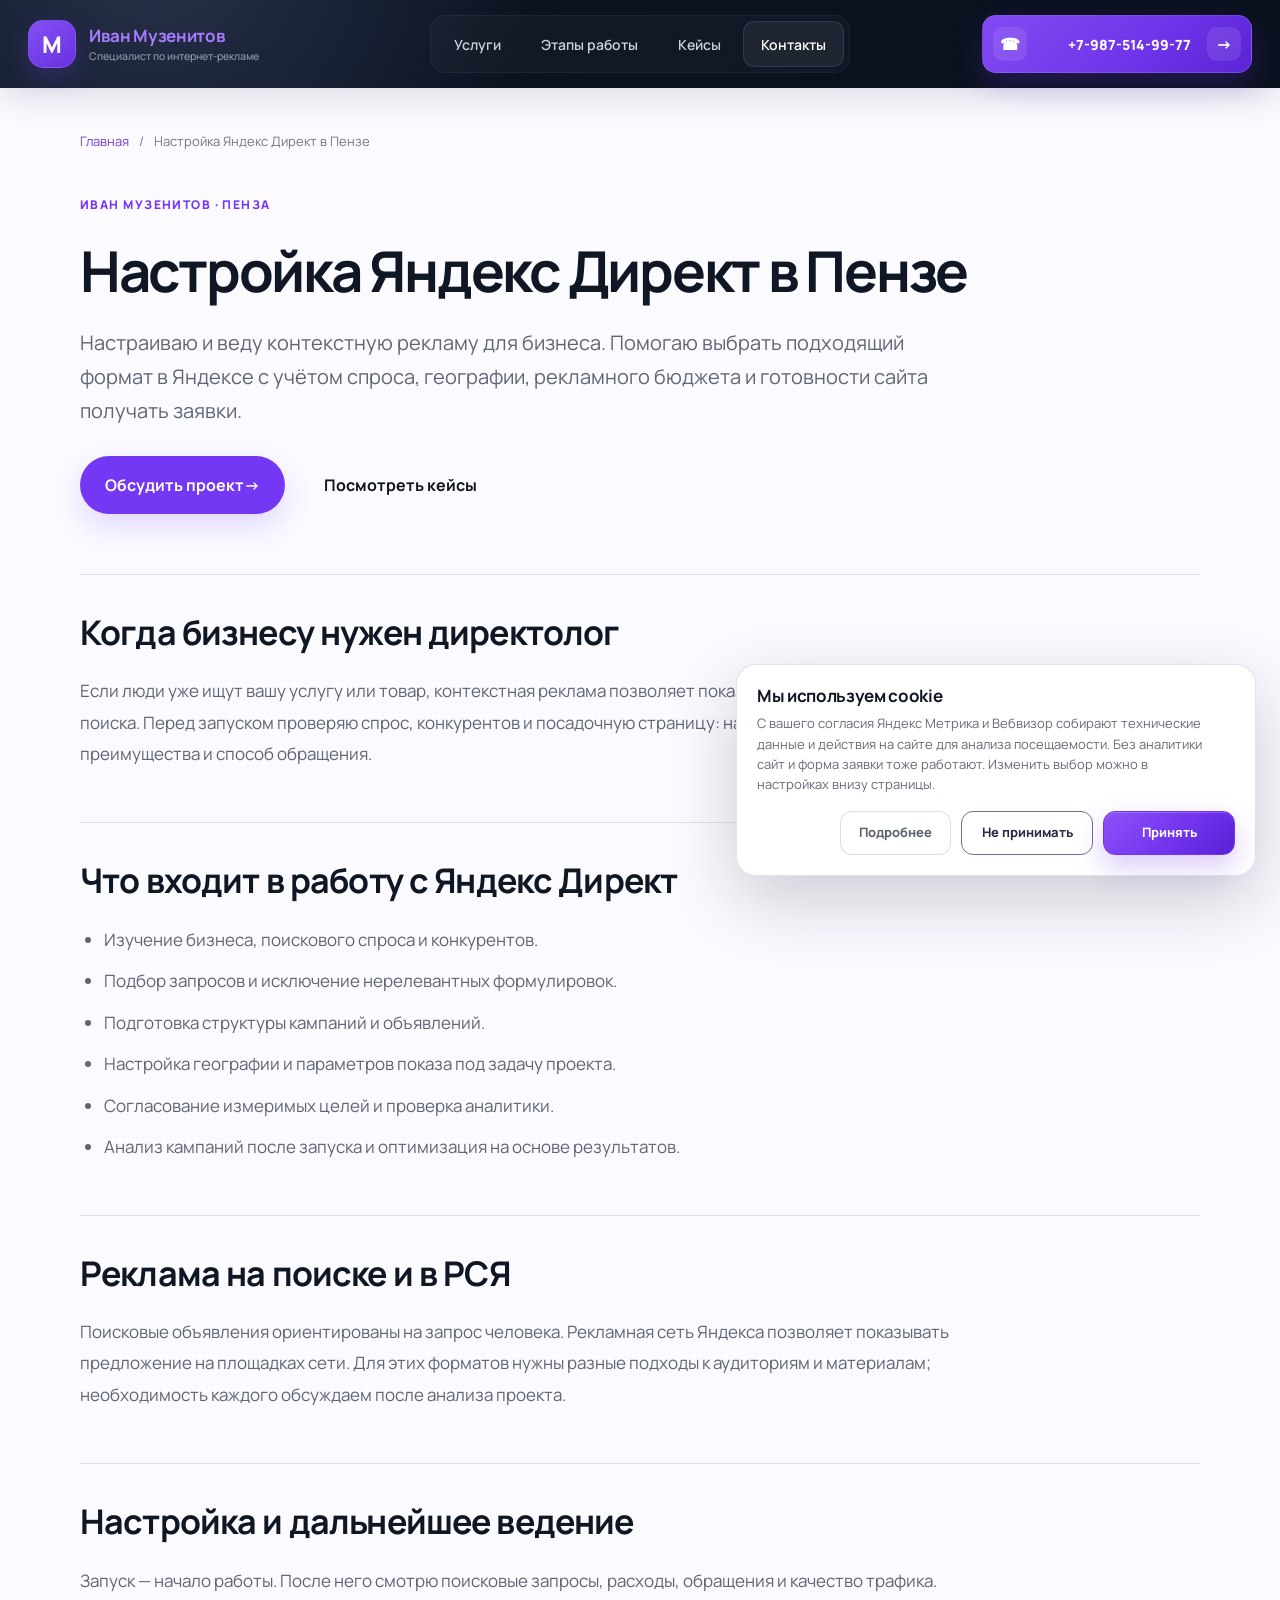
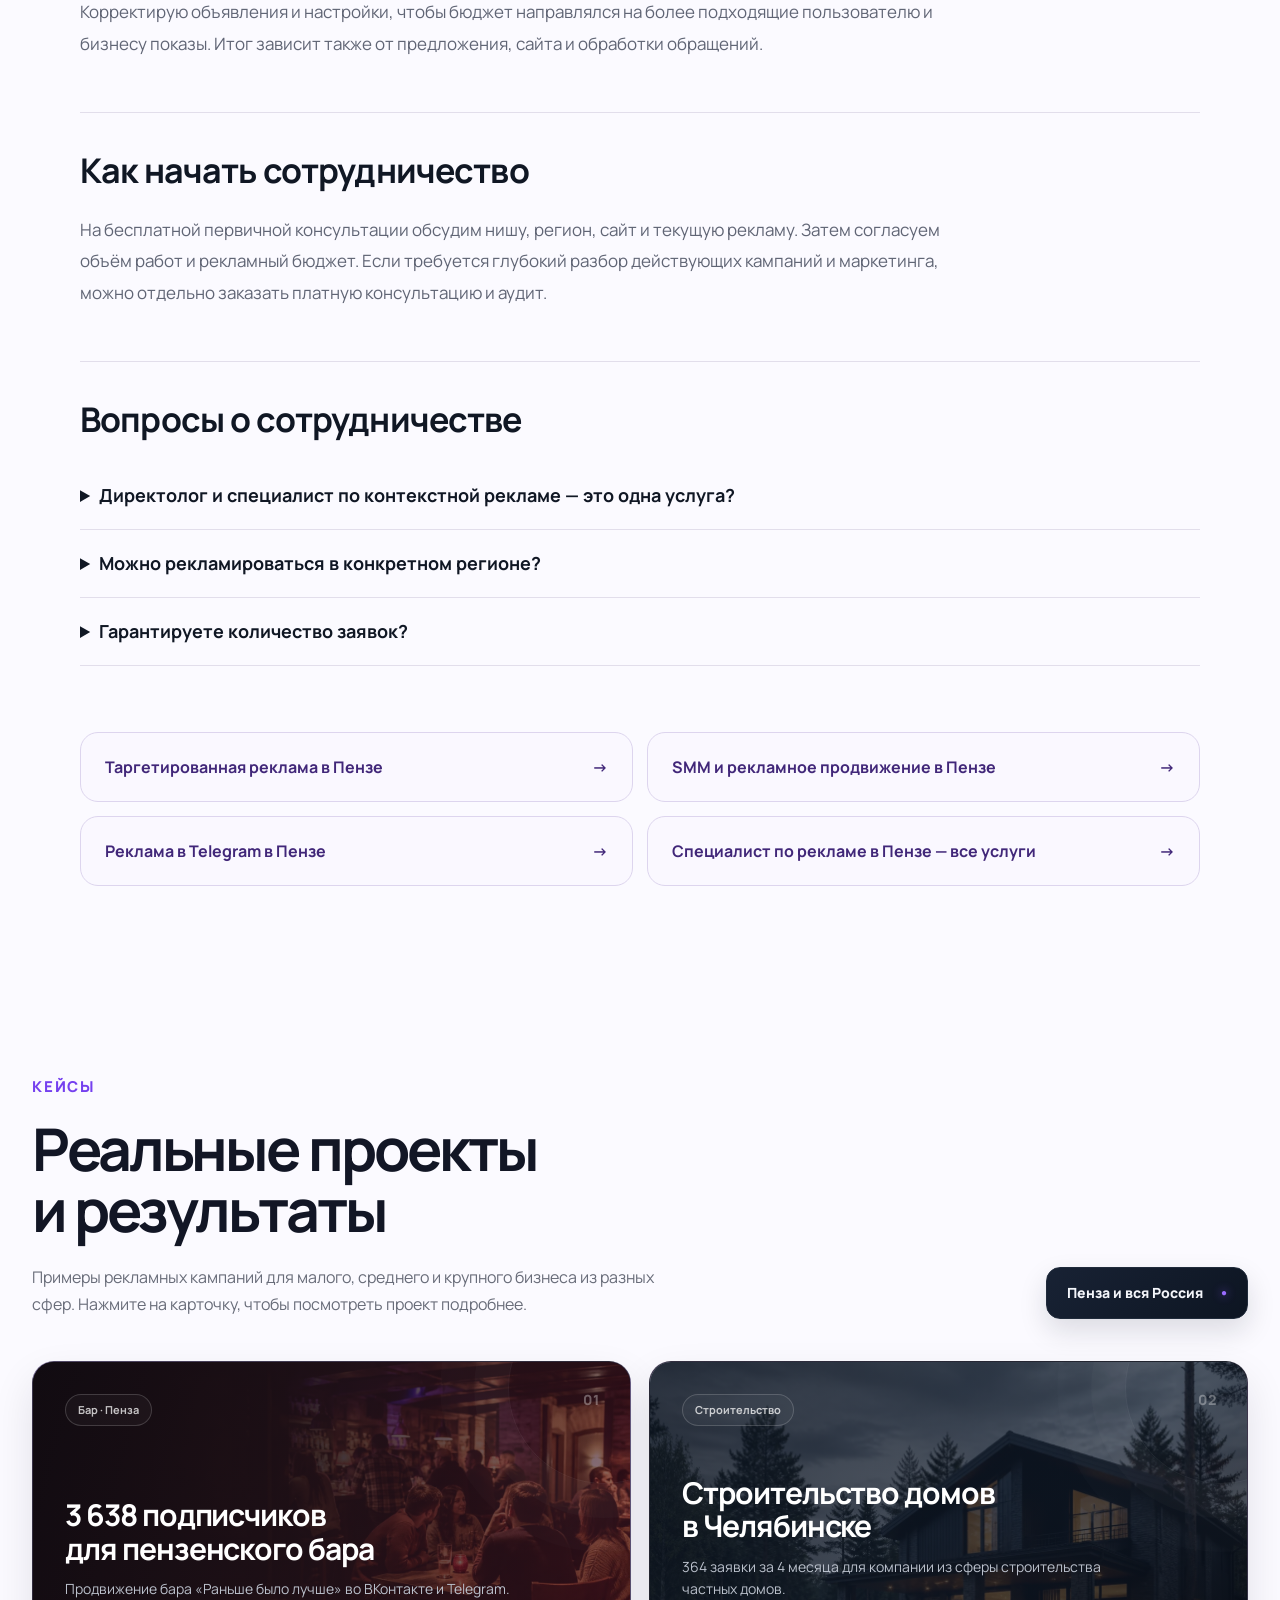
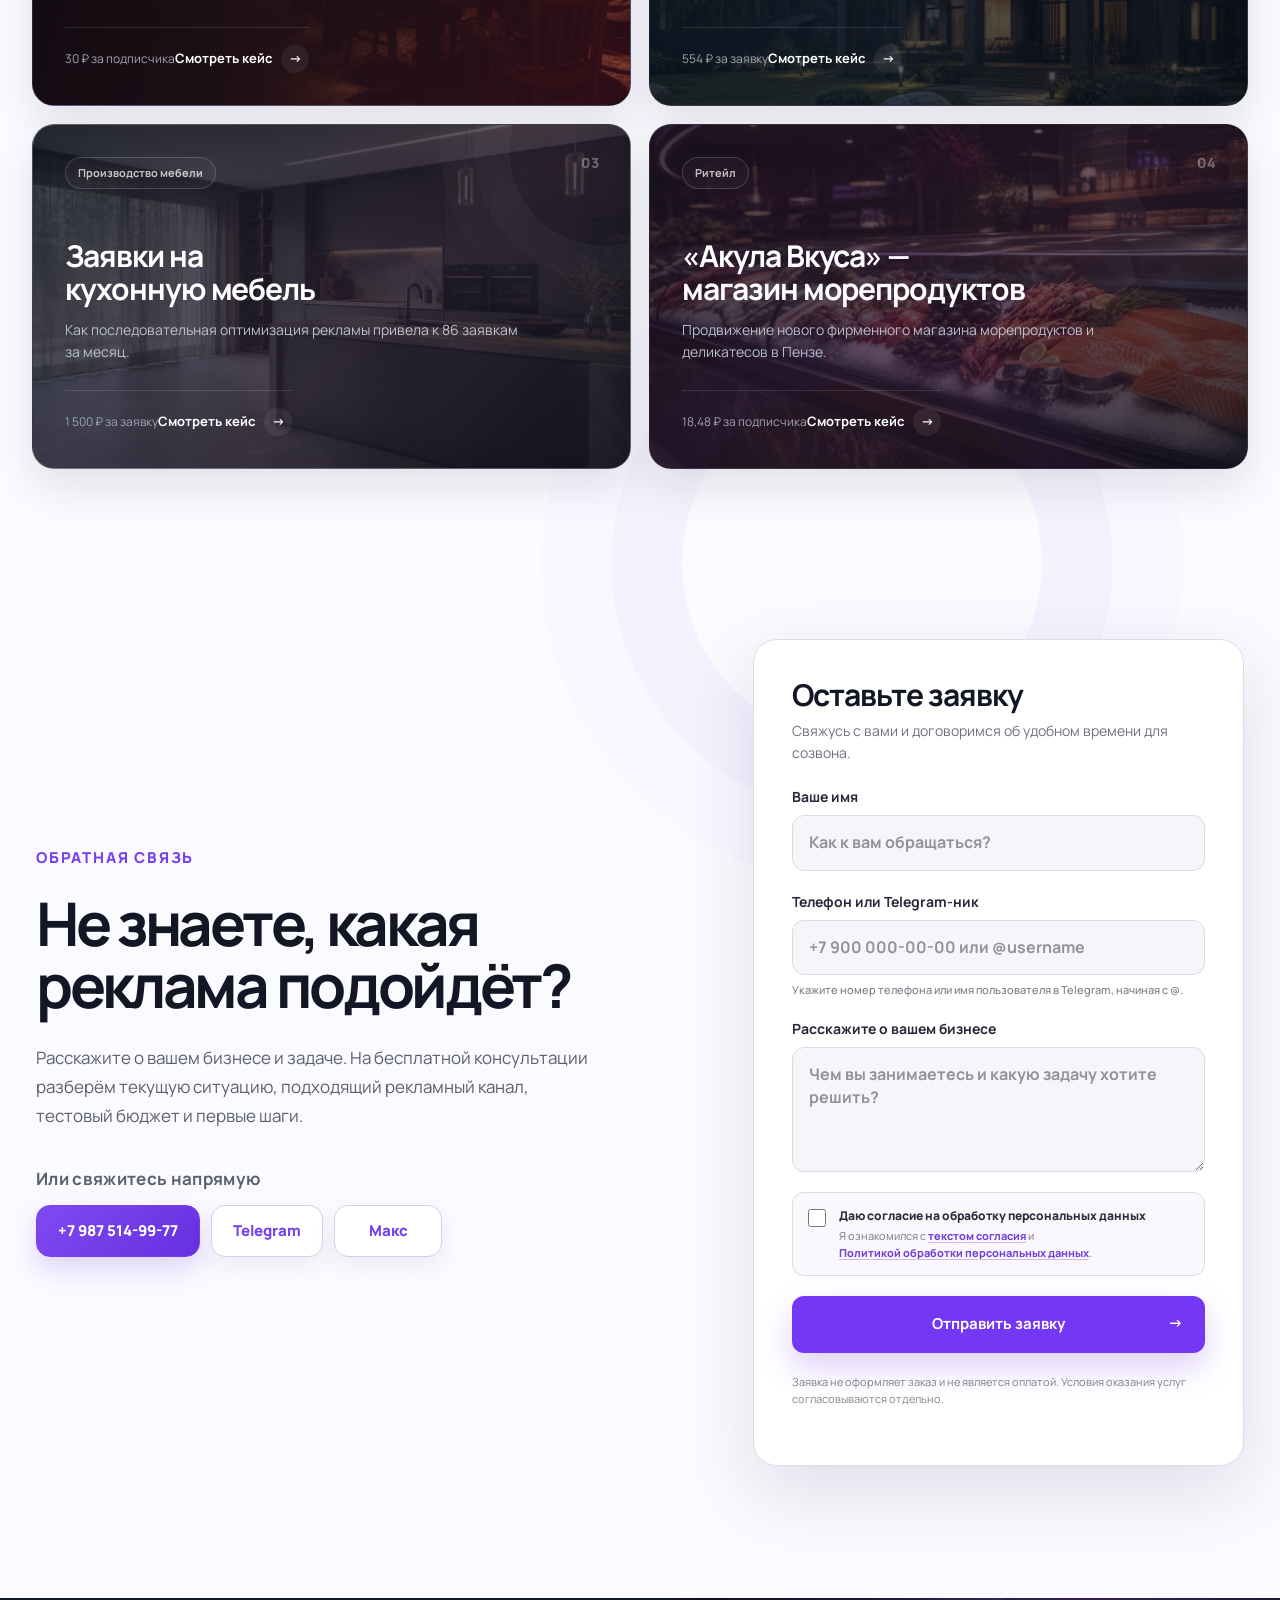
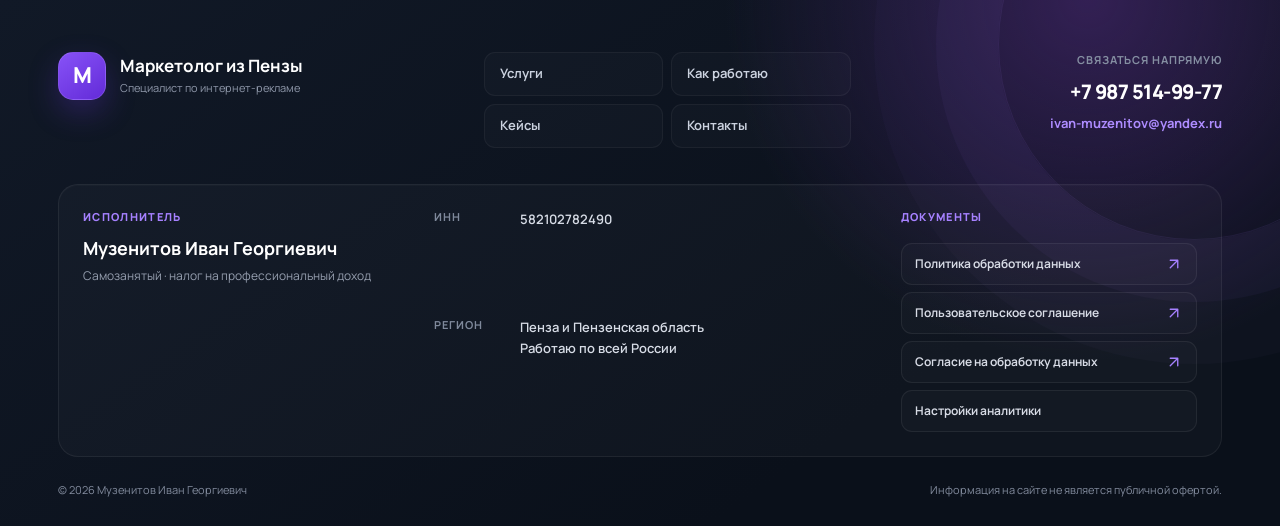
<file: yandex-direct-penza.html>
<!doctype html>
<html lang="ru">
<head>
<meta charset="UTF-8">
<meta name="viewport" content="width=device-width, initial-scale=1.0">
<title>Настройка Яндекс Директ в Пензе — директолог Иван Музенитов</title>
<meta name="description" content="Директолог в Пензе: настройка и ведение контекстной рекламы в Яндексе, поиск и РСЯ, анализ спроса и оптимизация. Обсудите проект с Иваном Музенитовым.">
<meta name="robots" content="index, follow, max-image-preview:large">
<meta name="author" content="Музенитов Иван Георгиевич">
<meta name="theme-color" content="#101724">
<link rel="canonical" href="https://marketolog-penza.ru/yandex-direct-penza.html">
<meta property="og:locale" content="ru_RU">
<meta property="og:type" content="website">
<meta property="og:site_name" content="Иван Музенитов">
<meta property="og:title" content="Настройка Яндекс Директ в Пензе — директолог Иван Музенитов">
<meta property="og:description" content="Директолог в Пензе: настройка и ведение контекстной рекламы в Яндексе, поиск и РСЯ, анализ спроса и оптимизация. Обсудите проект с Иваном Музенитовым.">
<meta property="og:url" content="https://marketolog-penza.ru/yandex-direct-penza.html">
<meta property="og:image" content="https://marketolog-penza.ru/images/hero-laptop-analytics-v6-clean.webp">
<meta name="twitter:card" content="summary_large_image">
<meta name="twitter:title" content="Настройка Яндекс Директ в Пензе — директолог Иван Музенитов">
<meta name="twitter:description" content="Директолог в Пензе: настройка и ведение контекстной рекламы в Яндексе, поиск и РСЯ, анализ спроса и оптимизация. Обсудите проект с Иваном Музенитовым.">
<meta name="twitter:image" content="https://marketolog-penza.ru/images/hero-laptop-analytics-v6-clean.webp">
<link rel="icon" href="/favicon.svg" type="image/svg+xml" sizes="any">
<link rel="alternate icon" href="/favicon.ico" type="image/x-icon">
<link rel="apple-touch-icon" href="/apple-touch-icon.png" sizes="180x180">
<link rel="preload" as="font" href="fonts/manrope-variable.ttf" type="font/ttf" crossorigin>
<link rel="stylesheet" href="font.css?v=20260829-prelaunch1">
<link rel="stylesheet" href="style.css?v=20260829-prelaunch1">
<link rel="stylesheet" href="reference.css?v=20260829-prelaunch1">
  <link rel="stylesheet" href="continuous.css?v=20261022-privacy1">
<link rel="stylesheet" href="seo-services.css?v=20261006-1">
<script type="application/ld+json">{"@context":"https://schema.org","@graph":[{"@type":"WebPage","@id":"https://marketolog-penza.ru/yandex-direct-penza.html#webpage","url":"https://marketolog-penza.ru/yandex-direct-penza.html","name":"Настройка Яндекс Директ в Пензе — директолог Иван Музенитов","description":"Директолог в Пензе: настройка и ведение контекстной рекламы в Яндексе, поиск и РСЯ, анализ спроса и оптимизация. Обсудите проект с Иваном Музенитовым.","inLanguage":"ru-RU","isPartOf":{"@id":"https://marketolog-penza.ru/#website"},"about":{"@id":"https://marketolog-penza.ru/yandex-direct-penza.html#service"}},{"@type":"Service","@id":"https://marketolog-penza.ru/yandex-direct-penza.html#service","name":"Настройка Яндекс Директ в Пензе","description":"Настраиваю и веду контекстную рекламу для бизнеса. Помогаю выбрать подходящий формат в Яндексе с учётом спроса, географии, рекламного бюджета и готовности сайта получать заявки.","serviceType":"Настройка Яндекс Директ в Пензе","provider":{"@type":"Person","@id":"https://marketolog-penza.ru/#person","name":"Иван Музенитов","url":"https://marketolog-penza.ru/"},"areaServed":{"@type":"City","name":"Пенза"}},{"@type":"BreadcrumbList","itemListElement":[{"@type":"ListItem","position":1,"name":"Главная","item":"https://marketolog-penza.ru/"},{"@type":"ListItem","position":2,"name":"Настройка Яндекс Директ в Пензе","item":"https://marketolog-penza.ru/yandex-direct-penza.html"}]}]}</script>
</head>
<body class="service-page">
  <header class="header">
    <a class="brand" href="/#top" aria-label="На главную"><span class="brand-mark">M</span><span class="brand-copy"><strong>Иван Музенитов</strong><small>Специалист по интернет-рекламе</small></span></a>
    <button class="menu-toggle" type="button" aria-expanded="false" aria-controls="nav">Меню</button>
    <nav class="nav" id="nav" aria-label="Основная навигация">
      <a href="/#services">Услуги</a><a href="/#process">Этапы работы</a><a href="#cases">Кейсы</a><a href="#contact">Контакты</a>
    </nav>
    <a class="phone" href="tel:+79875149977"><span class="phone-icon" aria-hidden="true">☎</span><span class="phone-number">+7-987-514-99-77</span><span class="phone-arrow" aria-hidden="true">→</span></a>
  </header>


<main id="top">
<section class="service-intro">
<nav class="service-breadcrumb" aria-label="Хлебные крошки"><a href="/">Главная</a><span aria-hidden="true">/</span><span>Настройка Яндекс Директ в Пензе</span></nav>
<p class="eyebrow">Иван Музенитов · Пенза</p>
<h1>Настройка Яндекс Директ в Пензе</h1>
<p class="service-lead">Настраиваю и веду контекстную рекламу для бизнеса. Помогаю выбрать подходящий формат в Яндексе с учётом спроса, географии, рекламного бюджета и готовности сайта получать заявки.</p>
<div class="service-intro-actions"><a class="button button-primary" href="#contact">Обсудить проект <span aria-hidden="true">→</span></a><a class="button button-secondary" href="#cases">Посмотреть кейсы</a></div>
</section>
<div class="service-article">
<section class="service-copy"><h2>Когда бизнесу нужен директолог</h2><p>Если люди уже ищут вашу услугу или товар, контекстная реклама позволяет показать предложение в момент поиска. Перед запуском проверяю спрос, конкурентов и посадочную страницу: насколько понятны условия, преимущества и способ обращения.</p></section>
<section class="service-copy"><h2>Что входит в работу с Яндекс Директ</h2><ul><li>Изучение бизнеса, поискового спроса и конкурентов.</li><li>Подбор запросов и исключение нерелевантных формулировок.</li><li>Подготовка структуры кампаний и объявлений.</li><li>Настройка географии и параметров показа под задачу проекта.</li><li>Согласование измеримых целей и проверка аналитики.</li><li>Анализ кампаний после запуска и оптимизация на основе результатов.</li></ul></section>
<section class="service-copy"><h2>Реклама на поиске и в РСЯ</h2><p>Поисковые объявления ориентированы на запрос человека. Рекламная сеть Яндекса позволяет показывать предложение на площадках сети. Для этих форматов нужны разные подходы к аудиториям и материалам; необходимость каждого обсуждаем после анализа проекта.</p></section>
<section class="service-copy"><h2>Настройка и дальнейшее ведение</h2><p>Запуск — начало работы. После него смотрю поисковые запросы, расходы, обращения и качество трафика. Корректирую объявления и настройки, чтобы бюджет направлялся на более подходящие пользователю и бизнесу показы. Итог зависит также от предложения, сайта и обработки обращений.</p></section>
<section class="service-copy"><h2>Как начать сотрудничество</h2><p>На бесплатной первичной консультации обсудим нишу, регион, сайт и текущую рекламу. Затем согласуем объём работ и рекламный бюджет. Если требуется глубокий разбор действующих кампаний и маркетинга, можно отдельно заказать платную консультацию и аудит.</p></section>

<section class="service-copy service-faq"><h2>Вопросы о сотрудничестве</h2><details><summary>Директолог и специалист по контекстной рекламе — это одна услуга?</summary><p>В контексте Яндекс Директа эти запросы описывают специалиста по настройке и ведению рекламных кампаний. На этой странице собраны условия моей работы с этим направлением.</p></details><details><summary>Можно рекламироваться в конкретном регионе?</summary><p>Да. Работаю с бизнесом по всей России. Географию рекламной кампании подбираем под вашу задачу: конкретный город или регион, несколько регионов или вся Россия. Учитываем, где находятся ваши клиенты и на какой территории вы оказываете услуги или доставляете товары.</p></details><details><summary>Гарантируете количество заявок?</summary><p>Нет. До запуска согласуем цели и план тестирования. Результат зависит от спроса, конкуренции, бюджета, сайта и предложения.</p></details></section>
<nav class="seo-service-links" aria-label="Другие направления рекламы"><a href="targetirovannaya-reklama-penza.html">Таргетированная реклама в Пензе<span aria-hidden="true"> →</span></a><a href="smm-penza.html">SMM и рекламное продвижение в Пензе<span aria-hidden="true"> →</span></a><a href="reklama-telegram-penza.html">Реклама в Telegram в Пензе<span aria-hidden="true"> →</span></a><a href="/">Специалист по рекламе в Пензе — все услуги <span aria-hidden="true">→</span></a></nav>
</div>
    <section class="cases section" id="cases">
      <div class="section-heading row"><div><p class="eyebrow">Кейсы</p><h2>Реальные проекты<br>и результаты</h2><p class="cases-lead">Примеры рекламных кампаний для малого, среднего и крупного бизнеса из разных сфер. Нажмите на карточку, чтобы посмотреть проект подробнее.</p></div><span class="all-cases case-count">Пенза и вся Россия <span>●</span></span></div>
      <div class="case-grid">
        <button class="case-card case-purple case-rbl-cover" id="bar-case" type="button" data-bar-case aria-haspopup="dialog" aria-controls="bar-modal"><span class="case-index">01</span><span class="case-tag">Бар · Пенза</span><div class="case-body"><h3>3 638 подписчиков<br>для пензенского бара</h3><p>Продвижение бара «Раньше было лучше» во ВКонтакте и Telegram.</p></div><div class="case-metrics"><span>30 ₽ за подписчика</span><strong>Смотреть кейс <b>→</b></strong></div></button>
        <button class="case-card case-dark case-construction-cover" type="button" data-case="chelyabinsk" aria-haspopup="dialog"><span class="case-index">02</span><span class="case-tag">Строительство</span><div class="case-body"><h3>Строительство домов<br>в Челябинске</h3><p>364 заявки за 4 месяца для компании из сферы строительства частных домов.</p></div><div class="case-metrics"><span>554 ₽ за заявку</span><strong>Смотреть кейс <b>→</b></strong></div></button>
        <button class="case-card case-light case-kitchen-cover" type="button" data-kitchen-case aria-haspopup="dialog"><span class="case-index">03</span><span class="case-tag">Производство мебели</span><div class="case-body"><h3>Заявки на<br>кухонную мебель</h3><p>Как последовательная оптимизация рекламы привела к 86 заявкам за месяц.</p></div><div class="case-metrics"><span>1 500 ₽ за заявку</span><strong>Смотреть кейс <b>→</b></strong></div></button>
        <button class="case-card case-image case-seafood-cover" type="button" data-seafood-case aria-haspopup="dialog"><span class="case-index">04</span><span class="case-tag">Ритейл</span><div class="case-body"><h3>«Акула Вкуса» —<br>магазин морепродуктов</h3><p>Продвижение нового фирменного магазина морепродуктов и деликатесов в Пензе.</p></div><div class="case-metrics"><span>18,48 ₽ за подписчика</span><strong>Смотреть кейс <b>→</b></strong></div></button>
      </div>
    </section>


    <section class="contact section" id="contact">
      <div class="contact-copy">
        <p class="eyebrow">Обратная связь</p>
        <h2>Не знаете, какая<br>реклама подойдёт?</h2>
        <p class="contact-intro">Расскажите о вашем бизнесе и задаче. На бесплатной консультации разберём текущую ситуацию, подходящий рекламный канал, тестовый бюджет и первые шаги.</p>
        <p class="contact-direct">Или свяжитесь напрямую</p>
        <div class="contact-links">
          <a class="contact-phone" href="tel:+79875149977">+7 987 514-99-77</a>
          <a class="contact-messenger" href="https://t.me/penzatut" target="_blank" rel="noopener noreferrer" aria-label="Написать в Telegram">Telegram</a>
          <a class="contact-messenger" href="https://max.ru/u/f9LHodD0cOI6moJ5_l5qgewkaPltUf2XHVLtxAoabsSk8i3A_e_SWyXuCgI" target="_blank" rel="noopener noreferrer" aria-label="Написать в Макс">Макс</a>
        </div>
      </div>
      <form class="form" id="lead-form">
        <div class="form-heading"><h3>Оставьте заявку</h3><p>Свяжусь с вами и договоримся об удобном времени для созвона.</p></div>
        <label>Ваше имя<input class="ym-disable-keys" name="name" type="text" autocomplete="name" minlength="2" maxlength="80" placeholder="Как к вам обращаться?" required></label>
        <label>Телефон или Telegram-ник<input class="ym-disable-keys" name="contact" type="text" inputmode="text" autocomplete="off" autocapitalize="none" spellcheck="false" minlength="3" maxlength="100" placeholder="+7 900 000-00-00 или @username" aria-describedby="contact-hint" required><small class="form-hint" id="contact-hint">Укажите номер телефона или имя пользователя в Telegram, начиная с @.</small></label>
        <label>Расскажите о вашем бизнесе<textarea class="ym-disable-keys" name="message" rows="4" maxlength="2000" placeholder="Чем вы занимаетесь и какую задачу хотите решить?"></textarea></label>
        <div class="form-honeypot" aria-hidden="true"><label>Ваш сайт<input class="ym-disable-keys" name="website" type="text" tabindex="-1" autocomplete="off"></label></div>
        <div class="form-consent">
          <input id="personal-data-consent" name="personal_data_consent" type="checkbox" value="yes" required>
          <div>
            <label for="personal-data-consent">Даю согласие на обработку персональных данных</label>
            <p>Я ознакомился с <button type="button" data-legal-doc="consent">текстом согласия</button> и <button type="button" data-legal-doc="privacy">Политикой обработки персональных данных</button>.</p>
          </div>
        </div>
        <button class="button button-primary" type="submit">Отправить заявку <span>→</span></button>
        <small>Заявка не оформляет заказ и не является оплатой. Условия оказания услуг согласовываются отдельно.</small>
        <p class="form-status" role="status"></p>
      </form>
    </section>

</main>
  <footer class="footer">
    <div class="footer-inner">
      <div class="footer-primary">
        <a class="footer-brand" href="/#top" aria-label="Вернуться в начало страницы">
          <span class="footer-brand-mark">M</span>
          <span><strong>Маркетолог из Пензы</strong><small>Специалист по интернет-рекламе</small></span>
        </a>
        <nav class="footer-nav" aria-label="Навигация в подвале сайта">
          <a href="/#services">Услуги</a>
          <a href="/#process">Как работаю</a>
          <a href="#cases">Кейсы</a>
          <a href="#contact">Контакты</a>
        </nav>
        <div class="footer-contacts">
          <span>Связаться напрямую</span>
          <a class="footer-phone" href="tel:+79875149977">+7 987 514-99-77</a>
          <a class="footer-email" href="mailto:ivan-muzenitov@yandex.ru">ivan-muzenitov@yandex.ru</a>
        </div>
      </div>

      <div class="footer-details">
        <section class="footer-identity" aria-label="Информация об исполнителе">
          <p class="footer-label">Исполнитель</p>
          <strong>Музенитов Иван Георгиевич</strong>
          <span>Самозанятый · налог на профессиональный доход</span>
        </section>
        <dl class="footer-requisites">
          <div><dt>ИНН</dt><dd>582102782490</dd></div>
          <div><dt>Регион</dt><dd>Пенза и Пензенская область<br>Работаю по всей России</dd></div>
        </dl>
        <div class="footer-documents">
          <p class="footer-label">Документы</p>
          <button type="button" data-legal-doc="privacy">Политика обработки данных <svg aria-hidden="true" width="18" height="18" viewBox="0 0 24 24" fill="none" stroke="#a681ff" stroke-width="1.8" stroke-linecap="round" stroke-linejoin="round"><path d="M7 17 17 7M7 7h10v10"/></svg></button>
          <button type="button" data-legal-doc="terms">Пользовательское соглашение <svg aria-hidden="true" width="18" height="18" viewBox="0 0 24 24" fill="none" stroke="#a681ff" stroke-width="1.8" stroke-linecap="round" stroke-linejoin="round"><path d="M7 17 17 7M7 7h10v10"/></svg></button>
          <button type="button" data-legal-doc="consent">Согласие на обработку данных <svg aria-hidden="true" width="18" height="18" viewBox="0 0 24 24" fill="none" stroke="#a681ff" stroke-width="1.8" stroke-linecap="round" stroke-linejoin="round"><path d="M7 17 17 7M7 7h10v10"/></svg></button>
        </div>
      </div>

      <div class="footer-bottom">
        <p>© <span id="year"></span> Музенитов Иван Георгиевич</p>
        <p>Информация на сайте не является публичной офертой.</p>
      </div>
    </div>
  </footer>

  <dialog class="modal" id="service-modal"><button class="modal-close" type="button" aria-label="Закрыть">×</button><div id="modal-content"></div><a class="button button-primary" href="#contact" id="modal-action">Оставить заявку</a></dialog>
  <dialog class="modal experience-modal" id="experience-modal" aria-labelledby="experience-title">
    <button class="modal-close experience-modal-close" type="button" aria-label="Закрыть статью">×</button>
    <header class="experience-modal-hero">
      <p class="experience-kicker">Опыт · SMM и интернет-маркетинг</p>
      <h2 id="experience-title">7 лет в SMM:<br>проекты, ниши и опыт</h2>
      <p>Работаю в интернет-маркетинге с 2019 года. За это время успел поработать с бизнесом из разных сфер и городов России, а 2,5 года провёл в крупном рекламном агентстве Пензы.</p>
      <div class="experience-facts">
        <div><strong>7 лет</strong><span>в интернет-маркетинге</span></div>
        <div><strong>2,5 года</strong><span>работы в агентстве</span></div>
        <div><strong>70+ проектов</strong><span>в различных сферах</span></div>
      </div>
    </header>

    <div class="experience-modal-content">
      <div class="experience-intro">
        <p class="case-content-label">Направления работы</p>
        <h3>С какими нишами и компаниями я работал</h3>
        <p>За годы работы проектов и задач было много. Ниже — основные направления и некоторые компании, которые удалось вспомнить.</p>
      </div>

      <div class="experience-groups">
        <section class="experience-group">
          <span class="experience-group-mark">01</span>
          <h4>Строительство и недвижимость</h4>
          <ul>
            <li>Строительство домов — более 10 проектов в разных городах России</li>
            <li>Натяжные потолки</li>
            <li>Риелторы и недвижимость</li>
            <li>Дизайнеры интерьера</li>
            <li>«Мастер Дом» и «Дива Керамика»</li>
          </ul>
        </section>

        <section class="experience-group">
          <span class="experience-group-mark">02</span>
          <h4>Производство и розничная торговля</h4>
          <ul>
            <li>Производство и продажа мебели — «Мебель Центр» в Москве и «МСК» в Пензе</li>
            <li>Пензенская кондитерская фабрика</li>
            <li>Магазины одежды и обуви</li>
            <li>Магазины электроники</li>
            <li>Цветочный магазин</li>
            <li>Гастроном морепродуктов и деликатесов «Акула Вкуса»</li>
          </ul>
        </section>

        <section class="experience-group">
          <span class="experience-group-mark">03</span>
          <h4>Медицина и частные специалисты</h4>
          <ul>
            <li>Ортопедический салон «Авионика»</li>
            <li>Реабилитационный центр «Дамиан» в Пензе</li>
            <li>Центр реабилитации в Волгограде</li>
            <li>Логопедия</li>
          </ul>
        </section>

        <section class="experience-group">
          <span class="experience-group-mark">04</span>
          <h4>Рестораны и развлечения</h4>
          <ul>
            <li>Доставка еды</li>
            <li>Рестораны в Пензе и других городах России, включая «Borjomi» и «Рестик»</li>
            <li>Бар «Раньше было лучше»</li>
            <li>Другие клубы, бары и рестораны России</li>
          </ul>
        </section>

        <section class="experience-group experience-group-wide">
          <span class="experience-group-mark">05</span>
          <h4>Другие проекты</h4>
          <ul>
            <li>Автосервисы и СТО</li>
            <li>Автоподбор</li>
            <li>Юридическая фирма «Каменская &amp; партнёры»</li>
            <li>Бизнес-клуб «Ресурс»</li>
          </ul>
        </section>
      </div>

      <section class="experience-conclusion">
        <p class="case-content-label">Главный вывод</p>
        <h3>У каждой ниши своя логика продвижения</h3>
        <p>Опыт в разных сферах научил меня не переносить одну рекламную схему из проекта в проект. Для каждого бизнеса важно отдельно разбираться в продукте, аудитории, цикле сделки и реальной задаче рекламы.</p>
      </section>

      <div class="experience-modal-footer">
        <p>Список отражает основные направления и не включает все проекты за семь лет работы.</p>
        <a class="button button-primary experience-modal-action" href="#contact">Обсудить ваш проект</a>
      </div>
    </div>
  </dialog>
  <dialog class="modal case-modal bar-modal" id="bar-modal" aria-labelledby="bar-case-title">
    <button class="modal-close case-modal-close bar-modal-close" type="button" aria-label="Закрыть кейс">×</button>
    <div class="case-modal-hero bar-modal-hero">
      <p class="case-modal-kicker">Кейс · Бар и развлечения</p>
      <div class="case-modal-heading">
        <div>
          <h2 id="bar-case-title">3 638 подписчиков<br>для пензенского бара</h2>
          <p>Как реклама во ВКонтакте и Telegram помогла повысить узнаваемость бара «Раньше было лучше» и собрать вокруг него свою аудиторию.</p>
        </div>
        <span class="case-period"><small>Статус проекта</small>Работа продолжается</span>
      </div>
      <div class="case-result-strip">
        <div><strong>3 638</strong><span>подписчиков из VK Ads</span></div>
        <div><strong>30 ₽</strong><span>средняя цена подписчика</span></div>
        <div><strong>VK + TG</strong><span>две рекламные площадки</span></div>
      </div>
    </div>

    <div class="case-modal-content">
      <section class="case-story-grid" aria-label="Описание проекта">
        <div>
          <p class="case-content-label">Задача</p>
          <h3>Набрать подписчиков и повысить узнаваемость бара</h3>
          <p>Нам было важно не просто увеличить цифру в сообществе, а привлечь живую аудиторию из Пензы — людей, которым близки атмосфера и формат заведения и которые могут стать постоянными гостями.</p>
        </div>
        <div>
          <p class="case-content-label">Результат</p>
          <h3>3 638 живых подписчиков из рекламы</h3>
          <p>Основной измеримый результат получили во ВКонтакте: пользователи вступали в сообщество непосредственно после объявлений в VK Ads. Средняя стоимость подписчика составила около 30 рублей.</p>
        </div>
      </section>

      <section class="case-numbers" aria-label="Показатели рекламной кампании бара">
        <div><span>Рекламный бюджет</span><strong>110 000 ₽</strong></div>
        <div><span>Показы рекламы</span><strong>1 938 575</strong></div>
        <div><span>Переходы</span><strong>8 961</strong></div>
        <div><span>Цена перехода</span><strong>12,29 ₽</strong></div>
        <div><span>Конверсия в подписку</span><strong>40,6%</strong></div>
        <div class="case-numbers-accent"><span>Подписчики</span><strong>3 638</strong></div>
      </section>

      <section class="case-timeline bar-creative-review" aria-labelledby="bar-creative-title">
        <div class="case-timeline-heading">
          <p class="case-content-label">Тестирование креативов</p>
          <h3 id="bar-creative-title">Какие форматы сработали лучше</h3>
        </div>
        <ol>
          <li><span>01</span><strong>«Народные» креативы</strong><p>Обычные фотографии без сложной обработки и текста снова показали высокую эффективность.</p></li>
          <li><span>02</span><strong>ИИ-ролик</strong><p>Видео, построенное на воспоминаниях из прошлого и душевной атмосфере, тоже дало хороший результат.</p></li>
          <li><span>03</span><strong>Рекламные баннеры</strong><p>Использовали стандартный формат для понятной подачи предложения и знакомства с заведением.</p></li>
          <li><span>04</span><strong>Видео с тусовок</strong><p>Как ни удивительно, именно этот естественный для бара формат показал самый слабый результат.</p></li>
        </ol>
      </section>

      <section class="case-proof" aria-labelledby="bar-proof-title">
        <div class="case-proof-heading">
          <div>
            <p class="case-content-label">Материалы проекта</p>
            <h3 id="bar-proof-title">Статистика и рекламные креативы</h3>
          </div>
          <p>Фактические показатели из VK Ads и примеры объявлений, которые использовались в кампании.</p>
        </div>
        <div class="case-proof-grid">
          <figure class="case-proof-card case-proof-wide bar-proof-stats">
            <img src="images/case-rbl-vk-ads-stats.png" alt="Статистика рекламной кампании бара Раньше было лучше в VK Ads" loading="lazy" decoding="async">
            <figcaption><span>Подтверждение результата</span>Сводная статистика кампаний в VK Ads</figcaption>
          </figure>
          <figure class="case-proof-card">
            <img src="images/case-rbl-creative-street.png" alt="Рекламное объявление бара Раньше было лучше с фотографией входа" loading="lazy" decoding="async">
            <figcaption><span>Креатив 01</span>Объявление с атмосферной фотографией входа</figcaption>
          </figure>
          <figure class="case-proof-card bar-proof-mobile">
            <img src="images/case-rbl-creative-banner.png" alt="Рекламный баннер пензенского бара Раньше было лучше" loading="lazy" decoding="async">
            <figcaption><span>Креатив 02</span>Баннер с позиционированием заведения</figcaption>
          </figure>
          <figure class="case-proof-card">
            <img src="images/case-rbl-video-party.png" alt="Кадр из рекламного видео с вечеринкой в баре Раньше было лучше" loading="lazy" decoding="async">
            <figcaption><span>Видео</span>Фрагмент ролика с тусовки</figcaption>
          </figure>
          <figure class="case-proof-card bar-proof-mobile">
            <img src="images/case-rbl-video-anniversary.png" alt="Рекламное видео к годовщине бара Раньше было лучше" loading="lazy" decoding="async">
            <figcaption><span>Видео</span>Вертикальный ролик к годовщине бара</figcaption>
          </figure>
        </div>
      </section>

      <section class="case-insight bar-insight">
        <div class="case-insight-mark">Р</div>
        <div>
          <p class="case-content-label">Позиционирование</p>
          <h3>Не пафосное заведение, а место для своих</h3>
          <p>«Раньше было лучше» — бар, где друзья собираются обсудить прошедшую неделю, вкусно поесть, выпить прохладных напитков, а затем спуститься вниз и потанцевать. Здесь нет ставки на дорогой ремонт и звёздных диджеев: всё по-свойски, уютно, тусовочно и немного олдскульно.</p>
          <p>Именно на этой атмосфере мы построили рекламную коммуникацию. Нам нужны были не случайные подписчики, а «свои» люди — будущие постоянные гости и часть большой барной семьи.</p>
        </div>
      </section>

      <section class="case-story-grid bar-channel-story" aria-label="Реклама в Telegram и дальнейшая работа">
        <div>
          <p class="case-content-label">Telegram</p>
          <h3>Охватили активную аудиторию Пензы</h3>
          <p>Рекламу запускали также в Telegram. Креативы несколько раз показали активной аудитории пензенских каналов: охватили заметные городские новостные ресурсы и каналы заведений общепита, присутствующие на площадке.</p>
        </div>
        <div>
          <p class="case-content-label">Продолжение</p>
          <h3>Сотрудничество продолжается</h3>
          <p>Узнаваемость кампании стала заметна даже внутри рынка: конкуренты рассказывали, что видят рекламу бара в своих Telegram-каналах чаще, чем собственные объявления. Проект продолжается — дальше будем развивать рабочие форматы и усиливать присутствие бренда.</p>
        </div>
      </section>

      <div class="case-modal-footer">
        <p>Показатели приведены по данным рекламных кампаний VK Ads. Результаты Telegram оценивались по охвату размещений и узнаваемости рекламы.</p>
        <a class="button button-primary case-modal-action bar-modal-action" href="#contact">Обсудить похожий проект</a>
      </div>
    </div>
  </dialog>
  <dialog class="modal case-modal" id="case-modal" aria-labelledby="chelyabinsk-case-title">
    <button class="modal-close case-modal-close" type="button" aria-label="Закрыть кейс">×</button>
    <div class="case-modal-hero">
      <p class="case-modal-kicker">Кейс · Строительство</p>
      <div class="case-modal-heading">
        <div>
          <h2 id="chelyabinsk-case-title">Строительство домов<br>в Челябинске</h2>
          <p>Рекламная кампания для компании, которая занимается строительством частных домов.</p>
        </div>
        <span class="case-period"><small>Срок работы</small>4 месяца</span>
      </div>
      <div class="case-result-strip">
        <div><strong>364</strong><span>заявки получено</span></div>
        <div><strong>554 ₽</strong><span>средняя цена заявки</span></div>
        <div><strong>201 686 ₽</strong><span>рекламный бюджет</span></div>
      </div>
    </div>

    <div class="case-modal-content">
      <section class="case-story-grid" aria-label="Описание проекта">
        <div>
          <p class="case-content-label">Задача</p>
          <h3>Получать обращения на строительство частных домов</h3>
          <p>Проект работает в нише с высоким чеком и длинным циклом принятия решения. Потенциальные клиенты сравнивают подрядчиков, стоимость и качество работ, поэтому результат рекламы важно оценивать вместе с дальнейшей работой отдела продаж.</p>
        </div>
        <div>
          <p class="case-content-label">Результат</p>
          <h3>Два источника заявок</h3>
          <p>За четыре месяца реклама привела 235 обращений через посадочную страницу Marquiz и ещё 129 обращений в личные сообщения. Общий результат — 364 заявки.</p>
        </div>
      </section>

      <section class="case-numbers" aria-label="Показатели рекламной кампании">
        <div><span>Показы</span><strong>1 695 953</strong></div>
        <div><span>Переходы</span><strong>8 878</strong></div>
        <div><span>Средняя цена перехода</span><strong>22 ₽</strong></div>
        <div><span>Заявки через Marquiz</span><strong>235</strong></div>
        <div><span>Заявки в сообщениях</span><strong>129</strong></div>
        <div class="case-numbers-accent"><span>Всего заявок</span><strong>364</strong></div>
      </section>

      <section class="case-proof" aria-labelledby="case-proof-title">
        <div class="case-proof-heading">
          <div>
            <p class="case-content-label">Материалы проекта</p>
            <h3 id="case-proof-title">Реальные креативы и результаты</h3>
          </div>
          <p>Примеры рекламных объявлений, статистика обращений и посадочная страница, использованные в проекте.</p>
        </div>
        <div class="case-proof-grid">
          <figure class="case-proof-card">
            <img src="images/case-chelyabinsk-creative-1.png" alt="Пример рекламного объявления о строительстве дома в Челябинске" loading="lazy" decoding="async">
            <figcaption><span>Креатив 01</span>Рекламное объявление с готовым домом</figcaption>
          </figure>
          <figure class="case-proof-card">
            <img src="images/case-chelyabinsk-creative-2.png" alt="Пример рекламного объявления о проекте дома Манго" loading="lazy" decoding="async">
            <figcaption><span>Креатив 02</span>Объявление с подборкой изображений проекта</figcaption>
          </figure>
          <figure class="case-proof-card case-proof-wide">
            <img src="images/case-chelyabinsk-marquiz-leads-redacted.png" alt="Список заявок в Marquiz с размытыми последними цифрами телефонных номеров" loading="lazy" decoding="async">
            <figcaption><span>Подтверждение результата</span>Статистика заявок в Marquiz · номера клиентов частично скрыты</figcaption>
          </figure>
          <figure class="case-proof-card case-proof-wide">
            <img src="images/case-chelyabinsk-marquiz.png" alt="Посадочная страница Marquiz для расчёта стоимости строительства дома" loading="lazy" decoding="async">
            <figcaption><span>Посадочная страница</span>Marquiz для предварительного расчёта стоимости дома</figcaption>
          </figure>
        </div>
      </section>

      <section class="case-insight">
        <div class="case-insight-mark">i</div>
        <div>
          <p class="case-content-label">Особенность ниши</p>
          <h3>Заявка — только начало работы с клиентом</h3>
          <p>В строительстве домов качественные обращения стоимостью до 1 000 ₽ получить возможно. Но сделка редко закрывается после первого звонка: клиентам нужно время на сравнение предложений, а менеджерам — дозваниваться и продолжать общение в мессенджерах.</p>
          <p>В отдельных проектах сделки закрывались уже в первый месяц, однако реалистичный цикл сделки в этой нише — от 3 месяцев до года.</p>
        </div>
      </section>

      <div class="case-modal-footer">
        <p>Показатели приведены по данным рекламной кампании за четыре месяца.</p>
        <a class="button button-primary case-modal-action" href="#contact">Обсудить похожий проект</a>
      </div>
    </div>
  </dialog>
  <dialog class="modal case-modal kitchen-modal" id="kitchen-modal" aria-labelledby="kitchen-case-title">
    <button class="modal-close case-modal-close kitchen-modal-close" type="button" aria-label="Закрыть кейс">×</button>
    <div class="case-modal-hero kitchen-modal-hero">
      <p class="case-modal-kicker">Кейс · Производство мебели</p>
      <div class="case-modal-heading">
        <div>
          <h2 id="kitchen-case-title">Заявки на кухонную<br>мебель в Москве</h2>
          <p>Продвижение компании «Мебель-Центр Москва» в конкурентной нише кухонь на заказ.</p>
          <span class="case-agency-note">Проект реализован в период работы с агентством 5 Cats</span>
        </div>
        <span class="case-period"><small>Путь к результату</small>5 месяцев</span>
      </div>
      <div class="case-result-strip">
        <div><strong>86</strong><span>заявок за итоговый месяц</span></div>
        <div><strong>1 500 ₽</strong><span>средняя цена заявки</span></div>
        <div><strong>5%</strong><span>CTR рекламной кампании</span></div>
      </div>
    </div>

    <div class="case-modal-content">
      <section class="case-story-grid" aria-label="Описание проекта">
        <div>
          <p class="case-content-label">Задача</p>
          <h3>Привлекать заявки на кухни в Москве</h3>
          <p>Клиент обратился с задачей настроить рекламу во ВКонтакте и Яндекс Директе. Ниша оказалась перегретой: высокая конкуренция, дорогие переходы по популярным запросам и длительный цикл сделки — вплоть до года.</p>
        </div>
        <div>
          <p class="case-content-label">Результат</p>
          <h3>86 заявок после последовательной оптимизации</h3>
          <p>Первый запуск не дал заметного результата. После обновления сайта, тестирования стратегий и ручной очистки неэффективных поисковых фраз кампанию удалось стабилизировать и масштабировать.</p>
        </div>
      </section>

      <section class="case-timeline" aria-labelledby="kitchen-work-title">
        <div class="case-timeline-heading">
          <p class="case-content-label">Ход работы</p>
          <h3 id="kitchen-work-title">Что изменили в рекламной кампании</h3>
        </div>
        <ol>
          <li><span>01</span><strong>Первый запуск</strong><p>В первый месяц реклама не принесла заметных результатов, поэтому кампанию остановили для пересмотра подхода.</p></li>
          <li><span>02</span><strong>Обновление сайта</strong><p>Посадочную страницу сделали более современной и лаконичной, после чего вернулись к тестированию рекламы.</p></li>
          <li><span>03</span><strong>Очистка запросов</strong><p>Каждые 2–3 дня удаляли фразы без целевых действий. В результате исключили около 30–40% неэффективных запросов.</p></li>
          <li><span>04</span><strong>Масштабирование</strong><p>Когда поток заявок стабилизировался, бюджет начали увеличивать на работающих связках.</p></li>
        </ol>
      </section>

      <section class="case-numbers" aria-label="Показатели итогового месяца">
        <div><span>Расход</span><strong>128 854,43 ₽</strong></div>
        <div><span>Показы</span><strong>21 457</strong></div>
        <div><span>Клики</span><strong>1 080</strong></div>
        <div><span>Цена перехода</span><strong>119 ₽</strong></div>
        <div><span>CTR</span><strong>5%</strong></div>
        <div class="case-numbers-accent"><span>Количество заявок</span><strong>86</strong></div>
      </section>

      <section class="case-proof" aria-labelledby="kitchen-proof-title">
        <div class="case-proof-heading">
          <div>
            <p class="case-content-label">Подтверждение результата</p>
            <h3 id="kitchen-proof-title">Статистика рекламной кампании</h3>
          </div>
          <p>Скриншоты рекламного кабинета и Яндекс Метрики показывают кампанию и динамику целевых действий.</p>
        </div>
        <div class="case-proof-grid">
          <figure class="case-proof-card case-proof-wide">
            <img src="images/case-kitchen-campaign.png" alt="Статистика рекламной кампании кухонной мебели в Яндекс Директе" loading="lazy" decoding="async">
            <figcaption><span>Яндекс Директ</span>Расход, показы, клики, цена перехода и CTR</figcaption>
          </figure>
          <figure class="case-proof-card">
            <img src="images/case-kitchen-conversions-current.png" alt="Целевые действия в Яндекс Метрике за итоговый месяц" loading="lazy" decoding="async">
            <figcaption><span>Итоговый месяц</span>Целевые действия после оптимизации</figcaption>
          </figure>
          <figure class="case-proof-card">
            <img src="images/case-kitchen-conversions-previous.png" alt="Целевые действия в Яндекс Метрике за предыдущий месяц" loading="lazy" decoding="async">
            <figcaption><span>Предыдущий месяц</span>Показатели до масштабирования</figcaption>
          </figure>
        </div>
      </section>

      <section class="case-insight">
        <div class="case-insight-mark">i</div>
        <div>
          <p class="case-content-label">Главный вывод</p>
          <h3>Качественная реклама не всегда даёт мгновенный результат</h3>
          <p>В сложной конкурентной нише важны не только бюджет и первый запуск. Результат появился благодаря обновлению сайта, последовательным тестам, регулярной очистке поисковых фраз и масштабированию только после стабилизации заявок.</p>
        </div>
      </section>

      <div class="case-modal-footer">
        <p>Показатели приведены по данным итогового месяца рекламной кампании.</p>
        <a class="button button-primary case-modal-action kitchen-modal-action" href="#contact">Обсудить похожий проект</a>
      </div>
    </div>
  </dialog>
  <dialog class="modal case-modal seafood-modal" id="seafood-modal" aria-labelledby="seafood-case-title">
    <button class="modal-close case-modal-close seafood-modal-close" type="button" aria-label="Закрыть кейс">×</button>
    <div class="case-modal-hero seafood-modal-hero">
      <p class="case-modal-kicker">Кейс · Ритейл</p>
      <div class="case-modal-heading">
        <div>
          <h2 id="seafood-case-title">«Акула Вкуса» —<br>магазин морепродуктов</h2>
          <p>Продвижение нового фирменного магазина морепродуктов и деликатесов в Пензе.</p>
        </div>
        <span class="case-period"><small>Срок работы</small>3 месяца</span>
      </div>
      <div class="case-result-strip">
        <div><strong>1 466</strong><span>новых подписчиков за два этапа</span></div>
        <div><strong>18,48 ₽</strong><span>подписчик в VK Ads</span></div>
        <div><strong>5,96 ₽</strong><span>переход в VK Ads</span></div>
      </div>
    </div>

    <div class="case-modal-content">
      <section class="case-story-grid" aria-label="Описание проекта">
        <div>
          <p class="case-content-label">Задача</p>
          <h3>Собрать аудиторию вокруг нового магазина</h3>
          <p>Клиент обратился в самом начале развития сообщества. Нужно было познакомить жителей Пензы с ассортиментом, привлечь целевых подписчиков и сформировать первый устойчивый поток переходов в группу.</p>
        </div>
        <div>
          <p class="case-content-label">Подход</p>
          <h3>Простые креативы с понятным предложением</h3>
          <p>Лучше всего сработали «народные» креативы: реальные фотографии магазина и продукции, короткий текст без перегруженного дизайна. Всего протестировали 5 аудиторий и 19 объявлений, а удачные варианты масштабировали.</p>
        </div>
      </section>

      <section class="case-comparison" aria-labelledby="seafood-comparison-title">
        <div class="case-comparison-heading">
          <p class="case-content-label">Сравнение этапов</p>
          <h3 id="seafood-comparison-title">Переход в VK Ads улучшил экономику рекламы</h3>
          <p>Первые два месяца кампания работала в старом рекламном кабинете ВКонтакте. На третьем месяце рекламу перенесли в VK Ads и сохранили подход с простыми креативами.</p>
        </div>
        <div class="case-comparison-grid">
          <article>
            <span class="case-comparison-period">Первые 2 месяца</span>
            <h4>Старый кабинет ВКонтакте</h4>
            <dl>
              <div><dt>Новые подписчики</dt><dd>1 015</dd></div>
              <div><dt>Цена подписчика</dt><dd>35 ₽</dd></div>
              <div><dt>Средняя цена перехода</dt><dd>13 ₽</dd></div>
              <div><dt>Показы</dt><dd>186 513</dd></div>
              <div><dt>Переходы</dt><dd>2 558</dd></div>
            </dl>
          </article>
          <article class="case-comparison-accent">
            <span class="case-comparison-period">Последний месяц</span>
            <h4>Рекламный кабинет VK Ads</h4>
            <dl>
              <div><dt>Новые подписчики</dt><dd>451</dd></div>
              <div><dt>Цена подписчика</dt><dd>18,48 ₽</dd></div>
              <div><dt>Цена перехода</dt><dd>5,96 ₽</dd></div>
              <div><dt>Показы</dt><dd>99 901</dd></div>
              <div><dt>Переходы</dt><dd>1 399</dd></div>
            </dl>
          </article>
        </div>
      </section>

      <section class="case-proof" aria-labelledby="seafood-proof-title">
        <div class="case-proof-heading">
          <div>
            <p class="case-content-label">Материалы проекта</p>
            <h3 id="seafood-proof-title">Креативы и статистика кампании</h3>
          </div>
          <p>Реальные объявления проекта и итоговые показатели рекламы в новом кабинете VK Ads.</p>
        </div>
        <div class="case-proof-grid seafood-proof-grid">
          <figure class="case-proof-card">
            <img src="images/case-seafood-creative-old.png" alt="Рекламное объявление магазина Акула Вкуса с фотографиями магазина и продукции" loading="lazy" decoding="async">
            <figcaption><span>Креатив 01</span>Знакомство с новым фирменным магазином</figcaption>
          </figure>
          <figure class="case-proof-card seafood-proof-mobile">
            <img src="images/case-seafood-creative-vkads.png" alt="Рекламное объявление магазина Акула Вкуса в кабинете VK Ads" loading="lazy" decoding="async">
            <figcaption><span>Креатив 02</span>Простая подача ассортимента магазина</figcaption>
          </figure>
          <figure class="case-proof-card case-proof-wide">
            <img src="images/case-seafood-stats-vkads.png" alt="Статистика рекламной кампании магазина Акула Вкуса в VK Ads" loading="lazy" decoding="async">
            <figcaption><span>Подтверждение результата</span>451 подписчик по 18,48 ₽ за период с 1 августа по 5 сентября 2024 года</figcaption>
          </figure>
        </div>
      </section>

      <section class="case-insight seafood-insight">
        <div class="case-insight-mark">i</div>
        <div>
          <p class="case-content-label">Главный вывод</p>
          <h3>Простой креатив может работать лучше сложного дизайна</h3>
          <p>В локальном ритейле аудитории важно быстро понять, что продаёт магазин и зачем переходить в сообщество. Реальные фотографии, ясное предложение и последовательное тестирование дали результат без визуального усложнения рекламы.</p>
        </div>
      </section>

      <div class="case-modal-footer">
        <p>Показатели приведены по данным двух последовательных этапов рекламной кампании.</p>
        <a class="button button-primary case-modal-action seafood-modal-action" href="#contact">Обсудить похожий проект</a>
      </div>
    </div>
  </dialog>
  <dialog class="modal legal-modal" id="legal-modal"><button class="modal-close legal-modal-close" type="button" aria-label="Закрыть">×</button><div id="legal-modal-content"></div></dialog>
  <section class="cookie-consent" id="cookie-consent" aria-labelledby="cookie-consent-title" hidden>
    <div class="cookie-consent-copy">
      <strong id="cookie-consent-title">Мы используем cookie</strong>
      <p>Сайт использует cookie и Яндекс Метрику для анализа посещаемости и улучшения работы сайта.</p>
    </div>
    <div class="cookie-consent-actions">
      <button class="cookie-consent-details" type="button">Подробнее</button>
      <button class="cookie-consent-accept" type="button">Принять</button>
    </div>
  </section>
  <button class="back-to-top" type="button" aria-label="Вернуться в начало страницы">↑</button>
  <script src="script.js?v=20261111-hostland1"></script>
</body>
</html>
</file>
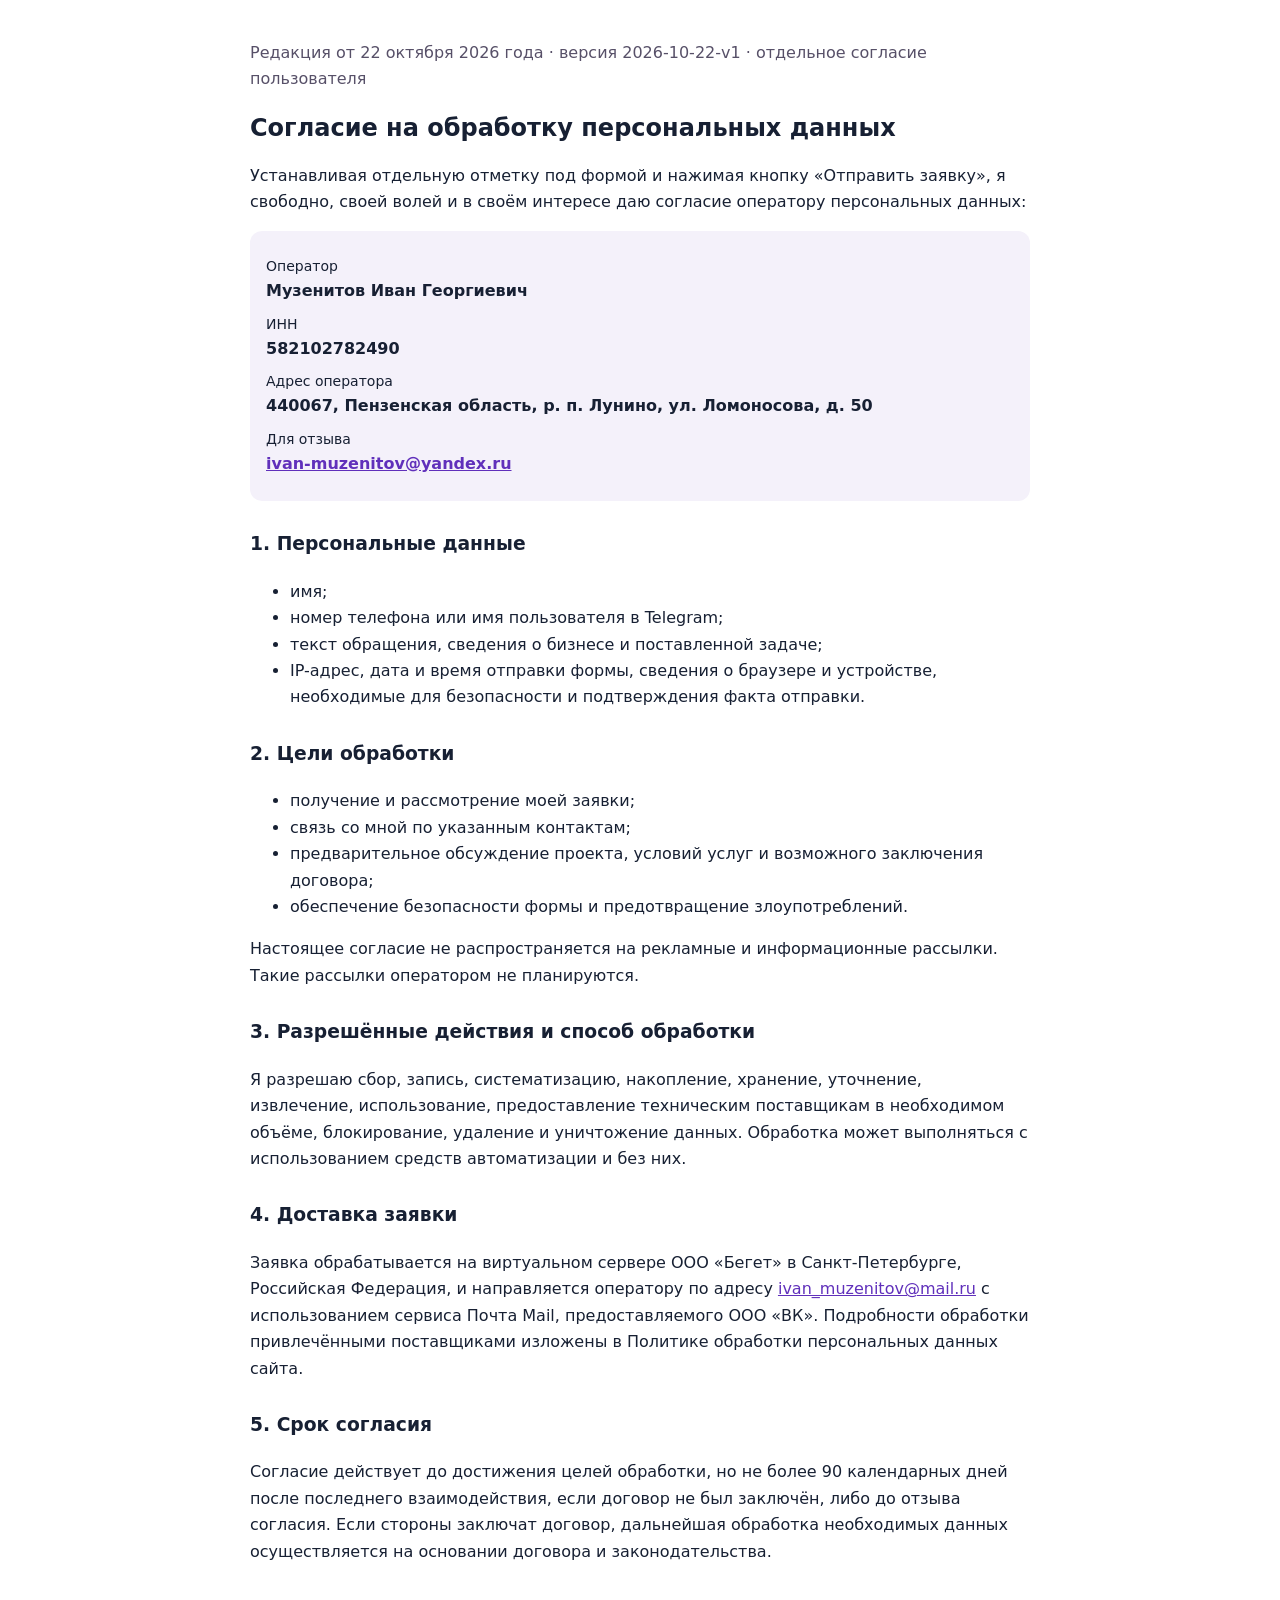
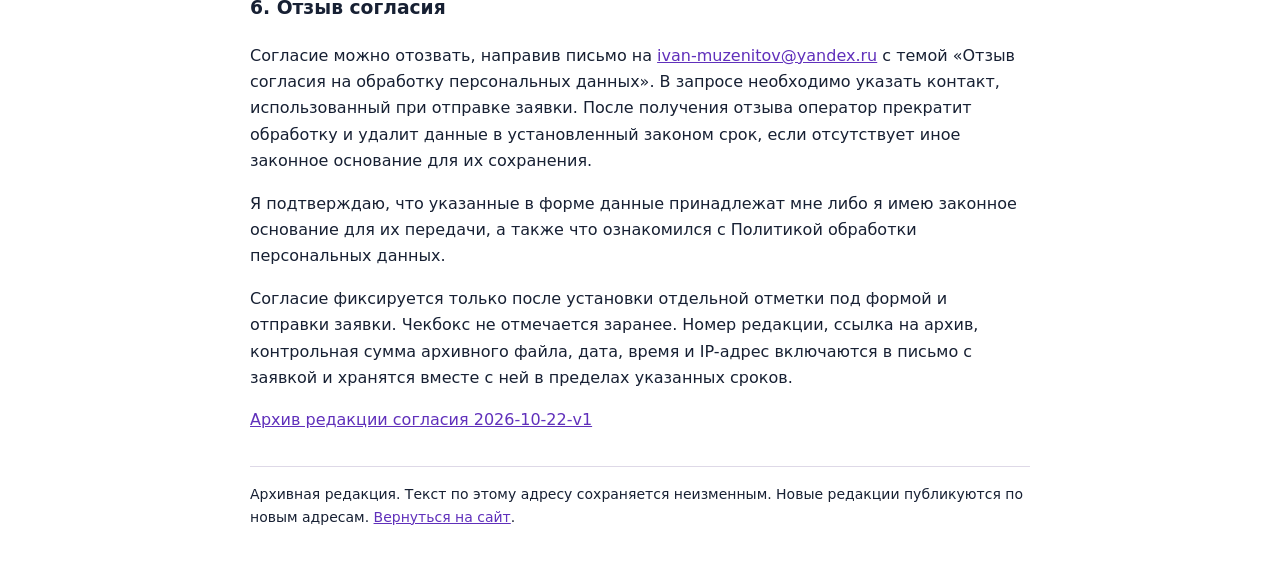
<file: legal/lead-consent-2026-10-22-v1.html>
<!doctype html>
<html lang="ru">
<head>
  <meta charset="utf-8">
  <meta name="viewport" content="width=device-width,initial-scale=1">
  <meta name="robots" content="noindex,follow">
  <title>Архив согласия 2026-10-22-v1 — Иван Музенитов</title>
  <style>body{max-width:780px;margin:40px auto;padding:0 22px;color:#172033;background:#fff;font:16px/1.65 system-ui,sans-serif}h1,h2{line-height:1.25}h3{margin-top:28px}.legal-summary{padding:16px;background:#f4f1fa;border-radius:12px}.legal-summary>div{margin:8px 0}.legal-summary span{display:block;font-size:14px}a{color:#6030bb;overflow-wrap:anywhere}.legal-draft{color:#575068}footer{border-top:1px solid #ded9e7;margin-top:32px;padding-top:16px;font-size:14px}@media print{body{margin:0;max-width:none}a{color:inherit}}</style>
</head>
<body>
<main>
<!-- consent-text:start -->
<p class="legal-draft">Редакция от 22 октября 2026 года · версия 2026-10-22-v1 · отдельное согласие пользователя</p>
    <h2>Согласие на обработку персональных данных</h2>
    <p>Устанавливая отдельную отметку под формой и нажимая кнопку «Отправить заявку», я свободно, своей волей и в своём интересе даю согласие оператору персональных данных:</p>

    <div class="legal-summary">
      <div><span>Оператор</span><strong>Музенитов Иван Георгиевич</strong></div>
      <div><span>ИНН</span><strong>582102782490</strong></div>
      <div><span>Адрес оператора</span><strong>440067, Пензенская область, р. п. Лунино, ул. Ломоносова, д. 50</strong></div>
      <div><span>Для отзыва</span><strong><a href="mailto:ivan-muzenitov@yandex.ru">ivan-muzenitov@yandex.ru</a></strong></div>
    </div>

    <h3>1. Персональные данные</h3>
    <ul>
      <li>имя;</li>
      <li>номер телефона или имя пользователя в Telegram;</li>
      <li>текст обращения, сведения о бизнесе и поставленной задаче;</li>
      <li>IP-адрес, дата и время отправки формы, сведения о браузере и устройстве, необходимые для безопасности и подтверждения факта отправки.</li>
    </ul>

    <h3>2. Цели обработки</h3>
    <ul>
      <li>получение и рассмотрение моей заявки;</li>
      <li>связь со мной по указанным контактам;</li>
      <li>предварительное обсуждение проекта, условий услуг и возможного заключения договора;</li>
      <li>обеспечение безопасности формы и предотвращение злоупотреблений.</li>
    </ul>
    <p>Настоящее согласие не распространяется на рекламные и информационные рассылки. Такие рассылки оператором не планируются.</p>

    <h3>3. Разрешённые действия и способ обработки</h3>
    <p>Я разрешаю сбор, запись, систематизацию, накопление, хранение, уточнение, извлечение, использование, предоставление техническим поставщикам в необходимом объёме, блокирование, удаление и уничтожение данных. Обработка может выполняться с использованием средств автоматизации и без них.</p>

    <h3>4. Доставка заявки</h3>
    <p>Заявка обрабатывается на виртуальном сервере ООО «Бегет» в Санкт-Петербурге, Российская Федерация, и направляется оператору по адресу <a href="mailto:ivan_muzenitov@mail.ru">ivan_muzenitov@mail.ru</a> с использованием сервиса Почта Mail, предоставляемого ООО «ВК». Подробности обработки привлечёнными поставщиками изложены в Политике обработки персональных данных сайта.</p>

    <h3>5. Срок согласия</h3>
    <p>Согласие действует до достижения целей обработки, но не более 90 календарных дней после последнего взаимодействия, если договор не был заключён, либо до отзыва согласия. Если стороны заключат договор, дальнейшая обработка необходимых данных осуществляется на основании договора и законодательства.</p>

    <h3>6. Отзыв согласия</h3>
    <p>Согласие можно отозвать, направив письмо на <a href="mailto:ivan-muzenitov@yandex.ru">ivan-muzenitov@yandex.ru</a> с темой «Отзыв согласия на обработку персональных данных». В запросе необходимо указать контакт, использованный при отправке заявки. После получения отзыва оператор прекратит обработку и удалит данные в установленный законом срок, если отсутствует иное законное основание для их сохранения.</p>

    <p>Я подтверждаю, что указанные в форме данные принадлежат мне либо я имею законное основание для их передачи, а также что ознакомился с Политикой обработки персональных данных.</p>

    <p class="legal-note">Согласие фиксируется только после установки отдельной отметки под формой и отправки заявки. Чекбокс не отмечается заранее. Номер редакции, ссылка на архив, контрольная сумма архивного файла, дата, время и IP-адрес включаются в письмо с заявкой и хранятся вместе с ней в пределах указанных сроков.</p>
    <p><a href="https://marketolog-penza.ru/legal/lead-consent-2026-10-22-v1.html" target="_blank" rel="noopener noreferrer">Архив редакции согласия 2026-10-22-v1</a></p>
<!-- consent-text:end -->
</main>
<footer>Архивная редакция. Текст по этому адресу сохраняется неизменным. Новые редакции публикуются по новым адресам. <a href="/">Вернуться на сайт</a>.</footer>
</body>
</html>
</file>
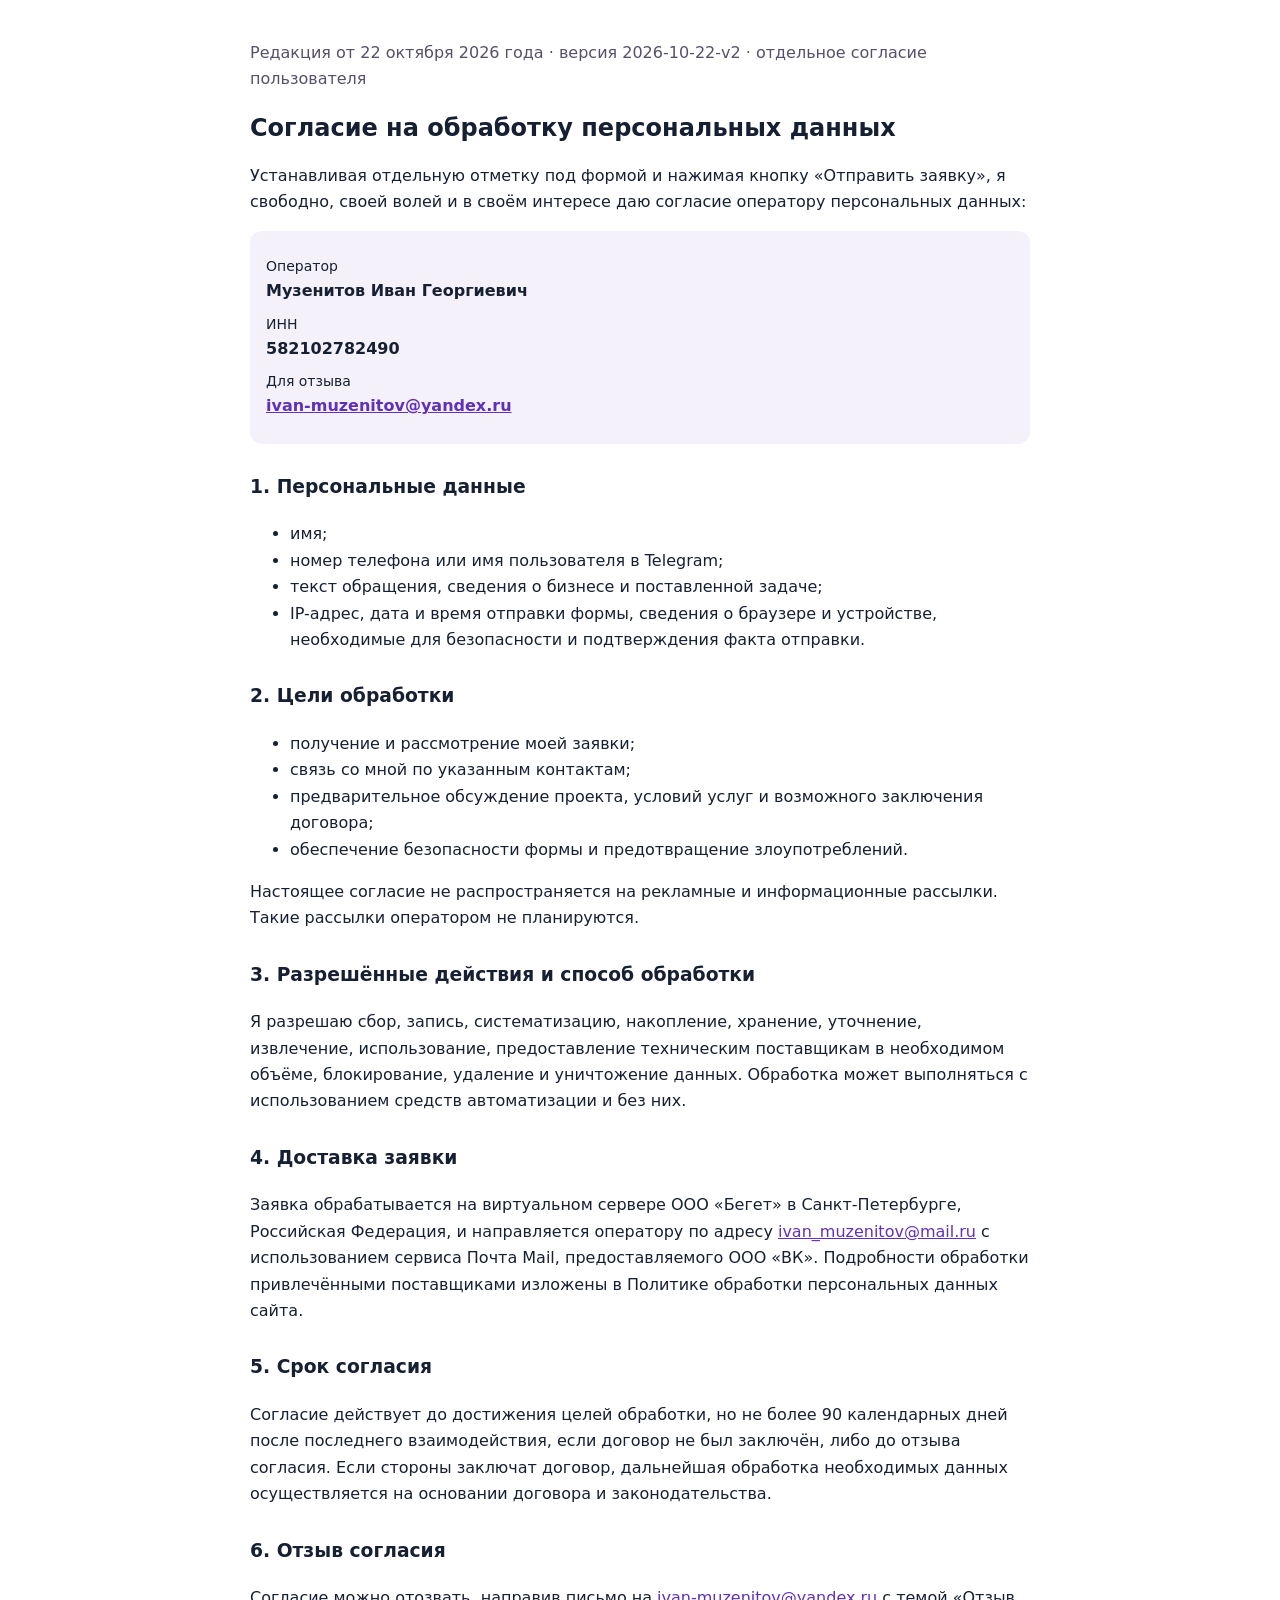
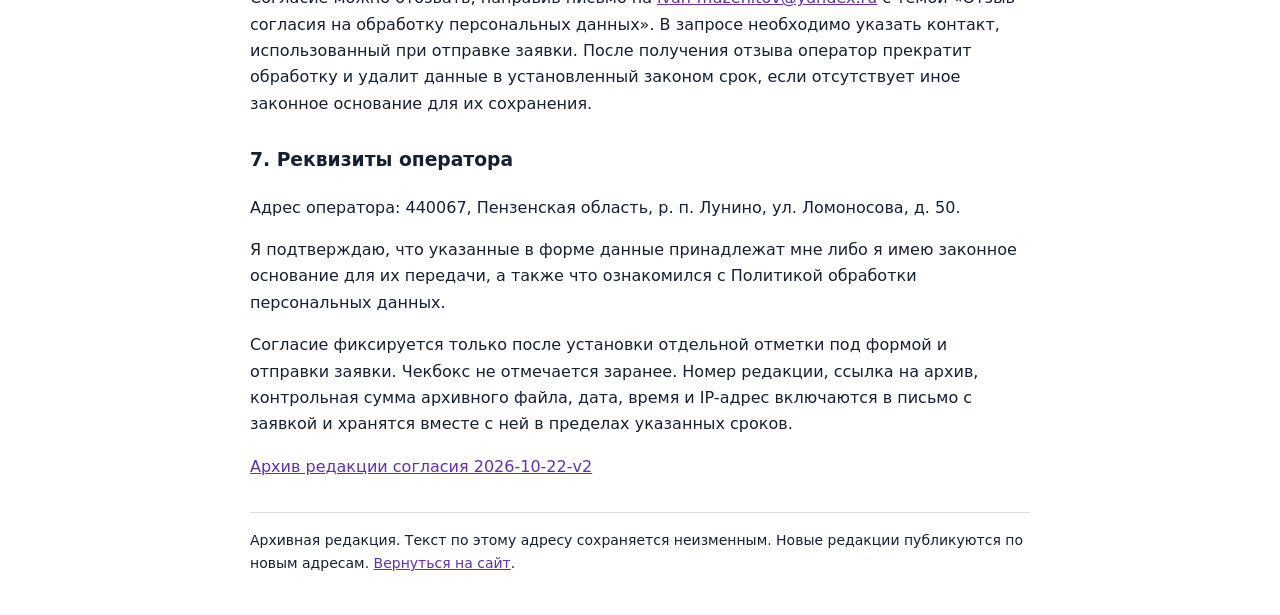
<file: legal/lead-consent-2026-10-22-v2.html>
<!doctype html>
<html lang="ru">
<head>
  <meta charset="utf-8">
  <meta name="viewport" content="width=device-width,initial-scale=1">
  <meta name="robots" content="noindex,follow">
  <title>Архив согласия 2026-10-22-v2 — Иван Музенитов</title>
  <style>body{max-width:780px;margin:40px auto;padding:0 22px;color:#172033;background:#fff;font:16px/1.65 system-ui,sans-serif}h1,h2{line-height:1.25}h3{margin-top:28px}.legal-summary{padding:16px;background:#f4f1fa;border-radius:12px}.legal-summary>div{margin:8px 0}.legal-summary span{display:block;font-size:14px}a{color:#6030bb;overflow-wrap:anywhere}.legal-draft{color:#575068}footer{border-top:1px solid #ded9e7;margin-top:32px;padding-top:16px;font-size:14px}@media print{body{margin:0;max-width:none}a{color:inherit}}</style>
</head>
<body>
<main>
<!-- consent-text:start -->
<p class="legal-draft">Редакция от 22 октября 2026 года · версия 2026-10-22-v2 · отдельное согласие пользователя</p>
    <h2>Согласие на обработку персональных данных</h2>
    <p>Устанавливая отдельную отметку под формой и нажимая кнопку «Отправить заявку», я свободно, своей волей и в своём интересе даю согласие оператору персональных данных:</p>

    <div class="legal-summary">
      <div><span>Оператор</span><strong>Музенитов Иван Георгиевич</strong></div>
      <div><span>ИНН</span><strong>582102782490</strong></div>
      <div><span>Для отзыва</span><strong><a href="mailto:ivan-muzenitov@yandex.ru">ivan-muzenitov@yandex.ru</a></strong></div>
    </div>

    <h3>1. Персональные данные</h3>
    <ul>
      <li>имя;</li>
      <li>номер телефона или имя пользователя в Telegram;</li>
      <li>текст обращения, сведения о бизнесе и поставленной задаче;</li>
      <li>IP-адрес, дата и время отправки формы, сведения о браузере и устройстве, необходимые для безопасности и подтверждения факта отправки.</li>
    </ul>

    <h3>2. Цели обработки</h3>
    <ul>
      <li>получение и рассмотрение моей заявки;</li>
      <li>связь со мной по указанным контактам;</li>
      <li>предварительное обсуждение проекта, условий услуг и возможного заключения договора;</li>
      <li>обеспечение безопасности формы и предотвращение злоупотреблений.</li>
    </ul>
    <p>Настоящее согласие не распространяется на рекламные и информационные рассылки. Такие рассылки оператором не планируются.</p>

    <h3>3. Разрешённые действия и способ обработки</h3>
    <p>Я разрешаю сбор, запись, систематизацию, накопление, хранение, уточнение, извлечение, использование, предоставление техническим поставщикам в необходимом объёме, блокирование, удаление и уничтожение данных. Обработка может выполняться с использованием средств автоматизации и без них.</p>

    <h3>4. Доставка заявки</h3>
    <p>Заявка обрабатывается на виртуальном сервере ООО «Бегет» в Санкт-Петербурге, Российская Федерация, и направляется оператору по адресу <a href="mailto:ivan_muzenitov@mail.ru">ivan_muzenitov@mail.ru</a> с использованием сервиса Почта Mail, предоставляемого ООО «ВК». Подробности обработки привлечёнными поставщиками изложены в Политике обработки персональных данных сайта.</p>

    <h3>5. Срок согласия</h3>
    <p>Согласие действует до достижения целей обработки, но не более 90 календарных дней после последнего взаимодействия, если договор не был заключён, либо до отзыва согласия. Если стороны заключат договор, дальнейшая обработка необходимых данных осуществляется на основании договора и законодательства.</p>

    <h3>6. Отзыв согласия</h3>
    <p>Согласие можно отозвать, направив письмо на <a href="mailto:ivan-muzenitov@yandex.ru">ivan-muzenitov@yandex.ru</a> с темой «Отзыв согласия на обработку персональных данных». В запросе необходимо указать контакт, использованный при отправке заявки. После получения отзыва оператор прекратит обработку и удалит данные в установленный законом срок, если отсутствует иное законное основание для их сохранения.</p>

    <h3>7. Реквизиты оператора</h3>
    <p>Адрес оператора: 440067, Пензенская область, р. п. Лунино, ул. Ломоносова, д. 50.</p>

    <p>Я подтверждаю, что указанные в форме данные принадлежат мне либо я имею законное основание для их передачи, а также что ознакомился с Политикой обработки персональных данных.</p>

    <p class="legal-note">Согласие фиксируется только после установки отдельной отметки под формой и отправки заявки. Чекбокс не отмечается заранее. Номер редакции, ссылка на архив, контрольная сумма архивного файла, дата, время и IP-адрес включаются в письмо с заявкой и хранятся вместе с ней в пределах указанных сроков.</p>
    <p><a href="https://marketolog-penza.ru/legal/lead-consent-2026-10-22-v2.html" target="_blank" rel="noopener noreferrer">Архив редакции согласия 2026-10-22-v2</a></p>
<!-- consent-text:end -->
</main>
<footer>Архивная редакция. Текст по этому адресу сохраняется неизменным. Новые редакции публикуются по новым адресам. <a href="/">Вернуться на сайт</a>.</footer>
</body>
</html>
</file>
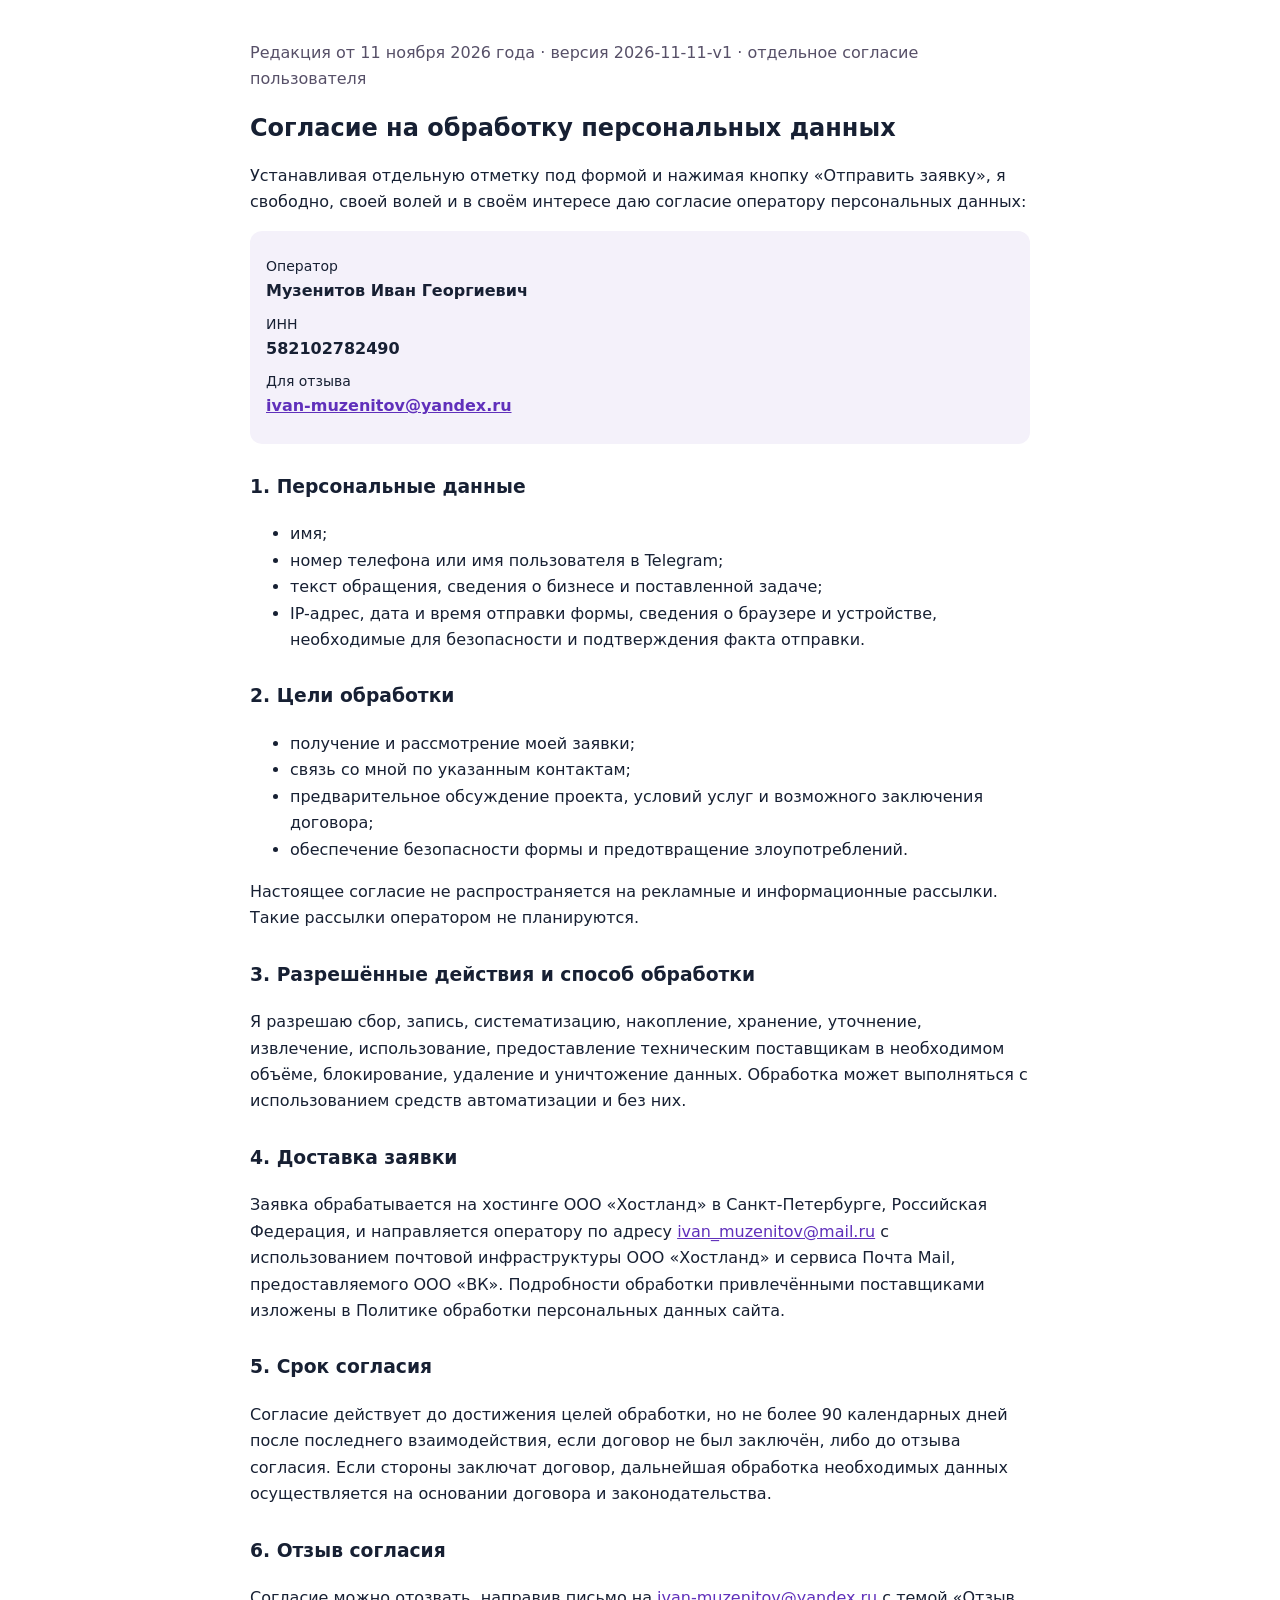
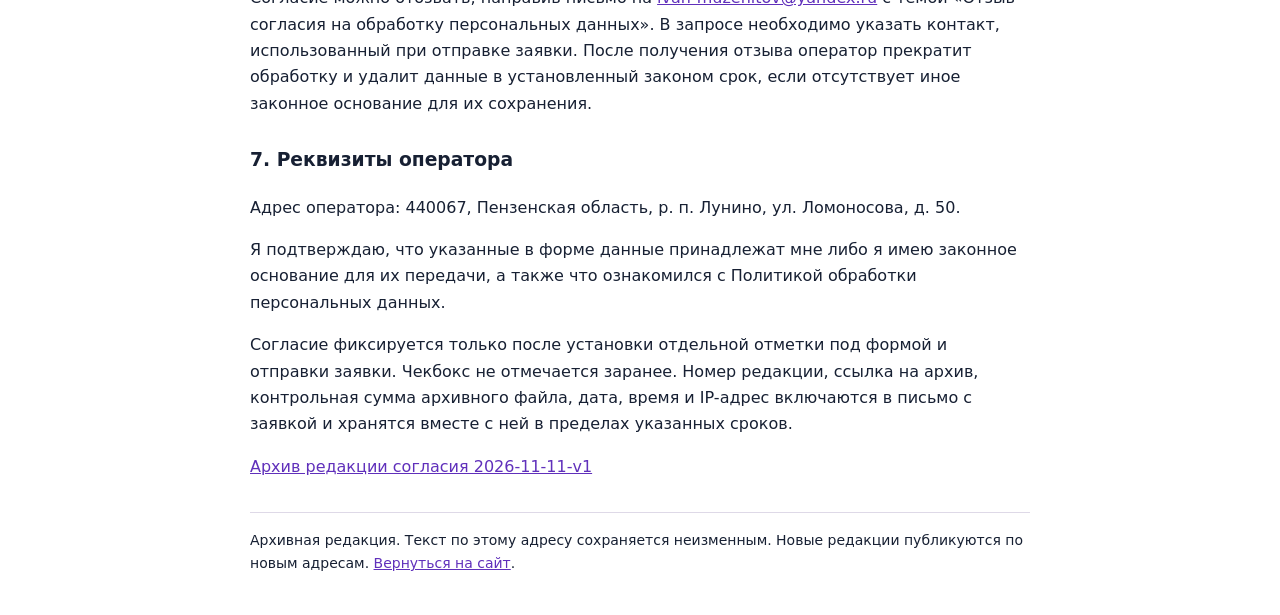
<file: legal/lead-consent-2026-11-11-v1.html>
<!doctype html>
<html lang="ru">
<head>
  <meta charset="utf-8">
  <meta name="viewport" content="width=device-width,initial-scale=1">
  <meta name="robots" content="noindex,follow">
  <title>Архив согласия 2026-11-11-v1 — Иван Музенитов</title>
  <style>body{max-width:780px;margin:40px auto;padding:0 22px;color:#172033;background:#fff;font:16px/1.65 system-ui,sans-serif}h1,h2{line-height:1.25}h3{margin-top:28px}.legal-summary{padding:16px;background:#f4f1fa;border-radius:12px}.legal-summary>div{margin:8px 0}.legal-summary span{display:block;font-size:14px}a{color:#6030bb;overflow-wrap:anywhere}.legal-draft{color:#575068}footer{border-top:1px solid #ded9e7;margin-top:32px;padding-top:16px;font-size:14px}@media print{body{margin:0;max-width:none}a{color:inherit}}</style>
</head>
<body>
<main>
<!-- consent-text:start -->
<p class="legal-draft">Редакция от 11 ноября 2026 года · версия 2026-11-11-v1 · отдельное согласие пользователя</p>
    <h2>Согласие на обработку персональных данных</h2>
    <p>Устанавливая отдельную отметку под формой и нажимая кнопку «Отправить заявку», я свободно, своей волей и в своём интересе даю согласие оператору персональных данных:</p>

    <div class="legal-summary">
      <div><span>Оператор</span><strong>Музенитов Иван Георгиевич</strong></div>
      <div><span>ИНН</span><strong>582102782490</strong></div>
      <div><span>Для отзыва</span><strong><a href="mailto:ivan-muzenitov@yandex.ru">ivan-muzenitov@yandex.ru</a></strong></div>
    </div>

    <h3>1. Персональные данные</h3>
    <ul>
      <li>имя;</li>
      <li>номер телефона или имя пользователя в Telegram;</li>
      <li>текст обращения, сведения о бизнесе и поставленной задаче;</li>
      <li>IP-адрес, дата и время отправки формы, сведения о браузере и устройстве, необходимые для безопасности и подтверждения факта отправки.</li>
    </ul>

    <h3>2. Цели обработки</h3>
    <ul>
      <li>получение и рассмотрение моей заявки;</li>
      <li>связь со мной по указанным контактам;</li>
      <li>предварительное обсуждение проекта, условий услуг и возможного заключения договора;</li>
      <li>обеспечение безопасности формы и предотвращение злоупотреблений.</li>
    </ul>
    <p>Настоящее согласие не распространяется на рекламные и информационные рассылки. Такие рассылки оператором не планируются.</p>

    <h3>3. Разрешённые действия и способ обработки</h3>
    <p>Я разрешаю сбор, запись, систематизацию, накопление, хранение, уточнение, извлечение, использование, предоставление техническим поставщикам в необходимом объёме, блокирование, удаление и уничтожение данных. Обработка может выполняться с использованием средств автоматизации и без них.</p>

    <h3>4. Доставка заявки</h3>
    <p>Заявка обрабатывается на хостинге ООО «Хостланд» в Санкт-Петербурге, Российская Федерация, и направляется оператору по адресу <a href="mailto:ivan_muzenitov@mail.ru">ivan_muzenitov@mail.ru</a> с использованием почтовой инфраструктуры ООО «Хостланд» и сервиса Почта Mail, предоставляемого ООО «ВК». Подробности обработки привлечёнными поставщиками изложены в Политике обработки персональных данных сайта.</p>

    <h3>5. Срок согласия</h3>
    <p>Согласие действует до достижения целей обработки, но не более 90 календарных дней после последнего взаимодействия, если договор не был заключён, либо до отзыва согласия. Если стороны заключат договор, дальнейшая обработка необходимых данных осуществляется на основании договора и законодательства.</p>

    <h3>6. Отзыв согласия</h3>
    <p>Согласие можно отозвать, направив письмо на <a href="mailto:ivan-muzenitov@yandex.ru">ivan-muzenitov@yandex.ru</a> с темой «Отзыв согласия на обработку персональных данных». В запросе необходимо указать контакт, использованный при отправке заявки. После получения отзыва оператор прекратит обработку и удалит данные в установленный законом срок, если отсутствует иное законное основание для их сохранения.</p>

    <h3>7. Реквизиты оператора</h3>
    <p>Адрес оператора: 440067, Пензенская область, р. п. Лунино, ул. Ломоносова, д. 50.</p>

    <p>Я подтверждаю, что указанные в форме данные принадлежат мне либо я имею законное основание для их передачи, а также что ознакомился с Политикой обработки персональных данных.</p>

    <p class="legal-note">Согласие фиксируется только после установки отдельной отметки под формой и отправки заявки. Чекбокс не отмечается заранее. Номер редакции, ссылка на архив, контрольная сумма архивного файла, дата, время и IP-адрес включаются в письмо с заявкой и хранятся вместе с ней в пределах указанных сроков.</p>
    <p><a href="https://marketolog-penza.ru/legal/lead-consent-2026-11-11-v1.html" target="_blank" rel="noopener noreferrer">Архив редакции согласия 2026-11-11-v1</a></p>
<!-- consent-text:end -->
</main>
<footer>Архивная редакция. Текст по этому адресу сохраняется неизменным. Новые редакции публикуются по новым адресам. <a href="/">Вернуться на сайт</a>.</footer>
</body>
</html>
</file>
<file: font.css>
@font-face {
  font-family: "Manrope";
  src: url("fonts/manrope-variable.ttf") format("truetype");
  font-style: normal;
  font-weight: 400 800;
  font-display: swap;
}
</file>
<file: style.css>
:root{--bg:#f5f3ef;--paper:#fff;--ink:#17151b;--muted:#6d6872;--purple:#7651f3;--purple2:#977bff;--line:#dcd7df;--radius:28px;--max:1180px}*{box-sizing:border-box}html{scroll-behavior:smooth}body{margin:0;background:var(--bg);color:var(--ink);font-family:Manrope,Arial,sans-serif}body.modal-open{overflow:hidden}a{color:inherit;text-decoration:none}button,input,textarea{font:inherit}.section{width:min(var(--max),calc(100% - 48px));margin-inline:auto}.header{width:min(var(--max),calc(100% - 48px));height:88px;margin:auto;display:grid;grid-template-columns:1fr auto 1fr;align-items:center;border-bottom:1px solid var(--line);position:relative;z-index:10}.brand{font-weight:800;letter-spacing:-.04em;font-size:18px}.brand span,.eyebrow,.accent-text{color:var(--purple)}.nav{display:flex;gap:32px;font-size:14px}.nav a:hover{color:var(--purple)}.phone{justify-self:end;font-weight:700}.menu-toggle{display:none}.hero{min-height:650px;display:grid;grid-template-columns:1.08fr .92fr;align-items:center;gap:60px;padding-block:70px 90px}.eyebrow{text-transform:uppercase;letter-spacing:.12em;font-size:12px;font-weight:800;margin:0 0 25px}.hero h1,.section-heading h2,.contact h2{font-size:clamp(44px,6vw,78px);line-height:.98;letter-spacing:-.065em;margin:0}.hero h1 span{color:var(--purple)}.hero-lead{font-size:19px;line-height:1.6;max-width:580px;color:var(--muted);margin:30px 0}.hero-actions{display:flex;align-items:center;gap:28px}.button{display:inline-flex;justify-content:center;align-items:center;border:0;border-radius:100px;padding:17px 25px;font-weight:700;cursor:pointer}.button-primary{background:var(--purple);color:#fff;box-shadow:0 12px 30px #7651f333}.button-primary:hover{background:#633ce8;transform:translateY(-1px)}.text-link{font-weight:700}.text-link span{color:var(--purple)}.hero-visual{height:460px;border-radius:42px;background:#1b1920;color:#fff;position:relative;overflow:hidden;display:grid;place-items:center;box-shadow:0 25px 70px #1b192026}.hero-visual:before{content:"";position:absolute;width:260px;height:260px;border-radius:50%;background:var(--purple);filter:blur(90px);opacity:.55;right:-40px;top:-40px}.orbit{position:absolute;border:1px solid #ffffff26;border-radius:50%}.orbit-one{width:330px;height:330px}.orbit-two{width:440px;height:440px}.visual-core{width:180px;height:180px;background:linear-gradient(145deg,#8564f8,#5f3bd8);border-radius:50%;display:flex;flex-direction:column;justify-content:center;text-align:center;z-index:2;box-shadow:0 0 0 18px #ffffff09}.visual-core span{font-size:12px;opacity:.7;text-transform:uppercase;letter-spacing:.1em}.visual-core strong{font-size:18px;margin-top:6px}.channel{position:absolute;width:58px;height:58px;border-radius:18px;background:#fff;color:#17151b;display:grid;place-items:center;font-weight:800;z-index:3}.channel-vk{left:45px;top:105px}.channel-tg{right:45px;top:125px}.channel-ya{right:90px;bottom:70px;color:#e83342}.hero-visual>p{position:absolute;bottom:22px;left:30px;color:#ffffff7a;font-size:12px;letter-spacing:.08em}.consult-strip{border-top:1px solid var(--line);padding:100px 0;display:grid;grid-template-columns:.6fr 1.25fr 1fr;gap:48px}.consult-strip h2{font-size:42px;line-height:1.08;letter-spacing:-.05em;margin:0}.consult-copy{color:var(--muted);line-height:1.7}.services{padding-block:120px}.section-heading{display:grid;grid-template-columns:1.3fr .7fr;align-items:end;gap:40px;margin-bottom:55px}.section-heading .eyebrow{grid-column:1/-1;margin-bottom:-12px}.section-heading h2{font-size:60px}.section-heading>p:last-child{color:var(--muted);line-height:1.7;margin:0}.service-grid{display:grid;gap:18px}.main-services{grid-template-columns:repeat(3,1fr)}.service-card{min-height:420px;padding:34px;border-radius:var(--radius);display:flex;flex-direction:column;position:relative;overflow:hidden}.service-card.dark{background:#1a181f;color:#fff}.service-card.purple{background:linear-gradient(145deg,#805df7,#6541dd);color:#fff}.service-card.light{background:#fff;border:1px solid var(--line)}.service-icon{width:70px;height:70px;border-radius:22px;background:#fff;color:#17151b;display:grid;place-items:center;font-size:21px;font-weight:800;margin-bottom:60px}.service-icon.vk{background:#2787f5;color:#fff}.service-icon.tg{color:#269ed9}.service-icon.ya{color:#ef3340}.number{position:absolute;right:30px;top:22px;font-size:12px;opacity:.5}.service-card h3{font-size:25px;line-height:1.2;letter-spacing:-.04em;margin:0 0 16px}.service-card>p:not(.number){font-size:14px;line-height:1.65;opacity:.72;margin:0}.details{margin-top:auto;padding:18px 0 0;background:none;border:0;border-top:1px solid currentColor;color:inherit;text-align:left;font-weight:700;display:flex;justify-content:space-between;cursor:pointer;opacity:.9}.details:hover{opacity:.6}.secondary-label{margin:60px 0 22px}.secondary-services{grid-template-columns:1.5fr 1fr}.secondary-services .service-card{min-height:360px}.accent-text{font-weight:700!important;opacity:1!important;margin-bottom:15px!important}.image-card{background:radial-gradient(circle at 80% 10%,#9a7fff 0,transparent 38%),#25222c;color:#fff}.image-card>div{margin-top:auto}.process{background:#17151b;color:#fff;border-radius:42px;margin:20px}.process-inner{padding-block:120px}.section-heading.invert>p{color:#a7a2ad}.steps{list-style:none;padding:0;margin:0;border-top:1px solid #ffffff22}.steps li{display:grid;grid-template-columns:100px 1fr;gap:20px;padding:27px 0;border-bottom:1px solid #ffffff22;max-width:780px;margin-left:auto}.steps li>span{color:var(--purple2);font-size:13px}.steps h3{margin:0 0 8px;font-size:21px}.steps p{margin:0;color:#aaa5b0;font-size:14px}.cases{padding-block:130px}.section-heading.row{grid-template-columns:1fr 1fr}.section-heading.row .eyebrow{grid-column:auto;margin-bottom:20px}.case-grid{display:grid;grid-template-columns:repeat(2,1fr);gap:18px}.case-card{height:330px;border-radius:var(--radius);padding:32px;display:flex;flex-direction:column;position:relative;transition:.25s}.case-card:hover{transform:translateY(-5px)}.case-purple{background:#7550ef;color:#fff}.case-dark{background:#1b1920;color:#fff}.case-light{background:#fff;border:1px solid var(--line)}.case-image{background:linear-gradient(135deg,#29242e,#6f4b70);color:#fff}.case-tag{align-self:flex-start;padding:7px 12px;border:1px solid currentColor;border-radius:100px;font-size:11px;opacity:.75}.case-card h3{font-size:34px;line-height:1.13;letter-spacing:-.05em;margin:auto 0 0}.case-arrow{position:absolute;right:28px;bottom:27px;font-size:28px}.contact{margin-bottom:120px;background:#fff;border:1px solid var(--line);border-radius:36px;padding:60px;display:grid;grid-template-columns:1fr .8fr;gap:70px}.contact h2{font-size:56px}.contact-copy>p:not(.eyebrow){max-width:580px;line-height:1.7;color:var(--muted)}.contact-links{display:flex;gap:25px;margin-top:45px;font-weight:700}.contact-links span{color:var(--purple)}.form{background:#f3f0f8;border-radius:24px;padding:30px;display:flex;flex-direction:column;gap:20px}.form label{font-size:12px;font-weight:700;color:var(--muted)}.form input,.form textarea{width:100%;display:block;border:0;border-bottom:1px solid #c9c1d1;background:transparent;padding:10px 0;outline:0;color:var(--ink);margin-top:5px}.form input:focus,.form textarea:focus{border-color:var(--purple)}.form small{font-size:10px;line-height:1.5;color:#8a8490}.form-status{margin:0;font-size:13px;color:var(--purple);font-weight:700}.footer{background:#17151b;color:#fff}.footer-inner{min-height:270px;padding-block:65px;display:grid;grid-template-columns:1fr 1fr 1fr;align-items:start;gap:30px}.footer-inner>p{margin:0;color:#aaa5b0;line-height:1.6}.copyright{grid-column:1/-1;border-top:1px solid #ffffff22;padding-top:25px}.modal{width:min(720px,calc(100% - 28px));max-height:85vh;border:0;border-radius:28px;padding:45px;background:#fff;color:var(--ink);box-shadow:0 30px 100px #0008}.modal::backdrop{background:#121015b8;backdrop-filter:blur(6px)}.modal-close{position:absolute;right:20px;top:14px;border:0;background:none;font-size:34px;cursor:pointer;color:#888}.modal h2{font-size:36px;line-height:1.1;letter-spacing:-.04em;margin:0 35px 20px 0}.modal h3{font-size:17px;margin-top:24px}.modal p,.modal li{color:var(--muted);line-height:1.65}.modal .button{margin-top:20px}@media(max-width:900px){.header{grid-template-columns:1fr auto}.phone{display:none}.menu-toggle{display:block;background:none;border:1px solid var(--line);border-radius:50px;padding:8px 13px}.nav{display:none;position:absolute;top:75px;right:0;background:#fff;padding:20px;border-radius:18px;box-shadow:0 15px 40px #0002;flex-direction:column}.nav.open{display:flex}.hero{grid-template-columns:1fr;padding-top:55px}.hero-visual{height:380px}.consult-strip{grid-template-columns:1fr}.main-services{grid-template-columns:1fr 1fr}.main-services .service-card:last-child{grid-column:1/-1}.section-heading,.contact{grid-template-columns:1fr}.process{margin:10px}.section-heading.row{grid-template-columns:1fr}.footer-inner{grid-template-columns:1fr 1fr}}@media(max-width:620px){.section,.header{width:min(100% - 28px,var(--max))}.header{height:72px}.hero{min-height:auto;padding-block:55px}.hero h1{font-size:48px}.hero-actions{align-items:flex-start;flex-direction:column}.hero-visual{height:330px}.orbit-one{width:260px;height:260px}.orbit-two{width:350px;height:350px}.visual-core{width:145px;height:145px}.consult-strip,.services,.cases,.process-inner{padding-block:80px}.section-heading h2,.contact h2{font-size:42px}.main-services,.secondary-services,.case-grid{grid-template-columns:1fr}.main-services .service-card:last-child{grid-column:auto}.service-card{min-height:360px}.service-icon{margin-bottom:40px}.process{border-radius:26px;margin:7px}.steps li{grid-template-columns:55px 1fr}.case-card{height:270px}.case-card h3{font-size:28px}.contact{width:calc(100% - 28px);padding:27px;margin-bottom:70px;gap:40px}.contact-links{flex-wrap:wrap}.footer-inner{grid-template-columns:1fr}.copyright{grid-column:auto}.modal{padding:35px 25px}.modal h2{font-size:29px}}
</file>
<file: reference.css>
:root{--bg:#f1f0f6;--paper:#fff;--ink:#101522;--muted:#5b6070;--purple:#7437f4;--purple2:#a477ff;--line:#e2deeb;--radius:18px;--max:1460px}
body{background:var(--bg);padding:7px}
.section{width:100%;max-width:none}
.header{width:100%;height:84px;padding:0 64px;background:#0d1421;color:#fff;border:0;border-radius:18px 18px 0 0;grid-template-columns:1fr auto 1fr}
.brand{display:flex;align-items:center;gap:13px;color:#fff;font-size:inherit;letter-spacing:0}.brand-mark{font-size:29px;line-height:1;font-weight:800;color:#9b67ff}.brand-copy{display:flex;flex-direction:column;gap:3px}.brand-copy strong{font-size:14px}.brand-copy small{font-size:9px;color:#8e95a5;font-weight:500}.nav{gap:48px;font-size:13px}.header .phone{background:linear-gradient(90deg,#6933e9,#8d48ff);padding:18px 34px;border-radius:6px;min-width:252px;text-align:center;color:#fff}.header .phone span{margin-left:25px}
.hero{height:655px;min-height:0;padding:0 64px;position:relative;display:flex;align-items:center;overflow:hidden;background:#f8f7fb url('images/hero-marketing.png') center/cover no-repeat;border-radius:0 0 16px 16px}.hero:after{content:"";position:absolute;inset:0;background:linear-gradient(90deg,#fbfaff 0%,#fbfafff2 35%,#fbfaff30 56%,transparent 72%)}.hero-copy{position:relative;z-index:2;width:54%;padding-bottom:3px}.hero .eyebrow{font-size:11px;margin:0 0 22px;color:#7440ee}.hero h1{font-size:47px;line-height:1.07;letter-spacing:-.035em;color:#111624}.hero-lead{font-size:27px;color:#151a26;margin:20px 0 26px}.experience{display:flex;align-items:center;gap:11px;font-size:14px;margin:0 0 31px}.experience span{width:9px;height:9px;border-radius:50%;background:#7f46ff;box-shadow:0 0 0 5px #7f46ff1c}.hero-consult{width:540px;min-height:130px;padding:23px 27px;background:#ffffffed;border:1px solid #fff;border-radius:12px;display:flex;gap:20px;box-shadow:0 14px 40px #20233e12;margin-bottom:27px}.consult-icon{width:48px;height:48px;border-radius:8px;background:#f2ecff;color:#7540f3;display:grid;place-items:center;font-size:25px;flex:0 0 auto}.hero-consult h2{font-size:17px;margin:0 0 7px}.hero-consult p{font-size:12px;line-height:1.55;margin:0 0 10px;color:#454a57}.hero-consult a{font-size:12px;color:#7136ef;font-weight:700}.hero .button{border-radius:6px;padding:17px 31px;min-width:405px;justify-content:space-between;font-size:13px}.results-card{position:absolute;z-index:3;right:9%;bottom:48px;width:285px;padding:26px 29px;background:#fffffff2;border-radius:14px;box-shadow:0 18px 50px #24204420}.results-card h2{font-size:16px;line-height:1.35;margin:0 0 18px}.results-card ul{list-style:none;margin:0;padding:0;display:grid;gap:13px;font-size:12px}.results-card li:before{content:"✓";display:inline-grid;place-items:center;width:14px;height:14px;margin-right:10px;border-radius:50%;background:#eee7ff;color:#7540f3;font-size:9px;font-weight:800}
@media(max-width:900px){body{padding:0}.header{padding:0 22px;border-radius:0}.brand-copy small{display:none}.header .phone{display:none}.nav{background:#101724;color:#fff}.hero{height:auto;min-height:720px;padding:70px 24px;background-position:67% center}.hero:after{background:linear-gradient(90deg,#fbfaff 0%,#fbfaffef 70%,#fbfaff80 100%)}.hero-copy{width:100%}.results-card{display:none}.hero-consult{max-width:100%}.hero h1{font-size:43px}.hero-lead{font-size:22px}.hero .button{min-width:0;width:100%}}
@media(max-width:560px){.hero h1{font-size:37px}.hero-consult{padding:18px}.hero-consult p br{display:none}.hero .eyebrow{max-width:280px;line-height:1.6}.hero{min-height:690px}}

/* Sections aligned with the approved visual reference */
.services{background:#fbfaff;padding:48px 64px 20px;border-radius:16px;margin-top:2px}.section-heading{display:block;margin:0 0 27px}.section-heading .eyebrow{margin:0 0 16px}.section-heading h2{font-size:32px;line-height:1.15;letter-spacing:-.035em;margin:0 0 12px}.section-heading>p:last-child{font-size:13px;max-width:840px;line-height:1.55}.service-grid{gap:20px}.main-services{grid-template-columns:repeat(3,1fr)}.service-card{border-radius:14px;padding:31px;min-height:322px}.service-card.dark,.service-card.purple{background:radial-gradient(circle at 86% 15%,#273048 0,transparent 38%),#0e1624;color:#fff;box-shadow:0 14px 30px #0c13201a}.service-icon{width:62px;height:62px;border-radius:15px;margin-bottom:22px;font-size:25px;box-shadow:0 8px 25px currentColor}.service-icon.tg{background:#24a9e4;color:#fff}.service-card h3{font-size:24px;line-height:1.15;margin-bottom:15px;max-width:360px}.service-card>p:not(.number){font-size:13px;line-height:1.55;max-width:390px}.service-card .number{display:none}.details{border:0;margin-top:auto;padding:18px 0 0;display:block;color:#a77bff;font-size:12px}.details span{margin-left:8px}.secondary-services{grid-template-columns:2fr 1fr;margin-top:20px}.secondary-services .service-card{min-height:290px}.secondary-services .wide{padding-left:103px;background:linear-gradient(105deg,#faf9ff 0%,#f4f0ff 60%,#ebe4ff 100%);border:1px solid #e5e0ef}.secondary-services .wide h3{font-size:23px;max-width:580px}.secondary-services .wide>p:not(.number){max-width:665px}.mini-service-icon{position:absolute;left:31px;top:35px;width:48px;height:48px;border-radius:9px;background:#7543ef;color:#fff;display:grid;place-items:center;box-shadow:0 7px 18px #7543ef66}.secondary-services .details{margin-top:4px}.paid-button{align-self:flex-start;margin-top:15px;padding:13px 24px;background:#7439f1;color:#fff;border-radius:5px;font-size:12px}.consult-decor{position:absolute;right:34px;bottom:38px;width:135px;height:105px;border-bottom:8px solid #8c68ee;border-left:8px solid #c0adf5;transform:skewY(-16deg);opacity:.33}.consult-decor:before,.consult-decor:after{content:"";position:absolute;bottom:0;width:18px;background:#8965ec}.consult-decor:before{height:55px;right:28px}.consult-decor:after{height:82px;right:2px}.image-card{background:#f8f7fb!important;color:#101522!important;border:1px solid #ded9e7}.image-card>div:not(.mini-service-icon){margin-top:auto}.image-card .mini-service-icon{position:static;margin-bottom:24px;background:#131a28}.image-card h3{font-size:25px}.image-card .details{margin-top:11px}
.process{margin:16px 0 0;background:radial-gradient(circle at 35% 0,#1a2437 0,transparent 35%),#0b1320;border-radius:16px;color:#fff}.process-inner{width:100%;padding:35px 64px 54px}.process .section-heading{margin:0 0 24px}.process .section-heading h2{display:none}.process .eyebrow{font-size:11px;color:#a77cff}.steps{display:grid;grid-template-columns:repeat(6,1fr);gap:25px;border:0;overflow:visible}.steps li{display:flex;flex-direction:column;gap:0;padding:0;border:0;max-width:none;margin:0;position:relative}.steps li:before{content:"";width:64px;height:64px;border:1px solid #6b6682;border-radius:13px;background:#171d2c;box-shadow:inset 0 0 22px #8e66f21a;margin-bottom:30px}.steps li:not(:last-child):after{content:"";position:absolute;top:32px;left:70px;width:calc(100% - 53px);border-top:1px dotted #865de7}.steps li>span{position:absolute;top:80px;left:0;width:22px;height:22px;border:1px solid #8c78ba;border-radius:50%;display:grid;place-items:center;color:#fff;font-size:10px;background:#141a29}.steps li:nth-child(1):before{content:"☏"}.steps li:nth-child(2):before{content:"⌕"}.steps li:nth-child(3):before{content:"↗"}.steps li:nth-child(4):before{content:"▥"}.steps li:nth-child(5):before{content:"▤"}.steps li:nth-child(6):before{content:"◎"}.steps li:before{display:grid;place-items:center;font-size:27px;color:#d9d2e8}.steps h3{font-size:13px;line-height:1.35;margin:22px 0 9px}.steps p{font-size:10px;line-height:1.55;color:#9299a8;max-width:180px}
.cases{background:#faf9ff;padding:39px 64px 56px;border-radius:16px;margin-top:2px}.cases .section-heading.row{display:flex;justify-content:space-between;align-items:flex-end;margin-bottom:25px}.cases .section-heading h2{font-size:31px;margin:0}.cases .eyebrow{margin-bottom:15px!important}.all-cases{color:#713af2;font-size:12px;font-weight:700;margin-bottom:5px}.case-grid{grid-template-columns:repeat(4,1fr);gap:14px}.case-card{height:190px;border-radius:13px;padding:22px;background-position:center;background-size:cover;overflow:hidden}.case-card:before{content:"";position:absolute;inset:0;background:linear-gradient(180deg,#0d122050 0,#0b1020db 100%)}.case-card>*{position:relative;z-index:1}.case-purple{background:linear-gradient(135deg,#5b4f79,#171221)}.case-dark{background:linear-gradient(135deg,#2e263f,#0a0e18)}.case-light{background:linear-gradient(135deg,#6f7277,#21252b);color:#fff;border:0}.case-image{background:linear-gradient(135deg,#2b2b34,#0a0d13)}.case-tag{font-size:9px;padding:4px 9px}.case-card h3{font-size:16px;letter-spacing:-.02em;margin:11px 0 auto}.case-metrics{display:flex;align-items:end;justify-content:space-between;border-top:1px solid #ffffff26;padding-top:12px;font-size:9px}.case-metrics strong{font-size:10px}.case-arrow{display:none}.contact{margin-top:16px}
@media(max-width:1050px){.nav{gap:22px}.header{padding:0 34px}.header .phone{min-width:auto}.services,.cases{padding-inline:34px}.process-inner{padding-inline:34px}.steps{grid-template-columns:repeat(3,1fr);row-gap:42px}.steps li:nth-child(3):after{display:none}.case-grid{grid-template-columns:repeat(2,1fr)}}
@media(max-width:900px){.services,.cases{padding:55px 24px}.main-services{grid-template-columns:1fr 1fr}.main-services .service-card:last-child{grid-column:1/-1}.secondary-services{grid-template-columns:1fr}.process-inner{padding:55px 24px}.consult-decor{display:none}}
@media(max-width:620px){.services .section-heading h2,.cases .section-heading h2{font-size:30px}.main-services,.case-grid{grid-template-columns:1fr}.main-services .service-card:last-child{grid-column:auto}.service-card{min-height:300px}.secondary-services .wide{padding:95px 24px 26px}.mini-service-icon{left:24px;top:25px}.steps{grid-template-columns:1fr 1fr}.steps li:nth-child(2):after,.steps li:nth-child(4):after{display:none}.steps li:nth-child(3):after{display:block}.cases .section-heading.row{display:block}.all-cases{display:inline-block;margin-top:15px}.case-card{height:210px}}

/* Balanced responsive layout */
html{scroll-padding-top:24px}
body{padding:18px 0;background:#efedf4;line-height:1.5}
.header,.section,.process,.footer{width:min(1420px,calc(100% - 48px));margin-left:auto;margin-right:auto}
.header{height:92px;padding-inline:48px;border-radius:18px;position:sticky;top:18px;z-index:50;box-shadow:0 14px 40px #10172814;transition:box-shadow .25s ease,transform .25s ease}
.header.scrolled{box-shadow:0 18px 48px #10172838}
.brand-copy strong{font-size:16px}.brand-copy small{font-size:10px}
.nav{font-size:14px}.header .phone{font-size:14px}
.hero{height:680px;margin-top:12px;padding-inline:56px;border-radius:20px}
.hero-copy{width:56%;max-width:720px}
.hero h1{max-width:700px;font-size:58px;line-height:1.03}
.hero-lead{max-width:600px;font-size:29px}
.experience{font-size:15px}
.hero-consult{width:min(550px,100%);padding:26px 29px}
.hero-consult h2{font-size:19px}.hero-consult p,.hero-consult a{font-size:13px}
.hero .button{min-width:440px;font-size:14px;padding:19px 32px}
.results-card{right:4%;bottom:42px;width:310px;padding:30px 32px}
.results-card h2{font-size:18px}.results-card ul{font-size:13px}
.services,.cases{margin-top:18px;padding:72px 56px 58px}
.section-heading h2{font-size:42px}.section-heading>p:last-child{font-size:15px}
.services .section-heading>p:last-child{max-width:720px}
.service-card{min-height:370px;padding:36px}
.service-card h3{font-size:28px}.service-card>p:not(.number){font-size:14px;line-height:1.65}
.service-icon{width:68px;height:68px;margin-bottom:27px}
.details{font-size:13px}
.service-card>p:not(.number){max-width:36rem}
.secondary-services .wide>p:not(.number){max-width:580px}
.process{margin-top:16px;margin-bottom:0}
.process-inner{width:100%;padding:64px 56px 70px}
.steps{gap:28px}
.steps li:before{width:72px;height:72px;font-size:30px}.steps li:not(:last-child):after{top:36px;left:80px;width:calc(100% - 60px)}
.steps li>span{top:91px}.steps h3{font-size:15px}.steps p{font-size:12px;max-width:185px}
.cases{padding-top:64px;padding-bottom:64px}
.case-card{height:235px;padding:26px}.case-card h3{font-size:19px}.case-metrics{font-size:10px}.case-metrics strong{font-size:11px}
.contact{margin-top:18px;margin-bottom:90px;padding:68px;gap:72px}
.contact h2{font-size:64px}.contact-copy>p:not(.eyebrow){font-size:17px}
.contact-copy{max-width:620px}
.contact-copy>p:not(.eyebrow){max-width:560px}
.form{max-width:520px;justify-self:end;width:100%}
.footer{border-radius:20px 20px 0 0;overflow:hidden}
.footer-inner{width:100%;padding-inline:42px}
.button,.menu-toggle,.details,.nav a,.phone{min-height:44px}
.nav a{display:inline-flex;align-items:center}
:where(a,button,input,textarea):focus-visible{outline:3px solid #a985ff;outline-offset:3px}
section[id]{scroll-margin-top:122px}
.nav a{position:relative;color:#d7dbe4}.nav a:after{content:"";position:absolute;left:0;right:0;bottom:8px;height:2px;border-radius:2px;background:#9d72ff;transform:scaleX(0);transition:transform .2s ease}.nav a:hover,.nav a.active{color:#fff}.nav a.active:after{transform:scaleX(1)}
.service-card,.case-card{transition:transform .25s ease,box-shadow .25s ease}.service-card:hover,.case-card:hover{transform:translateY(-5px);box-shadow:0 20px 48px #13172b1d}
.back-to-top{position:fixed;right:28px;bottom:28px;z-index:40;width:52px;height:52px;border:0;border-radius:50%;background:#7438f3;color:#fff;font-size:22px;box-shadow:0 12px 30px #7438f34d;cursor:pointer;opacity:0;visibility:hidden;transform:translateY(12px);transition:.25s ease}.back-to-top.visible{opacity:1;visibility:visible;transform:translateY(0)}.back-to-top:hover{background:#5f25dd;transform:translateY(-2px)}
@media(max-width:1120px){.header,.section,.process,.footer{width:min(100% - 28px,1420px)}.header{top:10px;padding-inline:28px}.nav{gap:24px}.header .phone{padding-inline:22px;min-width:220px}.hero{padding-inline:38px}.hero h1{font-size:48px}.hero-lead{font-size:24px}.hero-consult{width:490px}.results-card{right:3%;width:270px}.steps{grid-template-columns:repeat(3,1fr);row-gap:44px}.steps li:nth-child(3):after{display:none}.steps li:nth-child(4):after{display:block}.steps p{max-width:260px}}
@media(max-width:900px){body{padding:0}.header,.section,.process,.footer{width:100%}.header{top:0;border-radius:0;height:78px}.hero{min-height:680px;height:auto;margin-top:0;border-radius:0;padding:70px 28px}.hero-copy{max-width:620px}.services,.cases{margin-top:10px;padding:58px 28px}.process{margin-top:10px;border-radius:0}.process-inner{padding:58px 28px}.contact{width:calc(100% - 28px);margin-bottom:60px}.footer{border-radius:0}.footer-inner{padding-inline:28px}.back-to-top{right:18px;bottom:18px;width:48px;height:48px}section[id]{scroll-margin-top:90px}}
@media(max-width:620px){.hero{min-height:650px;padding:58px 20px}.hero h1{font-size:clamp(34px,10vw,41px)}.hero-lead{font-size:20px;line-height:1.35}.experience{font-size:12px;line-height:1.45}.hero-consult{min-height:0}.services,.cases{padding:48px 20px}.service-card{min-height:290px;padding:26px}.process-inner{padding:48px 20px}.steps{grid-template-columns:1fr;gap:34px}.steps li:not(:last-child):after{top:68px;left:31px;width:1px;height:calc(100% - 24px);border-top:0;border-left:1px dotted #865de7}.steps li{padding-left:88px;min-height:120px}.steps li:before{position:absolute;left:0;top:0}.steps li>span{top:73px;left:21px}.steps h3{margin-top:0}.steps p{max-width:100%;font-size:12px}.cases .section-heading h2{max-width:360px}.contact{padding:32px 22px;gap:36px}.contact h2{font-size:clamp(36px,11vw,48px);line-height:1.02}.form{padding:24px}.form input,.form textarea{font-size:16px}.footer-inner{padding-inline:20px}}
@media(prefers-reduced-motion:reduce){html{scroll-behavior:auto}*,*::before,*::after{animation-duration:.01ms!important;animation-iteration-count:1!important;transition-duration:.01ms!important}}

/* Collaboration process: readable card grid */
.process{background:radial-gradient(circle at 18% 0,#202a42 0,transparent 34%),radial-gradient(circle at 100% 100%,#201743 0,transparent 34%),#0b1320;border-radius:28px}
.process-inner{padding:76px 64px 70px}
.process .section-heading{display:grid;grid-template-columns:minmax(0,1.2fr) minmax(300px,.8fr);align-items:end;column-gap:64px;margin-bottom:46px}
.process .section-heading .eyebrow{grid-column:1/-1;margin:0 0 22px;color:#a77cff;font-size:13px;line-height:1.5}
.process .section-heading h2{display:block;font-size:clamp(38px,4vw,56px);line-height:1.04;letter-spacing:-.045em;margin:0;color:#fff}
.process .process-lead{margin:0 0 4px!important;max-width:500px;color:#aab1c1!important;font-size:15px!important;line-height:1.7!important}
.process .steps{display:grid;grid-template-columns:repeat(3,minmax(0,1fr));gap:18px;border:0;margin:0}
.process .steps li{display:flex;flex-direction:column;min-height:265px;max-width:none;margin:0;padding:28px;border:1px solid #ffffff18;border-radius:20px;background:linear-gradient(145deg,#171f2eeb,#111827d9);box-shadow:inset 0 1px 0 #ffffff0d;position:relative;overflow:hidden;transition:transform .25s ease,border-color .25s ease,background .25s ease}
.process .steps li:hover{transform:translateY(-4px);border-color:#9c73ff70;background:linear-gradient(145deg,#1c2638,#151c2c)}
.process .steps li:not(:last-child):after{display:none!important}
.process .steps li:before{position:static;width:58px;height:58px;margin:0 0 34px;border:1px solid #9c84cb65;border-radius:16px;background:#24263b;color:#dcd4f1;font-size:25px;box-shadow:inset 0 0 20px #8f68ef1f}
.process .steps li>span{position:absolute;top:29px;right:28px;left:auto;width:auto;height:auto;border:0;border-radius:0;background:transparent;color:#9f85dd;font-size:13px;font-weight:800;letter-spacing:.08em}
.process .steps li>div{display:flex;flex:1;flex-direction:column}
.process .steps h3{margin:auto 0 13px;font-size:22px;line-height:1.25;letter-spacing:-.025em;color:#fff}
.process .steps p{max-width:360px;margin:0;color:#a8afbd;font-size:14px;line-height:1.65}
.process .steps li:first-child{border-color:#8b64ea55;background:linear-gradient(145deg,#201d38,#141a2b)}
.process .steps li:last-child{border-color:#8d62f2;background:linear-gradient(145deg,#7541e7,#5729bc);box-shadow:0 20px 55px #6c35da2e}
.process .steps li:last-child:before{background:#ffffff18;border-color:#ffffff4d;color:#fff}
.process .steps li:last-child>span,.process .steps li:last-child p{color:#eee9ff}
@media(max-width:1100px){.process-inner{padding:66px 46px}.process .section-heading{grid-template-columns:1fr;gap:22px}.process .process-lead{max-width:680px}.process .steps{grid-template-columns:repeat(2,minmax(0,1fr))}}
@media(max-width:700px){.process{border-radius:0}.process-inner{padding:54px 20px}.process .section-heading{margin-bottom:34px}.process .section-heading .eyebrow{font-size:12px}.process .section-heading h2{font-size:38px}.process .process-lead{font-size:14px!important}.process .steps{grid-template-columns:1fr;gap:14px}.process .steps li{min-height:240px;padding:24px}.process .steps li:before{position:static;margin-bottom:28px}.process .steps li>span{top:25px;right:24px}.process .steps h3{font-size:21px}.process .steps p{max-width:100%;font-size:14px}}

/* Contact: high-contrast consultation panel */
.contact{position:relative;isolation:isolate;overflow:hidden;display:grid;grid-template-columns:minmax(0,1.05fr) minmax(420px,.8fr);gap:72px;margin-top:18px;margin-bottom:24px;padding:72px;border:1px solid #ddd8e8;border-radius:28px;background:radial-gradient(circle at 4% 0,#eee7ff 0,transparent 29%),radial-gradient(circle at 70% 120%,#e2d7ff 0,transparent 34%),#fbfaff;color:#121625;box-shadow:0 24px 70px #17132b12}
.contact:before{content:"";position:absolute;z-index:-1;right:30%;top:-189px;width:360px;height:360px;border:1px solid #7b4be712;border-radius:50%;box-shadow:0 0 0 70px #7b4be709,0 0 0 140px #7b4be705}
.contact-copy{position:relative;z-index:1;align-self:center;max-width:680px}
.contact .eyebrow{margin-bottom:24px;color:#7540ef;font-size:15px;line-height:1.5}
.contact h2{max-width:700px;margin:0;font-size:clamp(44px,4.7vw,66px);line-height:1.02;letter-spacing:-.055em;color:#121625}
.contact .contact-intro{max-width:620px;margin:28px 0 32px;color:#626777;font-size:17px;line-height:1.7}
.contact-benefits{display:grid;grid-template-columns:repeat(2,minmax(0,1fr));gap:12px;margin:0;padding:0;list-style:none}
.contact-benefits li{display:flex;align-items:center;min-height:68px;padding:13px 16px;border:1px solid #dfd8ef;border-radius:14px;background:#ffffffc9;color:#242838;font-size:14px;line-height:1.4;box-shadow:0 8px 22px #3f2a6810}
.contact-benefits li span{display:grid;place-items:center;flex:0 0 auto;width:33px;height:33px;margin-right:12px;border-radius:10px;background:#eee7ff;color:#7440e8;font-size:10px;font-weight:800}
.contact-direct{margin:34px 0 12px;color:#777181;font-size:13px;font-weight:700;letter-spacing:.02em}
.contact-links{display:flex;flex-wrap:wrap;gap:11px;margin-top:0}
.contact-links a{display:inline-flex;align-items:center;justify-content:center;min-height:52px;padding:0 21px;border:1px solid #d8ceec;border-radius:14px;background:#fff;color:#332f3d;font-size:15px;font-weight:800;box-shadow:0 9px 24px #3f2a6812;transition:transform .2s ease,border-color .2s ease,box-shadow .2s ease}
.contact-links .contact-phone{border-color:#7540ef;background:linear-gradient(135deg,#7f49f3,#6730df);color:#fff;box-shadow:0 12px 27px #7540ef33}
.contact-links .contact-messenger{min-width:108px;color:#7540ef}.contact-links a:hover{transform:translateY(-2px);border-color:#8e5cf3;box-shadow:0 13px 30px #613aa120}
.contact .form{position:relative;z-index:2;align-self:center;justify-self:stretch;width:100%;max-width:560px;padding:38px;border:1px solid #e0daeb;background:#fff;border-radius:24px;box-shadow:0 25px 70px #37235622;color:#121625;gap:20px}
.form-heading{margin-bottom:3px}.form-heading h3{margin:0 0 8px;font-size:30px;line-height:1.15;letter-spacing:-.035em}.form-heading p{max-width:430px;margin:0;color:#6d7180;font-size:14px;line-height:1.55}
.contact .form label{color:#252938;font-size:14px;font-weight:700}
.contact .form input,.contact .form textarea{width:100%;margin-top:8px;padding:15px 16px;border:1px solid #ded9e8;border-radius:12px;background:#f7f5fa;color:#171a24;font-size:16px;line-height:1.45;transition:border-color .2s ease,box-shadow .2s ease,background .2s ease}
.contact .form textarea{min-height:122px;resize:vertical}
.contact .form input::placeholder,.contact .form textarea::placeholder{color:#94909c}
.contact .form input:focus,.contact .form textarea:focus{border-color:#8a55f4;background:#fff;box-shadow:0 0 0 4px #8a55f414;outline:0}
.contact .form .button{position:relative;width:100%;min-height:56px;padding-inline:54px;border-radius:12px;justify-content:center;text-align:center;font-size:15px;box-shadow:0 14px 32px #7438f33d}
.contact .form .button span{position:absolute;right:22px;top:50%;transform:translateY(-52%)}

/* Hero: alternative editorial glass layout */
.hero{position:relative;isolation:isolate;display:block;height:auto;min-height:720px;margin-top:12px;padding:34px;border:1px solid #d8d2e3;border-radius:28px;background:#f4f1f7 url('images/hero-unified-workspace-v1.jpg') 60% center/cover no-repeat;overflow:hidden}
.hero:before{content:"";position:absolute;z-index:0;inset:0;background:linear-gradient(90deg,rgba(245,241,251,.56) 0%,rgba(245,241,251,.24) 52%,rgba(14,18,30,.08) 100%);pointer-events:none}
.hero:after{content:"";position:absolute;z-index:0;inset:0;display:block;background:radial-gradient(circle at 22% 18%,rgba(140,84,255,.14),transparent 30%),linear-gradient(180deg,rgba(255,255,255,.02) 52%,rgba(36,20,62,.16) 100%);pointer-events:none}
.hero-copy{position:relative;z-index:2;display:flex;flex-direction:column;justify-content:center;width:min(59%,720px);min-height:650px;padding:40px 42px;border:1px solid rgba(255,255,255,.88);border-radius:25px;background:linear-gradient(145deg,rgba(255,255,255,.91),rgba(249,247,253,.78));box-shadow:0 28px 75px rgba(31,22,48,.17),inset 0 1px 0 #fff;backdrop-filter:blur(20px)}
.hero-copy:before{content:"";position:absolute;top:38px;bottom:38px;left:0;width:4px;border-radius:0 8px 8px 0;background:linear-gradient(180deg,#9d6bff,#6630e3 70%,transparent)}
.hero .eyebrow{display:inline-flex;align-items:center;align-self:flex-start;min-height:34px;margin:0 0 24px;padding:0 13px;border:1px solid #ded4f2;border-radius:999px;background:#f3eeff;color:#7240e7;font-size:11px;line-height:1.4;box-shadow:0 7px 20px #68459b0d}
.hero h1{max-width:650px;margin:0;color:#111625;font-size:clamp(49px,4.25vw,64px);line-height:1.02;letter-spacing:-.058em}
.hero-lead{max-width:610px;margin:21px 0 22px;color:#3f4350;font-size:24px;line-height:1.35;letter-spacing:-.026em}
.experience{display:inline-flex;align-items:center;align-self:flex-start;gap:11px;min-height:40px;margin:0;padding:0 14px;border:1px solid #ded7e9;border-radius:12px;background:#fff;color:#444856;font-size:13px;font-weight:650;box-shadow:0 8px 22px #4630690c}
.experience span{width:8px;height:8px;border-radius:50%;background:#8050f5;box-shadow:0 0 0 5px #8050f51a}
.hero-actions{display:flex;flex-wrap:wrap;align-items:center;gap:11px;margin-top:23px}
.hero .hero-actions .button{width:auto;min-width:0;min-height:56px;margin:0;padding:0 23px;border-radius:13px;font-size:13px;transition:transform .2s ease,box-shadow .2s ease,border-color .2s ease}
.hero .hero-actions .button-primary{min-width:345px;justify-content:space-between;background:linear-gradient(135deg,#8b55fb 0%,#6a31e5 68%,#5821d1 100%);box-shadow:0 15px 34px #7540ef42}
.hero .hero-actions .button-primary:hover{transform:translateY(-2px);box-shadow:0 20px 42px #7540ef55}
.hero-secondary{border:1px solid #d9d0e8;background:#fff;color:#302c39;box-shadow:0 9px 24px #3223430d}
.hero-secondary:hover{transform:translateY(-2px);border-color:#9870ef;box-shadow:0 14px 28px #54367a16}
.hero-consult{display:flex;align-items:center;gap:15px;width:100%;max-width:100%;min-height:0;margin:19px 0 0;padding:17px 19px;border:1px solid #e1daec;border-radius:15px;background:rgba(248,246,252,.9);box-shadow:none}
.hero-consult .consult-icon{width:44px;height:44px;border-radius:12px;background:linear-gradient(145deg,#f1ebff,#e9ddff);color:#7540ef;font-size:20px;box-shadow:inset 0 0 0 1px #fff}
.hero-consult h2{margin:0 0 3px;color:#171b29;font-size:16px;line-height:1.3}
.hero-consult p{max-width:470px;margin:0 0 5px;color:#6a6e7b;font-size:12px;line-height:1.45}
.hero-consult a{color:#7140e5;font-size:12px;font-weight:800}
.hero-media{position:absolute;z-index:1;inset:0;min-width:0;min-height:0;border:0;border-radius:0;background:none;overflow:visible;box-shadow:none;pointer-events:none}
.hero-media:before,.hero-media:after,.hero-media>img{display:none}
.hero-channel-label{position:absolute;z-index:2;left:24px;top:24px;padding:11px 15px;border:1px solid #e1d9ee;border-radius:12px;background:#fffffff0;color:#6540ba;font-size:11px;font-weight:800;letter-spacing:.04em;box-shadow:0 9px 25px #2d204515;backdrop-filter:blur(12px)}
.hero .results-card{position:absolute;z-index:3;right:31px;bottom:31px;left:auto;width:min(405px,calc(100% - 62px));padding:24px;border:1px solid rgba(185,151,255,.28);border-radius:20px;background:linear-gradient(145deg,rgba(20,25,39,.94),rgba(13,17,29,.86));color:#fff;box-shadow:0 25px 60px rgba(13,10,22,.38),inset 0 1px 0 rgba(255,255,255,.08);backdrop-filter:blur(20px);transform:none}
.hero .results-label{margin:0 0 9px;color:#b895ff;font-size:11px;font-weight:800;letter-spacing:.12em;text-transform:uppercase}
.hero .results-card h2{max-width:390px;margin:0 0 17px;color:#fff;font-size:20px;line-height:1.3;letter-spacing:-.025em}
.hero .results-card ul{display:grid;grid-template-columns:repeat(2,minmax(0,1fr));gap:11px 16px;margin:0;padding:15px 0 0;border-top:1px solid rgba(255,255,255,.12);list-style:none;color:#c9ccd5;font-size:12px}
.hero .results-card li{display:flex;align-items:center}
.hero .results-card li:before{content:"✓";display:inline-grid;place-items:center;flex:0 0 auto;width:18px;height:18px;margin-right:8px;border-radius:7px;background:#8b55fa;color:#fff;font-size:10px;font-weight:800;box-shadow:0 5px 14px #7438f34d}
@media(max-width:1120px){.hero{padding:28px;background-position:66% center}.hero-copy{width:min(64%,680px);min-height:640px;padding:36px}.hero h1{font-size:49px}.hero-lead{font-size:22px}.hero .hero-actions .button-primary{min-width:310px}.hero .results-card{right:24px;bottom:24px;width:340px}}
@media(max-width:900px){.hero{display:flex;flex-direction:column;width:100%;min-height:0;margin-top:0;padding:38px 28px;border-width:0 0 1px;border-radius:0;background-position:72% center}.hero:before{background:linear-gradient(90deg,rgba(245,241,251,.86),rgba(245,241,251,.56))}.hero-copy{width:100%;max-width:760px;min-height:0;padding:36px}.hero h1{font-size:clamp(44px,8vw,58px)}.hero-media{position:relative;z-index:2;inset:auto;width:100%;margin-top:22px;pointer-events:auto}.hero .results-card{position:relative;right:auto;bottom:auto;left:auto;display:block;width:min(480px,100%);transform:none}}
@media(max-width:620px){.hero{padding:22px 16px 28px;background-position:76% center}.hero:before{background:rgba(244,240,249,.76)}.hero-copy{padding:27px 20px;border-radius:21px}.hero-copy:before{top:24px;bottom:24px}.hero .eyebrow{margin-bottom:19px;font-size:10px}.hero h1{font-size:clamp(37px,11vw,46px)}.hero-lead{margin:18px 0;font-size:19px}.experience{min-height:0;padding:10px 12px;font-size:12px;line-height:1.4}.hero-actions{display:grid;grid-template-columns:1fr;width:100%;margin-top:20px}.hero .hero-actions .button,.hero .hero-actions .button-primary{width:100%;min-width:0}.hero-consult{align-items:flex-start;padding:15px}.hero-consult p{font-size:11px}.hero-media{margin-top:18px}.hero .results-card{width:100%;padding:20px}.hero .results-card h2{font-size:19px}.hero .results-card ul{grid-template-columns:1fr;gap:9px}}

/* Header: compact navigation bar aligned with the current visual system */
.header{grid-template-columns:minmax(270px,1fr) auto minmax(270px,1fr);height:88px;padding:0 15px 0 20px;border:1px solid #ffffff0c;border-radius:22px;background:radial-gradient(circle at 12% -60%,#27314a 0,transparent 34%),linear-gradient(135deg,#0c1422 0%,#0a111d 100%);box-shadow:0 18px 46px #10172824;transition:box-shadow .25s ease,transform .25s ease}
.header.scrolled{box-shadow:0 22px 58px #10172842}
.header .brand{gap:13px;justify-self:start}
.header .brand-mark{display:grid;place-items:center;width:48px;height:48px;border:1px solid #a77cff42;border-radius:15px;background:linear-gradient(145deg,#8450f4,#6730df);color:#fff;font-size:23px;box-shadow:0 10px 26px #7540ef3d}
.header .brand-copy{gap:2px}
.header .brand-copy strong{color:#a77cff;font-size:17px;line-height:1.25;letter-spacing:-.02em}
.header .brand-copy small{color:#929aaa;font-size:10.5px;line-height:1.35}
.header .nav{display:flex;align-items:center;gap:4px;padding:5px;border:1px solid #ffffff0c;border-radius:15px;background:#ffffff07}
.header .nav a{position:relative;min-height:46px;padding:0 18px;border-radius:11px;color:#cbd1dc;font-size:14px;font-weight:600;transition:color .2s ease,background .2s ease,box-shadow .2s ease}
.header .nav a:after{display:none}
.header .nav a:hover{background:#ffffff09;color:#fff}
.header .nav a.active{background:#ffffff0e;color:#fff;box-shadow:inset 0 0 0 1px #a77cff2b}
.header .phone{display:grid;grid-template-columns:34px 1fr 34px;align-items:center;justify-self:end;gap:10px;min-width:270px;min-height:58px;padding:0 10px;border:1px solid #a77cff4f;border-radius:14px;background:linear-gradient(135deg,#824af3 0%,#6d32e7 65%,#5b24d5 100%);color:#fff;font-size:14px;font-weight:800;box-shadow:0 14px 30px #6931e33d;transition:transform .2s ease,box-shadow .2s ease}
.header .phone .phone-icon,.header .phone .phone-arrow{display:grid;place-items:center;width:34px;height:34px;margin:0;border-radius:10px;background:#ffffff18;font-size:16px;transition:transform .2s ease,background .2s ease}
.header .phone .phone-number{text-align:center;white-space:nowrap}
.header .phone:hover{transform:translateY(-2px);box-shadow:0 18px 38px #6931e352}
.header .phone:hover .phone-icon{background:#ffffff24}.header .phone:hover .phone-arrow{background:#ffffff24;transform:translateX(2px)}
.header .menu-toggle{border:1px solid #ffffff20;background:#ffffff0b;color:#fff;font-weight:700}
@media(max-width:1180px){.header{grid-template-columns:minmax(220px,1fr) auto minmax(220px,1fr);padding-left:16px}.header .brand-mark{width:44px;height:44px}.header .brand-copy strong{font-size:16px}.header .brand-copy small{display:none}.header .nav a{padding-inline:13px}.header .phone{min-width:248px;padding-inline:8px}}
@media(max-width:900px){.header{grid-template-columns:1fr auto;width:100%;height:78px;padding:0 18px;border-width:0 0 1px;border-radius:0;top:0}.header .brand-mark{width:42px;height:42px;border-radius:13px}.header .menu-toggle{display:inline-flex;align-items:center;justify-content:center;min-height:44px;padding:0 16px;border-radius:12px}.header .phone{display:none}.header .nav{display:none;position:absolute;top:calc(100% + 9px);right:16px;left:16px;flex-direction:column;align-items:stretch;gap:4px;padding:9px;border:1px solid #ffffff12;border-radius:17px;background:#0d1523f5;box-shadow:0 20px 50px #080c15a3;backdrop-filter:blur(18px)}.header .nav.open{display:flex}.header .nav a{justify-content:flex-start;width:100%;padding-inline:17px}}
@media(max-width:520px){.header .brand-copy strong{font-size:15px}.header .brand-mark{width:40px;height:40px}.header .menu-toggle{font-size:13px}}
.contact .form small{color:#85818d;font-size:11px;line-height:1.55}
.contact .form-status{min-height:0;color:#6733d6;font-size:13px}.contact .form-status.success{color:#18794e}.contact .form-status.error{color:#b42318}.contact .form .button:disabled{cursor:wait;opacity:.7;transform:none}.contact .form .form-hint{display:block;margin-top:7px;color:#7d7886;font-size:11px;font-weight:500;line-height:1.45}.form-honeypot{position:absolute!important;left:-10000px!important;width:1px!important;height:1px!important;overflow:hidden!important}
@media(max-width:1080px){.contact{grid-template-columns:1fr;gap:44px;padding:60px}.contact-copy{max-width:820px}.contact .form{max-width:720px;justify-self:start}.contact-benefits{max-width:760px}}
@media(max-width:700px){.contact{width:calc(100% - 24px);gap:34px;margin-top:12px;margin-bottom:12px;padding:42px 22px;border-radius:22px}.contact:before{display:none}.contact .eyebrow{font-size:13px}.contact h2{font-size:40px}.contact .contact-intro{margin:22px 0 26px;font-size:16px}.contact-benefits{grid-template-columns:1fr;gap:9px}.contact-benefits li{min-height:62px;font-size:14px}.contact-direct{margin-top:28px}.contact-links a{min-height:50px;padding-inline:17px;font-size:14px}.contact-links .contact-messenger{min-width:auto}.contact .form{padding:26px 20px;border-radius:18px;gap:18px}.form-heading h3{font-size:27px}.form-heading p{font-size:14px}.contact .form label{font-size:14px}.contact .form input,.contact .form textarea{font-size:16px}.contact .form small{font-size:11px}}

/* Cases: spacious two-column project cards */
.cases{position:relative;isolation:isolate;overflow:hidden;margin-top:18px;padding:76px 64px 68px;border:1px solid #ded9e8;border-radius:28px;background:radial-gradient(circle at 100% 0,#eee8ff 0,transparent 28%),#fbfaff}
.cases:after{content:"";position:absolute;z-index:-1;right:30%;bottom:-171px;width:360px;height:360px;border:1px solid #7b4be712;border-radius:50%;box-shadow:0 0 0 70px #7b4be709,0 0 0 140px #7b4be705;pointer-events:none}
.cases .section-heading,.cases .case-grid{position:relative;z-index:1}
.cases .section-heading.row{display:grid;grid-template-columns:minmax(0,1fr) auto;align-items:end;gap:48px;margin-bottom:42px}
.cases .section-heading.row>div{max-width:800px}
.cases .eyebrow{margin:0 0 20px!important;color:#7540ef;font-size:15px;line-height:1.5}
.cases .section-heading h2{margin:0;font-size:clamp(42px,4.6vw,62px);line-height:1.03;letter-spacing:-.05em;color:#121625}
.cases-lead{max-width:650px;margin:24px 0 0!important;color:#686c79!important;font-size:16px!important;line-height:1.7!important}
.all-cases{display:inline-flex;align-items:center;gap:18px;min-height:52px;margin:0;padding:0 20px;border:1px solid #d9d1ea;border-radius:14px;background:#fff;color:#6f37e5;font-size:14px;font-weight:800;box-shadow:0 9px 24px #3f2a6810;transition:transform .2s ease,border-color .2s ease}.all-cases:hover{transform:translateY(-2px);border-color:#9b70f4}.all-cases span{font-size:19px}
.case-count{cursor:default;border-color:#202b3b;background:linear-gradient(135deg,#182234,#0d1522);color:#f3f5fa;box-shadow:0 12px 28px #11182722}.case-count:hover{transform:none;border-color:#202b3b}.case-count span{color:#9a6cff;font-size:10px;text-shadow:0 0 10px #8754ff}
.cases .case-grid{display:grid;grid-template-columns:repeat(2,minmax(0,1fr));gap:18px}
.cases .case-card{position:relative;display:flex;flex-direction:column;width:100%;height:345px;padding:32px;border:1px solid #ffffff14;border-radius:22px;overflow:hidden;color:#fff;text-align:left;font:inherit;cursor:pointer;box-shadow:0 18px 42px #1316291b}
.cases .case-card:before{content:"";position:absolute;inset:0;background:radial-gradient(circle at 90% 10%,#9b70ff2e 0,transparent 36%),linear-gradient(135deg,#182131,#0d1421);transition:transform .35s ease}
.cases .case-card:after{content:"";position:absolute;right:-70px;top:-70px;width:190px;height:190px;border:1px solid #ffffff10;border-radius:50%;box-shadow:0 0 0 34px #ffffff05,0 0 0 68px #ffffff03}
.cases .case-card:hover:before{transform:scale(1.025)}
.cases .case-card>*{position:relative;z-index:1}
.cases .case-purple:before{background:radial-gradient(circle at 85% 15%,#b69aff33 0,transparent 35%),linear-gradient(135deg,#35255b,#161526)}
.cases .case-rbl-cover:before{background:linear-gradient(105deg,rgba(18,12,18,.93) 0%,rgba(36,19,27,.82) 48%,rgba(75,24,40,.56) 100%),url('images/case-rbl-generated-cover.webp') center/cover no-repeat}
.cases .case-dark:before{background:radial-gradient(circle at 85% 15%,#5e76a92b 0,transparent 37%),linear-gradient(135deg,#1c2637,#0c1320)}
.cases .case-light{color:#fff;border:1px solid #ffffff14}.cases .case-light:before{background:radial-gradient(circle at 82% 12%,#aa8fe32b 0,transparent 38%),linear-gradient(135deg,#393747,#171925)}
.cases .case-experience-cover:before{background:linear-gradient(135deg,rgba(20,16,35,.82) 0%,rgba(34,24,56,.66) 58%,rgba(14,16,26,.8) 100%),url('images/case-experience-cover-v1.webp') center/cover no-repeat}
.cases .case-construction-cover:before{background:linear-gradient(135deg,rgba(12,20,33,.84) 0%,rgba(17,28,44,.69) 58%,rgba(9,15,25,.82) 100%),url('images/case-construction-cover-v1.webp') center/cover no-repeat}
.cases .case-kitchen-cover:before{background:linear-gradient(135deg,rgba(16,20,32,.84) 0%,rgba(37,30,51,.72) 58%,rgba(13,17,27,.82) 100%),url('images/case-kitchen-cover-v1.webp') center/cover no-repeat}
.cases .case-image:before{background:radial-gradient(circle at 82% 12%,#b45f8c2b 0,transparent 38%),linear-gradient(135deg,#35263b,#12151f)}
.cases .case-seafood-cover:before{background:linear-gradient(135deg,rgba(27,17,31,.84) 0%,rgba(47,26,43,.7) 58%,rgba(16,16,25,.82) 100%),url('images/case-seafood-cover-v1.webp') center/cover no-repeat}
.case-index{position:absolute!important;right:30px;top:27px;color:#ffffff55;font-size:14px;font-weight:800;letter-spacing:.08em}
.cases .case-tag{align-self:flex-start;padding:7px 12px;border:1px solid #ffffff3b;border-radius:100px;background:#ffffff0b;font-size:11px;font-weight:700}
.case-body{margin-top:auto;max-width:520px}.cases .case-card h3{margin:0 0 13px;font-size:30px;line-height:1.12;letter-spacing:-.035em}.case-body p{max-width:470px;margin:0;color:#bbc1cc;font-size:14px;line-height:1.6}
.cases .case-metrics{display:flex;align-items:center;justify-content:space-between;margin-top:26px;padding-top:17px;border-top:1px solid #ffffff20;font-size:12px}.cases .case-metrics>span{color:#9da5b4}.cases .case-metrics strong{display:flex;align-items:center;gap:9px;color:#fff;font-size:13px}.cases .case-metrics b{display:grid;place-items:center;width:28px;height:28px;border-radius:50%;background:#ffffff12;font-size:13px}
@media(max-width:900px){.cases{padding:60px 32px}.cases .section-heading.row{grid-template-columns:1fr;gap:25px}.all-cases{justify-self:start}.cases .case-card{height:330px}.cases .case-card h3{font-size:27px}}
@media(max-width:700px){.cases{width:calc(100% - 24px);padding:48px 20px;border-radius:22px}.cases:after{display:none}.cases .eyebrow{font-size:13px}.cases .section-heading h2{font-size:40px}.cases-lead{font-size:15px!important}.cases .case-grid{grid-template-columns:1fr;gap:14px}.cases .case-card{height:320px;padding:25px;border-radius:18px}.cases .case-card h3{font-size:26px}.case-body p{font-size:14px}.case-index{right:24px;top:24px}}

/* Detailed case dialog */
.case-modal{width:min(1060px,calc(100% - 28px));max-height:92vh;padding:0;overflow:auto;border-radius:28px;background:#f9f8fc}
.case-modal .case-modal-close{z-index:5;right:22px;top:17px;width:44px;height:44px;border-radius:50%;background:#ffffff14;color:#fff;font-size:28px;line-height:1;transition:background .2s ease}.case-modal .case-modal-close:hover{background:#ffffff24}
.case-modal-hero{position:relative;overflow:hidden;padding:54px 56px 42px;background:radial-gradient(circle at 90% 5%,#9064f54a 0,transparent 34%),linear-gradient(145deg,#1b273a,#0b1320 72%);color:#fff}
.case-modal-hero:after{content:"";position:absolute;right:-80px;top:-90px;width:260px;height:260px;border:1px solid #ffffff14;border-radius:50%;box-shadow:0 0 0 48px #ffffff08,0 0 0 96px #ffffff04;pointer-events:none}
.case-modal-kicker{position:relative;z-index:1;margin:0 0 25px!important;color:#ae8cff!important;font-size:12px!important;font-weight:800;letter-spacing:.13em;text-transform:uppercase}
.case-modal-heading{position:relative;z-index:1;display:grid;grid-template-columns:minmax(0,1fr) auto;align-items:end;gap:45px}.case-modal-heading>div{max-width:720px}.case-modal h2{margin:0 0 18px;color:#fff;font-size:clamp(38px,5vw,62px);line-height:1.02;letter-spacing:-.052em}.case-modal-heading p{max-width:650px;margin:0;color:#b9c2d1;font-size:16px;line-height:1.65}
.case-agency-note{display:inline-flex;margin-top:16px;padding:7px 10px;border:1px solid #ffffff16;border-radius:100px;background:#ffffff0a;color:#aeb8c8;font-size:10px;font-weight:700;letter-spacing:.04em}
.case-period{display:grid;gap:6px;min-width:150px;padding:18px 20px;border:1px solid #ffffff18;border-radius:16px;background:#ffffff0b;font-size:20px;font-weight:800}.case-period small{color:#9ca7b8;font-size:10px;font-weight:800;letter-spacing:.1em;text-transform:uppercase}
.case-result-strip{position:relative;z-index:1;display:grid;grid-template-columns:repeat(3,minmax(0,1fr));gap:12px;margin-top:38px}.case-result-strip>div{display:grid;gap:5px;padding:20px 22px;border:1px solid #ffffff12;border-radius:16px;background:#ffffff0a}.case-result-strip strong{font-size:27px;letter-spacing:-.035em}.case-result-strip span{color:#9da8b9;font-size:12px}
.case-modal-content{padding:46px 56px 50px}.case-story-grid{display:grid;grid-template-columns:repeat(2,minmax(0,1fr));gap:42px;padding-bottom:42px}.case-story-grid>div{padding-right:20px}.case-content-label{margin:0 0 12px!important;color:#7540ef!important;font-size:11px!important;font-weight:800;letter-spacing:.12em;text-transform:uppercase}.case-modal-content h3{margin:0 0 14px;color:#171b28;font-size:24px;line-height:1.25;letter-spacing:-.03em}.case-modal-content p{margin:0;color:#686d7a;font-size:15px;line-height:1.75}
.case-numbers{display:grid;grid-template-columns:repeat(3,minmax(0,1fr));gap:12px;padding:22px;border:1px solid #e1dbea;border-radius:22px;background:#fff;box-shadow:0 16px 40px #24203a0a}.case-numbers>div{display:grid;gap:8px;min-height:108px;padding:18px;border-radius:15px;background:#f5f3f9}.case-numbers span{color:#7e8290;font-size:12px}.case-numbers strong{align-self:end;color:#171b28;font-size:25px;letter-spacing:-.035em}.case-numbers .case-numbers-accent{background:linear-gradient(135deg,#8050f4,#6430dc)}.case-numbers-accent span{color:#ded2ff}.case-numbers-accent strong{color:#fff}
.case-proof{margin-top:42px}.case-proof-heading{display:grid;grid-template-columns:minmax(0,1fr) minmax(280px,.8fr);align-items:end;gap:38px;margin-bottom:22px}.case-proof-heading h3{margin-bottom:0;font-size:28px}.case-proof-heading>p{max-width:440px;font-size:14px;line-height:1.65}.case-proof-grid{display:grid;grid-template-columns:repeat(2,minmax(0,1fr));gap:15px}.case-proof-card{margin:0;overflow:hidden;border:1px solid #ded9e8;border-radius:18px;background:#fff;box-shadow:0 15px 35px #24203a0c}.case-proof-card img{display:block;width:100%;height:auto;background:#f0eef4}.case-proof-card figcaption{display:flex;align-items:center;justify-content:space-between;gap:16px;min-height:62px;padding:14px 17px;color:#555a67;font-size:12px;font-weight:700;line-height:1.4}.case-proof-card figcaption span{flex:0 0 auto;color:#7540ef;font-size:10px;font-weight:800;letter-spacing:.09em;text-transform:uppercase}.case-proof-wide{grid-column:1/-1}
.case-timeline{margin:4px 0 34px;padding:30px;border:1px solid #e1dbea;border-radius:22px;background:#fff}.case-timeline-heading{max-width:680px;margin-bottom:24px}.case-timeline-heading h3{margin-bottom:0;font-size:27px}.case-timeline ol{display:grid;grid-template-columns:repeat(2,minmax(0,1fr));gap:12px;margin:0;padding:0;list-style:none}.case-timeline li{display:grid;grid-template-columns:auto 1fr;column-gap:13px;padding:20px;border-radius:16px;background:#f5f3f9}.case-timeline li>span{grid-row:1/3;display:grid;place-items:center;width:34px;height:34px;border-radius:11px;background:#ebe3ff;color:#7440e8;font-size:10px;font-weight:800}.case-timeline li>strong{align-self:center;color:#191d29;font-size:15px}.case-timeline li>p{grid-column:2;margin:8px 0 0;color:#737784;font-size:12px;line-height:1.6}
.kitchen-modal-hero{background:radial-gradient(circle at 90% 5%,#b7729640 0,transparent 34%),linear-gradient(145deg,#30283b,#101521 72%)}
.seafood-modal-hero{background:radial-gradient(circle at 88% 6%,#3f9f8b45 0,transparent 35%),linear-gradient(145deg,#1f3340,#0d1622 74%)}
.bar-modal-hero{background:radial-gradient(circle at 88% 5%,#ba4b6542 0,transparent 35%),linear-gradient(145deg,#4a1825,#17131d 74%)}
.case-comparison{margin:4px 0 36px;padding:30px;border:1px solid #e1dbea;border-radius:22px;background:#fff}.case-comparison-heading{max-width:760px;margin-bottom:24px}.case-comparison-heading h3{margin-bottom:10px;font-size:27px}.case-comparison-heading>p:last-child{font-size:14px;line-height:1.65}.case-comparison-grid{display:grid;grid-template-columns:repeat(2,minmax(0,1fr));gap:14px}.case-comparison-grid article{padding:24px;border:1px solid #e3deea;border-radius:18px;background:#f7f5fa}.case-comparison-grid .case-comparison-accent{border-color:#7440e830;background:linear-gradient(145deg,#f3edff,#fbfaff);box-shadow:0 14px 32px #5e31c70d}.case-comparison-period{display:inline-flex;margin-bottom:17px;padding:7px 10px;border-radius:100px;background:#ebe7f1;color:#706a7a;font-size:10px;font-weight:800;letter-spacing:.08em;text-transform:uppercase}.case-comparison-accent .case-comparison-period{background:#e5d9ff;color:#6d37dd}.case-comparison-grid h4{margin:0 0 20px;color:#191d29;font-size:19px;line-height:1.3;letter-spacing:-.02em}.case-comparison-grid dl{display:grid;gap:0;margin:0}.case-comparison-grid dl>div{display:flex;align-items:center;justify-content:space-between;gap:20px;padding:11px 0;border-top:1px solid #ded9e7}.case-comparison-grid dt{color:#747986;font-size:12px;line-height:1.4}.case-comparison-grid dd{margin:0;color:#171b28;font-size:15px;font-weight:800;white-space:nowrap}.seafood-proof-mobile img{max-height:430px;object-fit:contain}
.case-insight{display:grid;grid-template-columns:auto 1fr;gap:22px;margin-top:34px;padding:30px;border:1px solid #ded7ec;border-radius:20px;background:linear-gradient(135deg,#f5f0ff,#fbfaff)}.case-insight-mark{display:grid;place-items:center;width:46px;height:46px;border-radius:14px;background:#7440e8;color:#fff;font-size:18px;font-weight:800;box-shadow:0 11px 25px #7440e83a}.case-insight h3{font-size:22px}.case-insight p+p{margin-top:12px}
.case-insight.seafood-insight{background:linear-gradient(135deg,#edf8f6,#fbfaff)}
.bar-modal .case-content-label{color:#94364d!important}.bar-insight{border-color:#ead6dc;background:linear-gradient(135deg,#f9eef1,#fbfaff)}.bar-insight .case-insight-mark{background:linear-gradient(145deg,#a33c55,#661c30);box-shadow:0 11px 25px #7c243b3a}.bar-channel-story{margin-top:38px;padding:34px 0 4px}.bar-proof-mobile img{max-height:560px;object-fit:contain}.bar-proof-stats img{min-height:210px;object-fit:contain}
.case-modal-footer{display:flex;align-items:center;justify-content:space-between;gap:30px;margin-top:38px;padding-top:28px;border-top:1px solid #e1dce8}.case-modal-footer>p{max-width:470px;color:#8a8e9a;font-size:12px;line-height:1.55}.case-modal-action{flex:0 0 auto;min-height:54px;padding-inline:25px}.case-modal-action:after{content:"→";margin-left:18px;font-size:18px}
@media(max-width:760px){.case-modal-hero{padding:46px 24px 30px}.case-modal-heading{grid-template-columns:1fr;gap:24px}.case-modal h2{font-size:38px}.case-period{width:max-content}.case-result-strip{grid-template-columns:1fr}.case-result-strip>div{padding:17px 18px}.case-modal-content{padding:34px 22px 38px}.case-story-grid{grid-template-columns:1fr;gap:30px}.case-story-grid>div{padding-right:0}.case-numbers{grid-template-columns:repeat(2,minmax(0,1fr));padding:13px}.case-timeline{padding:22px}.case-timeline ol{grid-template-columns:1fr}.case-comparison{padding:22px}.case-comparison-grid{grid-template-columns:1fr}.case-proof-heading{grid-template-columns:1fr;gap:12px}.case-proof-grid{grid-template-columns:1fr}.case-proof-wide{grid-column:auto}.case-proof-card figcaption{align-items:flex-start;flex-direction:column;gap:5px}.case-insight{grid-template-columns:1fr;padding:24px}.case-modal-footer{align-items:flex-start;flex-direction:column}.case-modal-action{width:100%}}
@media(max-width:450px){.case-numbers{grid-template-columns:1fr}.case-modal h2{font-size:34px}.case-result-strip strong{font-size:24px}}

/* Experience article dialog */
.experience-modal{width:min(1020px,calc(100% - 28px));max-height:92vh;padding:0;overflow:auto;border-radius:28px;background:#faf9fd}.experience-modal .experience-modal-close{z-index:5;right:22px;top:17px;width:44px;height:44px;border-radius:50%;background:#ffffff16;color:#fff;font-size:28px;line-height:1;transition:background .2s ease}.experience-modal .experience-modal-close:hover{background:#ffffff26}
.experience-modal-hero{position:relative;isolation:isolate;overflow:hidden;padding:56px 58px 44px;background:radial-gradient(circle at 88% 6%,#9b70ff4a 0,transparent 34%),linear-gradient(145deg,#30204f,#121423 76%);color:#fff}.experience-modal-hero:after{content:"";position:absolute;z-index:-1;right:-85px;top:-100px;width:285px;height:285px;border:1px solid #ffffff14;border-radius:50%;box-shadow:0 0 0 52px #ffffff08,0 0 0 104px #ffffff04}.experience-kicker{margin:0 0 25px!important;color:#bc9cff!important;font-size:12px!important;font-weight:800;letter-spacing:.13em;text-transform:uppercase}.experience-modal h2{max-width:760px;margin:0 0 22px;color:#fff;font-size:clamp(42px,5.6vw,68px);line-height:1.01;letter-spacing:-.055em}.experience-modal-hero>p:last-of-type{max-width:760px;margin:0;color:#c4bfd0;font-size:16px;line-height:1.7}.experience-facts{display:grid;grid-template-columns:repeat(3,minmax(0,1fr));gap:12px;margin-top:38px}.experience-facts>div{display:grid;gap:5px;padding:19px 21px;border:1px solid #ffffff14;border-radius:16px;background:#ffffff0b}.experience-facts strong{font-size:24px;letter-spacing:-.035em}.experience-facts span{color:#aaa4b6;font-size:12px;line-height:1.45}
.experience-modal-content{padding:46px 58px 50px}.experience-intro{max-width:760px;margin-bottom:30px}.experience-intro h3,.experience-conclusion h3{margin:0 0 13px;color:#171b28;font-size:29px;line-height:1.2;letter-spacing:-.035em}.experience-intro>p:last-child,.experience-conclusion>p:last-child{margin:0;color:#686d7a;font-size:15px;line-height:1.7}.experience-groups{display:grid;grid-template-columns:repeat(2,minmax(0,1fr));gap:14px}.experience-group{position:relative;padding:27px 25px;border:1px solid #e0dbe8;border-radius:18px;background:#fff;box-shadow:0 13px 30px #24203a08}.experience-group-wide{grid-column:1/-1}.experience-group-mark{position:absolute;right:20px;top:19px;color:#8e68e6;font-size:11px;font-weight:800;letter-spacing:.1em}.experience-group h4{max-width:320px;margin:0 36px 18px 0;color:#1a1e2b;font-size:19px;line-height:1.3;letter-spacing:-.02em}.experience-group ul{display:grid;gap:10px;margin:0;padding:0;list-style:none}.experience-group li{position:relative;padding-left:17px;color:#656a77;font-size:13px;line-height:1.55}.experience-group li:before{content:"";position:absolute;left:0;top:.64em;width:6px;height:6px;border-radius:50%;background:#8150ed;box-shadow:0 0 0 4px #8150ed12}
.experience-conclusion{margin-top:32px;padding:30px;border:1px solid #ddd5eb;border-radius:20px;background:linear-gradient(135deg,#f3edff,#fbfaff)}.experience-conclusion h3{font-size:24px}.experience-modal-footer{display:flex;align-items:center;justify-content:space-between;gap:30px;margin-top:36px;padding-top:27px;border-top:1px solid #e1dce8}.experience-modal-footer>p{max-width:470px;margin:0;color:#8a8e9a;font-size:12px;line-height:1.55}.experience-modal-action{flex:0 0 auto;min-height:54px;padding-inline:25px}.experience-modal-action:after{content:"→";margin-left:18px;font-size:18px}
@media(max-width:720px){.experience-modal-hero{padding:48px 24px 32px}.experience-modal h2{font-size:40px}.experience-facts{grid-template-columns:1fr}.experience-modal-content{padding:35px 22px 40px}.experience-groups{grid-template-columns:1fr}.experience-group-wide{grid-column:auto}.experience-modal-footer{align-items:flex-start;flex-direction:column}.experience-modal-action{width:100%}}

/* Services: unified modern card system */
.services{position:relative;isolation:isolate;overflow:hidden;margin-top:18px;padding:76px 64px 70px;border:1px solid #ded9e8;border-radius:28px;background:radial-gradient(circle at 100% 0,#eee8ff 0,transparent 27%),#fbfaff}
.services:before{content:"";position:absolute;z-index:-1;right:-170px;top:-190px;width:430px;height:430px;border:1px solid #7b4be70d;border-radius:50%;box-shadow:0 0 0 75px #7b4be707,0 0 0 150px #7b4be704}
.services .section-heading{display:grid;grid-template-columns:minmax(0,1.2fr) minmax(320px,.8fr);align-items:end;gap:56px;margin:0 0 50px}
.services .section-heading .eyebrow{grid-column:1/-1;margin:0 0 20px;color:#7540ef;font-size:15px;line-height:1.5}
.services .section-heading h2{margin:0;font-size:clamp(44px,4.8vw,64px);line-height:1.02;letter-spacing:-.052em;color:#121625}
.services .section-heading>p:last-child{max-width:560px;margin:0 0 6px;color:#686c79;font-size:16px;line-height:1.7}
.service-group-head{display:flex;align-items:end;justify-content:space-between;gap:24px;margin:0 0 18px;padding-top:24px;border-top:1px solid #e4dfeb}.service-group-head h3{margin:0;color:#191d29;font-size:20px;letter-spacing:-.025em}.service-group-head p{margin:0;color:#85808d;font-size:13px}.service-group-head.secondary-head{margin-top:38px}
.services .service-grid{gap:18px}
.services .main-services{grid-template-columns:repeat(3,minmax(0,1fr))}
.services .service-card{position:relative;min-height:390px;padding:32px;border-radius:22px;overflow:hidden;box-shadow:0 18px 42px #13162919;transition:transform .25s ease,box-shadow .25s ease,border-color .25s ease}
.services .service-card:hover{transform:translateY(-5px);box-shadow:0 24px 55px #13162926}
.services .main-services .service-card{border:1px solid #ffffff14;background:radial-gradient(circle at 92% 8%,#8d6ddb2a 0,transparent 32%),linear-gradient(145deg,#192334,#0d1421);color:#fff}
.services .main-services .service-card:after{content:"";position:absolute;right:-75px;top:-78px;width:200px;height:200px;border:1px solid #ffffff0c;border-radius:50%;box-shadow:0 0 0 36px #ffffff04,0 0 0 72px #ffffff02}
.services .main-services .service-card>*{position:relative;z-index:1}
.services .main-services .service-card:nth-child(2){background:radial-gradient(circle at 92% 8%,#2ea9e63b 0,transparent 34%),linear-gradient(145deg,#182538,#0d1421)}
.services .main-services .service-card:nth-child(3){background:radial-gradient(circle at 92% 8%,#e63d5430 0,transparent 34%),linear-gradient(145deg,#202131,#0d1421)}
.services .service-icon{width:66px;height:66px;margin:0 0 50px;border-radius:18px;font-size:24px;overflow:hidden;box-shadow:0 12px 28px currentColor}
.services .service-icon img{display:block;width:100%;height:100%;object-fit:cover}
.services .service-icon.vk{background:#087ff5;color:#087ff5}.services .service-icon.vk img{transform:scale(1.82)}
.services .service-icon.tg{background:#2ba4db;color:#2ba4db}.services .service-icon.tg img{transform:scale(1.16)}
.services .service-icon.ya{background:#ff3d20;color:#ff3d20}.services .service-icon.ya img{transform:scale(1.12)}
.services .number{display:block;position:absolute;right:28px;top:26px;margin:0;color:#a69bb9;font-size:13px;font-weight:800;letter-spacing:.08em;opacity:1}
.services .service-card h3{max-width:380px;margin:0 0 15px;font-size:27px;line-height:1.18;letter-spacing:-.035em}
.services .service-card>p:not(.number){max-width:390px;margin:0;color:#b9c0cc;font-size:14px;line-height:1.65;opacity:1}
.services .details{display:inline-flex;align-items:center;gap:18px;width:max-content;min-height:46px;margin-top:auto;padding:0 16px;border:1px solid #ffffff22;border-radius:12px;background:#ffffff0a;color:#c3a5ff;font-size:13px;font-weight:800}.services .details:hover{border-color:#a476ff80;background:#ffffff10;opacity:1}
.services .secondary-services{grid-template-columns:minmax(0,1.65fr) minmax(320px,.75fr);gap:18px;margin-top:0}
.services .secondary-services .service-card{min-height:355px;border:1px solid #ded7ec;background:linear-gradient(135deg,#f6f2ff,#eee7ff);color:#171a25}
.services .secondary-services .wide{padding:34px 260px 34px 112px}
.services .secondary-services .wide h3{max-width:640px;font-size:28px}.services .secondary-services .wide>p:not(.number){max-width:650px;color:#696d79}
.services .secondary-services .mini-service-icon{left:34px;top:35px;width:58px;height:58px;border-radius:16px;font-size:20px}
.services .secondary-services .details{border-color:#d9ccef;background:#fff;color:#7440e8}
.services .paid-button{position:relative;align-self:flex-start;min-height:58px;margin-top:18px;padding:0 58px 0 26px;border:1px solid #956cff;border-radius:14px;background:linear-gradient(135deg,#8752f7 0%,#6b31e5 65%,#5722d2 100%);color:#fff;font-size:14px;font-weight:800;box-shadow:0 16px 34px #7540ef52,0 0 0 5px #7540ef0b;transition:transform .2s ease,box-shadow .2s ease,filter .2s ease}
.services .paid-button:after{content:"→";position:absolute;right:22px;top:50%;font-size:18px;transform:translateY(-52%);transition:transform .2s ease}
.services .paid-button:hover{transform:translateY(-2px);box-shadow:0 20px 42px #7540ef66,0 0 0 6px #7540ef12;filter:saturate(1.08)}
.services .paid-button:hover:after{transform:translate(3px,-52%)}
.services .consult-decor{right:-55px;bottom:-85px;width:290px;height:290px;border:1px solid #7b4be718;border-radius:50%;transform:none;opacity:1;box-shadow:0 0 0 48px #7b4be70d,0 0 0 96px #7b4be707}
.services .consult-decor:before,.services .consult-decor:after{display:none}
.services .image-card{display:flex;flex-direction:column;padding:34px!important;border-color:#ded9e8!important;background:#fff!important;color:#171a25!important}
.services .image-card .mini-service-icon{position:static;margin:0 0 45px;background:#171d2b;color:#fff}.services .image-card>div:not(.mini-service-icon){display:flex;flex:1;flex-direction:column;margin:0}.services .image-card h3{font-size:28px}.services .image-card p{color:#696d79;font-size:14px;line-height:1.65}.services .image-card .details{margin-top:auto}
@media(max-width:1120px){.services{padding:66px 46px}.services .section-heading{grid-template-columns:1fr;gap:22px}.services .section-heading>p:last-child{max-width:680px}.services .main-services{grid-template-columns:repeat(2,minmax(0,1fr))}.services .main-services .service-card:last-child{grid-column:1/-1}.services .secondary-services{grid-template-columns:1fr}.services .secondary-services .wide{padding-right:200px}}
@media(max-width:700px){.services{width:calc(100% - 24px);padding:48px 20px;border-radius:22px}.services:before{display:none}.services .section-heading{margin-bottom:38px}.services .section-heading .eyebrow{font-size:13px}.services .section-heading h2{font-size:40px}.services .section-heading>p:last-child{font-size:15px}.service-group-head{display:block}.service-group-head h3{font-size:19px}.service-group-head p{margin-top:5px;font-size:12px}.services .main-services{grid-template-columns:1fr}.services .main-services .service-card:last-child{grid-column:auto}.services .service-card{min-height:350px;padding:26px}.services .service-icon{margin-bottom:42px}.services .service-card h3{font-size:25px}.services .service-card>p:not(.number){font-size:14px}.services .secondary-services .wide{min-height:440px;padding:105px 25px 28px}.services .secondary-services .mini-service-icon{left:25px;top:28px}.services .consult-decor{right:-120px;bottom:-130px}.services .image-card{min-height:350px;padding:26px!important}}

/* Footer: legal information and contacts in the shared visual system */
.footer{position:relative;isolation:isolate;overflow:hidden;margin-top:18px;border:1px solid #ffffff0d;border-radius:28px 28px 0 0;background:radial-gradient(circle at 85% 0,#332054 0,transparent 30%),linear-gradient(145deg,#111927 0%,#0a101a 72%);color:#fff;box-shadow:0 -18px 54px #14111f10}
.footer:before{content:"";position:absolute;z-index:-1;right:-110px;top:-150px;width:390px;height:390px;border:1px solid #a47cff18;border-radius:50%;box-shadow:0 0 0 62px #a47cff0b,0 0 0 124px #a47cff06;pointer-events:none}
.footer .footer-inner{display:block;width:100%;min-height:0;padding:54px 58px 28px}
.footer-primary{display:grid;grid-template-columns:minmax(260px,1.05fr) minmax(330px,1fr) minmax(260px,.9fr);align-items:start;gap:42px;padding-bottom:36px}
.footer-brand{display:flex;align-items:center;gap:14px;width:max-content}
.footer-brand-mark{display:grid;place-items:center;flex:0 0 auto;width:48px;height:48px;border:1px solid #b896ff45;border-radius:15px;background:linear-gradient(145deg,#8752f7,#632bd8);font-size:22px;font-weight:800;box-shadow:0 12px 30px #6f36e646}
.footer-brand>span:last-child{display:grid;gap:3px}.footer-brand strong{color:#fff;font-size:17px;line-height:1.2}.footer-brand small{color:#8f98aa;font-size:11px;line-height:1.4}
.footer-nav{display:grid;grid-template-columns:repeat(2,minmax(0,1fr));gap:8px}.footer-nav a{display:flex;align-items:center;min-height:44px;padding:0 15px;border:1px solid #ffffff0c;border-radius:11px;background:#ffffff05;color:#cbd2df;font-size:13px;font-weight:650;transition:background .2s ease,border-color .2s ease,color .2s ease,transform .2s ease}.footer-nav a:hover{transform:translateY(-1px);border-color:#9f77ff38;background:#ffffff0a;color:#fff}
.footer-contacts{display:grid;justify-items:end;gap:7px;text-align:right}.footer-contacts>span{margin-bottom:2px;color:#858fa2;font-size:11px;font-weight:700;letter-spacing:.08em;text-transform:uppercase}.footer-phone{color:#fff;font-size:20px;font-weight:800;letter-spacing:-.025em}.footer-email{color:#ae8cff;font-size:13px;font-weight:700}.footer-phone:hover,.footer-email:hover{color:#c4adff}
.footer-details{display:grid;grid-template-columns:minmax(280px,1fr) minmax(370px,1.35fr) minmax(275px,.9fr);gap:22px;padding:24px;border:1px solid #ffffff10;border-radius:20px;background:#ffffff06;box-shadow:inset 0 1px 0 #ffffff05}
.footer-label{margin:0 0 12px!important;color:#a681ff!important;font-size:11px!important;font-weight:800;letter-spacing:.12em;line-height:1.4!important;text-transform:uppercase}
.footer-identity{display:grid;align-content:start}.footer-identity strong{color:#fff;font-size:18px;line-height:1.35}.footer-identity>span{margin-top:7px;color:#969faf;font-size:12px;line-height:1.55}
.footer-requisites{display:grid;gap:15px;margin:0}.footer-requisites div{display:grid;grid-template-columns:70px 1fr;gap:16px}.footer-requisites dt{color:#7f899b;font-size:11px;font-weight:700;letter-spacing:.08em;text-transform:uppercase}.footer-requisites dd{margin:0;color:#d7dce6;font-size:13px;font-weight:600;line-height:1.6}
.footer-documents{display:grid;align-content:start;gap:7px}.footer-documents button{display:grid;grid-template-columns:1fr auto;align-items:center;gap:12px;width:100%;min-height:42px;padding:0 13px;border:1px solid #ffffff11;border-radius:11px;background:#ffffff05;color:#d8dce6;text-align:left;font-size:12px;font-weight:650;cursor:pointer;transition:background .2s ease,border-color .2s ease,color .2s ease}.footer-documents button span{color:#a681ff;font-size:14px}.footer-documents button:hover{border-color:#a681ff45;background:#ffffff0a;color:#fff}
.footer-bottom{display:flex;align-items:center;justify-content:space-between;gap:28px;padding-top:24px}.footer-bottom p{margin:0;color:#828b9d;font-size:11px;line-height:1.55}.footer-bottom p:last-child{text-align:right}
.legal-modal{width:min(780px,calc(100% - 28px));padding:44px;overflow:auto}.legal-modal .legal-draft{display:inline-flex;margin:0 0 15px;padding:7px 10px;border-radius:100px;background:#f0eaff;color:#7040db;font-size:11px;font-weight:800;letter-spacing:.07em;text-transform:uppercase}.legal-modal h2{max-width:650px}.legal-modal h3{margin:27px 0 9px}.legal-modal ul{padding-left:21px}.legal-modal li+li{margin-top:7px}.legal-modal .legal-note{margin-top:24px;padding:15px 17px;border:1px solid #ded6ed;border-radius:13px;background:#f8f5ff;color:#625b6d;font-size:13px}
.form-consent{display:grid;grid-template-columns:20px 1fr;align-items:start;gap:11px;padding:14px 15px;border:1px solid #ded8e8;border-radius:12px;background:#faf8fd}.contact .form .form-consent input[type="checkbox"]{appearance:auto;width:18px;height:18px;margin:2px 0 0;padding:0;border:0;border-radius:4px;accent-color:#7540ef;box-shadow:none;cursor:pointer}.contact .form .form-consent label{display:block;color:#282c3b;font-size:12px;font-weight:800;line-height:1.45;cursor:pointer}.form-consent p{margin:3px 0 0;color:#7b7684;font-size:11px;line-height:1.55}.form-consent button,.legal-inline-link{display:inline;margin:0;padding:0;border:0;background:none;color:#7040db;font:inherit;font-weight:750;text-decoration:underline;text-decoration-color:#7040db55;text-underline-offset:2px;cursor:pointer}.form-consent button:hover,.legal-inline-link:hover{color:#5122bd;text-decoration-color:currentColor}
.legal-modal #legal-modal-content{padding-bottom:4px}.legal-modal a{color:#6230d2;font-weight:700;text-decoration:underline;text-decoration-color:#6230d244;text-underline-offset:3px}.legal-modal p{margin:9px 0}.legal-modal h3{padding-top:3px;color:#171a25;font-size:18px;line-height:1.35}.legal-modal .legal-summary{display:grid;grid-template-columns:repeat(2,minmax(0,1fr));gap:9px;margin:24px 0;padding:14px;border:1px solid #e1dbea;border-radius:16px;background:#faf8fd}.legal-summary>div{display:grid;align-content:start;gap:4px;min-height:70px;padding:12px;border-radius:11px;background:#fff}.legal-summary span{color:#8a8392;font-size:10px;font-weight:800;letter-spacing:.08em;text-transform:uppercase}.legal-summary strong{color:#242733;font-size:13px;line-height:1.45}.legal-summary a{font-size:inherit}.legal-table{display:grid;gap:9px;margin:15px 0}.legal-table>div{display:grid;grid-template-columns:minmax(190px,.72fr) minmax(0,1.28fr);gap:18px;padding:14px 15px;border:1px solid #e6e0ec;border-radius:12px;background:#fcfbfd}.legal-table strong{color:#282b37;font-size:13px;line-height:1.45}.legal-table span{color:#6d6872;font-size:13px;line-height:1.55}.legal-modal .legal-note strong{color:#3f344c}
@media(max-width:1080px){.footer-primary{grid-template-columns:1fr 1fr}.footer-contacts{justify-items:start;text-align:left}.footer-details{grid-template-columns:1fr 1fr}.footer-documents{grid-column:1/-1;grid-template-columns:repeat(2,minmax(0,1fr))}.footer-documents .footer-label{grid-column:1/-1}}
@media(max-width:700px){.footer{width:100%;margin-top:12px;border-radius:0}.footer:before{display:none}.footer .footer-inner{padding:42px 20px 24px}.footer-primary{grid-template-columns:1fr;gap:28px;padding-bottom:28px}.footer-nav{max-width:420px}.footer-contacts{justify-items:start;text-align:left}.footer-details{grid-template-columns:1fr;gap:24px;padding:20px;border-radius:17px}.footer-documents{grid-column:auto;grid-template-columns:1fr}.footer-documents .footer-label{grid-column:auto}.footer-requisites div{grid-template-columns:58px 1fr;gap:12px}.footer-bottom{align-items:flex-start;flex-direction:column;gap:8px;padding-top:20px}.footer-bottom p:last-child{text-align:left}.legal-modal{padding:34px 22px}.legal-modal h2{font-size:28px}.legal-modal .legal-summary{grid-template-columns:1fr;padding:10px}.legal-summary>div{min-height:0}.legal-table>div{grid-template-columns:1fr;gap:5px}.form-consent{padding:13px}}
/* Hero v3: cinematic dark campaign concept */
.hero{position:relative;isolation:isolate;display:block;height:auto;min-height:760px;margin-top:12px;padding:46px 48px;border:1px solid #29253b;border-radius:28px;background:#0c1320 url('images/hero-unified-workspace-v1.jpg') 58% center/cover no-repeat;overflow:hidden;box-shadow:0 24px 70px #15101f26}
.hero:before{content:"";position:absolute;z-index:0;inset:0;background:linear-gradient(90deg,rgba(7,12,23,.98) 0%,rgba(8,13,25,.94) 37%,rgba(11,15,27,.75) 58%,rgba(9,12,20,.37) 78%,rgba(8,10,17,.28) 100%);pointer-events:none}
.hero:after{content:"";position:absolute;z-index:0;inset:0;display:block;background:radial-gradient(circle at 18% 16%,rgba(130,70,255,.31),transparent 34%),linear-gradient(180deg,rgba(7,11,20,.06) 43%,rgba(5,8,15,.7) 100%);pointer-events:none}
.hero-copy{position:relative;z-index:2;display:flex;flex-direction:column;width:100%;max-width:none;min-height:666px;padding:0;border:0;border-radius:0;background:none;box-shadow:none;color:#fff;backdrop-filter:none}
.hero-copy:before{display:none}
.hero .eyebrow{display:inline-flex;align-items:center;align-self:flex-start;min-height:36px;margin:0 0 28px;padding:0 15px;border:1px solid rgba(178,137,255,.34);border-radius:999px;background:rgba(116,56,243,.12);color:#c7aaff;font-size:11px;line-height:1.4;letter-spacing:.12em;box-shadow:inset 0 1px 0 rgba(255,255,255,.06);backdrop-filter:blur(12px)}
.hero h1{max-width:780px;margin:0;color:#fff;font-size:clamp(58px,5vw,76px);line-height:.98;letter-spacing:-.062em;text-shadow:0 9px 35px rgba(2,4,9,.28)}
.hero h1 span{background:linear-gradient(90deg,#fff 0%,#d6c4ff 45%,#9e72ff 100%);-webkit-background-clip:text;background-clip:text;color:transparent}
.hero-lead{max-width:660px;margin:24px 0 23px;color:#e3dfeb;font-size:27px;line-height:1.35;letter-spacing:-.027em}
.experience{display:inline-flex;align-items:center;align-self:flex-start;gap:12px;min-height:43px;margin:0;padding:0 16px;border:1px solid rgba(255,255,255,.15);border-radius:13px;background:rgba(12,17,29,.56);color:#f0edf6;font-size:13px;font-weight:650;box-shadow:inset 0 1px 0 rgba(255,255,255,.06);backdrop-filter:blur(14px)}
.experience span{width:8px;height:8px;border-radius:50%;background:#a577ff;box-shadow:0 0 0 5px rgba(165,119,255,.16),0 0 18px #9c6bff}
.hero-actions{display:flex;flex-wrap:wrap;align-items:center;gap:12px;margin-top:26px}
.hero .hero-actions .button{width:auto;min-width:0;min-height:58px;margin:0;padding:0 25px;border-radius:14px;font-size:13px;transition:transform .2s ease,box-shadow .2s ease,border-color .2s ease}
.hero .hero-actions .button-primary{min-width:360px;justify-content:space-between;background:linear-gradient(135deg,#9b62ff 0%,#7538f1 58%,#5f22d7 100%);box-shadow:0 17px 40px rgba(117,56,243,.48),inset 0 1px 0 rgba(255,255,255,.16)}
.hero .hero-actions .button-primary:hover{transform:translateY(-2px);box-shadow:0 22px 50px rgba(117,56,243,.62)}
.hero-secondary{border:1px solid rgba(255,255,255,.18);background:rgba(10,15,27,.54);color:#fff;box-shadow:inset 0 1px 0 rgba(255,255,255,.06);backdrop-filter:blur(14px)}
.hero-secondary:hover{transform:translateY(-2px);border-color:rgba(184,143,255,.58);background:rgba(23,17,40,.72)}
.hero-consult{display:flex;align-items:center;gap:17px;width:55%;max-width:700px;min-height:130px;margin:auto 0 0;padding:22px 24px;border:1px solid rgba(255,255,255,.13);border-radius:19px;background:linear-gradient(135deg,rgba(21,27,42,.82),rgba(12,17,29,.67));box-shadow:0 24px 55px rgba(2,5,12,.27),inset 0 1px 0 rgba(255,255,255,.07);backdrop-filter:blur(20px)}
.hero-consult .consult-icon{width:50px;height:50px;border-radius:15px;background:linear-gradient(145deg,#9b64ff,#6930e2);color:#fff;font-size:22px;box-shadow:0 10px 26px rgba(116,56,243,.42)}
.hero-consult h2{margin:0 0 5px;color:#fff;font-size:18px;line-height:1.3}
.hero-consult p{max-width:510px;margin:0 0 8px;color:#bfc3cf;font-size:12px;line-height:1.5}
.hero-consult a{color:#b997ff;font-size:12px;font-weight:800}
.hero-media{position:absolute;z-index:1;inset:0;min-width:0;min-height:0;border:0;border-radius:0;background:none;overflow:visible;box-shadow:none;pointer-events:none}
.hero-media:before,.hero-media:after,.hero-media>img{display:none}
.hero-channel-label{display:none}
.hero .results-card{position:absolute;z-index:3;right:32px;bottom:32px;left:auto;width:40%;max-width:520px;min-height:130px;padding:22px 25px;border:1px solid rgba(187,146,255,.25);border-radius:19px;background:linear-gradient(135deg,rgba(44,28,72,.82),rgba(16,19,34,.76));color:#fff;box-shadow:0 24px 58px rgba(3,5,12,.34),inset 0 1px 0 rgba(255,255,255,.08);backdrop-filter:blur(20px);transform:none}
.hero .results-label{margin:0 0 8px;color:#bd9aff;font-size:10px;font-weight:800;letter-spacing:.14em;text-transform:uppercase}
.hero .results-card h2{max-width:470px;margin:0 0 14px;color:#fff;font-size:18px;line-height:1.3;letter-spacing:-.025em}
.hero .results-card ul{display:grid;grid-template-columns:repeat(2,minmax(0,1fr));gap:9px 15px;margin:0;padding:13px 0 0;border-top:1px solid rgba(255,255,255,.12);list-style:none;color:#d1ced9;font-size:11px}
.hero .results-card li{display:flex;align-items:center}
.hero .results-card li:before{content:"✓";display:inline-grid;place-items:center;flex:0 0 auto;width:18px;height:18px;margin-right:8px;border-radius:7px;background:#8b55fa;color:#fff;font-size:10px;font-weight:800;box-shadow:0 5px 14px rgba(116,56,243,.48)}
@media(max-width:1120px){.hero{min-height:740px;padding:40px;background-position:64% center}.hero-copy{min-height:658px}.hero h1{max-width:680px;font-size:59px}.hero-lead{font-size:23px}.hero .hero-actions .button-primary{min-width:325px}.hero-consult{width:54%;padding:20px}.hero .results-card{right:27px;bottom:27px;width:41%;padding:20px}}
@media(max-width:900px){.hero{display:flex;flex-direction:column;width:100%;min-height:0;margin-top:0;padding:52px 28px 34px;border-width:0 0 1px;border-radius:0;background-position:69% center}.hero:before{background:linear-gradient(90deg,rgba(7,12,23,.96),rgba(8,13,25,.84))}.hero-copy{width:100%;min-height:0}.hero h1{font-size:clamp(47px,8vw,61px)}.hero-consult{width:100%;max-width:680px;margin-top:34px}.hero-media{position:relative;z-index:2;inset:auto;width:100%;margin-top:18px;pointer-events:auto}.hero .results-card{position:relative;right:auto;bottom:auto;left:auto;display:block;width:100%;max-width:680px;transform:none}}
@media(max-width:620px){.hero{padding:43px 20px 26px;background-position:73% center}.hero:before{background:rgba(7,12,23,.9)}.hero .eyebrow{margin-bottom:22px;padding-inline:12px;font-size:9px}.hero h1{font-size:clamp(39px,11vw,48px)}.hero-lead{margin:20px 0;font-size:20px}.experience{min-height:0;padding:11px 13px;font-size:12px;line-height:1.4}.hero-actions{display:grid;grid-template-columns:1fr;width:100%;margin-top:22px}.hero .hero-actions .button,.hero .hero-actions .button-primary{width:100%;min-width:0}.hero-consult{align-items:flex-start;padding:18px}.hero-consult p{font-size:11px}.hero .results-card{padding:19px}.hero .results-card h2{font-size:18px}.hero .results-card ul{grid-template-columns:1fr;gap:8px}}

/* Hero v4: light full-width analytics banner */
.hero.hero-light{
  position:relative;
  isolation:isolate;
  display:block;
  min-height:720px;
  height:auto;
  margin-top:12px;
  padding:48px 54px;
  overflow:hidden;
  border:1px solid #d8d2e3;
  border-radius:28px;
  background:#f8f6fb url('images/hero-laptop-analytics-v6-clean.webp') center/cover no-repeat;
  box-shadow:0 24px 70px rgba(23,19,43,.09);
}
.hero.hero-light:before{
  content:"";
  position:absolute;
  z-index:0;
  inset:0;
  background:linear-gradient(90deg,rgba(251,250,253,.995) 0%,rgba(251,250,253,.98) 34%,rgba(251,250,253,.88) 47%,rgba(251,250,253,.36) 62%,rgba(251,250,253,0) 76%);
  pointer-events:none;
}
.hero.hero-light:after{
  content:"";
  position:absolute;
  z-index:0;
  inset:0;
  background:radial-gradient(circle at 5% 1%,rgba(137,79,255,.09),transparent 30%),linear-gradient(180deg,transparent 60%,rgba(112,70,165,.07));
  pointer-events:none;
}
.hero.hero-light .hero-copy{
  position:relative;
  z-index:2;
  display:flex;
  flex-direction:column;
  justify-content:center;
  width:min(53%,710px);
  min-height:624px;
  padding:0;
  color:#111625;
  background:none;
  border:0;
  box-shadow:none;
  backdrop-filter:none;
}
.hero.hero-light .hero-copy:before{display:none}
.hero.hero-light .eyebrow{
  display:block;
  min-height:0;
  margin:0 0 28px;
  padding:0;
  border:0;
  border-radius:0;
  background:none;
  box-shadow:none;
  color:#7540ef;
  font-size:12px;
  line-height:1.5;
  letter-spacing:.12em;
  backdrop-filter:none;
}
.hero.hero-light h1{
  max-width:690px;
  margin:0;
  color:#111625;
  font-size:clamp(52px,4.5vw,68px);
  line-height:1.01;
  letter-spacing:-.059em;
  text-shadow:none;
}
.hero.hero-light h1 span{
  color:#111625;
  background:none;
  -webkit-background-clip:initial;
  background-clip:initial;
  -webkit-text-fill-color:currentColor;
}
.hero.hero-light .hero-lead{
  margin:23px 0;
  color:#343845;
  font-size:25px;
  line-height:1.35;
  text-shadow:none;
}
.hero.hero-light .experience{
  display:inline-flex;
  align-items:center;
  align-self:flex-start;
  gap:11px;
  min-height:43px;
  margin:0;
  padding:0 16px;
  border:1px solid #ddd6ea;
  border-radius:13px;
  background:rgba(255,255,255,.86);
  color:#242836;
  font-size:13px;
  font-weight:650;
  box-shadow:0 10px 30px rgba(58,39,91,.06),inset 0 1px 0 #fff;
  backdrop-filter:blur(12px);
}
.hero.hero-light .experience span{
  width:8px;
  height:8px;
  background:#8a51fa;
  box-shadow:0 0 0 5px rgba(138,81,250,.13);
}
.hero.hero-light .hero-actions{
  display:flex;
  flex-wrap:wrap;
  align-items:center;
  gap:12px;
  margin-top:26px;
}
.hero.hero-light .hero-actions .button{
  width:auto;
  min-width:0;
  min-height:58px;
  margin:0;
  padding:0 25px;
  border-radius:14px;
  font-size:13px;
}
.hero.hero-light .hero-actions .button-primary{
  min-width:360px;
  justify-content:space-between;
  border:0;
  background:linear-gradient(135deg,#8e4dff 0%,#6d29ee 100%);
  color:#fff;
  box-shadow:0 16px 34px rgba(111,44,239,.27),inset 0 1px 0 rgba(255,255,255,.2);
}
.hero.hero-light .hero-actions .button-primary:hover{
  transform:translateY(-2px);
  box-shadow:0 20px 40px rgba(111,44,239,.36);
}
.hero.hero-light .hero-secondary{
  border:1px solid #d9d2e5;
  background:rgba(255,255,255,.9);
  color:#181b28;
  box-shadow:0 10px 28px rgba(38,28,56,.06),inset 0 1px 0 #fff;
  backdrop-filter:blur(12px);
}
.hero.hero-light .hero-secondary:hover{
  transform:translateY(-2px);
  border-color:#bda9df;
  background:#fff;
}
.hero.hero-light .hero-consult{
  display:flex;
  align-items:center;
  gap:17px;
  width:100%;
  max-width:640px;
  min-height:120px;
  margin:20px 0 0;
  padding:20px 22px;
  border:1px solid #ddd6e7;
  border-radius:18px;
  background:rgba(255,255,255,.9);
  box-shadow:0 20px 48px rgba(47,32,75,.08),inset 0 1px 0 #fff;
  backdrop-filter:blur(14px);
}
.hero.hero-light .hero-consult .consult-icon{
  width:48px;
  height:48px;
  border-radius:14px;
  background:#eee5ff;
  color:#7740ef;
  box-shadow:none;
}
.hero.hero-light .hero-consult h2{
  margin:0 0 5px;
  color:#171b29;
  font-size:18px;
  line-height:1.3;
}
.hero.hero-light .hero-consult p{
  max-width:510px;
  margin:0 0 8px;
  color:#6f7482;
  font-size:12px;
  line-height:1.5;
}
.hero.hero-light .hero-consult a{
  color:#7133ed;
  font-size:12px;
  font-weight:800;
}
.hero.hero-light .hero-media{
  position:absolute;
  z-index:1;
  inset:0;
  min-width:0;
  min-height:0;
  border:0;
  border-radius:0;
  background:none;
  overflow:visible;
  box-shadow:none;
  pointer-events:none;
}
.hero.hero-light .results-card{
  position:absolute;
  z-index:3;
  right:30px;
  bottom:30px;
  left:auto;
  display:block;
  width:370px;
  max-width:calc(46% - 40px);
  min-height:0;
  padding:24px 25px;
  border:1px solid rgba(216,210,227,.95);
  border-radius:18px;
  background:rgba(255,255,255,.94);
  color:#171b29;
  box-shadow:0 24px 58px rgba(24,17,40,.2),inset 0 1px 0 #fff;
  backdrop-filter:blur(16px);
  transform:none;
}
.hero.hero-light .results-card h2{
  max-width:310px;
  margin:0 0 15px;
  color:#171b29;
  font-size:20px;
  line-height:1.28;
  letter-spacing:-.025em;
}
.hero.hero-light .results-card ul{
  display:grid;
  grid-template-columns:1fr;
  gap:9px;
  margin:0;
  padding:15px 0 0;
  border-top:1px solid #e5dfeb;
  list-style:none;
  color:#686e7c;
  font-size:12px;
}
.hero.hero-light .results-card li{display:flex;align-items:center}
.hero.hero-light .results-card li:before{
  content:"✓";
  display:inline-grid;
  place-items:center;
  flex:0 0 auto;
  width:18px;
  height:18px;
  margin-right:9px;
  border-radius:7px;
  background:#eee5ff;
  color:#7740ef;
  font-size:10px;
  font-weight:900;
  box-shadow:none;
}
@media(max-width:1120px){
  .hero.hero-light{min-height:690px;padding:40px;background-position:55% center}
  .hero.hero-light .hero-copy{width:58%;min-height:608px}
  .hero.hero-light h1{font-size:52px}
  .hero.hero-light .hero-lead{font-size:22px}
  .hero.hero-light .hero-actions .button-primary{min-width:310px}
  .hero.hero-light .results-card{right:24px;bottom:24px;width:320px;max-width:38%;padding:21px}
}
@media(max-width:900px){
  .hero.hero-light{
    display:flex;
    flex-direction:column;
    width:100%;
    min-height:0;
    margin-top:0;
    padding:360px 28px 34px;
    border-width:0 0 1px;
    border-radius:0;
    background-color:#f8f6fb;
    background-size:auto 410px;
    background-position:center top;
    background-repeat:no-repeat;
  }
  .hero.hero-light:before{background:linear-gradient(180deg,rgba(251,250,253,.04) 0,rgba(251,250,253,.08) 245px,rgba(251,250,253,.82) 342px,#fbfafd 420px)}
  .hero.hero-light:after{background:radial-gradient(circle at 8% 55%,rgba(137,79,255,.09),transparent 35%)}
  .hero.hero-light .hero-copy{
    width:100%;
    min-height:0;
    padding:32px;
    border:1px solid #ded7e8;
    border-radius:22px;
    background:rgba(255,255,255,.94);
    box-shadow:0 22px 54px rgba(40,27,66,.1);
    backdrop-filter:blur(14px);
  }
  .hero.hero-light .eyebrow{margin-bottom:21px}
  .hero.hero-light h1{font-size:clamp(47px,8vw,60px)}
  .hero.hero-light .hero-consult{max-width:none}
  .hero.hero-light .hero-media{position:relative;z-index:2;inset:auto;width:100%;margin-top:18px;pointer-events:auto}
  .hero.hero-light .results-card{position:relative;right:auto;bottom:auto;left:auto;width:100%;max-width:none;padding:23px;transform:none}
  .hero.hero-light .results-card ul{grid-template-columns:repeat(2,minmax(0,1fr));gap:9px 15px}
}
@media(max-width:620px){
  .hero.hero-light{padding:245px 16px 24px;background-size:auto 275px;background-position:center top}
  .hero.hero-light:before{background:linear-gradient(180deg,rgba(251,250,253,.02) 0,rgba(251,250,253,.1) 155px,rgba(251,250,253,.9) 240px,#fbfafd 295px)}
  .hero.hero-light .hero-copy{padding:26px 20px}
  .hero.hero-light .eyebrow{margin-bottom:18px;padding:0;font-size:10px}
  .hero.hero-light h1{font-size:clamp(39px,11vw,48px)}
  .hero.hero-light .hero-lead{margin:20px 0;font-size:20px}
  .hero.hero-light .experience{min-height:0;padding:11px 13px;font-size:12px;line-height:1.4}
  .hero.hero-light .hero-actions{display:grid;grid-template-columns:1fr;width:100%;margin-top:22px}
  .hero.hero-light .hero-actions .button,.hero.hero-light .hero-actions .button-primary{width:100%;min-width:0}
  .hero.hero-light .hero-consult{align-items:flex-start;padding:18px}
  .hero.hero-light .hero-consult p{font-size:11px}
  .hero.hero-light .results-card{padding:20px}
  .hero.hero-light .results-card h2{font-size:19px}
  .hero.hero-light .results-card ul{grid-template-columns:1fr;gap:8px}
}

/* Hero v5: compact, unified mobile composition */
@media(max-width:620px){
  .hero.hero-light{
    padding:218px 0 20px;
    border-bottom-color:#d9d2e3;
    background-color:#f8f6fb;
    background-size:auto 250px;
    background-position:center top;
  }
  .hero.hero-light:before{
    background:linear-gradient(180deg,rgba(251,250,253,0) 0,rgba(251,250,253,.03) 125px,rgba(251,250,253,.58) 205px,#f8f6fb 270px);
  }
  .hero.hero-light:after{
    background:radial-gradient(circle at 12% 58%,rgba(137,79,255,.08),transparent 38%);
  }
  .hero.hero-light .hero-copy{
    width:calc(100% - 24px);
    margin:0 12px;
    padding:27px 21px 21px;
    border-radius:23px;
    background:rgba(255,255,255,.96);
    box-shadow:0 18px 42px rgba(40,27,66,.09),0 -8px 28px rgba(40,27,66,.05);
  }
  .hero.hero-light .eyebrow{
    margin-bottom:17px;
    font-size:9.5px;
    line-height:1.45;
    letter-spacing:.11em;
  }
  .hero.hero-light h1{
    max-width:100%;
    font-size:clamp(31px,8.2vw,36px);
    line-height:1.035;
    letter-spacing:-.062em;
  }
  .hero.hero-light h1 span{display:block}
  .hero.hero-light .hero-lead{
    margin:18px 0;
    font-size:18px;
    line-height:1.35;
  }
  .hero.hero-light .experience{
    width:auto;
    max-width:100%;
    min-height:38px;
    padding:9px 12px;
    font-size:11px;
  }
  .hero.hero-light .experience span{width:7px;height:7px}
  .hero.hero-light .hero-actions{
    gap:10px;
    margin-top:20px;
  }
  .hero.hero-light .hero-actions .button,
  .hero.hero-light .hero-actions .button-primary{
    min-height:52px;
    padding:0 18px;
    border-radius:13px;
    font-size:12px;
  }
  .hero.hero-light .hero-consult{
    gap:12px;
    min-height:0;
    margin-top:17px;
    padding:16px;
    border-radius:16px;
  }
  .hero.hero-light .hero-consult .consult-icon{
    width:40px;
    height:40px;
    border-radius:12px;
    font-size:18px;
  }
  .hero.hero-light .hero-consult h2{font-size:16px}
  .hero.hero-light .hero-consult p{margin-bottom:6px;font-size:10.5px;line-height:1.45}
  .hero.hero-light .hero-consult a{font-size:11px}
  .hero.hero-light .hero-media{
    width:calc(100% - 24px);
    margin:12px 12px 0;
  }
  .hero.hero-light .results-card{
    padding:18px;
    border-radius:16px;
    box-shadow:0 16px 38px rgba(40,27,66,.08);
  }
  .hero.hero-light .results-card h2{margin-bottom:12px;font-size:17px}
  .hero.hero-light .results-card ul{padding-top:12px;font-size:11px}
}
@media(max-width:380px){
  .hero.hero-light{padding-top:198px;background-size:auto 228px}
  .hero.hero-light .hero-copy{padding:24px 18px 19px}
  .hero.hero-light h1{font-size:31px}
  .hero.hero-light .hero-lead{font-size:16.5px}
  .hero.hero-light .experience{font-size:10px}
}

/* Hero v7: final compact mobile composition */
@media(max-width:620px){
  .hero.hero-light{
    padding:205px 12px 16px;
    background-color:#f7f4fb;
    background-size:auto 235px;
    background-position:center top;
    background-repeat:no-repeat;
  }
  .hero.hero-light:before{
    background:linear-gradient(180deg,rgba(247,244,251,0) 0,rgba(247,244,251,.04) 115px,rgba(247,244,251,.58) 196px,#f7f4fb 250px);
  }
  .hero.hero-light:after{
    background:radial-gradient(circle at 85% 32%,rgba(126,70,242,.08),transparent 38%);
  }
  .hero.hero-light .hero-copy{
    width:100%;
    margin:0;
    padding:25px 20px 20px;
    background:rgba(255,255,255,.97);
    border-color:#ddd6e8;
    border-radius:22px;
    box-shadow:0 19px 45px rgba(40,27,66,.11),0 -7px 25px rgba(40,27,66,.05);
    backdrop-filter:blur(10px);
  }
  .hero.hero-light .eyebrow{
    margin-bottom:16px;
    font-size:9.5px;
  }
  .hero.hero-light h1{
    font-size:clamp(31px,8.1vw,35px);
    line-height:1.04;
  }
  .hero.hero-light .hero-lead{
    margin:17px 0;
    font-size:17px;
  }
  .hero.hero-light .experience{
    min-height:37px;
    padding:8px 11px;
    font-size:10.5px;
  }
  .hero.hero-light .hero-actions{
    gap:9px;
    margin-top:19px;
  }
  .hero.hero-light .hero-actions .button,
  .hero.hero-light .hero-actions .button-primary{
    min-height:51px;
    font-size:11.5px;
  }
  .hero.hero-light .hero-consult{
    margin-top:16px;
    padding:15px;
    background:#faf8fd;
    border-color:#e0d9e9;
    box-shadow:none;
    backdrop-filter:none;
  }
  .hero.hero-light .hero-media{
    width:100%;
    margin:11px 0 0;
  }
  .hero.hero-light .results-card{
    padding:18px 19px;
    border-color:rgba(157,119,230,.22);
    background:linear-gradient(145deg,#151c2c 0%,#101624 70%,#241440 100%);
    color:#fff;
    box-shadow:0 18px 42px rgba(15,18,31,.2);
    backdrop-filter:none;
  }
  .hero.hero-light .results-card h2{
    color:#fff;
    font-size:17px;
  }
  .hero.hero-light .results-card ul{
    grid-template-columns:repeat(2,minmax(0,1fr));
    gap:9px 12px;
    border-top-color:rgba(255,255,255,.12);
    color:#cbd0db;
    font-size:10.5px;
  }
  .hero.hero-light .results-card li:before{
    background:rgba(150,99,255,.2);
    color:#c5a7ff;
  }
}
@media(max-width:380px){
  .hero.hero-light{padding:184px 10px 14px;background-size:auto 214px;background-position:center top}
  .hero.hero-light .hero-copy{padding:23px 17px 18px}
  .hero.hero-light h1{font-size:30px}
  .hero.hero-light .hero-lead{font-size:16px}
  .hero.hero-light .results-card ul{grid-template-columns:1fr}
}

/* Hero v8: consultation card and primary action are one element */
.hero.hero-light .hero-consult{
  margin-top:22px;
  border-color:#ddd3eb;
  background:linear-gradient(135deg,rgba(255,255,255,.97),rgba(248,244,255,.95));
}
.hero.hero-light .hero-consult .consult-content{flex:1;min-width:0}
.hero.hero-light .hero-consult .consult-cta{
  display:flex;
  align-items:center;
  justify-content:space-between;
  gap:18px;
  width:min(100%,410px);
  min-height:54px;
  margin-top:14px;
  padding:0 10px 0 20px;
  border-radius:14px;
  background:linear-gradient(135deg,#9655ff 0%,#762ff3 52%,#6222df 100%);
  color:#fff;
  font-size:12.5px;
  font-weight:800;
  box-shadow:0 16px 34px rgba(111,44,239,.32),inset 0 1px 0 rgba(255,255,255,.22);
  transition:transform .2s ease,box-shadow .2s ease;
}
.hero.hero-light .hero-consult .consult-cta>span:last-child{
  display:grid;
  place-items:center;
  flex:0 0 auto;
  width:34px;
  height:34px;
  border:1px solid rgba(255,255,255,.15);
  border-radius:10px;
  background:rgba(255,255,255,.12);
  font-size:15px;
}
.hero.hero-light .hero-consult .consult-cta:hover{
  transform:translateY(-2px);
  color:#fff;
  box-shadow:0 17px 34px rgba(111,44,239,.3);
}
.hero.hero-light .hero-actions{margin-top:12px}
@media(max-width:620px){
  .hero.hero-light .hero-consult{
    display:grid;
    grid-template-columns:40px minmax(0,1fr);
    align-items:start;
    margin-top:18px;
  }
  .hero.hero-light .hero-consult .consult-cta{
    width:min(100%,330px);
    min-height:52px;
    margin-top:12px;
    padding:0 9px 0 15px;
    font-size:11.5px;
  }
  .hero.hero-light .hero-consult .consult-cta>span:last-child{width:32px;height:32px}
  .hero.hero-light .hero-actions{margin-top:10px}
}

/* Hero v11: compact CTA sits beside the consultation copy */
.hero.hero-light .hero-consult{
  display:grid;
  grid-template-columns:48px minmax(190px,1fr) auto;
  align-items:center;
  max-width:720px;
}
.hero.hero-light .hero-consult .consult-copy{min-width:0}
.hero.hero-light .hero-consult .consult-copy p{margin-bottom:0}
.hero.hero-light .hero-consult .consult-cta{
  width:258px;
  min-height:52px;
  margin:0;
  padding-left:17px;
  font-size:11.5px;
  line-height:1.25;
}
@media(max-width:1120px) and (min-width:621px){
  .hero.hero-light .hero-consult{
    grid-template-columns:46px minmax(0,1fr);
    max-width:620px;
  }
  .hero.hero-light .hero-consult .consult-cta{
    grid-column:2;
    width:285px;
    margin-top:10px;
  }
}

/* Final approved hero composition */
.hero.hero-light .hero-actions{margin-top:26px}
.hero.hero-light .hero-consult{
  display:flex;
  grid-template-columns:none;
  align-items:center;
  width:100%;
  max-width:640px;
  min-height:120px;
  margin-top:20px;
  padding:20px 22px;
}
.hero.hero-light .hero-consult .consult-copy p{margin-bottom:8px}
@media(max-width:1120px) and (min-width:621px){
  .hero.hero-light .hero-consult{width:100%;max-width:620px;min-height:112px}
}
@media(max-width:620px){
  .hero.hero-light .hero-actions{display:grid;grid-template-columns:1fr;gap:10px;width:100%;margin-top:22px}
  .hero.hero-light .hero-actions .button,.hero.hero-light .hero-actions .button-primary{width:100%;min-width:0}
  .hero.hero-light .hero-consult{display:flex;grid-template-columns:none;align-items:flex-start;width:100%;max-width:none;min-height:0;margin-top:18px;padding:18px}
}

/* Full-bleed page architecture: one continuous document, constrained content only */
:root{--page-content:1420px}
html{background:#fbfaff}
body{
  padding:0;
  background:#fbfaff;
}
.header{
  width:100%;
  margin:0;
  top:0;
  border:0;
  border-radius:0;
  box-shadow:0 10px 32px rgba(13,20,33,.12);
}
main{
  display:block;
  width:100%;
  max-width:none;
  margin:0;
  overflow:visible;
  border:0;
  border-radius:0;
  background:#fbfaff;
  box-shadow:none;
}
main > .hero.hero-light,
main > .services,
main > .process,
main > .cases,
main > .contact{
  width:100%;
  max-width:none;
  margin:0;
  border:0;
  border-radius:0;
  box-shadow:none;
}
main > .hero.hero-light{
  background-color:#f8f6fb;
}
main > .hero.hero-light:after{
  background:radial-gradient(circle at 5% 1%,rgba(137,79,255,.09),transparent 30%);
}
main > .services{
  background:radial-gradient(circle at 100% 0,#eee8ff 0,transparent 27%),#fbfaff;
}
main > .process{
  background:radial-gradient(circle at 18% 0,#202a42 0,transparent 34%),radial-gradient(circle at 100% 100%,#201743 0,transparent 34%),#0b1320;
}
main > .process .process-inner{
  width:min(var(--page-content),100%);
  max-width:var(--page-content);
  margin:0 auto;
}
main > .cases{
  background:radial-gradient(circle at 100% 0,#eee8ff 0,transparent 28%),#fbfaff;
}
main > .contact{
  margin-bottom:0;
  background:radial-gradient(circle at 4% 0,#eee7ff 0,transparent 29%),radial-gradient(circle at 70% 120%,#e2d7ff 0,transparent 34%),#fbfaff;
}
.footer{
  width:100%;
  max-width:none;
  margin:0;
  border:0;
  border-radius:0;
  background:radial-gradient(circle at 85% 0,#332054 0,transparent 30%),linear-gradient(145deg,#111927 0%,#0a101a 72%);
  box-shadow:none;
}
.footer .footer-inner{
  width:min(var(--page-content),100%);
  max-width:var(--page-content);
  margin:0 auto;
}
@media(min-width:1121px){
  .header{
    padding-inline:max(48px,calc((100vw - var(--page-content))/2 + 48px));
  }
  main > .hero.hero-light{
    padding-inline:max(54px,calc((100vw - var(--page-content))/2 + 54px));
  }
  main > .hero.hero-light .results-card{
    right:max(30px,calc((100vw - var(--page-content))/2 + 30px));
  }
  main > .services,
  main > .cases{
    padding-inline:max(64px,calc((100vw - var(--page-content))/2 + 64px));
  }
  main > .contact{
    padding-inline:max(72px,calc((100vw - var(--page-content))/2 + 72px));
  }
}
@media(max-width:900px){
  .header,
  main,
  main > .hero.hero-light,
  main > .services,
  main > .process,
  main > .cases,
  main > .contact,
  .footer{
    width:100%;
    border-radius:0;
  }
}

/* Continuous canvas v2: no section silhouettes, backgrounds flow into one another */
main{
  border:0;
  border-radius:0;
  background:#fbfaff;
  box-shadow:none;
}
main > .hero.hero-light,
main > .services,
main > .process,
main > .cases,
main > .contact{
  margin:0;
  border:0;
  border-radius:0;
  box-shadow:none;
}
main > .hero.hero-light:after{
  background:
    linear-gradient(180deg,transparent 68%,rgba(251,250,255,.45) 84%,#fbfaff 100%),
    radial-gradient(circle at 5% 1%,rgba(137,79,255,.09),transparent 30%);
}
main > .services{
  background:
    radial-gradient(circle at 100% 0,#eee8ff 0,transparent 27%),
    #fbfaff;
}
main > .process{
  background:
    linear-gradient(180deg,#fbfaff 0,rgba(251,250,255,.7) 22px,rgba(251,250,255,0) 76px),
    radial-gradient(circle at 18% 0,#202a42 0,transparent 34%),
    radial-gradient(circle at 100% 100%,#201743 0,transparent 34%),
    #0b1320;
}
main > .cases{
  background:
    linear-gradient(180deg,#0b1320 0,rgba(11,19,32,.52) 24px,rgba(11,19,32,0) 78px),
    radial-gradient(circle at 100% 0,#eee8ff 0,transparent 28%),
    #fbfaff;
}
main > .contact{
  background:
    linear-gradient(180deg,#fbfaff 0,rgba(251,250,255,.94) 60px,rgba(251,250,255,0) 180px),
    radial-gradient(circle at 4% 0,#eee7ff 0,transparent 29%),
    radial-gradient(circle at 70% 120%,#e2d7ff 0,transparent 34%),
    #fbfaff;
}
.footer{
  margin-top:0;
  border:0;
  border-radius:0;
  background:
    linear-gradient(180deg,#fbfaff 0,rgba(251,250,255,.62) 18px,rgba(251,250,255,0) 56px),
    radial-gradient(circle at 85% 0,#332054 0,transparent 30%),
    linear-gradient(145deg,#111927 0%,#0a101a 72%);
  box-shadow:none;
}

/* Continuous page canvas: sections are chapters, not separate outer cards */
main{
  position:relative;
  isolation:isolate;
  width:min(1420px,calc(100% - 48px));
  margin:10px auto 0;
  overflow:hidden;
  border:1px solid rgba(218,213,230,.82);
  border-radius:28px 28px 0 0;
  background:#fbfaff;
  box-shadow:0 26px 80px rgba(29,23,48,.065);
}
main > .hero,
main > .services,
main > .process,
main > .cases,
main > .contact{
  width:100%;
  margin:0;
  border-width:0;
  border-radius:0;
  box-shadow:none;
}
main > .services,
main > .process,
main > .cases,
main > .contact{
  border-top:1px solid rgba(218,213,230,.66);
}
main > .process{border-top-color:rgba(255,255,255,.07)}
main > .cases{border-top-color:rgba(255,255,255,.06)}
main > .contact{margin-bottom:0}
.footer{
  margin-top:0;
  border-top:0;
  border-radius:0 0 28px 28px;
  box-shadow:0 24px 70px rgba(15,12,27,.08);
}

@media(max-width:1120px){
  main{width:calc(100% - 28px)}
}
@media(max-width:900px){
  main{
    width:100%;
    margin-top:0;
    border-width:0;
    border-radius:0;
    box-shadow:none;
  }
  .footer{margin-top:0;border-radius:0}
}

/* Desktop hero image composition: clean text area on the left, compact laptop on the right */
@media(min-width:901px){
  .hero.hero-light{
    background-size:auto 100%;
    background-position:right center;
    background-repeat:no-repeat;
  }
}

/* Hero restored: approved two-button layout with separate introduction card */
.hero.hero-light .hero-actions{
  display:flex;
  flex-wrap:wrap;
  align-items:center;
  gap:12px;
  margin-top:26px;
}
.hero.hero-light .hero-consult{
  display:flex;
  grid-template-columns:none;
  align-items:center;
  gap:17px;
  width:100%;
  max-width:640px;
  min-height:120px;
  margin:20px 0 0;
  padding:20px 22px;
}
.hero.hero-light .hero-consult .consult-copy{min-width:0}
.hero.hero-light .hero-consult .consult-copy p{margin:0 0 8px}
.hero.hero-light .hero-consult .consult-copy a{
  display:inline-flex;
  align-items:center;
  color:#7133ed;
  font-size:12px;
  font-weight:800;
}
@media(max-width:620px){
  .hero.hero-light .hero-actions{display:grid;grid-template-columns:1fr;gap:10px;width:100%;margin-top:22px}
  .hero.hero-light .hero-actions .button,.hero.hero-light .hero-actions .button-primary{width:100%;min-width:0}
  .hero.hero-light .hero-consult{display:flex;align-items:flex-start;max-width:none;min-height:0;margin-top:18px;padding:18px}
}

/* Hero v12: final hierarchy and sizing adjustments */
.hero.hero-light .eyebrow{font-size:15px}
.hero.hero-light .hero-actions{margin-top:14px}
.hero.hero-light .hero-consult{
  width:min(720px,calc(100vw - 150px));
  max-width:none;
  min-height:104px;
  margin-top:26px;
  padding:17px 20px;
}
@media(max-width:1120px) and (min-width:621px){
  .hero.hero-light .hero-consult{
    width:100%;
    max-width:620px;
    min-height:0;
  }
}
@media(max-width:620px){
  .hero.hero-light .eyebrow{font-size:10px}
  .hero.hero-light .hero-actions{margin-top:18px}
  .hero.hero-light .hero-consult{
    width:100%;
    max-width:none;
    min-height:0;
    margin-top:18px;
    padding:15px;
  }
}
@media(max-width:620px){
  .hero.hero-light .hero-consult{
    grid-template-columns:40px minmax(0,1fr);
    align-items:start;
  }
  .hero.hero-light .hero-consult .consult-cta{
    grid-column:1/-1;
    justify-self:start;
    width:min(100%,300px);
    min-height:50px;
    margin-top:2px;
    font-size:11px;
  }
}

/* Approved hero layout — keep these rules last */
.hero.hero-light .hero-actions{margin-top:26px}
.hero.hero-light .hero-consult{
  display:flex;
  grid-template-columns:none;
  align-items:center;
  width:100%;
  max-width:640px;
  min-height:120px;
  margin-top:20px;
  padding:20px 22px;
}

/* Cases-to-contact transition: keep each decorative ring inside its own section */
.cases:after{display:none}
.contact:before{
  right:30%;
  top:-189px;
  width:360px;
  height:360px;
  box-shadow:0 0 0 70px #7b4be709,0 0 0 140px #7b4be705;
}
@media(max-width:1080px){
  .contact:before{right:8%;top:-189px}
}
.hero.hero-light .hero-consult .consult-copy p{margin-bottom:8px}
@media(max-width:1120px) and (min-width:621px){
  .hero.hero-light .hero-consult{width:100%;max-width:620px;min-height:112px}
}
@media(max-width:620px){
  .hero.hero-light .hero-actions{display:grid;grid-template-columns:1fr;gap:10px;width:100%;margin-top:22px}
  .hero.hero-light .hero-actions .button,.hero.hero-light .hero-actions .button-primary{width:100%;min-width:0}
  .hero.hero-light .hero-consult{display:flex;grid-template-columns:none;align-items:flex-start;width:100%;max-width:none;min-height:0;margin-top:18px;padding:18px}
}

/* Final full-bleed architecture — this block must remain last */
:root{--page-content:1420px}
html,body{background:#fbfaff}
body{padding:0}
.header{
  width:100%;
  margin:0;
  top:0;
  border:0;
  border-radius:0;
  box-shadow:0 10px 32px rgba(13,20,33,.12);
}
main{
  display:block;
  width:100%;
  max-width:none;
  margin:0;
  overflow:visible;
  border:0;
  border-radius:0;
  background:#fbfaff;
  box-shadow:none;
}
main > .hero.hero-light,
main > .services,
main > .process,
main > .cases,
main > .contact{
  width:100%;
  max-width:none;
  margin:0;
  border:0;
  border-radius:0;
  box-shadow:none;
}
main > .hero.hero-light{background-color:#f8f6fb}
main > .hero.hero-light:after{background:radial-gradient(circle at 5% 1%,rgba(137,79,255,.09),transparent 30%)}
main > .services{background:radial-gradient(circle at 100% 0,#eee8ff 0,transparent 27%),#fbfaff}
main > .process{background:radial-gradient(circle at 18% 0,#202a42 0,transparent 34%),radial-gradient(circle at 100% 100%,#201743 0,transparent 34%),#0b1320}
main > .process .process-inner{
  width:min(var(--page-content),100%);
  max-width:var(--page-content);
  margin:0 auto;
}
main > .cases{background:radial-gradient(circle at 100% 0,#eee8ff 0,transparent 28%),#fbfaff}
main > .contact{
  margin-bottom:0;
  background:radial-gradient(circle at 4% 0,#eee7ff 0,transparent 29%),radial-gradient(circle at 70% 120%,#e2d7ff 0,transparent 34%),#fbfaff;
}
.footer{
  width:100%;
  max-width:none;
  margin:0;
  border:0;
  border-radius:0;
  background:radial-gradient(circle at 85% 0,#332054 0,transparent 30%),linear-gradient(145deg,#111927 0%,#0a101a 72%);
  box-shadow:none;
}
.footer .footer-inner{
  width:min(var(--page-content),100%);
  max-width:var(--page-content);
  margin:0 auto;
}
@media(min-width:1121px){
  .header{padding-inline:max(48px,calc((100vw - var(--page-content))/2 + 48px))}
  main > .hero.hero-light{padding-inline:max(54px,calc((100vw - var(--page-content))/2 + 54px))}
  main > .hero.hero-light .results-card{right:max(30px,calc((100vw - var(--page-content))/2 + 30px))}
  main > .services,main > .cases{padding-inline:max(64px,calc((100vw - var(--page-content))/2 + 64px))}
  main > .contact{padding-inline:max(72px,calc((100vw - var(--page-content))/2 + 72px))}
}
@media(max-width:900px){
  .header,main,main > .hero.hero-light,main > .services,main > .process,main > .cases,main > .contact,.footer{
    width:100%;
    border-radius:0;
  }
}

/* Stable hero composition inside the full-width page */
.hero-inner{display:contents}
@media(min-width:901px){
  main > .hero.hero-light{
    min-height:720px;
    padding:0;
    background-size:auto 100%;
    background-position:80% center;
    background-repeat:no-repeat;
  }
  .hero.hero-light .hero-inner{
    position:relative;
    display:block;
    width:min(var(--page-content),100%);
    min-height:720px;
    margin:0 auto;
    padding:48px 54px;
  }
  .hero.hero-light .hero-copy{min-height:624px}
  .hero.hero-light .hero-media{
    position:absolute;
    inset:0;
  }
  .hero.hero-light .results-card{
    right:30px;
    bottom:30px;
  }
}
@media(min-width:901px) and (max-width:1120px){
  .hero.hero-light .hero-inner{
    min-height:690px;
    padding:40px;
  }
  .hero.hero-light .hero-copy{min-height:608px}
  .hero.hero-light .results-card{right:24px;bottom:24px}
}
</file>
<file: continuous.css>
/* Continuous editorial layout
   Sections remain semantic in HTML, but the page reads as one composition. */

:root{
  --editorial-max:1420px;
  --editorial-bg:#fbfaff;
  --editorial-ink:#111624;
}

html{background:var(--editorial-bg)}
body{
  padding:0!important;
  background:var(--editorial-bg)!important;
}

/* Navigation belongs to the page, not to a floating outer card. */
.header{
  width:100%!important;
  margin:0!important;
  top:0!important;
  border:0!important;
  border-radius:0!important;
  padding-inline:max(28px,calc((100vw - var(--editorial-max))/2 + 48px))!important;
  box-shadow:0 10px 32px rgba(13,20,33,.12)!important;
}

/* One full-width document canvas. */
body > main{
  display:block!important;
  width:100%!important;
  max-width:none!important;
  margin:0!important;
  overflow:visible!important;
  border:0!important;
  border-radius:0!important;
  background:var(--editorial-bg)!important;
  box-shadow:none!important;
}

body > main > .hero,
body > main > .services,
body > main > .process,
body > main > .cases,
body > main > .contact{
  width:100%!important;
  max-width:none!important;
  margin:0!important;
  border:0!important;
  border-radius:0!important;
  box-shadow:none!important;
}

/* Hero: full-width atmosphere, stable centred composition. */
body > main > .hero.hero-light{
  min-height:720px!important;
  padding:0!important;
  background-color:#f8f6fb!important;
  background-size:auto 100%!important;
  background-position:80% center!important;
  background-repeat:no-repeat!important;
}
.hero.hero-light .hero-inner{
  position:relative!important;
  display:block!important;
  width:min(var(--editorial-max),100%)!important;
  min-height:720px!important;
  margin:0 auto!important;
  padding:48px 54px!important;
}
.hero.hero-light .hero-media{
  position:absolute!important;
  inset:0!important;
}
.hero.hero-light .results-card{
  right:30px!important;
  bottom:30px!important;
}

/* Stronger conversion area on the desktop hero. */
@media(min-width:1121px){
  .hero.hero-light .experience{
    min-height:48px!important;
    padding-inline:19px!important;
    gap:13px!important;
    font-size:15px!important;
    box-shadow:0 12px 30px rgba(58,39,91,.09),inset 0 1px 0 #fff!important;
  }
  .hero.hero-light .experience span{
    width:9px!important;
    height:9px!important;
  }
  .hero.hero-light .hero-actions{
    gap:14px!important;
    margin-top:24px!important;
  }
  .hero.hero-light .hero-actions .button{
    min-height:64px!important;
    padding-inline:29px!important;
    border-radius:15px!important;
    font-size:15px!important;
    font-weight:750!important;
  }
  .hero.hero-light .hero-actions .button-primary{
    min-width:400px!important;
    background:linear-gradient(135deg,#9558ff 0%,#742ff3 54%,#5d20dc 100%)!important;
    box-shadow:0 18px 42px rgba(111,44,239,.39),0 7px 18px rgba(111,44,239,.2),inset 0 1px 0 rgba(255,255,255,.28)!important;
  }
  .hero.hero-light .hero-actions .button-primary:hover{
    transform:translateY(-3px)!important;
    box-shadow:0 24px 52px rgba(111,44,239,.48),0 10px 24px rgba(111,44,239,.22)!important;
  }
  .hero.hero-light .hero-secondary{
    min-width:184px!important;
    justify-content:center!important;
  }
  .hero.hero-light .hero-consult{
    max-width:690px!important;
    min-height:136px!important;
    margin-top:20px!important;
    padding:24px 26px!important;
    gap:20px!important;
    border-radius:20px!important;
    box-shadow:0 22px 54px rgba(47,32,75,.11),inset 0 1px 0 #fff!important;
  }
  .hero.hero-light .hero-consult .consult-icon{
    width:58px!important;
    height:58px!important;
    border-radius:16px!important;
    font-size:24px!important;
  }
  .hero.hero-light .hero-consult h2{
    margin-bottom:6px!important;
    font-size:21px!important;
  }
  .hero.hero-light .hero-consult p{
    max-width:555px!important;
    margin-bottom:9px!important;
    font-size:14px!important;
    line-height:1.5!important;
  }
  .hero.hero-light .hero-consult a{
    font-size:14px!important;
  }
  .hero.hero-light .results-card{
    right:clamp(-110px,calc((1420px - 100vw)/2),30px)!important;
  }
}

/* The light chapters share the exact same canvas. */
body > main > .services,
body > main > .cases,
body > main > .contact{
  position:relative;
  overflow:visible!important;
  background:transparent!important;
}
body > main > .services{
  padding:118px max(32px,calc((100vw - var(--editorial-max))/2 + 64px)) 142px!important;
}
.services:before{display:none!important}

/* Editorial experience feature: a full-width story, not another section card. */
body > main > .experience-feature{
  position:relative;
  isolation:isolate;
  width:100%;
  margin:0;
  overflow:hidden;
  background:
    radial-gradient(circle at 92% 8%,rgba(134,79,247,.15),transparent 30%),
    linear-gradient(135deg,#f4f0fb 0%,#fbfaff 55%,#eee7fb 100%);
}
.experience-feature:before{
  content:"";
  position:absolute;
  z-index:-1;
  right:-130px;
  bottom:-190px;
  width:460px;
  height:460px;
  border:1px solid rgba(119,67,229,.1);
  border-radius:50%;
  box-shadow:0 0 0 70px rgba(119,67,229,.045),0 0 0 140px rgba(119,67,229,.025);
}
.experience-feature-inner{
  display:grid;
  grid-template-columns:minmax(360px,.86fr) minmax(500px,1.14fr);
  align-items:center;
  gap:clamp(52px,6vw,94px);
  width:min(var(--editorial-max),100%);
  margin:0 auto;
  padding:100px 64px 108px;
}
.experience-feature-visual{
  position:relative;
  min-width:0;
  height:620px;
  margin:0;
  overflow:hidden;
  border:1px solid rgba(39,28,59,.16);
  border-radius:32px;
  background:#151a25;
  box-shadow:0 34px 80px rgba(37,25,58,.2);
}
.experience-feature-visual:after{
  content:"";
  position:absolute;
  inset:0;
  background:linear-gradient(180deg,transparent 46%,rgba(14,12,24,.1) 65%,rgba(17,11,30,.84) 100%),linear-gradient(135deg,rgba(126,68,244,.08),transparent 48%);
  pointer-events:none;
}
.experience-feature-visual img{
  display:block;
  width:100%;
  height:100%;
  object-fit:cover;
  object-position:center 44%;
  filter:contrast(1.035);
  transform:scale(1.01);
}
.experience-feature-visual figcaption{
  position:absolute;
  z-index:1;
  right:30px;
  bottom:27px;
  left:30px;
  display:grid;
  gap:5px;
  color:#fff;
}
.experience-feature-visual figcaption strong{font-size:19px;letter-spacing:-.025em}
.experience-feature-visual figcaption span{color:#c9c1d7;font-size:11px;font-weight:700;letter-spacing:.08em;text-transform:uppercase}
.experience-feature-copy{max-width:680px}
.experience-feature-copy .eyebrow{margin-bottom:22px;color:#7540ef}
.experience-feature-copy h2{
  max-width:650px;
  margin:0;
  color:#111624;
  font-size:clamp(50px,5vw,72px);
  line-height:.99;
  letter-spacing:-.06em;
}
.experience-feature-lead{
  max-width:650px;
  margin:30px 0 14px;
  color:#353947;
  font-size:19px;
  font-weight:650;
  line-height:1.6;
}
.experience-feature-text{
  max-width:640px;
  margin:0;
  color:#73707b;
  font-size:15px;
  line-height:1.75;
}
.experience-feature-facts{
  display:grid;
  grid-template-columns:repeat(3,minmax(0,1fr));
  gap:0;
  margin:34px 0 30px;
  border-block:1px solid rgba(58,45,78,.14);
}
.experience-feature-facts>div{
  display:grid;
  align-content:center;
  gap:5px;
  min-height:102px;
  padding:18px 18px 18px 0;
}
.experience-feature-facts>div+div{padding-left:20px;border-left:1px solid rgba(58,45,78,.12)}
.experience-feature-facts strong{color:#171b28;font-size:20px;letter-spacing:-.035em}
.experience-feature-facts span{max-width:150px;color:#85818c;font-size:11px;line-height:1.5}
.experience-feature-button{
  min-width:260px;
  min-height:60px;
  justify-content:space-between;
  gap:35px;
  padding-inline:25px;
  border:1px solid #8f5cf6;
  border-radius:15px;
  background:linear-gradient(135deg,#8d52fa 0%,#6f31eb 60%,#5721d3 100%);
  color:#fff;
  box-shadow:0 18px 38px rgba(112,48,231,.3),inset 0 1px 0 rgba(255,255,255,.22);
  transition:transform .2s ease,box-shadow .2s ease;
}
.experience-feature-button:hover{transform:translateY(-3px);box-shadow:0 24px 48px rgba(112,48,231,.4),inset 0 1px 0 rgba(255,255,255,.22)}
.experience-feature-button span{font-size:19px}

/* A deliberate dark chapter, full bleed and without a container silhouette. */
body > main > .process{
  background:
    radial-gradient(circle at 18% 0,#202a42 0,transparent 34%),
    radial-gradient(circle at 100% 100%,#201743 0,transparent 34%),
    #0b1320!important;
}
.process .process-inner{
  width:min(var(--editorial-max),100%)!important;
  max-width:var(--editorial-max)!important;
  margin:0 auto!important;
  padding:118px 64px 126px!important;
}

/* Cases and contacts are consecutive parts of the same light field. */
body > main > .cases{
  padding:126px max(32px,calc((100vw - var(--editorial-max))/2 + 64px)) 88px!important;
}
.cases:after{display:none!important}
body > main > .contact{
  padding:82px max(36px,calc((100vw - var(--editorial-max))/2 + 72px)) 132px!important;
  background:transparent!important;
}
.contact:before{
  z-index:-1!important;
  right:max(7%,calc((100vw - var(--editorial-max))/2 + 24%))!important;
  top:-175px!important;
  opacity:.72;
}

/* Footer closes the same page canvas. */
.footer{
  width:100%!important;
  max-width:none!important;
  margin:0!important;
  border:0!important;
  border-radius:0!important;
  box-shadow:none!important;
}
.footer .footer-inner{
  width:min(var(--editorial-max),100%)!important;
  max-width:var(--editorial-max)!important;
  margin:0 auto!important;
}

/* Compact analytics consent notice that stays separate from the page canvas. */
.cookie-consent{
  position:fixed;
  z-index:1200;
  right:24px;
  bottom:24px;
  display:grid;
  width:min(520px,calc(100vw - 48px));
  padding:20px;
  border:1px solid rgba(93,64,139,.16);
  border-radius:20px;
  background:rgba(255,255,255,.97);
  box-shadow:0 24px 70px rgba(25,18,40,.2),inset 0 1px 0 rgba(255,255,255,.8);
  color:#111624;
  backdrop-filter:blur(18px);
}
.cookie-consent[hidden]{display:none}
.cookie-consent-copy{display:grid;gap:7px}
.cookie-consent-copy strong{font-size:17px;line-height:1.25;letter-spacing:-.02em}
.cookie-consent-copy p{max-width:450px;margin:0;color:#666b78;font-size:13px;line-height:1.55}
.cookie-consent-actions{display:flex;justify-content:flex-end;gap:10px;margin-top:17px}

/* Stable process icons: avoid platform-dependent Unicode/emoji rendering. */
.process .steps li::before{content:none!important}
.process .steps .step-icon{
  position:static;
  display:grid;
  place-items:center;
  width:58px;
  height:58px;
  margin:0 0 34px;
  border:1px solid #9c84cb65;
  border-radius:16px;
  background:#24263b;
  color:#dcd4f1;
  box-shadow:inset 0 0 20px #8f68ef1f;
  font-style:normal;
  flex:0 0 auto;
}
.process .steps .step-icon svg{
  display:block;
  width:27px;
  height:27px;
  fill:none;
  stroke:currentColor;
  stroke-width:1.7;
  stroke-linecap:round;
  stroke-linejoin:round;
}
.process .steps li:last-child .step-icon{
  border-color:#ffffff4d;
  background:#ffffff18;
  color:#fff;
}
@media(max-width:700px){
  .process .steps .step-icon{margin-bottom:28px}
}
.cookie-consent-actions button{
  min-height:44px;
  padding:0 18px;
  border-radius:12px;
  font:inherit;
  font-size:13px;
  font-weight:750;
  cursor:pointer;
  transition:transform .18s ease,box-shadow .18s ease,border-color .18s ease;
}
.cookie-consent-actions button:hover{transform:translateY(-1px)}
.cookie-consent-details{border:1px solid rgba(81,61,113,.18);background:#fff;color:#5f6471}
.cookie-consent-details:hover{border-color:rgba(117,64,239,.38)}
.cookie-consent-accept{
  min-width:132px;
  border:1px solid #7133ed;
  background:linear-gradient(135deg,#8d52fa 0%,#6f31eb 62%,#5721d3 100%);
  color:#fff;
  box-shadow:0 12px 28px rgba(112,48,231,.25),inset 0 1px 0 rgba(255,255,255,.2);
}
.cookie-consent-accept:hover{box-shadow:0 16px 34px rgba(112,48,231,.34),inset 0 1px 0 rgba(255,255,255,.2)}
.cookie-consent-actions{flex-wrap:wrap}
.cookie-consent-reject{min-width:132px;border:1px solid #796a94;background:#fff;color:#302842}
.cookie-consent-reject:hover{background:#f2edf9}
.cookie-consent-actions button:focus-visible,.analytics-settings-actions button:focus-visible{outline:2px solid #7133ed;outline-offset:3px}
.analytics-status{padding:12px 16px;border-radius:12px;background:#f0ebfa;color:#312347!important;font-weight:700}
.analytics-settings-actions{display:flex;flex-wrap:wrap;gap:12px;margin-block:22px}
.analytics-settings-actions button{min-height:46px;padding:12px 18px;border:1px solid #796a94;border-radius:12px;background:#fff;color:#302842;font:inherit;font-size:14px;font-weight:700;cursor:pointer}
.analytics-settings-actions button:hover{background:#f2edf9}
@media(max-width:620px){
  .cookie-consent-actions{grid-template-columns:1fr 1fr}
  .cookie-consent-actions .cookie-consent-details{grid-column:1/-1}
  .cookie-consent-actions .cookie-consent-accept,.cookie-consent-actions .cookie-consent-reject{min-width:0}
  .analytics-settings-actions{flex-direction:column;align-items:stretch}
}

@media(max-width:1120px){
  .header{padding-inline:28px!important}
  .hero.hero-light .hero-inner{min-height:690px!important;padding:40px!important}
  .hero.hero-light .results-card{right:24px!important;bottom:24px!important}
  body > main > .services{padding:96px 46px 112px!important}
  .experience-feature-inner{grid-template-columns:minmax(320px,.82fr) minmax(440px,1.18fr);gap:46px;padding:86px 46px 94px}
  .experience-feature-visual{height:560px}
  .process .process-inner{padding:98px 46px 106px!important}
  body > main > .cases{padding:104px 46px 76px!important}
  body > main > .contact{padding:72px 54px 112px!important}
}

@media(max-width:900px){
  .header{padding-inline:22px!important}
  body > main,
  body > main > .hero,
  body > main > .services,
  body > main > .process,
  body > main > .cases,
  body > main > .contact,
  .footer{
    width:100%!important;
    border-radius:0!important;
  }
  body > main > .hero.hero-light{
    min-height:0!important;
    padding:360px 28px 34px!important;
    background-size:auto 390px!important;
    background-position:center top!important;
  }
  .hero.hero-light .hero-inner{display:contents!important}
  .hero.hero-light .hero-media{position:relative!important;inset:auto!important}
  .hero.hero-light .results-card{
    position:relative!important;
    left:auto!important;
    right:auto!important;
    bottom:auto!important;
    width:100%!important;
    max-width:none!important;
  }
  body > main > .services{padding:78px 28px 92px!important}
  .experience-feature-inner{grid-template-columns:minmax(280px,.8fr) minmax(380px,1.2fr);gap:34px;padding:76px 28px 82px}
  .experience-feature-visual{height:510px;border-radius:26px}
  .experience-feature-copy h2{font-size:clamp(45px,6vw,57px)}
  .experience-feature-lead{margin-top:24px;font-size:17px}
  .experience-feature-facts{margin-block:27px 25px}
  .experience-feature-facts>div{min-height:90px;padding-right:10px}
  .experience-feature-facts>div+div{padding-left:13px}
  .process .process-inner{padding:82px 28px 90px!important}
  body > main > .cases{padding:86px 28px 58px!important}
  body > main > .contact{padding:58px 28px 88px!important}
}

@media(max-width:620px){
  body > main > .hero.hero-light{
    padding:218px 0 20px!important;
    background-size:auto 250px!important;
  }
  body > main > .services{padding:66px 20px 78px!important}
  .experience-feature-inner{display:flex;flex-direction:column;align-items:stretch;gap:42px;padding:64px 20px 70px}
  .experience-feature-visual{width:100%;height:430px;border-radius:24px}
  .experience-feature-visual img{object-position:center 38%}
  .experience-feature-visual figcaption{right:22px;bottom:21px;left:22px}
  .experience-feature-copy{max-width:none}
  .experience-feature-copy h2{font-size:clamp(39px,12vw,48px)}
  .experience-feature-lead{font-size:16px;line-height:1.55}
  .experience-feature-text{font-size:14px;line-height:1.65}
  .experience-feature-facts{grid-template-columns:repeat(3,minmax(0,1fr));margin-top:27px}
  .experience-feature-facts>div{min-height:94px;padding:15px 8px 15px 0}
  .experience-feature-facts>div+div{padding-left:10px}
  .experience-feature-facts strong{font-size:17px}
  .experience-feature-facts span{font-size:9px}
  .experience-feature-button{width:100%;min-width:0}
  .process .process-inner{padding:70px 20px 78px!important}
  body > main > .cases{padding:72px 20px 48px!important}
  body > main > .contact{padding:48px 20px 72px!important}
  .contact:before{display:none!important}
  .cookie-consent{right:12px;bottom:12px;width:calc(100vw - 24px);padding:17px;border-radius:17px}
  .cookie-consent-actions{display:grid;grid-template-columns:1fr 1.2fr}
  .cookie-consent-actions button{width:100%;padding-inline:12px}
}
</file>
<file: seo-services.css>
/* Service landing pages share the existing site's typography, colours and contact flow. */
.service-intro,.service-article{max-width:1200px;margin:0 auto;padding:64px 40px}
.service-intro{padding-top:44px;padding-bottom:60px}
.service-breadcrumb{display:flex;flex-wrap:wrap;gap:10px;font-size:13px;color:#737787;margin-bottom:44px}
.service-breadcrumb a{color:#7040dc}
.service-intro h1{font-size:clamp(34px,4.4vw,60px);line-height:1.12;letter-spacing:-.04em;max-width:950px;margin:24px 0;color:#101724}
.service-lead{max-width:850px;font-size:20px;line-height:1.7;color:#606575}
.service-intro-actions{display:flex;flex-wrap:wrap;gap:14px;margin-top:28px}
.service-article{padding-top:0}
.service-copy{padding:36px 0;border-top:1px solid #e2deeb}
.service-copy h2{font-size:clamp(24px,3vw,34px);line-height:1.25;letter-spacing:-.025em;margin:0 0 22px;color:#101724}
.service-copy p,.service-copy li{font-size:17px;line-height:1.85;color:#606575;max-width:900px}
.service-copy ul{padding-left:24px}.service-copy li{margin:10px 0}
.service-faq details{border-bottom:1px solid #e2deeb;padding:20px 0}
.service-faq summary{cursor:pointer;font-size:18px;font-weight:700;color:#101724;line-height:1.5}
.service-faq p{margin-top:18px}
.service-text-link{color:#7540ed;font-weight:700}
.seo-service-links{display:grid;grid-template-columns:repeat(2,minmax(0,1fr));gap:14px;margin-top:30px}
.seo-service-links a{display:flex;align-items:center;justify-content:space-between;gap:16px;padding:22px 24px;border:1px solid #ddd5ee;border-radius:18px;background:#faf8ff;color:#412779;font-weight:700;line-height:1.5;text-decoration:none}
.seo-service-links a:hover{border-color:#7540ed;background:#f1ebff}
.seo-service-links a:focus-visible,.service-faq summary:focus-visible{outline:3px solid #7540ed;outline-offset:4px}
.seo-service-links a span{flex-shrink:0}
.footer-service-links{padding:28px 0;border-top:1px solid rgba(255,255,255,.1)}
.footer-service-links>div{display:grid;grid-template-columns:repeat(4,minmax(0,1fr));gap:16px 28px;margin-top:16px}
.footer-service-links a{color:#c2b1ef;font-size:14px;line-height:1.6;text-decoration:none}
.footer-service-links a:hover{text-decoration:underline;color:#fff}
.footer-service-links a:focus-visible{outline:2px solid #a77bff;outline-offset:5px}
@media(max-width:900px){.footer-service-links>div{grid-template-columns:repeat(2,minmax(0,1fr))}}
@media(max-width:480px){.footer-service-links>div{grid-template-columns:1fr;gap:12px}}
@media(max-width:620px){.service-intro,.service-article{padding-left:24px;padding-right:24px}.service-intro{padding-top:28px;padding-bottom:40px}.service-breadcrumb{margin-bottom:30px}.service-lead{font-size:17px}.service-intro-actions{flex-direction:column}.service-intro-actions .button{width:100%}.seo-service-links{grid-template-columns:1fr}.service-copy{padding:28px 0}.service-copy p,.service-copy li{font-size:16px}}
</file>
<file: hero-cinematic.css>
/* Approved 22 October hero, background option 4. Scoped to the homepage. */
.homepage-cinematic .header {
  position:fixed;
  height:88px;
  padding-inline:max(28px,calc((100vw - 1200px)/2))!important;
  background:transparent;
  box-shadow:none!important;
  transition:background .2s ease;
}
.homepage-cinematic .header.scrolled {background:#10131bf5;box-shadow:0 8px 24px #0002!important}
.homepage-cinematic .brand-copy strong {color:#fff;font-size:17px}
.homepage-cinematic .header .brand-copy small {display:block;color:#d4cbdc;font-size:10px;font-weight:500;line-height:1.4;letter-spacing:0}
.homepage-cinematic .brand-mark {width:38px;height:38px;border-radius:9px;font-size:24px;box-shadow:none}
.homepage-cinematic .header .nav {padding:0;border:0;border-radius:0;background:none;box-shadow:none;gap:32px}
.homepage-cinematic .header .nav a {padding:10px 0;border:0;border-radius:0;background:none;color:#dfdce4;font-size:15px;box-shadow:none}
.homepage-cinematic .header .nav a:hover,.homepage-cinematic .header .nav a.active {color:#fff;text-decoration:underline;text-underline-offset:7px}
.homepage-cinematic .header .phone {display:inline-flex;grid-template-columns:none;width:auto;min-width:0;padding:12px 0;justify-self:end;border:0;background:none;box-shadow:none;color:#fff;font-size:17px}
.homepage-cinematic .header .phone-icon {display:grid;place-items:center;flex:none;width:22px;height:22px;margin:0 10px 0 0;border-radius:0;background:none;color:inherit}
.homepage-cinematic .header .phone-icon svg {display:block}
.homepage-cinematic .header .phone:hover .phone-icon {background:none}
.homepage-cinematic .header .phone-arrow {display:none}
.homepage-cinematic .header .phone-number {margin:0}
body.homepage-cinematic > main > .hero-cinematic {
  position:relative;
  isolation:isolate;
  display:block;
  height:auto;
  min-height:680px;
  padding:0;
  overflow:hidden;
  background:#1c191b;
  color:#fff;
}
.hero-cinematic::before,.hero-cinematic::after {display:none}
.hero-cinematic-background {position:absolute;z-index:-2;inset:0;display:block;width:100%;height:100%;object-fit:cover;object-position:center}
.hero-cinematic-inner {position:relative;display:flex;flex-direction:column;align-items:center;justify-content:space-between;width:100%;min-height:clamp(680px,45.4vw,880px);margin:0 auto;padding:clamp(164px,11.5vw,214px) 28px 40px;background:linear-gradient(180deg,#08091133 0%,#0809111a 58%,#08091188 100%)}
.hero-cinematic-copy {width:100%;max-width:1100px;text-align:center}
.hero-cinematic h1 {max-width:none;margin:0;color:#fff;font-size:clamp(46px,3.65vw,68px);font-weight:650;line-height:1.14;letter-spacing:-.035em;text-shadow:0 2px 18px #0004}
.hero-cinematic-lead {margin:24px 0 0;color:#fff;font-size:clamp(22px,1.75vw,32px);font-weight:450;line-height:1.5;letter-spacing:-.02em}
.hero-cinematic-experience {margin:28px 0 0;color:#dfdce4;font-size:clamp(14px,1.05vw,19px);line-height:1.6}
.hero-cinematic-actions {display:flex;align-items:center;justify-content:center;gap:30px;margin-top:28px}
.hero-cinematic-cta {display:inline-flex;align-items:center;justify-content:center;min-height:62px;padding:16px 38px;border:1px solid #a281ff;background:#783df1;color:#fff;border-radius:999px;font-size:17px;font-weight:600;line-height:1.5;text-align:center;transition:background .2s ease,transform .2s ease}
.hero-cinematic-cta:hover {background:#6b2ce3;transform:translateY(-2px)}
.hero-cinematic-secondary {display:inline-flex;align-items:center;justify-content:center;gap:10px;min-height:48px;color:#fff;font-size:16px;font-weight:550;text-decoration:underline;text-decoration-color:#a77bff;text-underline-offset:9px}
.hero-cinematic-secondary:hover {text-decoration-color:#fff}
.homepage-cinematic .header a:focus-visible,.hero-cinematic a:focus-visible {outline:2px solid #c7adff;outline-offset:6px}
.hero-cinematic-process {display:grid;grid-template-columns:repeat(3,minmax(0,1fr));gap:0;width:min(100%,1000px);margin:72px 0 0;padding:20px 0 0;border-top:1px solid #ffffff30;list-style:none;text-align:left}
.hero-cinematic-process li {position:relative;min-width:0;padding:0 40px;list-style:none}
.hero-cinematic-process li+li::before {content:"";position:absolute;top:25px;bottom:0;left:0;width:1px;background:#ffffff30}
.hero-cinematic-number {display:block;margin-bottom:4px;color:#c5c0cb;font-size:13px;line-height:1.5;font-variant-numeric:tabular-nums}
.hero-cinematic-process h2 {margin:0;color:#fff;font-size:16px;font-weight:650;line-height:1.5;letter-spacing:0}
.hero-cinematic-process p {margin:7px 0 0;color:#d2cdd8;font-size:14px;line-height:1.6}
@media(max-width:1100px) {
  .homepage-cinematic .header .nav {gap:22px}
  .homepage-cinematic .brand-copy strong {font-size:14px}
  .homepage-cinematic .header .phone {font-size:14px}
  .hero-cinematic-inner {padding-top:160px}
  .hero-cinematic-process li {padding-inline:24px}
}
@media(max-width:900px) {
  .homepage-cinematic .header .phone {display:none}
  .homepage-cinematic .header {height:76px;padding-inline:24px!important}
  .homepage-cinematic .header .nav {display:none;position:absolute;inset:76px 0 auto;gap:4px;padding:12px 24px 20px;background:#11151f;border-bottom:1px solid #ffffff26}
  .homepage-cinematic .header .nav.open {display:flex;flex-direction:column;align-items:stretch}
  .homepage-cinematic .header .nav a {min-height:44px;padding:12px 0;font-size:16px}
  .homepage-cinematic .menu-toggle {min-width:76px;min-height:44px;padding:10px 16px;background:#11151fcc;border:1px solid #ffffff40;border-radius:10px;color:#fff}
  .hero-cinematic-inner {padding-top:144px}
  .hero-cinematic h1 {font-size:clamp(36px,5.4vw,48px)}
  .hero-cinematic-lead {font-size:22px}
  .hero-cinematic-process {margin-top:72px}
  .hero-cinematic-process li {padding-inline:20px}
}
@media(max-width:620px) {
  .homepage-cinematic .header {height:72px;padding-inline:20px!important}
  .homepage-cinematic .header .nav {top:72px}
  .homepage-cinematic .brand-copy strong {font-size:14px}
  .hero-cinematic-background {object-position:66% center}
  .hero-cinematic-inner {min-height:790px;padding:126px 20px 30px;background:linear-gradient(180deg,#08091166 0%,#08091180 60%,#080911dd 100%)}
  .hero-cinematic h1 {font-size:clamp(31px,8vw,44px);line-height:1.16;letter-spacing:-.03em;text-wrap:balance}
  .hero-cinematic h1 br {display:none}
  .hero-cinematic-lead {max-width:360px;margin:22px auto 0;font-size:18px;line-height:1.6}
  .hero-cinematic-experience {max-width:280px;margin:22px auto 0;font-size:13px}
  .hero-cinematic-actions {flex-direction:column;gap:14px;margin-top:26px}
  .hero-cinematic-cta {width:100%;max-width:360px;min-height:58px;padding:14px 18px;font-size:14px}
  .hero-cinematic-secondary {font-size:14px}
  .hero-cinematic-process {grid-template-columns:1fr;gap:16px;max-width:360px;margin-top:44px;padding-top:22px}
  .hero-cinematic-process li {display:grid;grid-template-columns:28px 1fr;gap:12px;padding:0}
  .hero-cinematic-process li+li::before {display:none}
  .hero-cinematic-number {padding-top:1px;font-size:12px}
  .hero-cinematic-process h2 {font-size:14px}
  .hero-cinematic-process p {margin-top:3px;font-size:12px}
  .hero-cinematic-process p br {display:none}
}
@media(prefers-reduced-motion:reduce) {
  .homepage-cinematic .header,.hero-cinematic a {transition:none}
  .hero-cinematic-cta:hover {transform:none}
}
</file>
<file: hero-cinematic-split.css>
/* Local alternative: ?preview=cinematic-left. The centred version is untouched. */
.hero-cinematic-benefits {display:none}
html[data-hero-layout="split"] .hero-cinematic-inner {align-items:stretch;background:linear-gradient(90deg,#08091180 0%,#08091155 56%,#08091144 100%)}
html[data-hero-layout="split"] {--split-inline:max(7vw,calc((100vw - 1640px)/2))}
html[data-hero-layout="split"] .hero-cinematic-copy {display:flex;flex-direction:column;width:74%;max-width:none;text-align:left}
html[data-hero-layout="split"] .hero-cinematic h1 {order:0;font-size:clamp(46px,4.8vw,92px);line-height:1.06}
html[data-hero-layout="split"] .hero-cinematic-lead {order:1;margin-top:16px}
html[data-hero-layout="split"] .hero-cinematic-actions {order:2;justify-content:flex-start;margin-top:24px}
html[data-hero-layout="split"] .hero-cinematic-experience {order:3;margin-top:24px}
html[data-hero-layout="split"] .hero-cinematic-cta {border-radius:14px}
/* Keep the original lower rail's footprint so the banner height does not change. */
html[data-hero-layout="split"] .hero-cinematic-process {visibility:hidden;align-self:center;pointer-events:none}
html[data-hero-layout="split"] .hero-cinematic-benefits {position:absolute;top:27%;right:var(--split-inline);display:grid;gap:0;width:clamp(240px,calc((100vw - 2 * var(--split-inline)) * .23),320px);max-width:320px;margin:0;padding:0 0 0 32px;border-left:1px solid #ffffff66;list-style:none;color:#fff}
.hero-cinematic-benefits li {position:relative;display:flex;align-items:center;gap:20px;min-height:106px;margin:0;padding:18px 0;list-style:none}
.hero-cinematic-benefits li+li::before {content:"";position:absolute;top:0;left:0;width:48px;height:1px;background:#ffffff3d}
.hero-cinematic-benefits svg {display:block;flex:0 0 auto;width:44px;height:44px}
.hero-cinematic-benefits span {font-size:clamp(16px,1.25vw,23px);line-height:1.5;letter-spacing:-.015em}
@media(min-width:1001px) {
  html[data-hero-layout="split"] .header {padding-inline:var(--split-inline)!important;height:clamp(88px,5.1vw,104px)}
  html[data-hero-layout="split"] .brand-copy strong {font-size:clamp(17px,1.1vw,21px)}
  html[data-hero-layout="split"] .header .nav a {font-size:clamp(15px,.95vw,18px)}
  html[data-hero-layout="split"] .header .phone {font-size:clamp(16px,1.05vw,20px)}
  html[data-hero-layout="split"] .hero-cinematic-inner {display:block;height:clamp(680px,49.6vw,880px);min-height:0;padding:0}
  html[data-hero-layout="split"] .hero-cinematic-copy {position:absolute;top:26%;left:var(--split-inline);width:calc((100vw - 2 * var(--split-inline)) * .73);padding:0}
  html[data-hero-layout="split"] .hero-cinematic-process {display:none}
  html[data-hero-layout="split"] .hero-cinematic-actions {gap:clamp(24px,2vw,36px);margin-top:32px}
  html[data-hero-layout="split"] .hero-cinematic-cta {min-height:clamp(62px,4.2vw,78px);padding-inline:clamp(28px,2.4vw,44px);font-size:clamp(16px,1.15vw,21px)}
  html[data-hero-layout="split"] .hero-cinematic-secondary {font-size:clamp(16px,1.1vw,20px)}
  html[data-hero-layout="split"] .hero-cinematic-experience {margin-top:32px}
}
@media(min-width:1001px) and (max-width:1280px) {
  html[data-hero-layout="split"] .hero-cinematic-copy {width:calc((100vw - 2 * var(--split-inline)) * .71)}
  html[data-hero-layout="split"] .hero-cinematic h1 {font-size:4.5vw}
  html[data-hero-layout="split"] .hero-cinematic-actions {gap:20px}
  html[data-hero-layout="split"] .hero-cinematic-cta {padding-inline:24px;font-size:15px}
  html[data-hero-layout="split"] .hero-cinematic-secondary {font-size:14px}
  html[data-hero-layout="split"] .hero-cinematic-benefits {padding-left:20px}
  .hero-cinematic-benefits li {gap:12px}
  .hero-cinematic-benefits svg {width:36px;height:36px}
}
@media(max-width:1000px) {
  html[data-hero-layout="split"] .hero-cinematic h1 {font-size:clamp(36px,5.4vw,48px);line-height:1.14}
  html[data-hero-layout="split"] .hero-cinematic-copy {width:100%;max-width:760px;padding:0}
  html[data-hero-layout="split"] .hero-cinematic-process {display:none}
  html[data-hero-layout="split"] .hero-cinematic-benefits {position:static;grid-template-columns:repeat(3,minmax(0,1fr));gap:20px;width:100%;max-width:none;margin:42px 0 0;padding:20px 0 0;border-left:0;border-top:1px solid #ffffff44}
  .hero-cinematic-benefits li {align-items:flex-start;gap:12px;min-height:88px;padding:10px 0}
  .hero-cinematic-benefits li+li::before {display:none}
  .hero-cinematic-benefits svg {width:34px;height:34px}
  .hero-cinematic-benefits span {font-size:15px}
}
@media(max-width:620px) {
  html[data-hero-layout="split"] .hero-cinematic h1 {font-size:clamp(31px,8vw,44px);line-height:1.16}
  html[data-hero-layout="split"] .hero-cinematic-inner {background:linear-gradient(180deg,#08091188,#08091177 50%,#080911dd)}
  html[data-hero-layout="split"] .hero-cinematic-lead {max-width:none;margin-left:0}
  html[data-hero-layout="split"] .hero-cinematic-experience {max-width:none;margin-left:0}
  html[data-hero-layout="split"] .hero-cinematic-actions {align-items:stretch}
  html[data-hero-layout="split"] .hero-cinematic-secondary {justify-content:flex-start}
  html[data-hero-layout="split"] .hero-cinematic-benefits {grid-template-columns:1fr;gap:6px;margin-top:28px;padding-top:18px}
  .hero-cinematic-benefits li {align-items:center;min-height:56px;padding:5px 0}
  .hero-cinematic-benefits svg {width:32px;height:32px}
  .hero-cinematic-benefits span {font-size:14px}
  .hero-cinematic-benefits span br {display:none}
}
</file>
<file: hero-cinematic-polish.css>
/* Final refinements to the selected centred hero. No geometry or image changes. */
html:not([data-hero-layout="split"]) .hero-cinematic-process {position:relative;isolation:isolate;width:min(100%,1120px)}
html:not([data-hero-layout="split"]) .hero-cinematic-process::before {content:"";position:absolute;z-index:-1;inset:-20px -22px -14px;background:linear-gradient(180deg,#08091100,#08091170);pointer-events:none}
html:not([data-hero-layout="split"]) .hero-cinematic-process h2 {font-size:18px}
html:not([data-hero-layout="split"]) .hero-cinematic-process p {color:#eee9f3;font-size:16px;line-height:1.55}
html:not([data-hero-layout="split"]) .hero-cinematic-number {color:#d5cddd;font-size:14px}
@media(min-width:901px) {
  html:not([data-hero-layout="split"]) .homepage-cinematic .brand-mark {width:42px;height:42px;font-size:27px}
  html:not([data-hero-layout="split"]) .homepage-cinematic .brand-copy strong {font-size:20px}
  html:not([data-hero-layout="split"]) .homepage-cinematic .header .nav {gap:28px}
  html:not([data-hero-layout="split"]) .homepage-cinematic .header .nav a {font-size:16px}
  html:not([data-hero-layout="split"]) .homepage-cinematic .header .phone {font-size:19px}
  html:not([data-hero-layout="split"]) body.homepage-cinematic > main > .services {padding-top:84px!important}
}
@media(min-width:621px) and (max-width:900px) {
  html:not([data-hero-layout="split"]) body.homepage-cinematic > main > .services {padding-top:64px!important}
}
@media(min-width:901px) and (max-width:1100px) {
  html:not([data-hero-layout="split"]) .homepage-cinematic .brand-copy strong {font-size:17px}
  html:not([data-hero-layout="split"]) .homepage-cinematic .header .nav {gap:20px}
  html:not([data-hero-layout="split"]) .homepage-cinematic .header .nav a {font-size:14px}
  html:not([data-hero-layout="split"]) .homepage-cinematic .header .phone {font-size:16px}
}
@media(max-width:620px) {
  html:not([data-hero-layout="split"]) .hero-cinematic-process {gap:14px}
  html:not([data-hero-layout="split"]) .hero-cinematic-process h2 {font-size:15px}
  html:not([data-hero-layout="split"]) .hero-cinematic-process p {font-size:13px}
  html:not([data-hero-layout="split"]) .hero-cinematic-number {font-size:13px}
  html:not([data-hero-layout="split"]) .hero-cinematic-process::before {inset:-18px -20px -12px}
  html:not([data-hero-layout="split"]) body.homepage-cinematic > main > .services {padding-top:52px!important}
}

/* One clipped light wave, matching the reference's six-second rhythm. */
.hero-cinematic-cta {position:relative;isolation:isolate;overflow:hidden}
.hero-cinematic-cta > span {position:relative;z-index:1}
.hero-cinematic-cta::after {content:"";position:absolute;z-index:0;top:-125%;left:-150%;width:200%;height:350%;border-radius:50%;background:#ffffff80;transform:scale(0);opacity:0;pointer-events:none;animation:hero-cta-wave 6s linear infinite;animation-play-state:paused}
.hero-cinematic-cta.is-motion-active::after {animation-play-state:running}
.hero-cinematic-cta:hover::after,.hero-cinematic-cta:focus-visible::after {animation:none;opacity:0}
@keyframes hero-cta-wave {
  0% {transform:scale(0);opacity:.8}
  20%,100% {transform:scale(2.5);opacity:0}
}
@media(prefers-reduced-motion:reduce) {
  .hero-cinematic-cta::after {display:none;animation:none}
}
</file>
